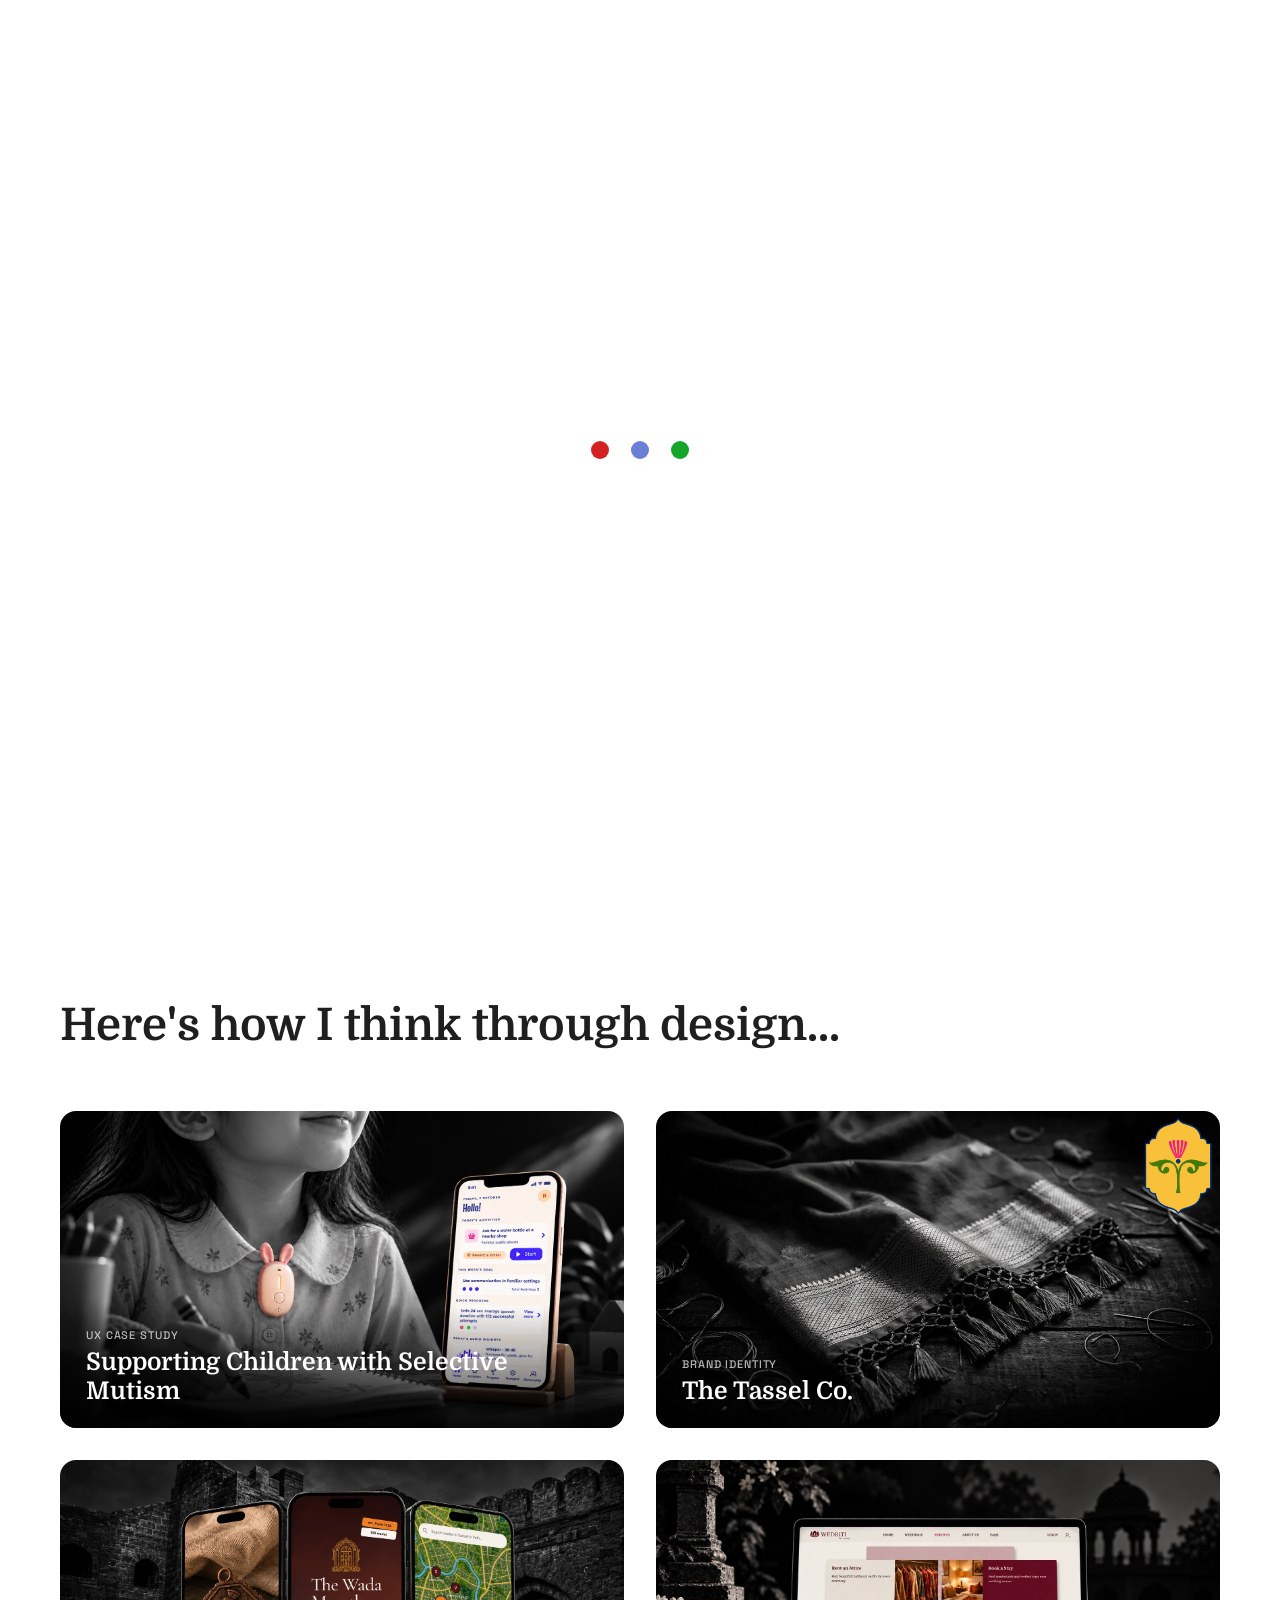
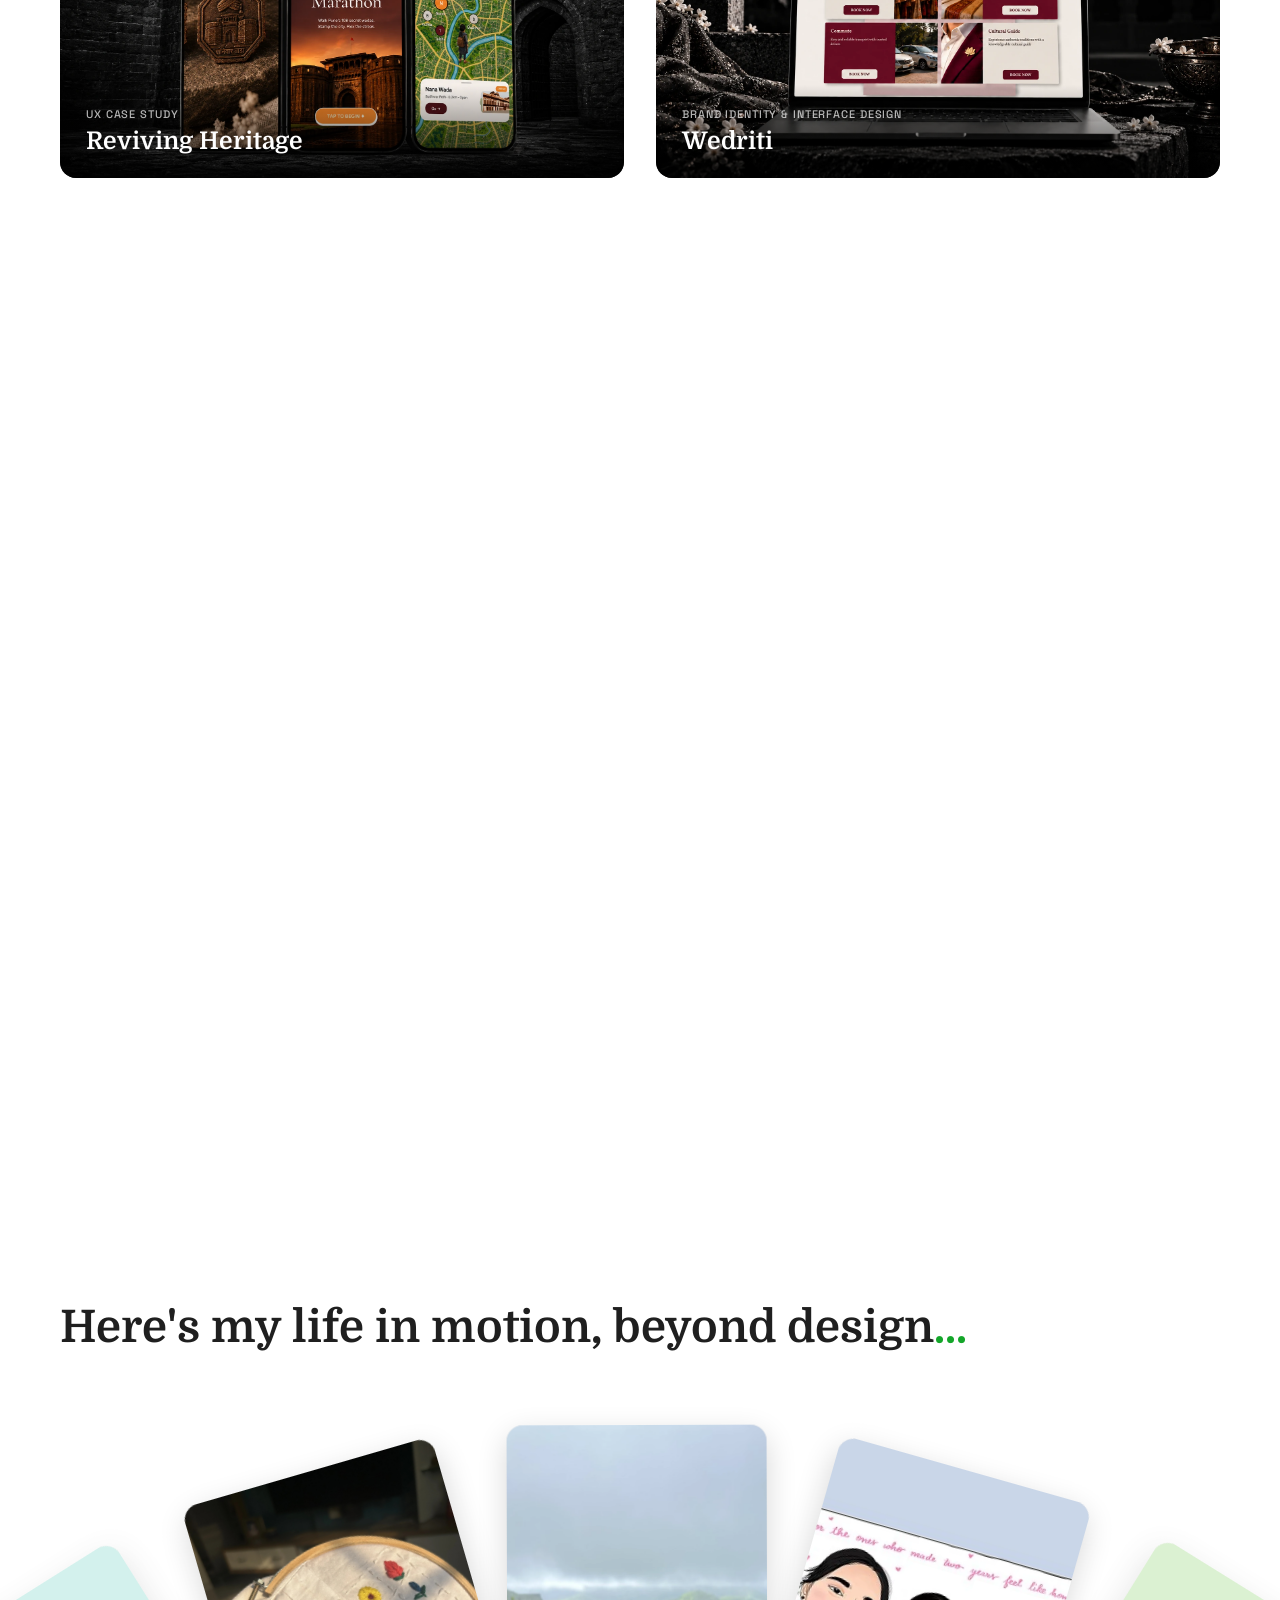
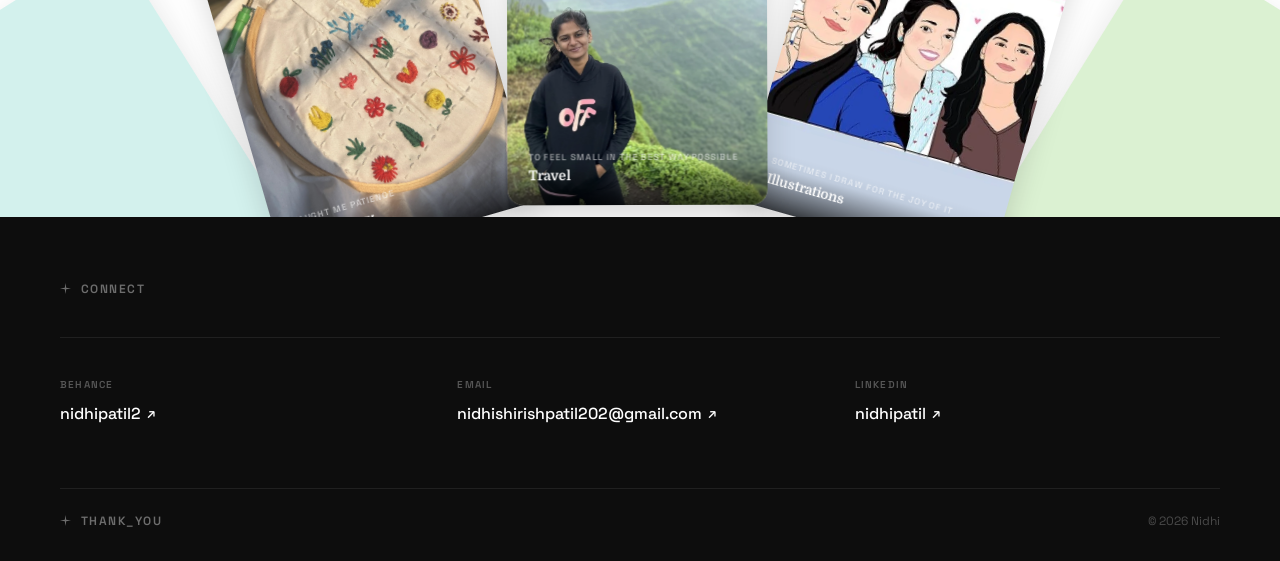
<file: index.html>
<!DOCTYPE html>
<html lang="en">
<head>
  <meta charset="UTF-8" />
  <meta name="viewport" content="width=device-width, initial-scale=1, viewport-fit=cover" />
  <title>Nidhi Patil &nbsp;·&nbsp; UX Designer</title>
  <meta name="description" content="Nidhi Patil — UX Designer creating thoughtful, human-centered experiences grounded in purpose." />
  <link rel="icon" type="image/png" href="favicon.png">

  <!-- Fonts -->
  <link rel="stylesheet" href="css/fonts.css" />

  <link rel="stylesheet" href="css/style.css" />
</head>
<body>

<!-- PAGE LOADER — shown for a few seconds on first paint, then fades out
     (see #page-loader rules in css/style.css and the loader IIFE at the
     top of js/main.js). Only on this page, by design. -->
<div id="page-loader" aria-hidden="true">
  <div class="loader-grid">
    <span class="loader-dot loader-dot--red"></span>
    <span class="loader-dot loader-dot--blue"></span>
    <span class="loader-dot loader-dot--green"></span>
  </div>
</div>

<!-- CURSOR -->
<div id="cursor-dot"></div>

<!-- ============================================================
     NAV
     ============================================================ -->
<nav class="nav">
  <a href="index.html" class="nav-logo" aria-label="Home">
    <!-- N logo — replace src with your actual logo image -->
    <img class="logo-svg" src="assets/images/logo.webp" alt="Nidhi Patil logo" />
  </a>

  <div class="nav-links">
    <a href="index.html" class="active">Home</a>
    <a href="#works">Works</a>
    <a href="pages/ai-lab.html">AI Lab</a>
    <a href="pages/resume.html">Resume</a>
  </div>

  <button class="nav-burger" aria-label="Toggle menu" aria-expanded="false">
    <span></span><span></span><span></span>
  </button>
</nav>

<!-- Mobile menu -->
<div class="mobile-menu" role="dialog" aria-label="Navigation">
  <a href="index.html" class="active">Home</a>
  <a href="#works">Works</a>
  <a href="pages/ai-lab.html">AI Lab</a>
  <a href="pages/resume.html">Resume</a>
</div>

<!-- ============================================================
     PAGE
     ============================================================ -->
<main class="page-body">

  <!-- HERO -->
  <section class="hero" id="home">
    <div class="hero-body">
      <div class="hero-heading">
        <p>Hi, I'm Nidhi</p>
        <p>I design experiences</p>
        <p class="hero-line3">
          <span>that are&nbsp;</span>
          <span id="typing-word"
                class="typing-word"
                data-words="thoughtful,|human-centered,|intuitive,"
                data-colors="#D42222|#6B7FD4|#14A62A"
                style="color:#D42222">
            <span class="typing-text"></span><span class="typing-caret" style="background:#D42222"></span>
          </span>
        </p>
        <p>and grounded in purpose.</p>
      </div>
    </div>

    <!-- Marquee banner — JS (main.js) clones this single unit enough times
         to fill the viewport, then duplicates that whole run once more for
         a seamless loop. Don't hand-duplicate the phrases here: a fixed
         number of copies runs out of content on wide screens, leaving the
         banner visibly empty between phrases. -->
    <div class="hero-banner">
      <div class="hero-banner-track" id="hero-banner-track">
        <span class="text">I care about the "why" behind actions</span>
        <span class="star"><svg width="11" height="11" viewBox="0 0 18 18" fill="none"><path d="M9 0L10.2 7.8L18 9L10.2 10.2L9 18L7.8 10.2L0 9L7.8 7.8Z" fill="white"/></svg></span>
        <span class="text">I love to observe, question and simplify</span>
        <span class="star"><svg width="11" height="11" viewBox="0 0 18 18" fill="none"><path d="M9 0L10.2 7.8L18 9L10.2 10.2L9 18L7.8 10.2L0 9L7.8 7.8Z" fill="white"/></svg></span>
        <span class="text">I organize chaos into meaningful flows</span>
        <span class="star"><svg width="11" height="11" viewBox="0 0 18 18" fill="none"><path d="M9 0L10.2 7.8L18 9L10.2 10.2L9 18L7.8 10.2L0 9L7.8 7.8Z" fill="white"/></svg></span>
      </div>
    </div>
  </section>

  <!-- ============================================================
       WORKS / PROJECTS
       ============================================================ -->
  <section class="section" id="works">
    <div class="section-inner">
      <h2 class="section-title reveal">Here's how I think through design...</h2>

      <div class="projects-grid">

        <!-- Row 1: Selective Mutism (left), The Tassel Co. (right) -->
        <a href="pages/brave-buddy.html" class="project-card reveal">
          <img src="assets/images/sm-cover.webp" alt="Supporting Children with Selective Mutism" />
          <div class="project-card-info">
            <p class="project-card-tag">UX Case Study</p>
            <h3 class="project-card-title">Supporting Children with Selective Mutism</h3>
          </div>
        </a>

        <a href="pages/tassel.html" class="project-card reveal">
          <img src="assets/images/tassel_cover.png" alt="The Tassel Co." />
          <div class="project-card-info">
            <p class="project-card-tag">Brand Identity</p>
            <h3 class="project-card-title">The Tassel Co.</h3>
          </div>
        </a>

        <!-- Row 2: Reviving Heritage (left), Wedriti (right) -->
        <a href="pages/reviving-heritage.html" class="project-card reveal">
          <img src="assets/images/revivingheritage-cover.webp" alt="Reviving Heritage" />
          <div class="project-card-info">
            <p class="project-card-tag">UX Case Study</p>
            <h3 class="project-card-title">Reviving Heritage</h3>
          </div>
        </a>

        <a href="pages/wedriti.html" class="project-card reveal">
          <img src="assets/images/wedriti-cover.webp" alt="Wedriti" />
          <div class="project-card-info">
            <p class="project-card-tag">Brand Identity &amp; Interface Design</p>
            <h3 class="project-card-title">Wedriti</h3>
          </div>
        </a>

      </div>

      <a href="pages/more-projects.html" class="more-projects-link reveal">Explore More Projects <span aria-hidden="true">&rarr;</span></a>
    </div>
  </section>

  <!-- ============================================================
       ABOUT
       ============================================================ -->
  <section class="section about" id="about">
    <div class="about-inner">
      <div>
        <h2 class="section-title reveal">About me...</h2>
        <div class="about-rows">
          <div class="about-row reveal">
            <span class="about-label">My Goal</span>
            <p class="about-text">I want to design meaningful experiences that make complex interactions feel simple, intuitive, and human. I aim to create solutions that are both useful for people and purposeful for the context they exist in.</p>
          </div>
          <div class="about-row reveal">
            <span class="about-label">My Background</span>
            <p class="about-text">With 2 years of experience as a Data Engineer, my curiosity gradually evolved from solving technical problems to understanding human behavior and the way people interact with systems, leading me toward UX design and human-centered thinking.</p>
          </div>
          <div class="about-row reveal">
            <span class="about-label">My Approach</span>
            <p class="about-text">I believe good design starts with empathy, asking questions, listening closely, and building experiences that feel intuitive and not just screens that look pretty.</p>
          </div>
        </div>
      </div>

      <div class="about-photo-wrap reveal">
        <picture class="about-photo-card">
          <source srcset="assets/images/about-polaroid.webp" type="image/webp" />
          <img src="assets/images/about-polaroid.webp" alt="Nidhi Patil" />
        </picture>
        <div class="about-stamp" aria-hidden="true">
          <svg width="110" height="110" viewBox="0 0 110 110" fill="none" xmlns="http://www.w3.org/2000/svg">
            <circle cx="55" cy="55" r="47.96" stroke="var(--stamp-ink)" stroke-width="2.2" fill="none" stroke-dasharray="3.96 2.97" />
            <circle cx="55" cy="55" r="37.95" stroke="var(--stamp-ink)" stroke-width="1.43" fill="none" />
            <text x="55" y="46.62" text-anchor="middle" dominant-baseline="middle" class="about-stamp-text" letter-spacing="3.08">DESIGN</text>
            <text x="55" y="56.74" text-anchor="middle" dominant-baseline="middle" class="about-stamp-text" letter-spacing="3.08">WITH</text>
            <text x="55" y="66.86" text-anchor="middle" dominant-baseline="middle" class="about-stamp-text" letter-spacing="2.2">INTENT</text>
          </svg>
        </div>
      </div>
    </div>
  </section>

  <!-- ============================================================
       LIFE BEYOND DESIGN — ARC CAROUSEL
       ============================================================ -->
  <section class="section arc-section" id="beyond">
    <div class="section-inner">
      <h2 class="section-title reveal">Here's my life in motion, beyond design<span class="arc-title-dots">...</span></h2>
    </div>

    <!--
      Arc carousel — built from scratch in JS (no Framer, no library).
      Each .arc-card below is just a static slot: a media box (JS drops
      an <img> in here, or falls back to the pastel box if the image
      in ARC_CONFIG.images 404s) plus a caption. All positioning,
      motion and responsiveness is handled by the "ARC CAROUSEL"
      block in js/main.js — see ARC_CONFIG there to tweak card count,
      speed, direction, curve, size, etc.
    -->
    <div class="arc-stage">
      <div class="arc-track">

        <!-- Card 1 -->
        <div class="arc-card">
          <div class="arc-card-media"></div>
          <div class="arc-card-label">
            <p class="arc-card-sublabel">to feel small in the best way possible</p>
            <p class="arc-card-name">Travel</p>
          </div>
        </div>

        <!-- Card 2 -->
        <div class="arc-card">
          <div class="arc-card-media"></div>
          <div class="arc-card-label">
            <p class="arc-card-sublabel">sometimes I draw for the joy of it</p>
            <p class="arc-card-name">Illustrations</p>
          </div>
        </div>

        <!-- Card 3 -->
        <div class="arc-card">
          <div class="arc-card-media"></div>
          <div class="arc-card-label">
            <p class="arc-card-sublabel">Experimenting with things that feel satisfying</p>
            <p class="arc-card-name">Clay &amp; Making</p>
          </div>
        </div>

        <!-- Card 4 -->
        <div class="arc-card">
          <div class="arc-card-media"></div>
          <div class="arc-card-label">
            <p class="arc-card-sublabel">Making &gt;&gt; Buying</p>
            <p class="arc-card-name">Crafting</p>
          </div>
        </div>

        <!-- Card 5 -->
        <div class="arc-card">
          <div class="arc-card-media"></div>
          <div class="arc-card-label">
            <p class="arc-card-sublabel">help me escape my own thoughts</p>
            <p class="arc-card-name">Books</p>
          </div>
        </div>

        <!-- Card 6 -->
        <div class="arc-card">
          <div class="arc-card-media"></div>
          <div class="arc-card-label">
            <p class="arc-card-sublabel">where my love for details started</p>
            <p class="arc-card-name">Rangoli</p>
          </div>
        </div>

        <!-- Card 7 -->
        <div class="arc-card">
          <div class="arc-card-media"></div>
          <div class="arc-card-label">
            <p class="arc-card-sublabel">taught me patience</p>
            <p class="arc-card-name">Embroidery</p>
          </div>
        </div>

      </div>
    </div>
  </section>

  <!-- ============================================================
       FOOTER
       ============================================================ -->
  <footer class="footer" id="contact">
    <div class="footer-inner">
      <p class="footer-connect"><span class="star"><svg width="11" height="11" viewBox="0 0 18 18" fill="none"><path d="M9 0L10.2 7.8L18 9L10.2 10.2L9 18L7.8 10.2L0 9L7.8 7.8Z" fill="currentColor"/></svg></span>Connect</p>
      <div class="footer-links">
        <div class="footer-link-group">
          <p class="footer-link-label">Behance</p>
          <a href="https://www.behance.net/nidhipatil2" target="_blank" rel="noopener">
            nidhipatil2 <span class="arrow">↗</span>
          </a>
        </div>
        <div class="footer-link-group">
          <p class="footer-link-label">Email</p>
          <a href="mailto:nidhishirishpatil202@gmail.com">
            nidhishirishpatil202@gmail.com <span class="arrow">↗</span>
          </a>
        </div>
        <div class="footer-link-group">
          <p class="footer-link-label">LinkedIn</p>
          <a href="https://www.linkedin.com/in/nidhi-p-033a4b19b/" target="_blank" rel="noopener">
            nidhipatil <span class="arrow">↗</span>
          </a>
        </div>
      </div>
      <div class="footer-bottom">
        <span class="footer-bottom-left"><span class="star"><svg width="11" height="11" viewBox="0 0 18 18" fill="none"><path d="M9 0L10.2 7.8L18 9L10.2 10.2L9 18L7.8 10.2L0 9L7.8 7.8Z" fill="currentColor"/></svg></span>Thank_you</span>
        <span class="footer-copyright">© 2026 Nidhi</span>
      </div>
    </div>
  </footer>

</main>

<script src="js/main.js"></script>
</body>
</html>
</file>
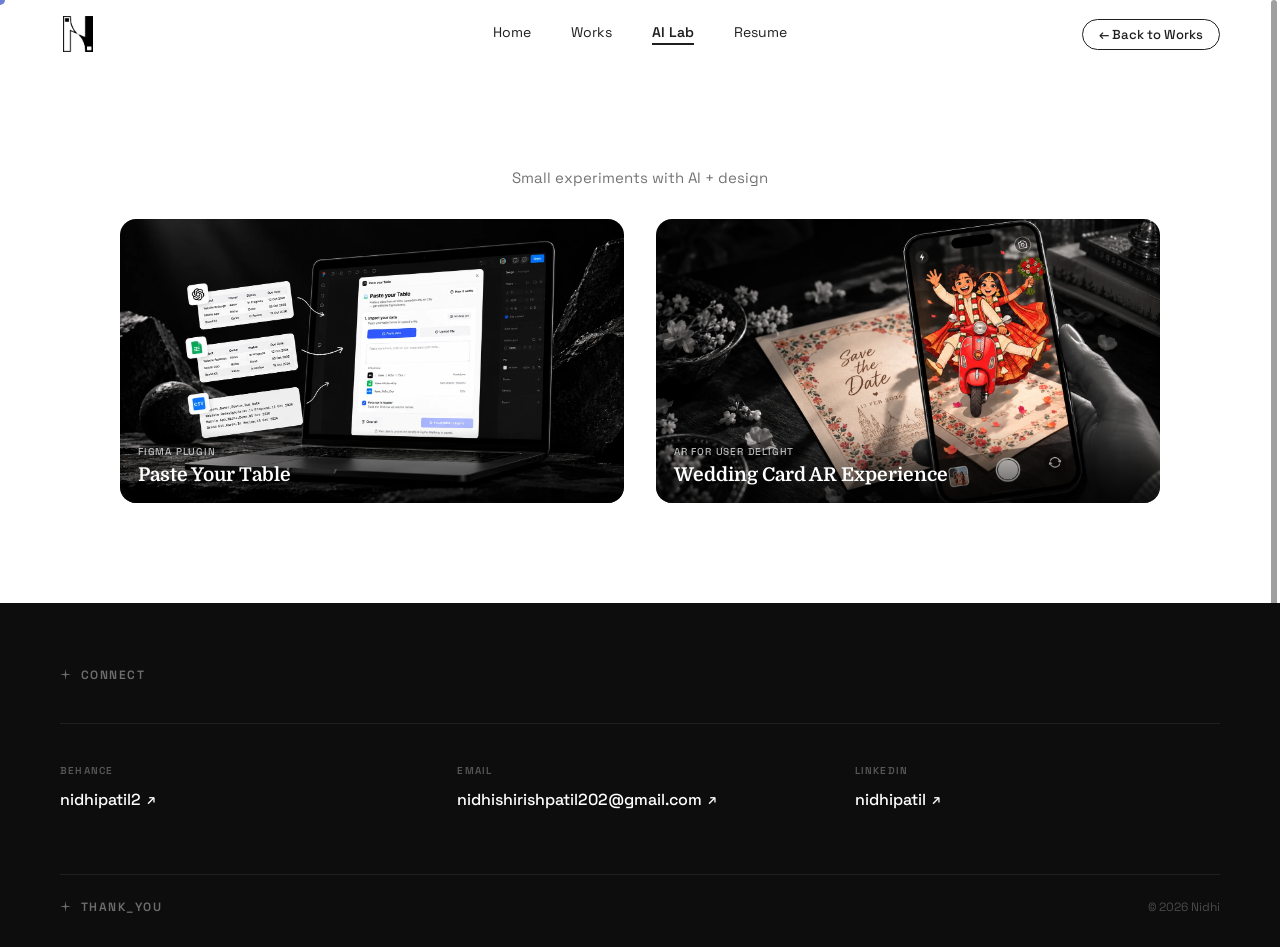
<file: pages/ai-lab.html>
<!DOCTYPE html>
<html lang="en">
<head>
  <meta charset="UTF-8" />
  <meta name="viewport" content="width=device-width, initial-scale=1, viewport-fit=cover" />
  <title>AI Lab &nbsp;·&nbsp; Nidhi Patil</title>
  <link rel="icon" type="image/png" href="../favicon.png">
  <link rel="stylesheet" href="../css/fonts.css" />
  <link rel="stylesheet" href="../css/style.css" />
</head>
<body>

<div id="cursor-dot"></div>

<!-- NAV -->
<nav class="nav">
  <a href="../index.html" class="nav-logo" aria-label="Home">
    <img class="logo-svg" src="../assets/images/logo.webp" alt="Nidhi Patil logo" />
  </a>

  <div class="nav-links">
    <a href="../index.html">Home</a>
    <a href="../index.html#works">Works</a>
    <a href="ai-lab.html" class="active">AI Lab</a>
    <a href="resume.html">Resume</a>
  </div>

  <a href="../index.html#works" class="nav-back">← Back to Works</a>

  <button class="nav-burger" aria-label="Toggle menu">
    <span></span><span></span><span></span>
  </button>
</nav>

<!-- Mobile menu -->
<div class="mobile-menu" role="dialog">
  <a href="../index.html">Home</a>
  <a href="../index.html#works">Works</a>
  <a href="ai-lab.html">AI Lab</a>
  <a href="resume.html">Resume</a>
  <a href="../index.html#works">← Back to Works</a>
</div>

<main class="page-body">

  <section class="section more-projects-page">
    <div class="section-inner">

      <!-- AI LAB -->
      <div class="ai-lab">
        <p class="ai-lab-subtitle reveal">Small experiments with AI + design</p>

        <div class="ai-lab-grid">

          <a href="figma-plugin.html" class="ai-lab-card reveal">
            <img src="../assets/images/PasteTable_cover.webp" alt="Paste Your Table" />
            <div class="project-card-info">
              <p class="project-card-tag">Figma Plugin</p>
              <h3 class="project-card-title">Paste Your Table</h3>
            </div>
          </a>

          <a href="ar-wedding.html" class="ai-lab-card reveal">
            <img src="../assets/images/AR_cover.webp" alt="Wedding Card AR Experience" />
            <div class="project-card-info">
              <p class="project-card-tag">AR for user delight</p>
              <h3 class="project-card-title">Wedding Card AR Experience</h3>
            </div>
          </a>

        </div>
      </div>

    </div>
  </section>

</main>

<!-- FOOTER -->
<footer class="footer">
  <div class="footer-inner">
    <p class="footer-connect"><span class="star"><svg width="11" height="11" viewBox="0 0 18 18" fill="none"><path d="M9 0L10.2 7.8L18 9L10.2 10.2L9 18L7.8 10.2L0 9L7.8 7.8Z" fill="currentColor"/></svg></span>Connect</p>
    <div class="footer-links">
      <div class="footer-link-group">
        <p class="footer-link-label">Behance</p>
        <a href="https://www.behance.net/nidhipatil2" target="_blank" rel="noopener">nidhipatil2 <span class="arrow">↗</span></a>
      </div>
      <div class="footer-link-group">
        <p class="footer-link-label">Email</p>
        <a href="mailto:nidhishirishpatil202@gmail.com">nidhishirishpatil202@gmail.com <span class="arrow">↗</span></a>
      </div>
      <div class="footer-link-group">
        <p class="footer-link-label">LinkedIn</p>
        <a href="https://www.linkedin.com/in/nidhi-p-033a4b19b/" target="_blank" rel="noopener">nidhipatil <span class="arrow">↗</span></a>
      </div>
    </div>
    <div class="footer-bottom">
      <span class="footer-bottom-left"><span class="star"><svg width="11" height="11" viewBox="0 0 18 18" fill="none"><path d="M9 0L10.2 7.8L18 9L10.2 10.2L9 18L7.8 10.2L0 9L7.8 7.8Z" fill="currentColor"/></svg></span>Thank_you</span>
      <span class="footer-copyright">© 2026 Nidhi</span>
    </div>
  </div>
</footer>

<script src="../js/main.js"></script>
</body>
</html>
</file>
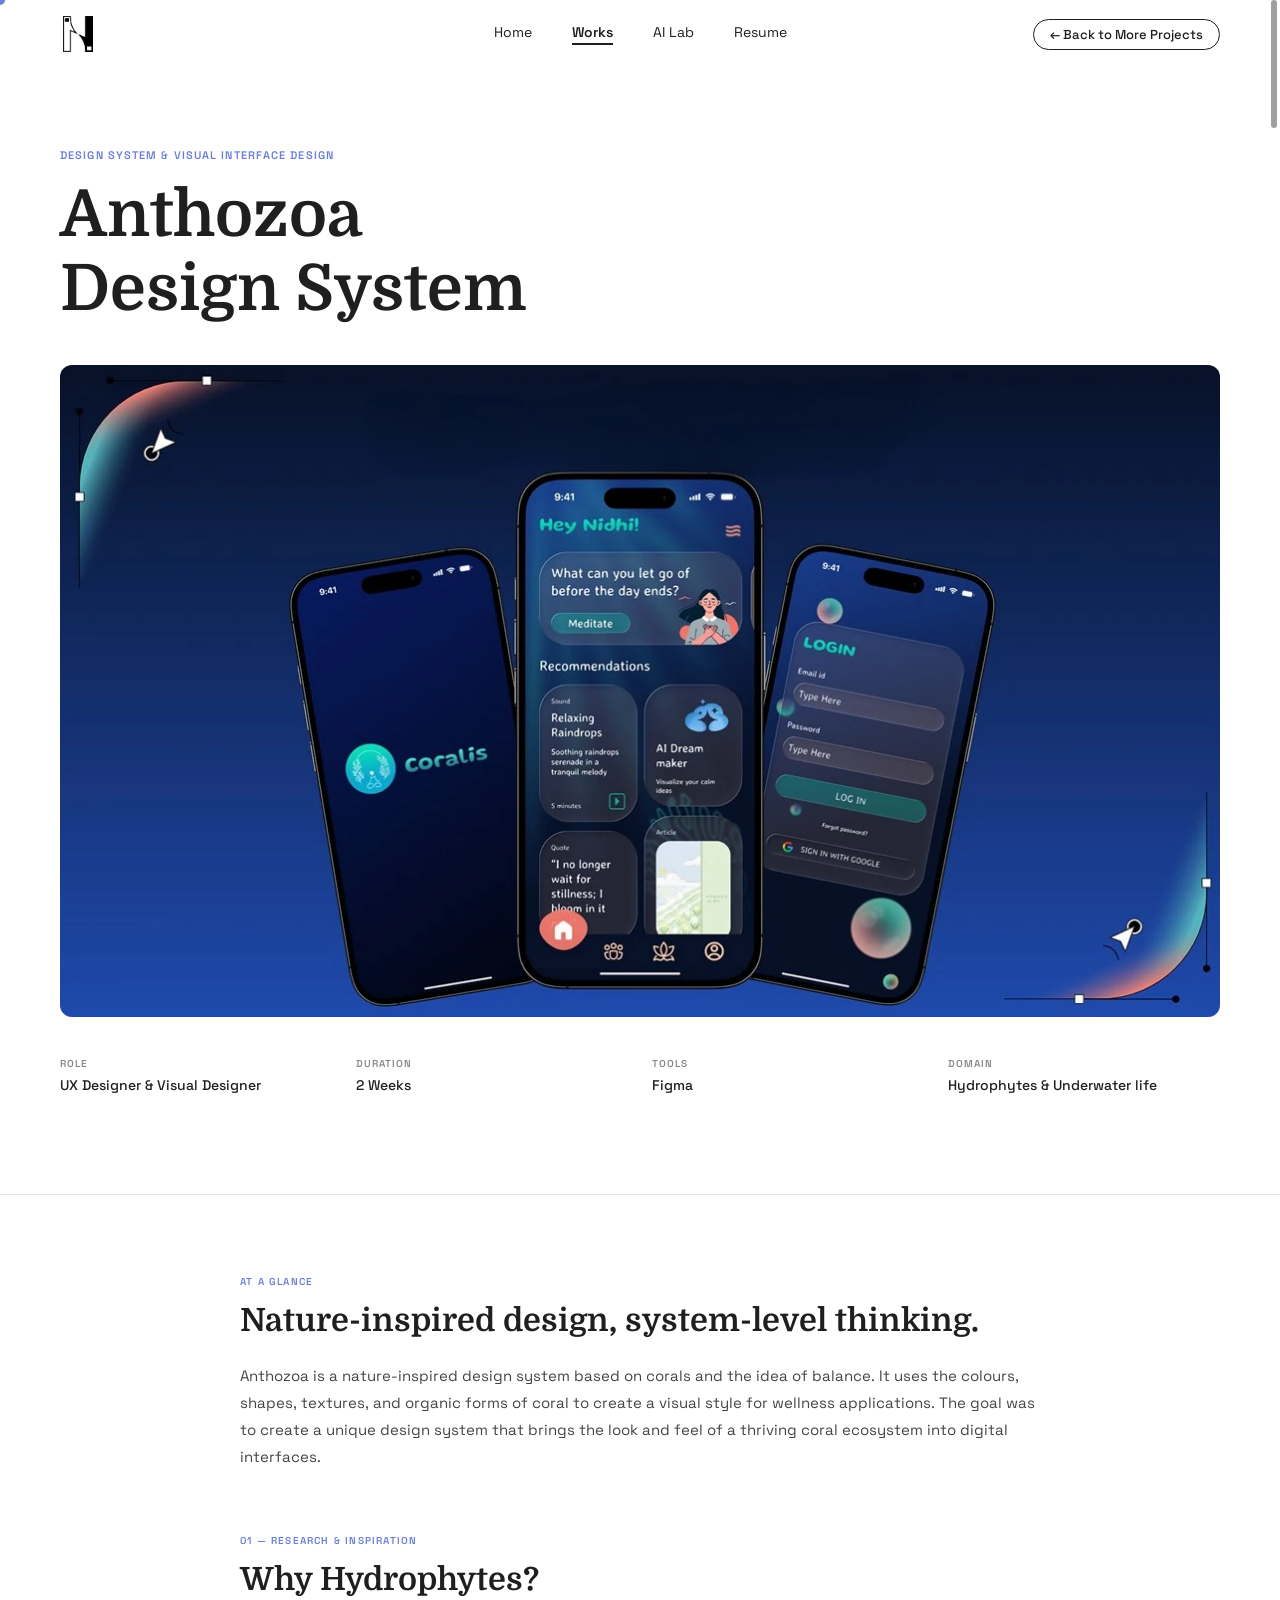
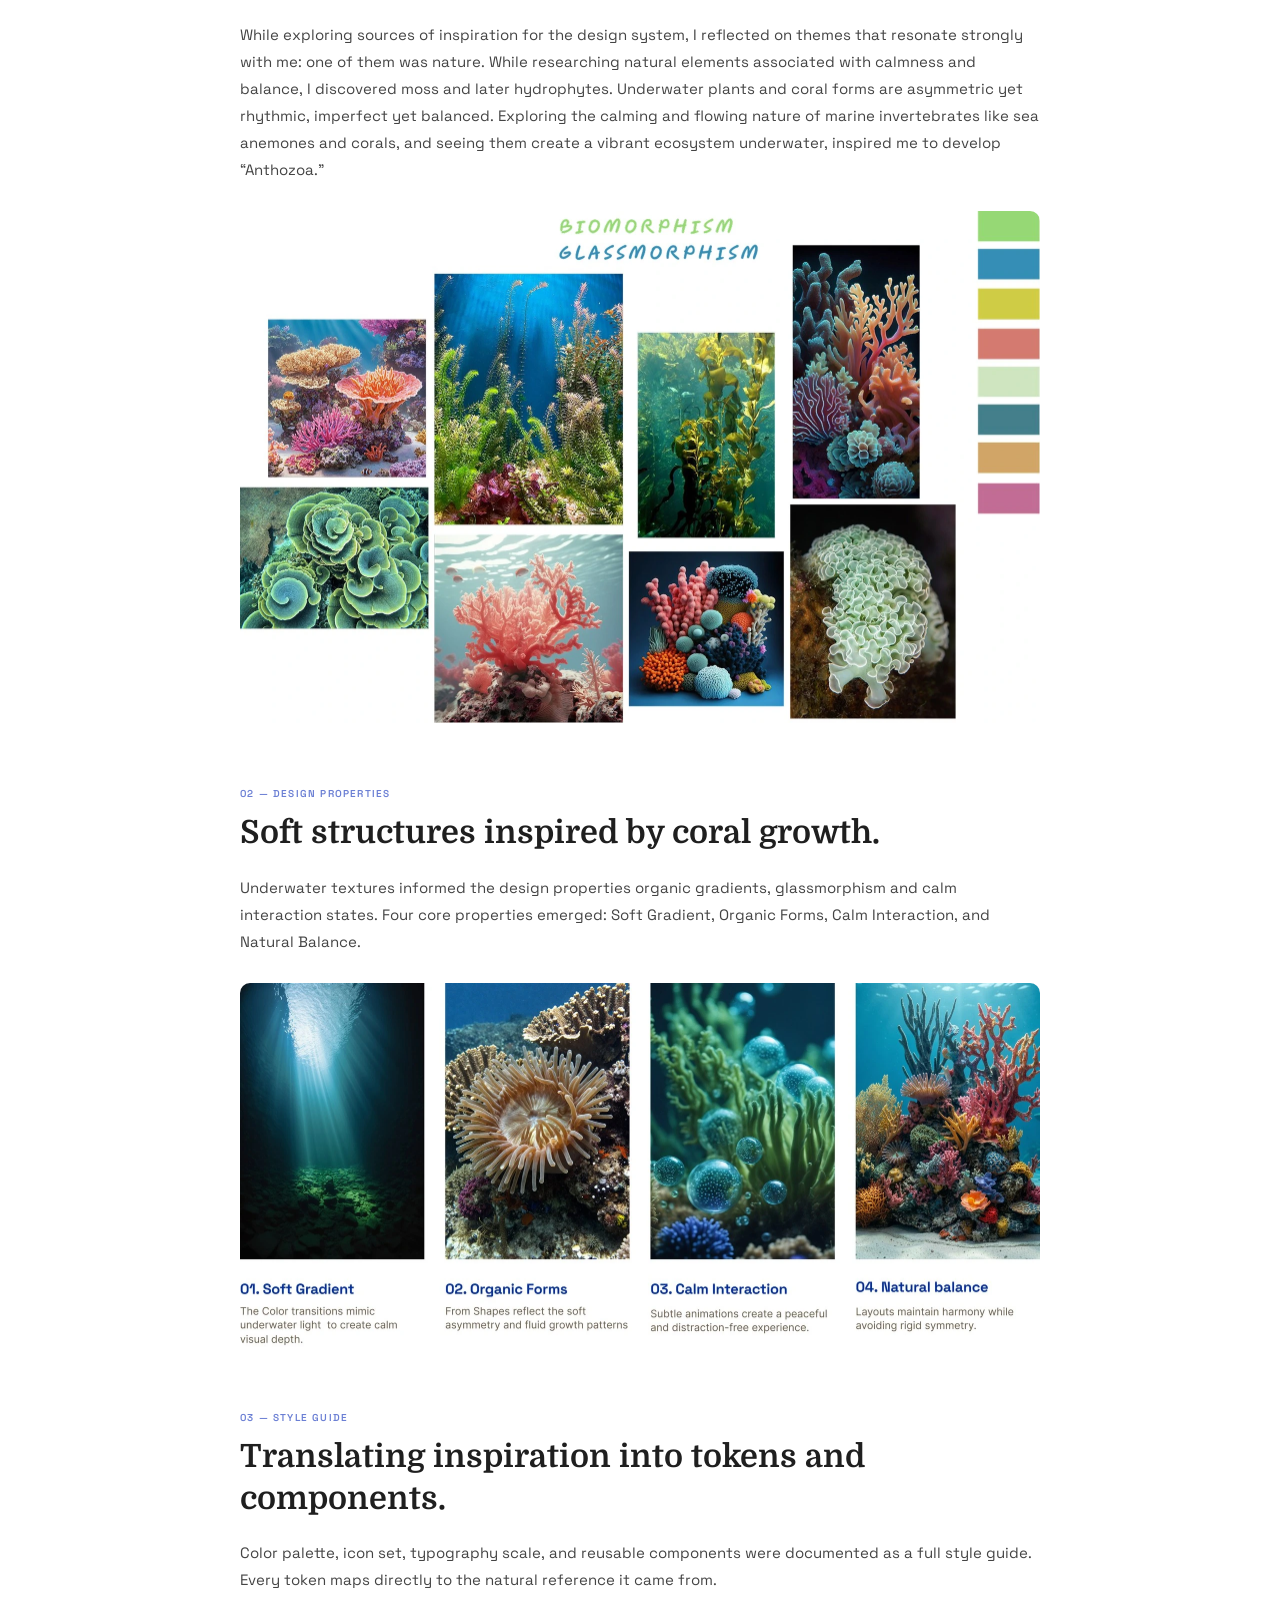
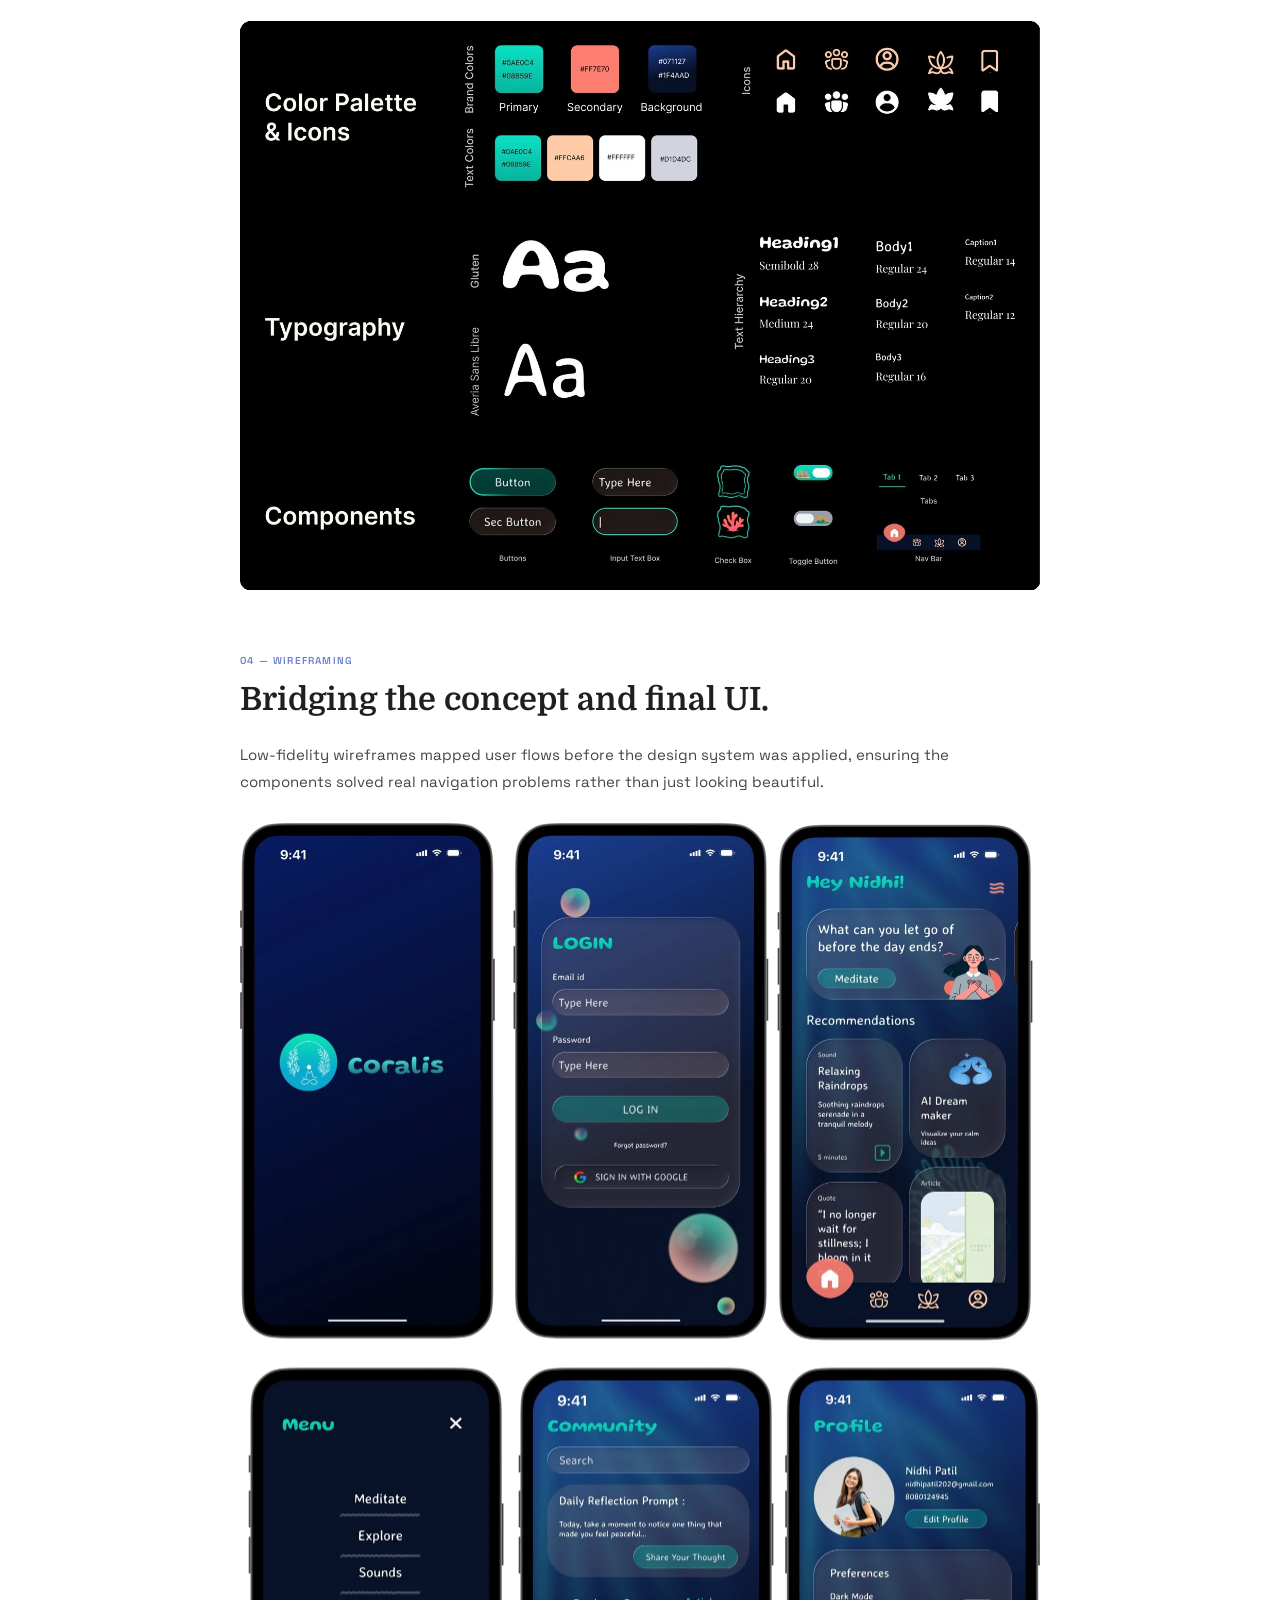
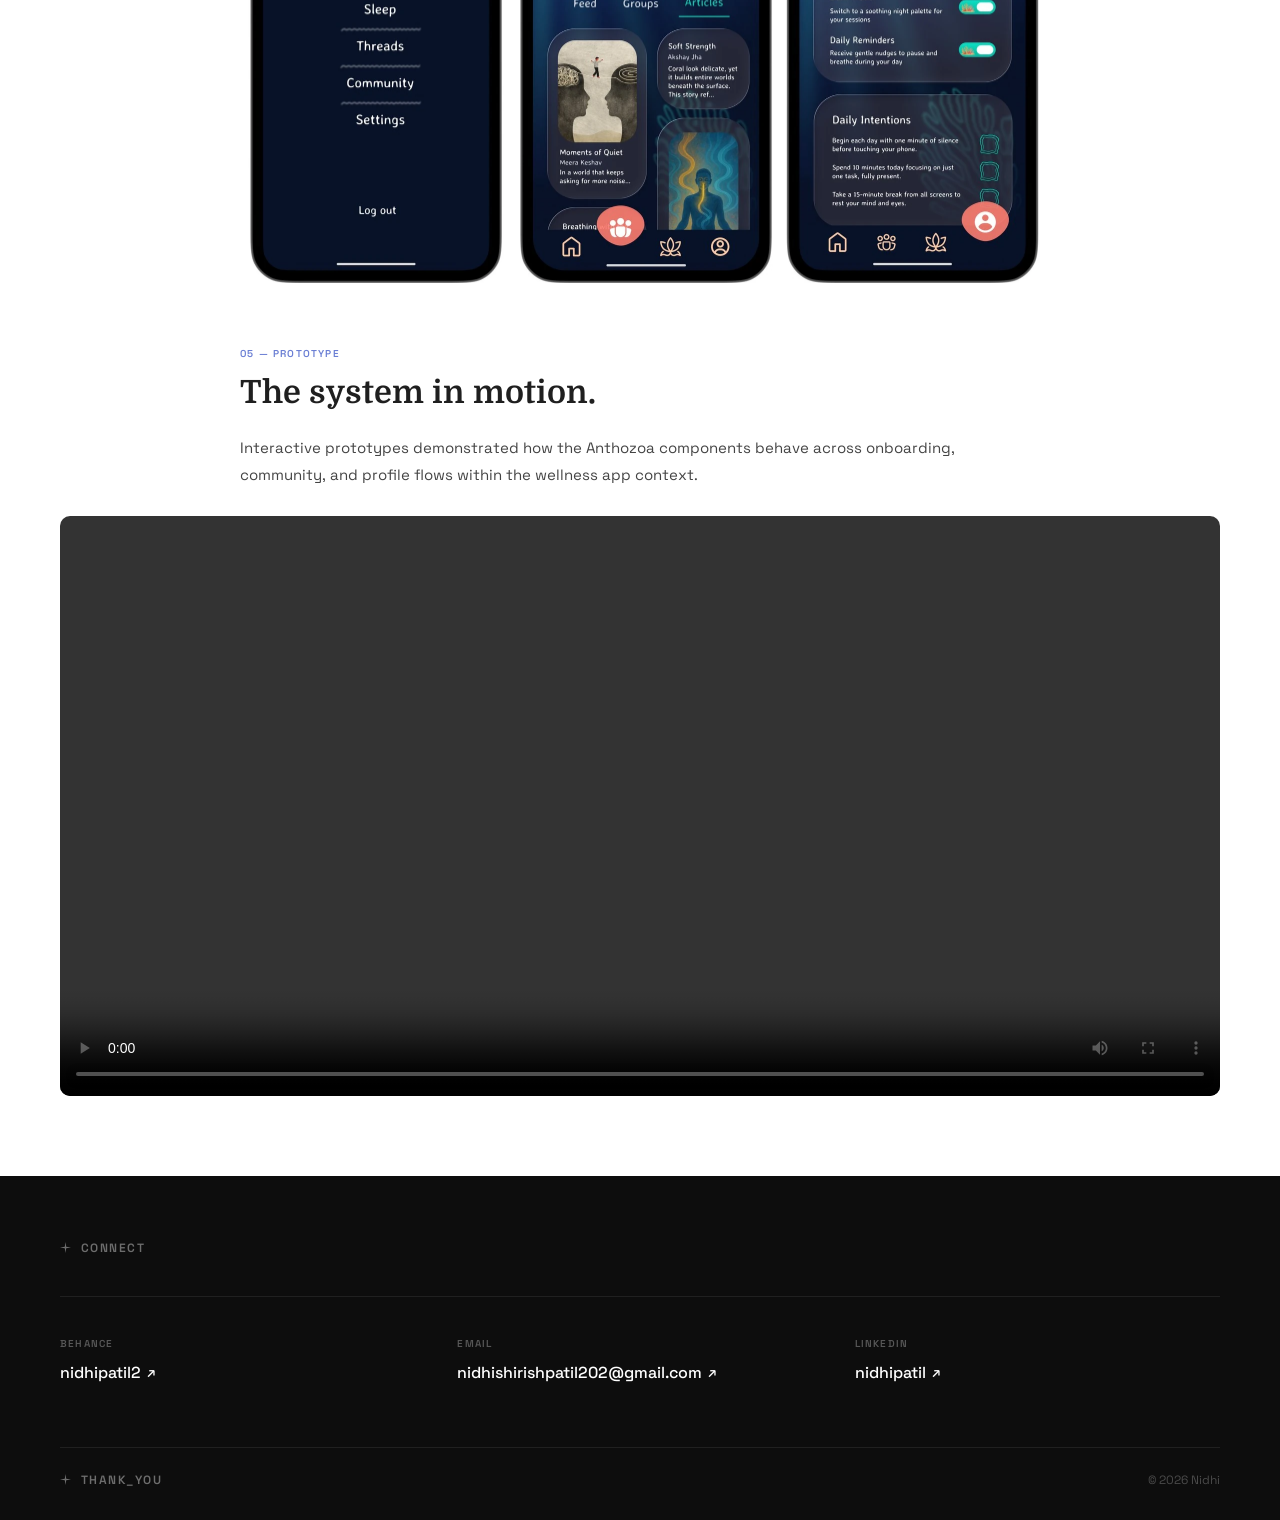
<file: pages/anthozoa.html>
<!DOCTYPE html>
<html lang="en">
<head>
  <meta charset="UTF-8" />
  <meta name="viewport" content="width=device-width, initial-scale=1, viewport-fit=cover" />
  <title>Anthozoa Design System &nbsp;·&nbsp; Nidhi Patil</title>
  <link rel="stylesheet" href="../css/fonts.css" />
  <link rel="stylesheet" href="../css/style.css" />
</head>
<body>

<div id="cursor-dot"></div>

<!-- NAV -->
<nav class="nav">
  <a href="../index.html" class="nav-logo" aria-label="Home">
    <img class="logo-svg" src="../assets/images/logo.webp" alt="Nidhi Patil logo" />
  </a>

  <div class="nav-links">
    <a href="../index.html">Home</a>
    <a href="../index.html#works" class="active">Works</a>
    <a href="ai-lab.html">AI Lab</a>
    <a href="resume.html">Resume</a>
  </div>

  <a href="more-projects.html" class="nav-back">← Back to More Projects</a>

  <button class="nav-burger" aria-label="Toggle menu">
    <span></span><span></span><span></span>
  </button>
</nav>

<!-- Mobile menu -->
<div class="mobile-menu" role="dialog">
  <a href="../index.html">Home</a>
  <a href="../index.html#works">Works</a>
  <a href="ai-lab.html">AI Lab</a>
  <a href="resume.html">Resume</a>
  <a href="more-projects.html">← Back to More Projects</a>
</div>

<main class="page-body">

  <!-- HERO -->
  <div class="cs-hero">
    <div class="cs-hero-inner">
      <p class="cs-tag">Design System &amp; Visual Interface Design</p>
      <h1 class="cs-title">Anthozoa<br>Design System</h1>

      <img class="cs-cover" src="../assets/images/anthozoa-heroimg.webp" alt="Anthozoa Design System" loading="lazy" decoding="async" style="aspect-ratio:1165/655;object-fit:contain;" />

      <div class="cs-meta">
        <div class="cs-meta-item">
          <p class="cs-meta-label">Role</p>
          <p class="cs-meta-val">UX Designer &amp; Visual Designer</p>
        </div>
        <div class="cs-meta-item">
          <p class="cs-meta-label">Duration</p>
          <p class="cs-meta-val">2 Weeks</p>
        </div>
        <div class="cs-meta-item">
          <p class="cs-meta-label">Tools</p>
          <p class="cs-meta-val">Figma</p>
        </div>
        <div class="cs-meta-item">
          <p class="cs-meta-label">Domain</p>
          <p class="cs-meta-val">Hydrophytes &amp; Underwater life</p>
        </div>
      </div>
    </div>
  </div>

  <!-- BODY -->
  <div class="cs-body">
    <div class="cs-body-inner">

      <div class="reveal">
        <p class="cs-section-label">At a glance</p>
        <h2 class="cs-section-heading">Nature-inspired design, system-level thinking.</h2>
        <p class="cs-section-text">Anthozoa is a nature-inspired design system based on corals and the idea of balance. It uses the colours, shapes, textures, and organic forms of coral to create a visual style for wellness applications. The goal was to create a unique design system that brings the look and feel of a thriving coral ecosystem into digital interfaces.</p>
      </div>

      <div class="reveal">
        <p class="cs-section-label">01 — Research &amp; Inspiration</p>
        <h2 class="cs-section-heading">Why Hydrophytes?</h2>
        <p class="cs-section-text">While exploring sources of inspiration for the design system, I reflected on themes that resonate strongly with me: one of them was nature. While researching natural elements associated with calmness and balance, I discovered moss and later hydrophytes.
Underwater plants and coral forms are asymmetric yet rhythmic, imperfect yet balanced. Exploring the calming and flowing nature of marine invertebrates like sea anemones and corals, and seeing them create a vibrant ecosystem underwater, inspired me to develop “Anthozoa.”</p>
        <img src="../assets/images/anthozoa-moodboard.webp" alt="Moodboard" style="margin-top:28px;border-radius:10px;width:100%;" loading="lazy" decoding="async" />
      </div>

      <div class="reveal">
        <p class="cs-section-label">02 — Design Properties</p>
        <h2 class="cs-section-heading">Soft structures inspired by coral growth.</h2>
        <p class="cs-section-text">Underwater textures informed the design properties organic gradients, glassmorphism and calm interaction states. Four core properties emerged: Soft Gradient, Organic Forms, Calm Interaction, and Natural Balance.</p>
        <img src="../assets/images/anthozoa-design-properties.webp" alt="Design properties grid" style="margin-top:28px;border-radius:10px;width:100%;" loading="lazy" decoding="async" />
      </div>

      <div class="reveal">
        <p class="cs-section-label">03 — Style Guide</p>
        <h2 class="cs-section-heading">Translating inspiration into tokens and components.</h2>
        <p class="cs-section-text">Color palette, icon set, typography scale, and reusable components were documented as a full style guide. Every token maps directly to the natural reference it came from.</p>
        <img src="../assets/images/anthozoa-StyleGuide.webp" alt="Style guide" style="margin-top:28px;width:100%;display:block;" loading="lazy" decoding="async" />
      </div>

      <div class="reveal">
        <p class="cs-section-label">04 — Wireframing</p>
        <h2 class="cs-section-heading">Bridging the concept and final UI.</h2>
        <p class="cs-section-text">Low-fidelity wireframes mapped user flows before the design system was applied, ensuring the components solved real navigation problems rather than just looking beautiful.</p>
        <img src="../assets/images/anthozoa-wireframes.webp" alt="Wireframes" style="margin-top:28px;border-radius:10px;width:100%;" loading="lazy" decoding="async" />
      </div>

      <div class="reveal">
        <p class="cs-section-label">05 — Prototype</p>
        <h2 class="cs-section-heading">The system in motion.</h2>
        <p class="cs-section-text">Interactive prototypes demonstrated how the Anthozoa components behave across onboarding, community, and profile flows within the wellness app context.</p>
        <video class="cs-full-image" style="margin-top:28px;" src="../assets/videos/anthozoa-prototype.mp4" controls preload="metadata"></video>
      </div>

    </div>
  </div>

</main>

<!-- FOOTER -->
<footer class="footer">
  <div class="footer-inner">
    <p class="footer-connect"><span class="star"><svg width="11" height="11" viewBox="0 0 18 18" fill="none"><path d="M9 0L10.2 7.8L18 9L10.2 10.2L9 18L7.8 10.2L0 9L7.8 7.8Z" fill="currentColor"/></svg></span>Connect</p>
    <div class="footer-links">
      <div class="footer-link-group">
        <p class="footer-link-label">Behance</p>
        <a href="https://www.behance.net/nidhipatil2" target="_blank" rel="noopener">nidhipatil2 <span class="arrow">↗</span></a>
      </div>
      <div class="footer-link-group">
        <p class="footer-link-label">Email</p>
        <a href="mailto:nidhishirishpatil202@gmail.com">nidhishirishpatil202@gmail.com <span class="arrow">↗</span></a>
      </div>
      <div class="footer-link-group">
        <p class="footer-link-label">LinkedIn</p>
        <a href="https://www.linkedin.com/in/nidhi-p-033a4b19b/" target="_blank" rel="noopener">nidhipatil <span class="arrow">↗</span></a>
      </div>
    </div>
    <div class="footer-bottom">
      <span class="footer-bottom-left"><span class="star"><svg width="11" height="11" viewBox="0 0 18 18" fill="none"><path d="M9 0L10.2 7.8L18 9L10.2 10.2L9 18L7.8 10.2L0 9L7.8 7.8Z" fill="currentColor"/></svg></span>Thank_you</span>
      <span class="footer-copyright">© 2026 Nidhi</span>
    </div>
  </div>
</footer>

<script src="../js/main.js"></script>
</body>
</html>
</file>
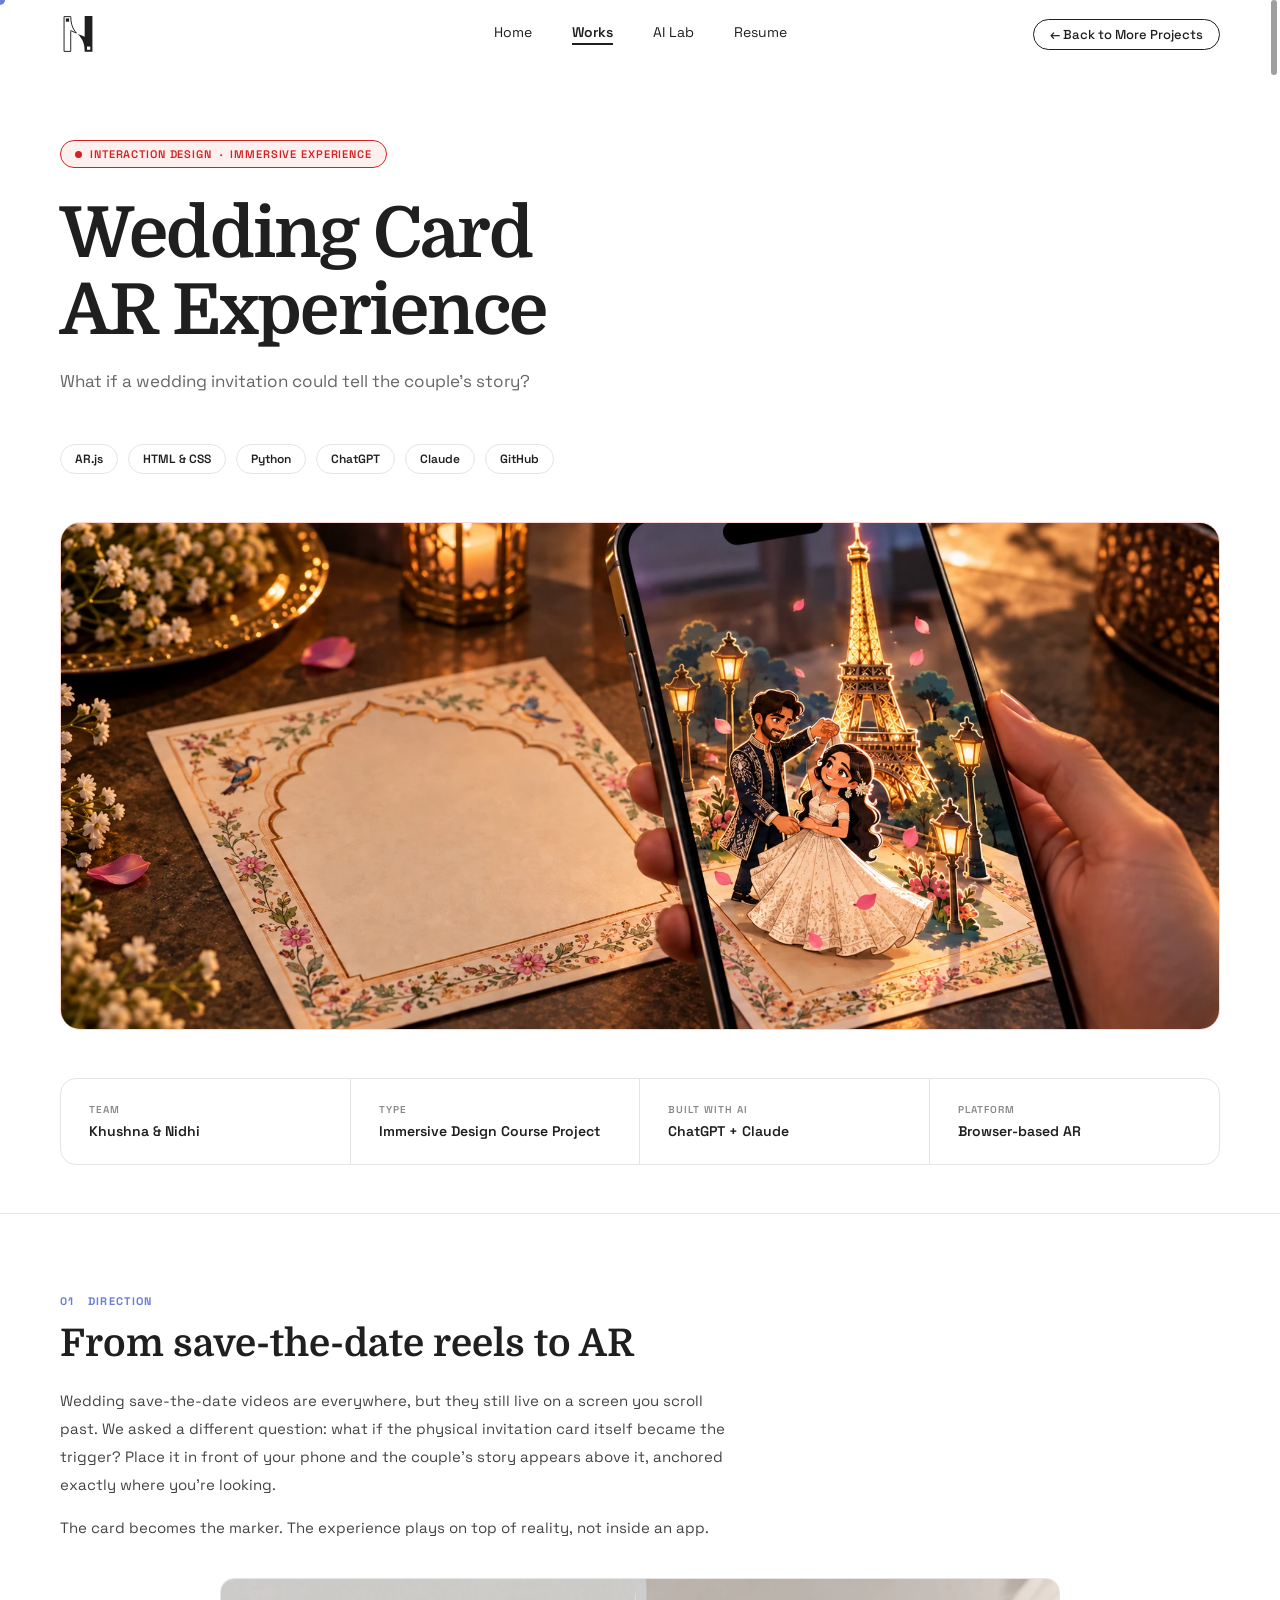
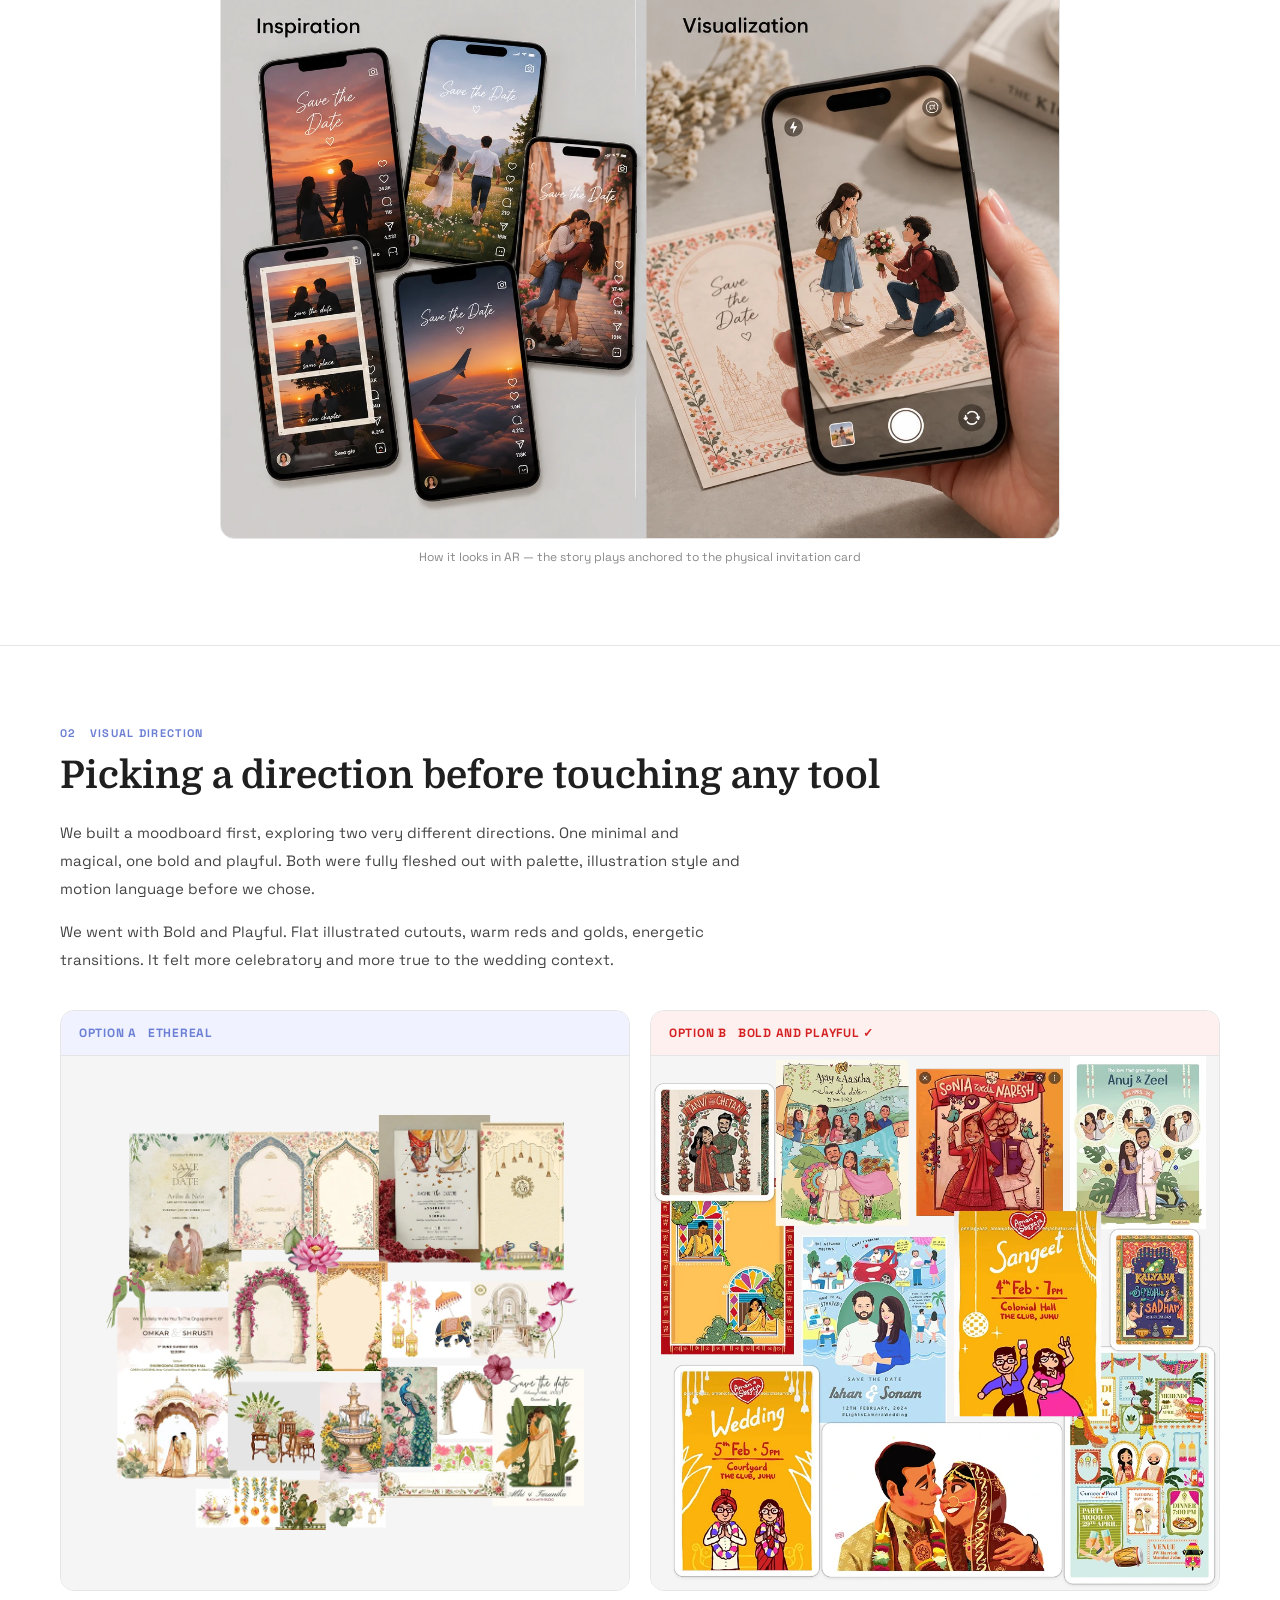
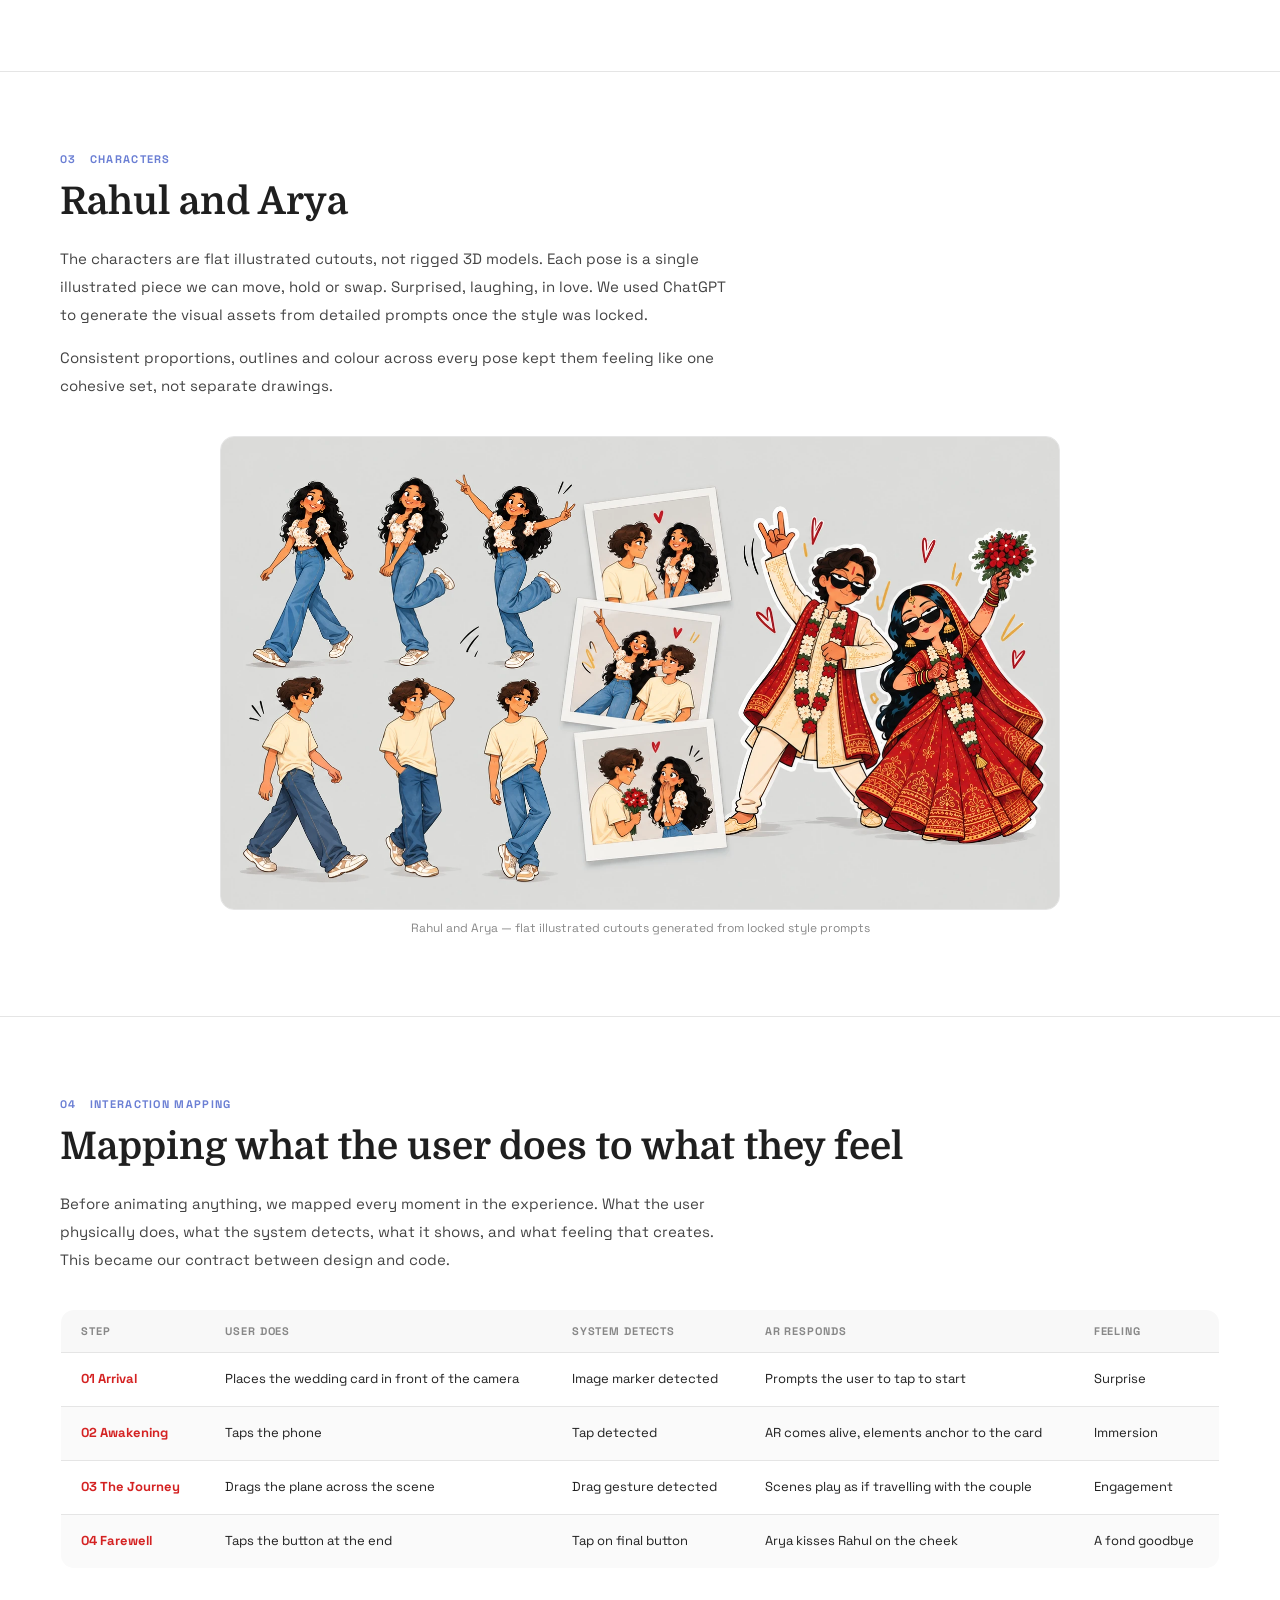
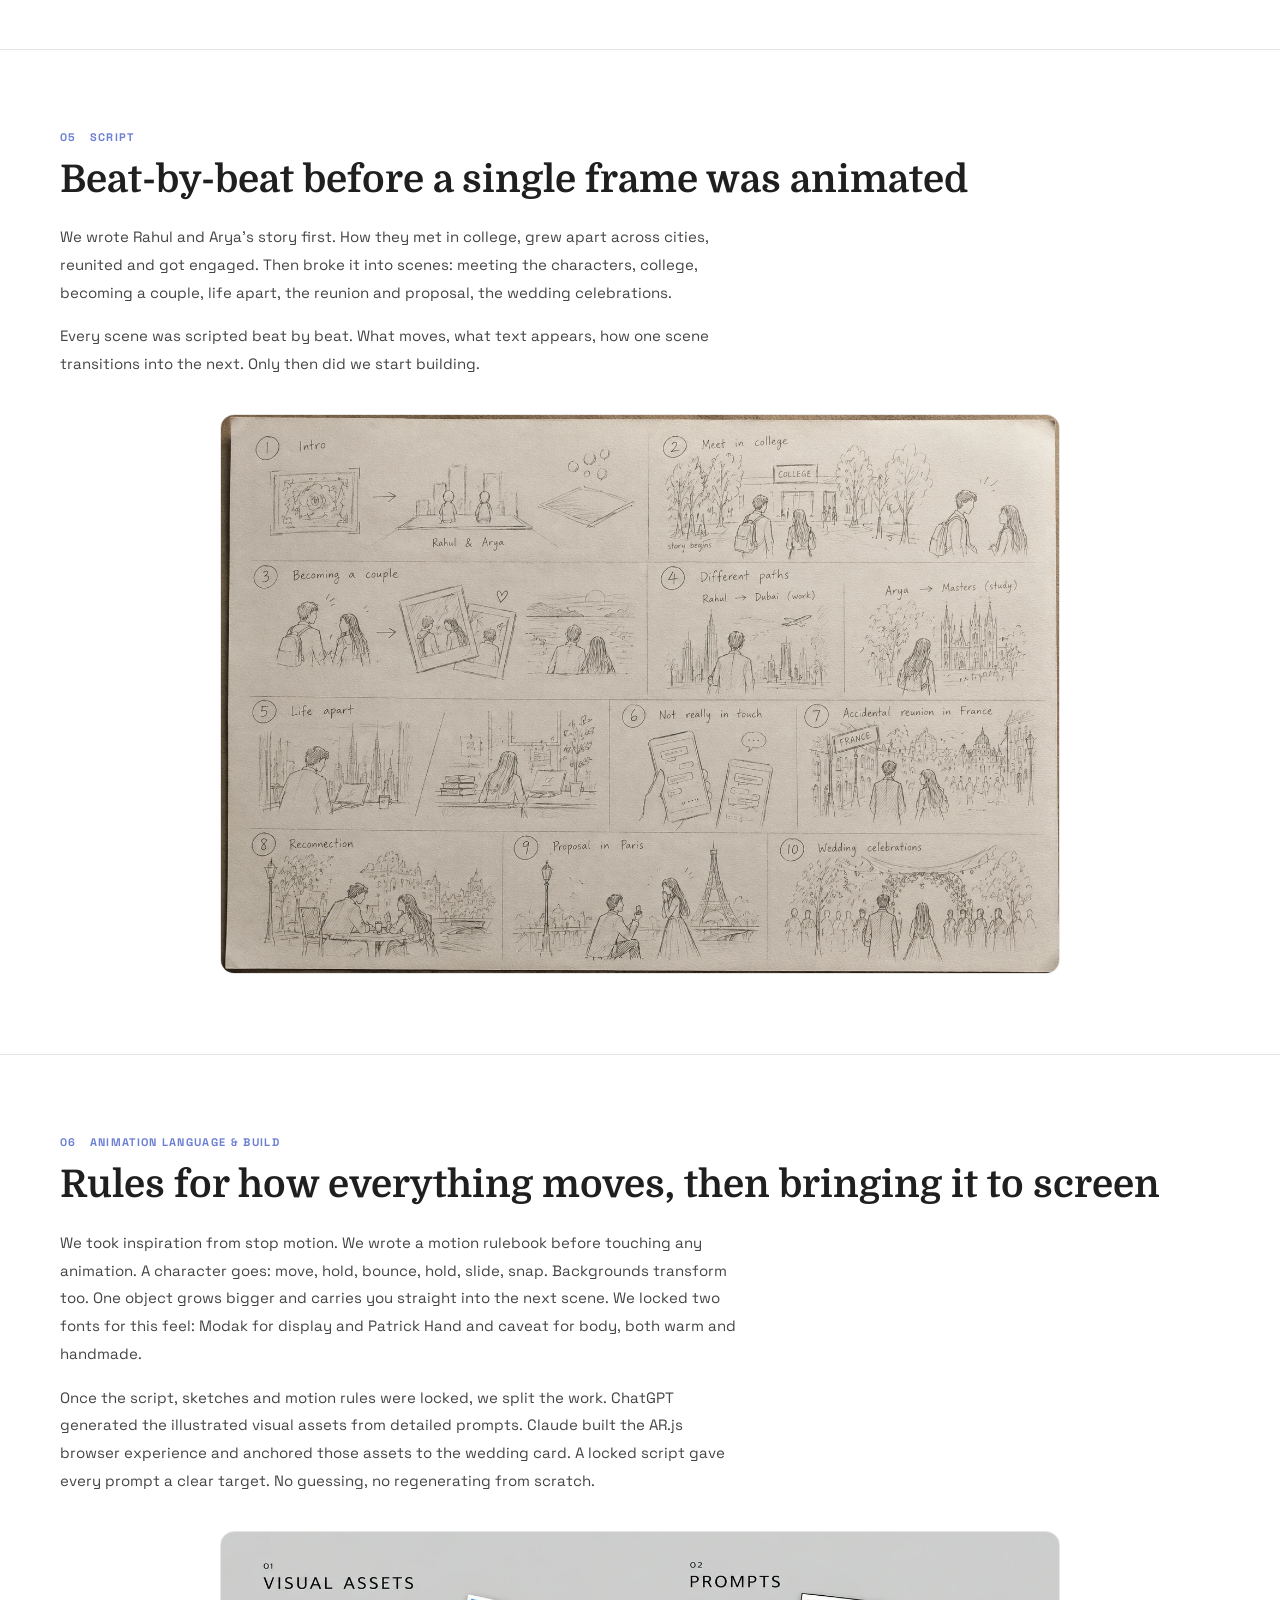
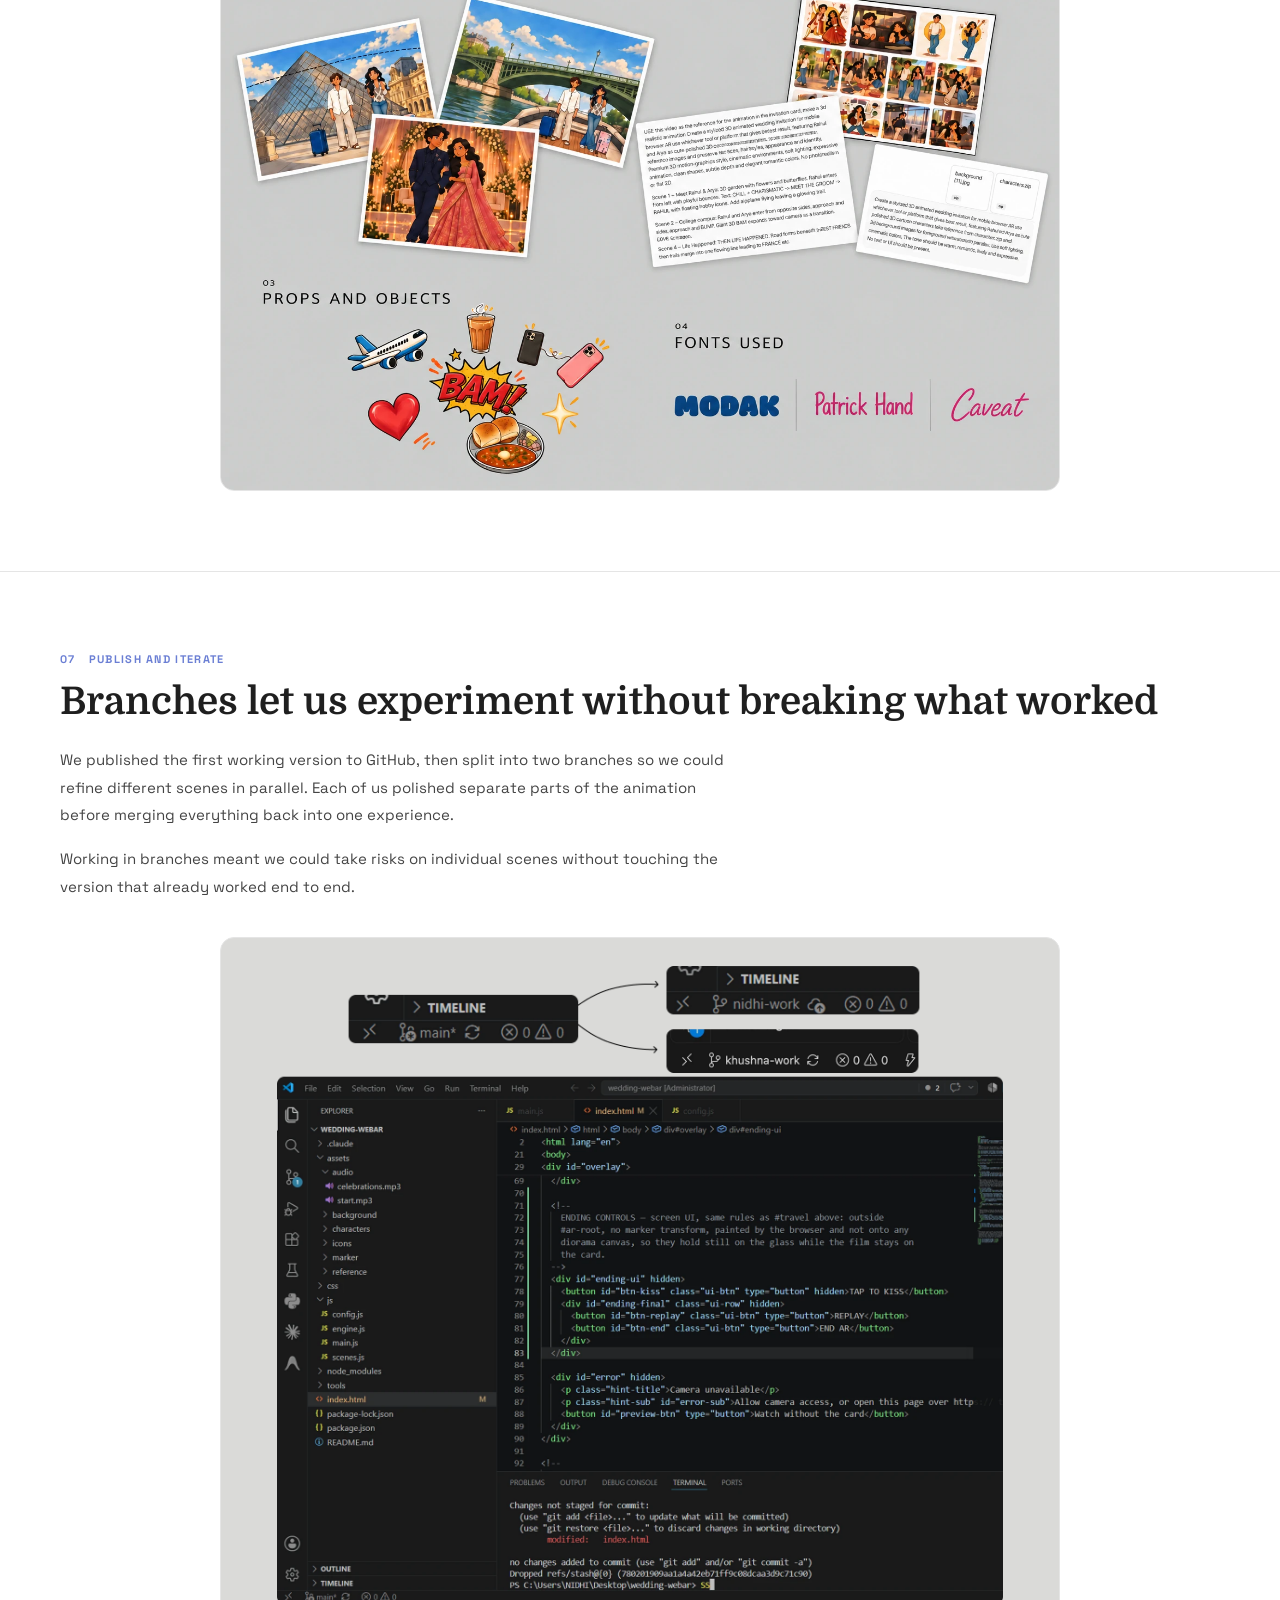
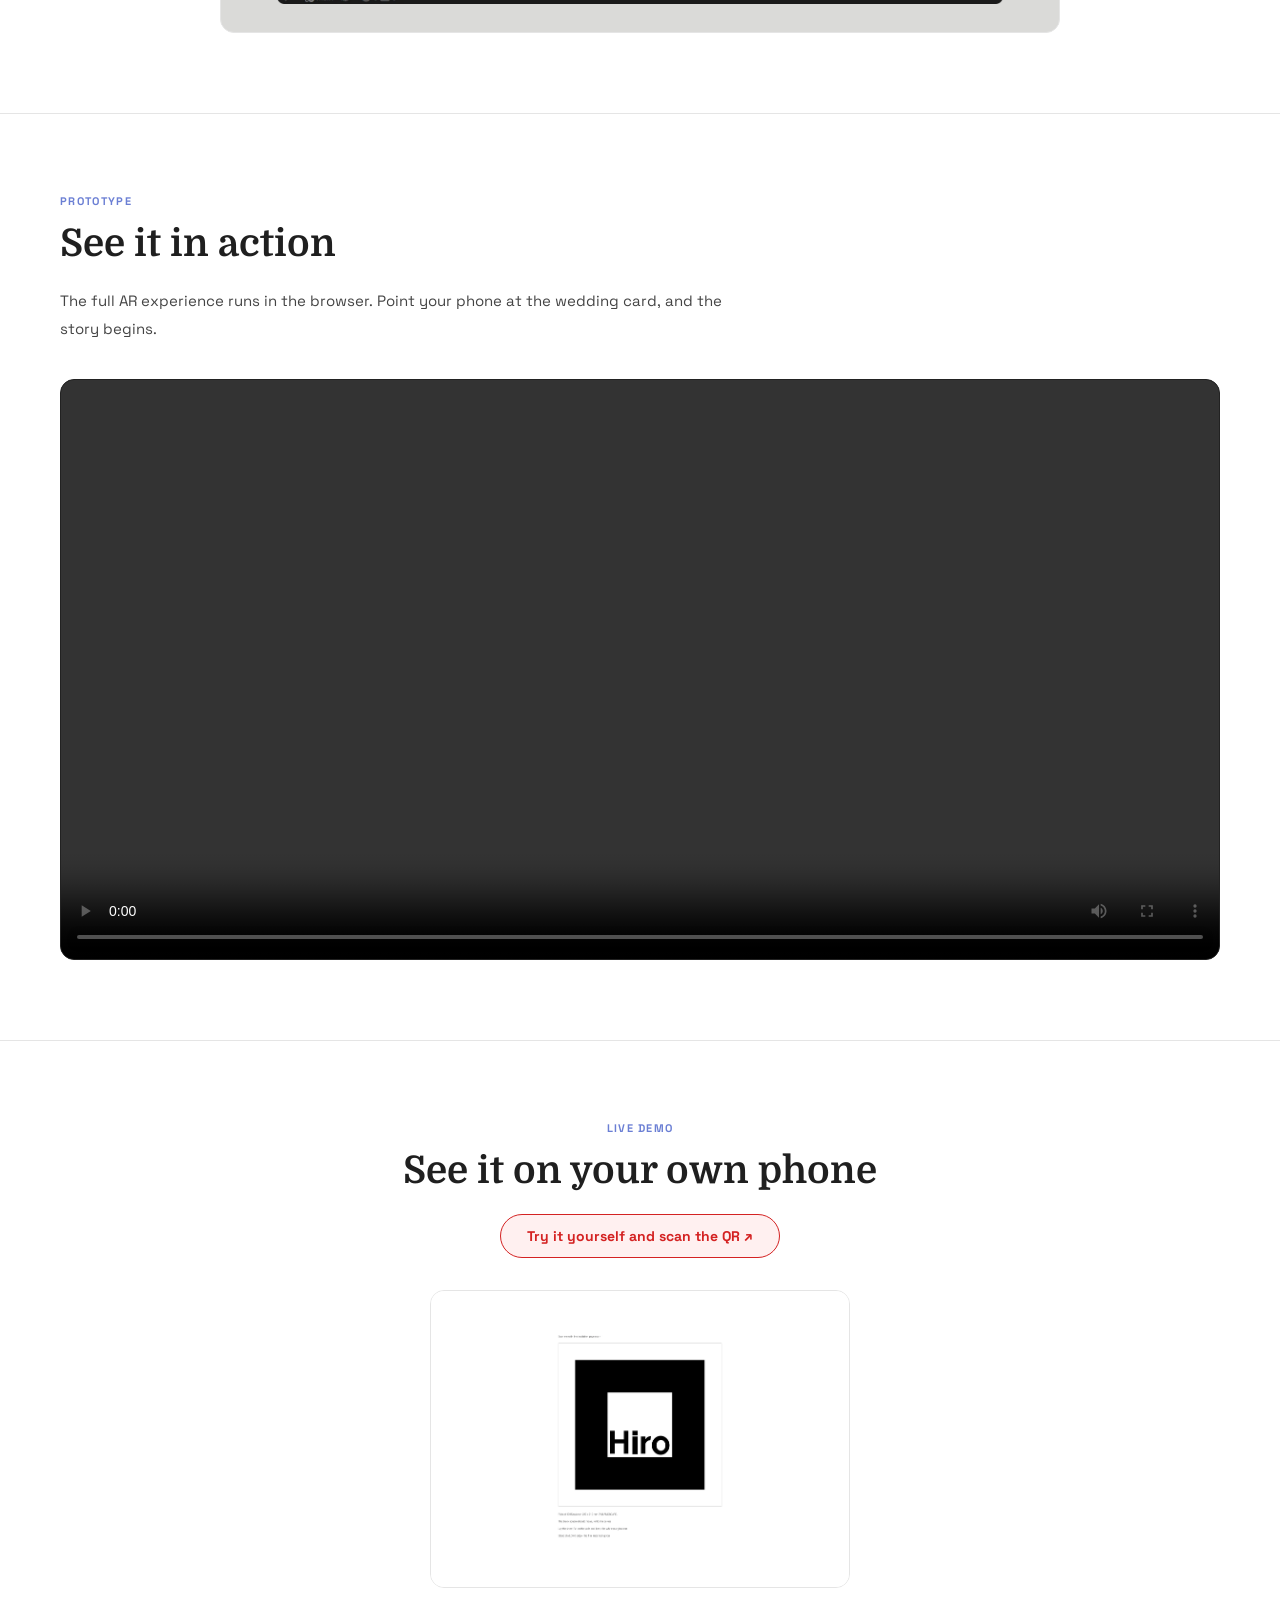
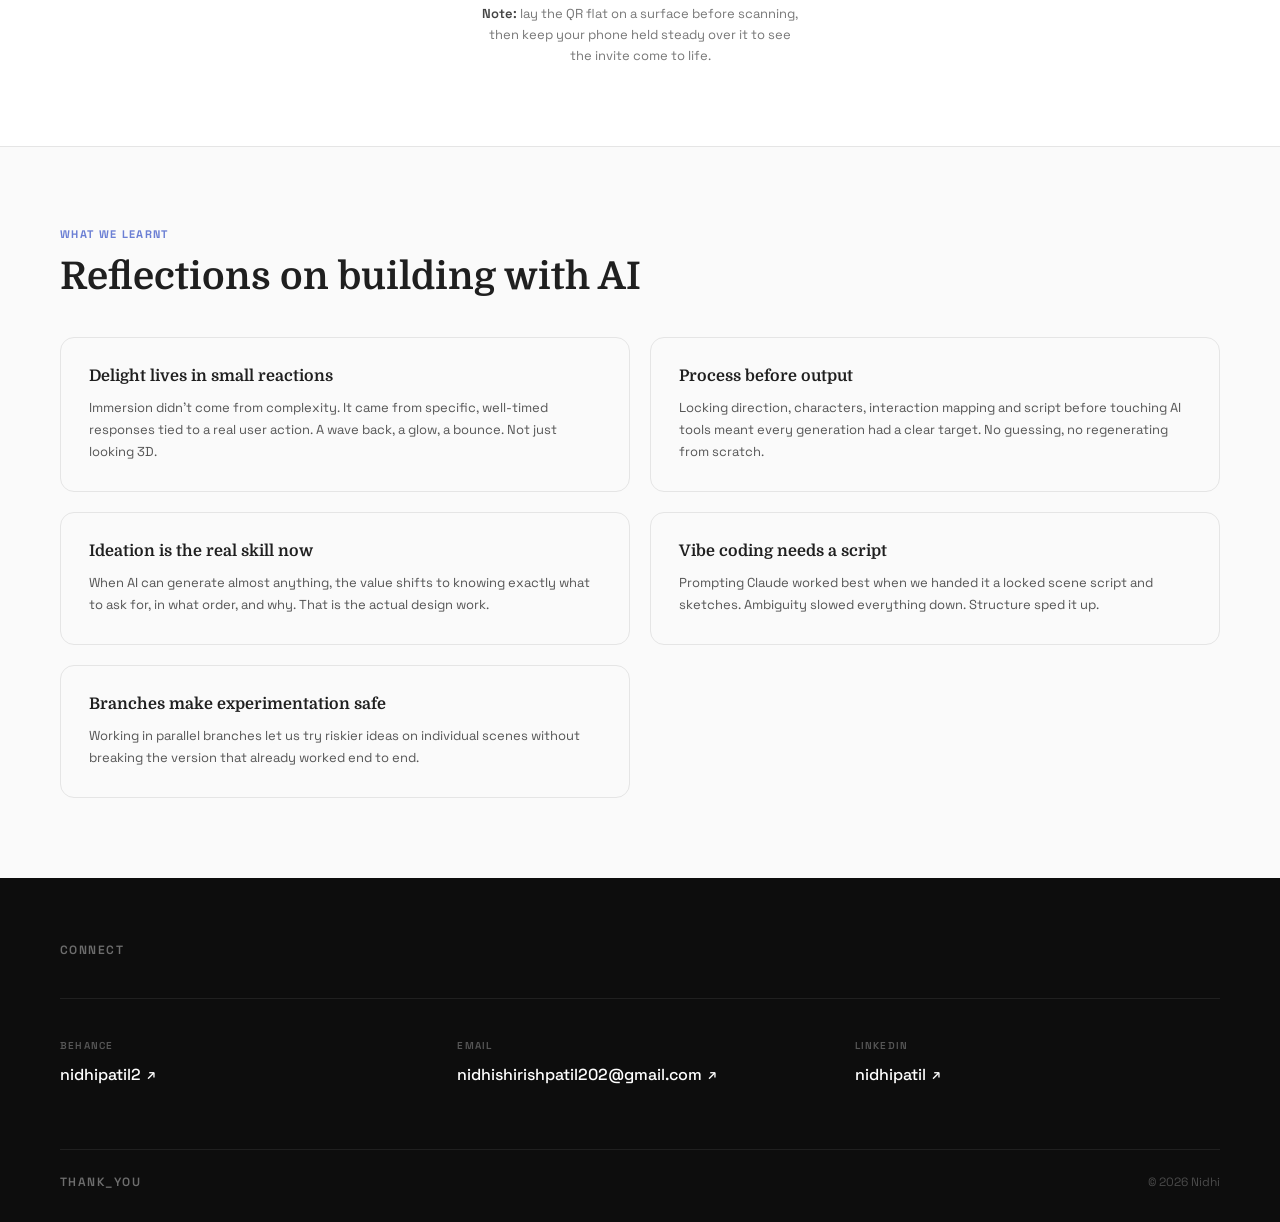
<file: pages/ar-wedding.html>
<!DOCTYPE html>
<html lang="en">
<head>
  <meta charset="UTF-8" />
  <meta name="viewport" content="width=device-width, initial-scale=1, viewport-fit=cover" />
  <title>Wedding Card AR Experience &nbsp;·&nbsp; Nidhi Patil</title>
  <link rel="stylesheet" href="../css/fonts.css" />
  <link rel="stylesheet" href="../css/style.css" />
  <style>
    /* ── AR page overrides: playful on top of the shared base ── */

    /* Accent pill tag */
    .ar-tag {
      display: inline-flex;
      align-items: center;
      gap: 8px;
      background: #FFF0F0;
      border: 1.5px solid #D42222;
      color: #D42222;
      font-family: var(--font-body);
      font-size: 11px;
      font-weight: 600;
      letter-spacing: 0.08em;
      text-transform: uppercase;
      padding: 6px 14px;
      border-radius: 100px;
      margin-bottom: 28px;
    }
    .ar-tag .dot {
      width: 7px; height: 7px;
      background: #D42222;
      border-radius: 50%;
      flex-shrink: 0;
    }

    /* Page title */
    .ar-title {
      font-family: var(--font-heading);
      font-size: clamp(38px, 5.5vw, 72px);
      font-weight: 700;
      color: var(--black);
      line-height: 1.1;
      letter-spacing: -0.025em;
      margin-bottom: 16px;
    }

    /* Subtitle */
    .ar-subtitle {
      font-family: var(--font-body);
      font-size: 17px;
      color: #666;
      max-width: 600px;
      line-height: 1.7;
      margin-bottom: 48px;
    }

    /* Cover image */
    .ar-cover {
      width: 100%;
      border-radius: 20px;
      overflow: hidden;
      background: #FFF0F0;
      border: 1.5px solid #ffd6d6;
    }
    .ar-cover img {
      width: 100%; display: block;
    }
    .ar-cover-placeholder {
      width: 100%;
      aspect-ratio: 16/7;
      display: flex;
      align-items: center;
      justify-content: center;
      font-family: var(--font-body);
      font-size: 13px;
      color: #ccc;
    }

    /* Meta row */
    .ar-meta {
      display: grid;
      grid-template-columns: repeat(4, 1fr);
      gap: 0;
      border: 1.5px solid var(--border);
      border-radius: 16px;
      overflow: hidden;
      margin: 48px 0;
    }
    .ar-meta-item {
      padding: 24px 28px;
      border-right: 1.5px solid var(--border);
    }
    .ar-meta-item:last-child { border-right: none; }
    .ar-meta-label {
      font-family: var(--font-body);
      font-size: 10px;
      font-weight: 600;
      letter-spacing: 0.1em;
      text-transform: uppercase;
      color: var(--grey);
      margin-bottom: 6px;
    }
    .ar-meta-val {
      font-family: var(--font-body);
      font-size: 14px;
      font-weight: 600;
      color: var(--black);
    }

    /* Section wrapper */
    .ar-section {
      padding: 80px var(--pad-x);
      border-top: 1.5px solid var(--border);
    }
    .ar-section-inner {
      max-width: var(--max-w);
      margin: 0 auto;
    }

    /* Step label */
    .ar-step {
      font-family: var(--font-body);
      font-size: 11px;
      font-weight: 700;
      letter-spacing: 0.12em;
      text-transform: uppercase;
      color: #6B7FD4;
      margin-bottom: 12px;
    }

    /* Section heading */
    .ar-heading {
      font-family: var(--font-heading);
      font-size: clamp(24px, 3vw, 38px);
      font-weight: 700;
      color: var(--black);
      line-height: 1.25;
      margin-bottom: 20px;
    }

    /* Body text */
    .ar-text {
      font-family: var(--font-body);
      font-size: 15px;
      line-height: 1.85;
      color: #444;
      max-width: 680px;
    }
    .ar-text + .ar-text { margin-top: 16px; }

    /* Small instructional note */
    .ar-note {
      font-family: var(--font-body);
      font-size: 13px;
      line-height: 1.6;
      color: #777;
      max-width: 320px;
      margin: 16px auto 0;
    }
    .ar-note strong { color: #444; font-weight: 600; }

    /* Image placeholder */
    .ar-img {
      width: 100%;
      border-radius: 14px;
      overflow: hidden;
      margin-top: 36px;
      background: #f5f5f5;
      border: 1.5px solid var(--border);
    }
    .ar-img img { width: 100%; display: block; }
    .ar-img-placeholder {
      width: 100%;
      aspect-ratio: 16/9;
      display: flex;
      align-items: center;
      justify-content: center;
      font-family: var(--font-body);
      font-size: 13px;
      color: #bbb;
      flex-direction: column;
      gap: 8px;
    }
    .ar-img-placeholder span {
      font-size: 11px;
      color: #ccc;
      font-family: var(--font-body);
    }
    .ar-img-caption {
      font-family: var(--font-body);
      font-size: 12px;
      color: var(--grey);
      margin-top: 10px;
      text-align: center;
    }

    /* Two column image grid */
    .ar-img-grid {
      display: grid;
      grid-template-columns: 1fr 1fr;
      gap: 16px;
      margin-top: 36px;
    }
    .ar-img-grid .ar-img { margin-top: 0; }

    /* Three column grid */
    .ar-img-grid-3 {
      display: grid;
      grid-template-columns: 1fr 1fr 1fr;
      gap: 16px;
      margin-top: 36px;
    }
    .ar-img-grid-3 .ar-img { margin-top: 0; }

    /* Interaction table */
    .ar-table {
      width: 100%;
      border-collapse: collapse;
      margin-top: 36px;
      border: 1.5px solid var(--border);
      border-radius: 14px;
      overflow: hidden;
    }
    .ar-table th {
      font-family: var(--font-body);
      font-size: 11px;
      font-weight: 700;
      letter-spacing: 0.08em;
      text-transform: uppercase;
      color: var(--grey);
      background: #f8f8f8;
      padding: 14px 20px;
      text-align: left;
      border-bottom: 1.5px solid var(--border);
    }
    .ar-table td {
      font-family: var(--font-body);
      font-size: 13px;
      color: var(--black);
      padding: 16px 20px;
      border-bottom: 1px solid var(--border);
      vertical-align: top;
      line-height: 1.6;
    }
    .ar-table tr:last-child td { border-bottom: none; }
    .ar-table tr:nth-child(even) td { background: #fafafa; }
    .ar-table .step-num {
      font-weight: 700;
      color: #D42222;
      font-size: 13px;
    }

    /* Learnings grid */
    .ar-learnings {
      display: grid;
      grid-template-columns: 1fr 1fr;
      gap: 20px;
      margin-top: 36px;
    }
    .ar-learning-card {
      border: 1.5px solid var(--border);
      border-radius: 14px;
      padding: 28px;
      transition: border-color 0.2s;
    }
    .ar-learning-card:hover { border-color: #6B7FD4; }
    .ar-learning-title {
      font-family: var(--font-heading);
      font-size: 16px;
      font-weight: 700;
      color: var(--black);
      margin-bottom: 10px;
      line-height: 1.3;
    }
    .ar-learning-text {
      font-family: var(--font-body);
      font-size: 13px;
      line-height: 1.7;
      color: #555;
    }

    /* Tools used badges */
    .ar-tools {
      display: flex;
      flex-wrap: wrap;
      gap: 10px;
      margin-top: 20px;
    }
    .ar-tool-badge {
      font-family: var(--font-body);
      font-size: 12px;
      font-weight: 600;
      padding: 6px 14px;
      border-radius: 100px;
      border: 1.5px solid var(--border);
      color: var(--black);
    }

    /* Video placeholder */
    .ar-video {
      width: 100%;
      border-radius: 14px;
      overflow: hidden;
      background: #0d0d0d;
      margin-top: 36px;
      border: 1.5px solid #222;
    }
    .ar-video video {
      width: 100%;
      display: block;
    }
    .ar-video-placeholder {
      width: 100%;
      aspect-ratio: 16/9;
      display: flex;
      align-items: center;
      justify-content: center;
      flex-direction: column;
      gap: 14px;
    }
    .ar-video-icon {
      width: 64px;
      height: 64px;
      background: rgba(107,127,212,0.15);
      border: 2px solid #6B7FD4;
      border-radius: 50%;
      display: flex;
      align-items: center;
      justify-content: center;
    }
    .ar-video-icon svg { width: 24px; height: 24px; }
    .ar-video-label {
      font-family: var(--font-body);
      font-size: 13px;
      color: rgba(255,255,255,0.5);
    }
    .ar-video-sublabel {
      font-family: var(--font-body);
      font-size: 11px;
      color: rgba(255,255,255,0.25);
    }

    /* Try it yourself CTA */
    .ar-cta-link {
      display: inline-flex;
      align-items: center;
      gap: 8px;
      font-family: var(--font-body);
      font-size: 14px;
      font-weight: 700;
      color: #D42222;
      border: 1.5px solid #D42222;
      background: #FFF0F0;
      padding: 12px 26px;
      border-radius: 100px;
      text-decoration: none;
      transition: background 0.2s, color 0.2s;
    }
    .ar-cta-link:hover {
      background: #D42222;
      color: #fff;
    }

    /* Direction moodboard side by side */
    .ar-direction-grid {
      display: grid;
      grid-template-columns: 1fr 1fr;
      gap: 20px;
      margin-top: 36px;
    }
    .ar-direction-card {
      border: 1.5px solid var(--border);
      border-radius: 14px;
      overflow: hidden;
      display: flex;
      flex-direction: column;
    }
    .ar-direction-label {
      padding: 14px 18px;
      font-family: var(--font-body);
      font-size: 12px;
      font-weight: 700;
      letter-spacing: 0.06em;
      text-transform: uppercase;
    }
    .ar-direction-label.ethereal { color: #6B7FD4; background: #f0f2ff; border-bottom: 1.5px solid var(--border); }
    .ar-direction-label.bold     { color: #D42222; background: #FFF0F0; border-bottom: 1.5px solid var(--border); }
    .ar-direction-img {
      background: #f5f5f5;
      width: 100%;
      flex: 1;
      display: flex;
      align-items: center;
      justify-content: center;
      font-family: var(--font-body);
      font-size: 12px;
      color: #ccc;
    }
    .ar-direction-img img { width: 100%; height: auto; display: block; }
    .ar-direction-img--framed {
      padding: 28px 24px;
    }
    .ar-direction-img--framed img {
      width: 92%;
      margin: 0 auto;
    }

    /* Typography tokens display */
    .ar-type-row {
      display: flex;
      align-items: baseline;
      gap: 24px;
      margin-top: 20px;
      padding: 20px;
      background: #fafafa;
      border-radius: 12px;
      border: 1.5px solid var(--border);
    }
    .ar-type-name {
      font-family: var(--font-body);
      font-size: 11px;
      color: var(--grey);
      font-weight: 600;
      letter-spacing: 0.08em;
      text-transform: uppercase;
      min-width: 100px;
    }

    @media (max-width: 768px) {
      .ar-meta          { grid-template-columns: 1fr 1fr; }
      .ar-meta-item     { border-right: none; border-bottom: 1.5px solid var(--border); }
      .ar-meta-item:nth-child(odd) { border-right: 1.5px solid var(--border); }
      .ar-meta-item:last-child { border-bottom: none; }
      .ar-img-grid      { grid-template-columns: 1fr; }
      .ar-img-grid-3    { grid-template-columns: 1fr 1fr; }
      .ar-direction-grid { grid-template-columns: 1fr; }
      .ar-learnings     { grid-template-columns: 1fr; }
      .ar-section       { padding: 56px var(--pad-x); }
      .ar-table         { font-size: 12px; }
      .ar-table th, .ar-table td { padding: 12px 14px; }
    }

    @media (max-width: 480px) {
      .ar-img-grid-3 { grid-template-columns: 1fr; }
    }
  </style>
</head>
<body>

<div id="cursor-dot"></div>

<!-- NAV -->
<nav class="nav">
  <a href="../index.html" class="nav-logo" aria-label="Home">
    <svg class="logo-svg" viewBox="0 0 239 298" fill="none" xmlns="http://www.w3.org/2000/svg">
      <path d="M4.0498 293.068C22.33 293.237 40.9019 293.073 59.2822 293.05L59.3027 177.06C59.3058 160.546 59.0479 143.117 59.4268 126.519L59.5684 120.32L65.1572 123.005C79.6186 129.95 92.1041 135.386 105.922 140.589C88.277 120.026 75.9526 99.1033 67.7861 71.3389C61.6201 51.9472 59.8986 25.6027 59.4277 5.09766C41.1414 4.88576 22.4174 5.08065 4 5.10156L4.0498 293.068Z" fill="white" stroke="#1F1F1F" stroke-width="8"/>
      <path d="M174.821 296.101L238.836 296.113V0.193925C218.094 -0.210372 195.603 0.132356 174.804 0.202669L174.808 13.9004L174.764 171.741C153.987 162.137 139.278 156.492 118 148.488C162.06 196.595 174.158 230.837 174.821 296.101Z" fill="#1F1F1F"/>
      <rect x="19" y="20" width="27" height="27" fill="#1F1F1F"/>
      <rect x="194" y="253" width="27" height="27" fill="white"/>
    </svg>
  </a>

  <div class="nav-links">
    <a href="../index.html">Home</a>
    <a href="../index.html#works" class="active">Works</a>
    <a href="ai-lab.html">AI Lab</a>
    <a href="resume.html">Resume</a>
  </div>

  <a href="more-projects.html" class="nav-back">← Back to More Projects</a>

  <button class="nav-burger" aria-label="Toggle menu">
    <span></span><span></span><span></span>
  </button>
</nav>

<div class="mobile-menu" role="dialog">
  <a href="../index.html">Home</a>
  <a href="../index.html#works">Works</a>
  <a href="ai-lab.html">AI Lab</a>
  <a href="resume.html">Resume</a>
  <a href="more-projects.html">← Back to More Projects</a>
</div>

<!-- PAGE -->
<main class="page-body">

  <!-- HERO -->
  <div style="padding: 72px var(--pad-x) 0; max-width: calc(var(--max-w) + 2 * var(--pad-x)); margin: 0 auto;">
    <div class="ar-tag reveal">
      <span class="dot"></span>
      Interaction Design &nbsp;·&nbsp; Immersive Experience
    </div>
    <h1 class="ar-title reveal">Wedding Card<br>AR Experience</h1>
    <p class="ar-subtitle reveal">What if a wedding invitation could tell the couple's story?</p>

    <div class="ar-tools reveal">
      <span class="ar-tool-badge">AR.js</span>
      <span class="ar-tool-badge">HTML &amp; CSS</span>
      <span class="ar-tool-badge">Python</span>
      <span class="ar-tool-badge">ChatGPT</span>
      <span class="ar-tool-badge">Claude</span>
      <span class="ar-tool-badge">GitHub</span>
    </div>

    <!-- Cover image -->
    <div class="ar-cover reveal" style="margin-top: 48px;">
      <img src="../assets/images/AR_heroimg.webp" alt="Wedding Card AR Experience — cover" />
    </div>

    <!-- Meta -->
    <div class="ar-meta reveal">
      <div class="ar-meta-item">
        <p class="ar-meta-label">Team</p>
        <p class="ar-meta-val">Khushna &amp; Nidhi</p>
      </div>
      <div class="ar-meta-item">
        <p class="ar-meta-label">Type</p>
        <p class="ar-meta-val">Immersive Design Course Project</p>
      </div>
      <div class="ar-meta-item">
        <p class="ar-meta-label">Built with AI</p>
        <p class="ar-meta-val">ChatGPT + Claude</p>
      </div>
      <div class="ar-meta-item">
        <p class="ar-meta-label">Platform</p>
        <p class="ar-meta-val">Browser-based AR</p>
      </div>
    </div>
  </div>

  <!-- 01 DIRECTION -->
  <div class="ar-section">
    <div class="ar-section-inner">
      <p class="ar-step reveal">01 &nbsp; Direction</p>
      <h2 class="ar-heading reveal">From save-the-date reels to AR</h2>
      <p class="ar-text reveal">Wedding save-the-date videos are everywhere, but they still live on a screen you scroll past. We asked a different question: what if the physical invitation card itself became the trigger? Place it in front of your phone and the couple's story appears above it, anchored exactly where you're looking.</p>
      <p class="ar-text reveal">The card becomes the marker. The experience plays on top of reality, not inside an app.</p>

      <!-- AR preview image -->
      <div class="ar-img reveal" style="max-width: 840px; margin-left: auto; margin-right: auto;">
        <img src="../assets/images/AR_direction.webp" alt="How it looks in AR" />
      </div>
      <p class="ar-img-caption">How it looks in AR — the story plays anchored to the physical invitation card</p>
    </div>
  </div>

  <!-- 02 MOODBOARD -->
  <div class="ar-section">
    <div class="ar-section-inner">
      <p class="ar-step reveal">02 &nbsp; Visual Direction</p>
      <h2 class="ar-heading reveal">Picking a direction before touching any tool</h2>
      <p class="ar-text reveal">We built a moodboard first, exploring two very different directions. One minimal and magical, one bold and playful. Both were fully fleshed out with palette, illustration style and motion language before we chose.</p>
      <p class="ar-text reveal">We went with Bold and Playful. Flat illustrated cutouts, warm reds and golds, energetic transitions. It felt more celebratory and more true to the wedding context.</p>

      <div class="ar-direction-grid reveal">
        <div class="ar-direction-card">
          <div class="ar-direction-label ethereal">Option A &nbsp; Ethereal</div>
          <div class="ar-direction-img ar-direction-img--framed">
            <img src="../assets/images/AR_ethreal_direction.webp" alt="Ethereal direction" />
          </div>
        </div>
        <div class="ar-direction-card">
          <div class="ar-direction-label bold">Option B &nbsp; Bold and Playful ✓</div>
          <div class="ar-direction-img">
            <img src="../assets/images/AR_bolddirection.webp" alt="Bold and Playful direction" />
          </div>
        </div>
      </div>
    </div>
  </div>

  <!-- 03 CHARACTERS -->
  <div class="ar-section">
    <div class="ar-section-inner">
      <p class="ar-step reveal">03 &nbsp; Characters</p>
      <h2 class="ar-heading reveal">Rahul and Arya</h2>
      <p class="ar-text reveal">The characters are flat illustrated cutouts, not rigged 3D models. Each pose is a single illustrated piece we can move, hold or swap. Surprised, laughing, in love. We used ChatGPT to generate the visual assets from detailed prompts once the style was locked.</p>
      <p class="ar-text reveal">Consistent proportions, outlines and colour across every pose kept them feeling like one cohesive set, not separate drawings.</p>

      <div class="ar-img reveal" style="max-width: 840px; margin-left: auto; margin-right: auto;">
        <img src="../assets/images/AR_characters.webp" alt="Character poses" />
      </div>
      <p class="ar-img-caption">Rahul and Arya — flat illustrated cutouts generated from locked style prompts</p>
    </div>
  </div>

  <!-- 04 INTERACTION MAPPING -->
  <div class="ar-section">
    <div class="ar-section-inner">
      <p class="ar-step reveal">04 &nbsp; Interaction Mapping</p>
      <h2 class="ar-heading reveal">Mapping what the user does to what they feel</h2>
      <p class="ar-text reveal">Before animating anything, we mapped every moment in the experience. What the user physically does, what the system detects, what it shows, and what feeling that creates. This became our contract between design and code.</p>

      <div class="reveal">
        <table class="ar-table">
          <thead>
            <tr>
              <th>Step</th>
              <th>User does</th>
              <th>System detects</th>
              <th>AR responds</th>
              <th>Feeling</th>
            </tr>
          </thead>
          <tbody>
            <tr>
              <td><span class="step-num">01 Arrival</span></td>
              <td>Places the wedding card in front of the camera</td>
              <td>Image marker detected</td>
              <td>Prompts the user to tap to start</td>
              <td>Surprise</td>
            </tr>
            <tr>
              <td><span class="step-num">02 Awakening</span></td>
              <td>Taps the phone</td>
              <td>Tap detected</td>
              <td>AR comes alive, elements anchor to the card</td>
              <td>Immersion</td>
            </tr>
            <tr>
              <td><span class="step-num">03 The Journey</span></td>
              <td>Drags the plane across the scene</td>
              <td>Drag gesture detected</td>
              <td>Scenes play as if travelling with the couple</td>
              <td>Engagement</td>
            </tr>
            <tr>
              <td><span class="step-num">04 Farewell</span></td>
              <td>Taps the button at the end</td>
              <td>Tap on final button</td>
              <td>Arya kisses Rahul on the cheek</td>
              <td>A fond goodbye</td>
            </tr>
          </tbody>
        </table>
      </div>
    </div>
  </div>

  <!-- 05 SCRIPT -->
  <div class="ar-section">
    <div class="ar-section-inner">
      <p class="ar-step reveal">05 &nbsp; Script</p>
      <h2 class="ar-heading reveal">Beat-by-beat before a single frame was animated</h2>
      <p class="ar-text reveal">We wrote Rahul and Arya's story first. How they met in college, grew apart across cities, reunited and got engaged. Then broke it into scenes: meeting the characters, college, becoming a couple, life apart, the reunion and proposal, the wedding celebrations.</p>
      <p class="ar-text reveal">Every scene was scripted beat by beat. What moves, what text appears, how one scene transitions into the next. Only then did we start building.</p>

      <div class="ar-img reveal" style="max-width: 840px; margin-left: auto; margin-right: auto;">
        <img src="../assets/images/AR_story sketch.webp" alt="Scene script sketches" />
      </div>
    </div>
  </div>

  <!-- 06 ANIMATION LANGUAGE + SKETCH TO SCREEN -->
  <div class="ar-section">
    <div class="ar-section-inner">
      <p class="ar-step reveal">06 &nbsp; Animation Language &amp; Build</p>
      <h2 class="ar-heading reveal">Rules for how everything moves, then bringing it to screen</h2>
      <p class="ar-text reveal">We took inspiration from stop motion. We wrote a motion rulebook before touching any animation. A character goes: move, hold, bounce, hold, slide, snap. Backgrounds transform too. One object grows bigger and carries you straight into the next scene. We locked two fonts for this feel: Modak for display and Patrick Hand and caveat for body, both warm and handmade.</p>
      <p class="ar-text reveal">Once the script, sketches and motion rules were locked, we split the work. ChatGPT generated the illustrated visual assets from detailed prompts. Claude built the AR.js browser experience and anchored those assets to the wedding card. A locked script gave every prompt a clear target. No guessing, no regenerating from scratch.</p>

      <div class="ar-img reveal" style="max-width: 840px; margin-left: auto; margin-right: auto; background: #DADAD8;">
        <img src="../assets/images/AR_animation and build.webp" alt="Animation sketches and final build" />
      </div>
    </div>
  </div>

  <!-- 07 PUBLISH & ITERATE -->
  <div class="ar-section">
    <div class="ar-section-inner">
      <p class="ar-step reveal">07 &nbsp; Publish and Iterate</p>
      <h2 class="ar-heading reveal">Branches let us experiment without breaking what worked</h2>
      <p class="ar-text reveal">We published the first working version to GitHub, then split into two branches so we could refine different scenes in parallel. Each of us polished separate parts of the animation before merging everything back into one experience.</p>
      <p class="ar-text reveal">Working in branches meant we could take risks on individual scenes without touching the version that already worked end to end.</p>

      <div class="ar-img reveal" style="max-width: 840px; margin-left: auto; margin-right: auto; background: #DADAD8; padding: 28px 24px; display: flex; justify-content: center;">
        <img src="../assets/images/AR_git screenshot.webp" alt="GitHub branches" style="width: 92%;" />
      </div>
    </div>
  </div>

  <!-- PROTOTYPE VIDEO -->
  <div class="ar-section">
    <div class="ar-section-inner">
      <p class="ar-step reveal">Prototype</p>
      <h2 class="ar-heading reveal">See it in action</h2>
      <p class="ar-text reveal">The full AR experience runs in the browser. Point your phone at the wedding card, and the story begins.</p>

      <div class="ar-video reveal">
        <video controls preload="metadata">
          <source src="../assets/videos/ar-demo-small.mp4" type="video/mp4" />
        </video>
      </div>
    </div>
  </div>

  <!-- TRY IT YOURSELF -->
  <div class="ar-section">
    <div class="ar-section-inner" style="text-align: center;">
      <p class="ar-step reveal">Live Demo</p>
      <h2 class="ar-heading reveal">See it on your own phone</h2>

      <a href="https://khushnak.github.io/wedding-webar/" target="_blank" rel="noopener" class="ar-cta-link reveal">
        Try it yourself and scan the QR ↗
      </a>

      <div class="ar-img reveal" style="max-width: 420px; margin: 32px auto 0;">
        <img src="../assets/images/AR_qr.webp" alt="Scan to try the AR experience" />
      </div>

      <p class="ar-note reveal"><strong>Note:</strong> lay the QR flat on a surface before scanning, then keep your phone held steady over it to see the invite come to life.</p>
    </div>
  </div>

  <!-- WHAT WE LEARNT -->
  <div class="ar-section" style="background: #fafafa;">
    <div class="ar-section-inner">
      <p class="ar-step reveal">What we learnt</p>
      <h2 class="ar-heading reveal">Reflections on building with AI</h2>

      <div class="ar-learnings">
        <div class="ar-learning-card reveal">
          <p class="ar-learning-title">Delight lives in small reactions</p>
          <p class="ar-learning-text">Immersion didn't come from complexity. It came from specific, well-timed responses tied to a real user action. A wave back, a glow, a bounce. Not just looking 3D.</p>
        </div>
        <div class="ar-learning-card reveal">
          <p class="ar-learning-title">Process before output</p>
          <p class="ar-learning-text">Locking direction, characters, interaction mapping and script before touching AI tools meant every generation had a clear target. No guessing, no regenerating from scratch.</p>
        </div>
        <div class="ar-learning-card reveal">
          <p class="ar-learning-title">Ideation is the real skill now</p>
          <p class="ar-learning-text">When AI can generate almost anything, the value shifts to knowing exactly what to ask for, in what order, and why. That is the actual design work.</p>
        </div>
        <div class="ar-learning-card reveal">
          <p class="ar-learning-title">Vibe coding needs a script</p>
          <p class="ar-learning-text">Prompting Claude worked best when we handed it a locked scene script and sketches. Ambiguity slowed everything down. Structure sped it up.</p>
        </div>
        <div class="ar-learning-card reveal">
          <p class="ar-learning-title">Branches make experimentation safe</p>
          <p class="ar-learning-text">Working in parallel branches let us try riskier ideas on individual scenes without breaking the version that already worked end to end.</p>
        </div>
      </div>
    </div>
  </div>

</main>

<!-- FOOTER -->
<footer class="footer">
  <div class="footer-inner">
    <p class="footer-connect">Connect</p>
    <div class="footer-links">
      <div class="footer-link-group">
        <p class="footer-link-label">Behance</p>
        <a href="https://www.behance.net/nidhipatil2" target="_blank" rel="noopener">nidhipatil2 <span class="arrow">↗</span></a>
      </div>
      <div class="footer-link-group">
        <p class="footer-link-label">Email</p>
        <a href="mailto:nidhishirishpatil202@gmail.com">nidhishirishpatil202@gmail.com <span class="arrow">↗</span></a>
      </div>
      <div class="footer-link-group">
        <p class="footer-link-label">LinkedIn</p>
        <a href="https://www.linkedin.com/in/nidhipatil" target="_blank" rel="noopener">nidhipatil <span class="arrow">↗</span></a>
      </div>
    </div>
    <div class="footer-bottom">
      <span class="footer-bottom-left">Thank_you</span>
      <span class="footer-copyright">© 2026 Nidhi</span>
    </div>
  </div>
</footer>

<script src="../js/main.js"></script>
</body>
</html>
</file>
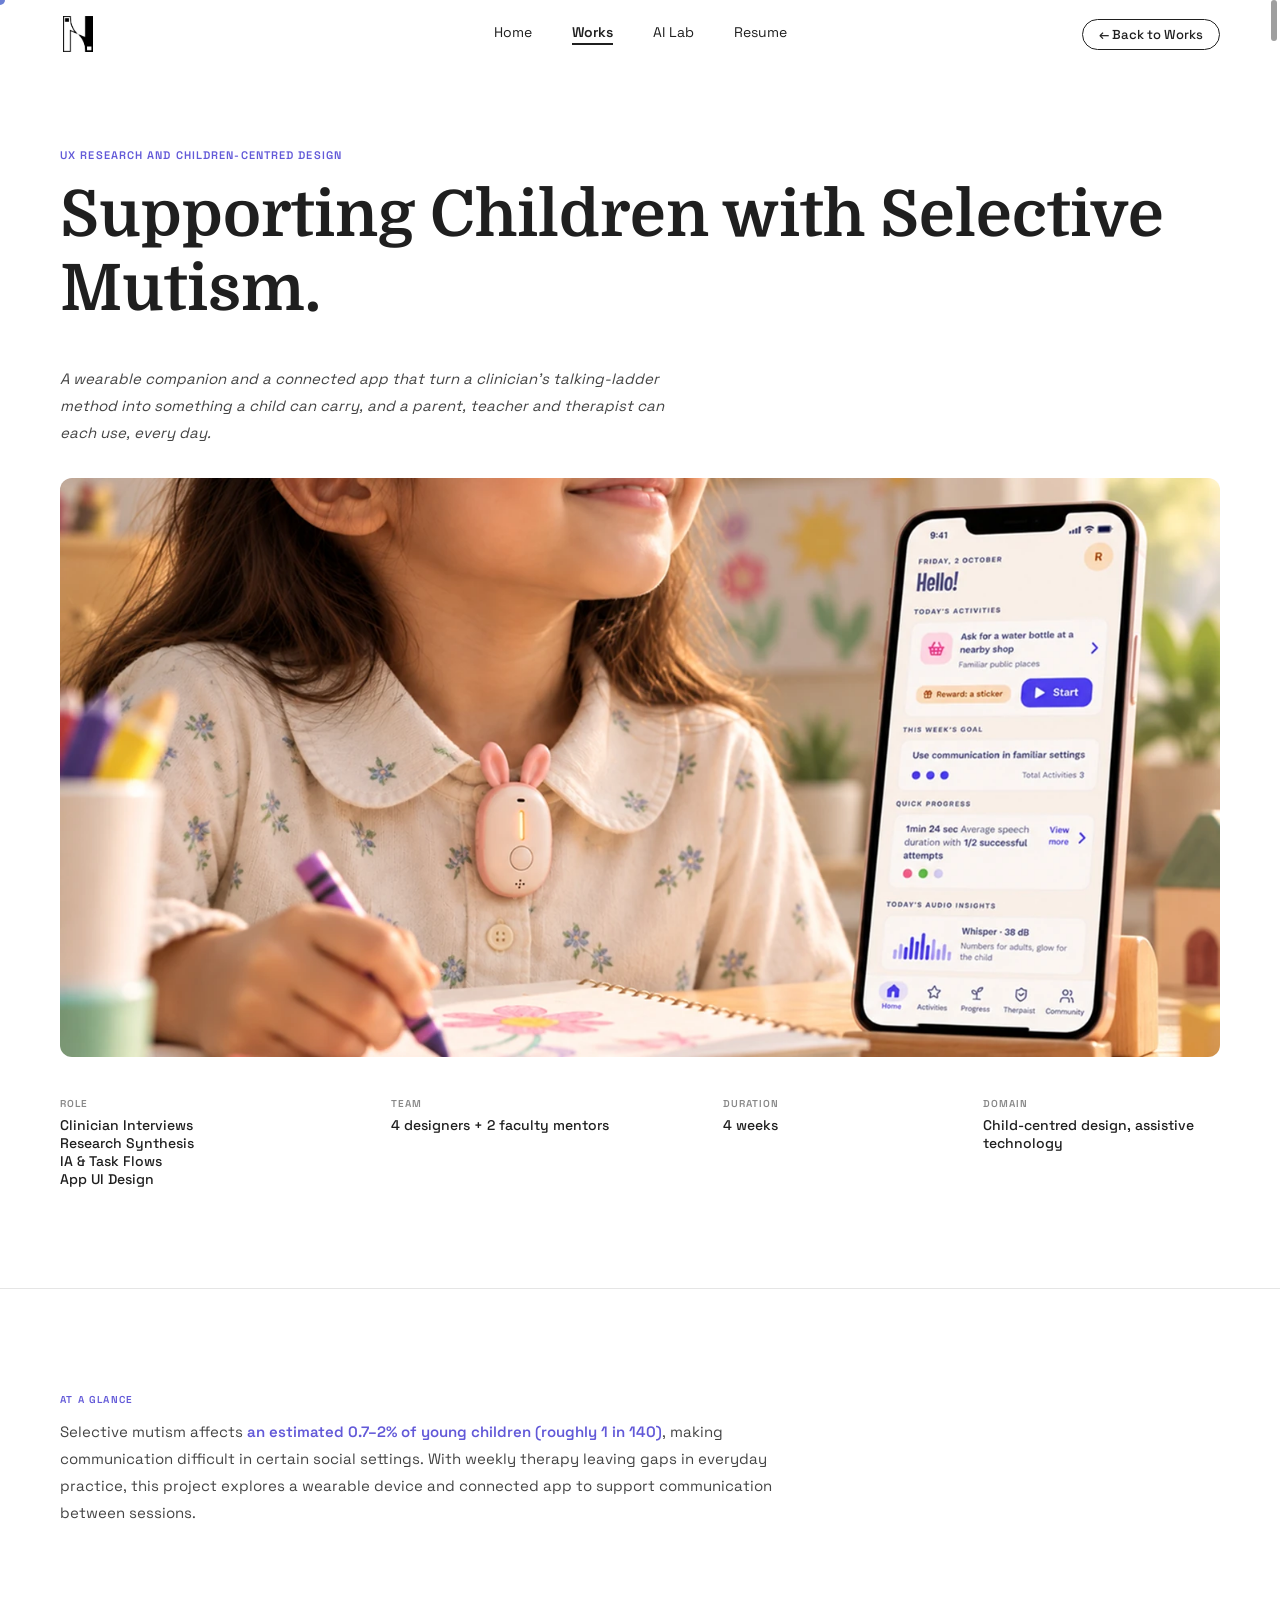
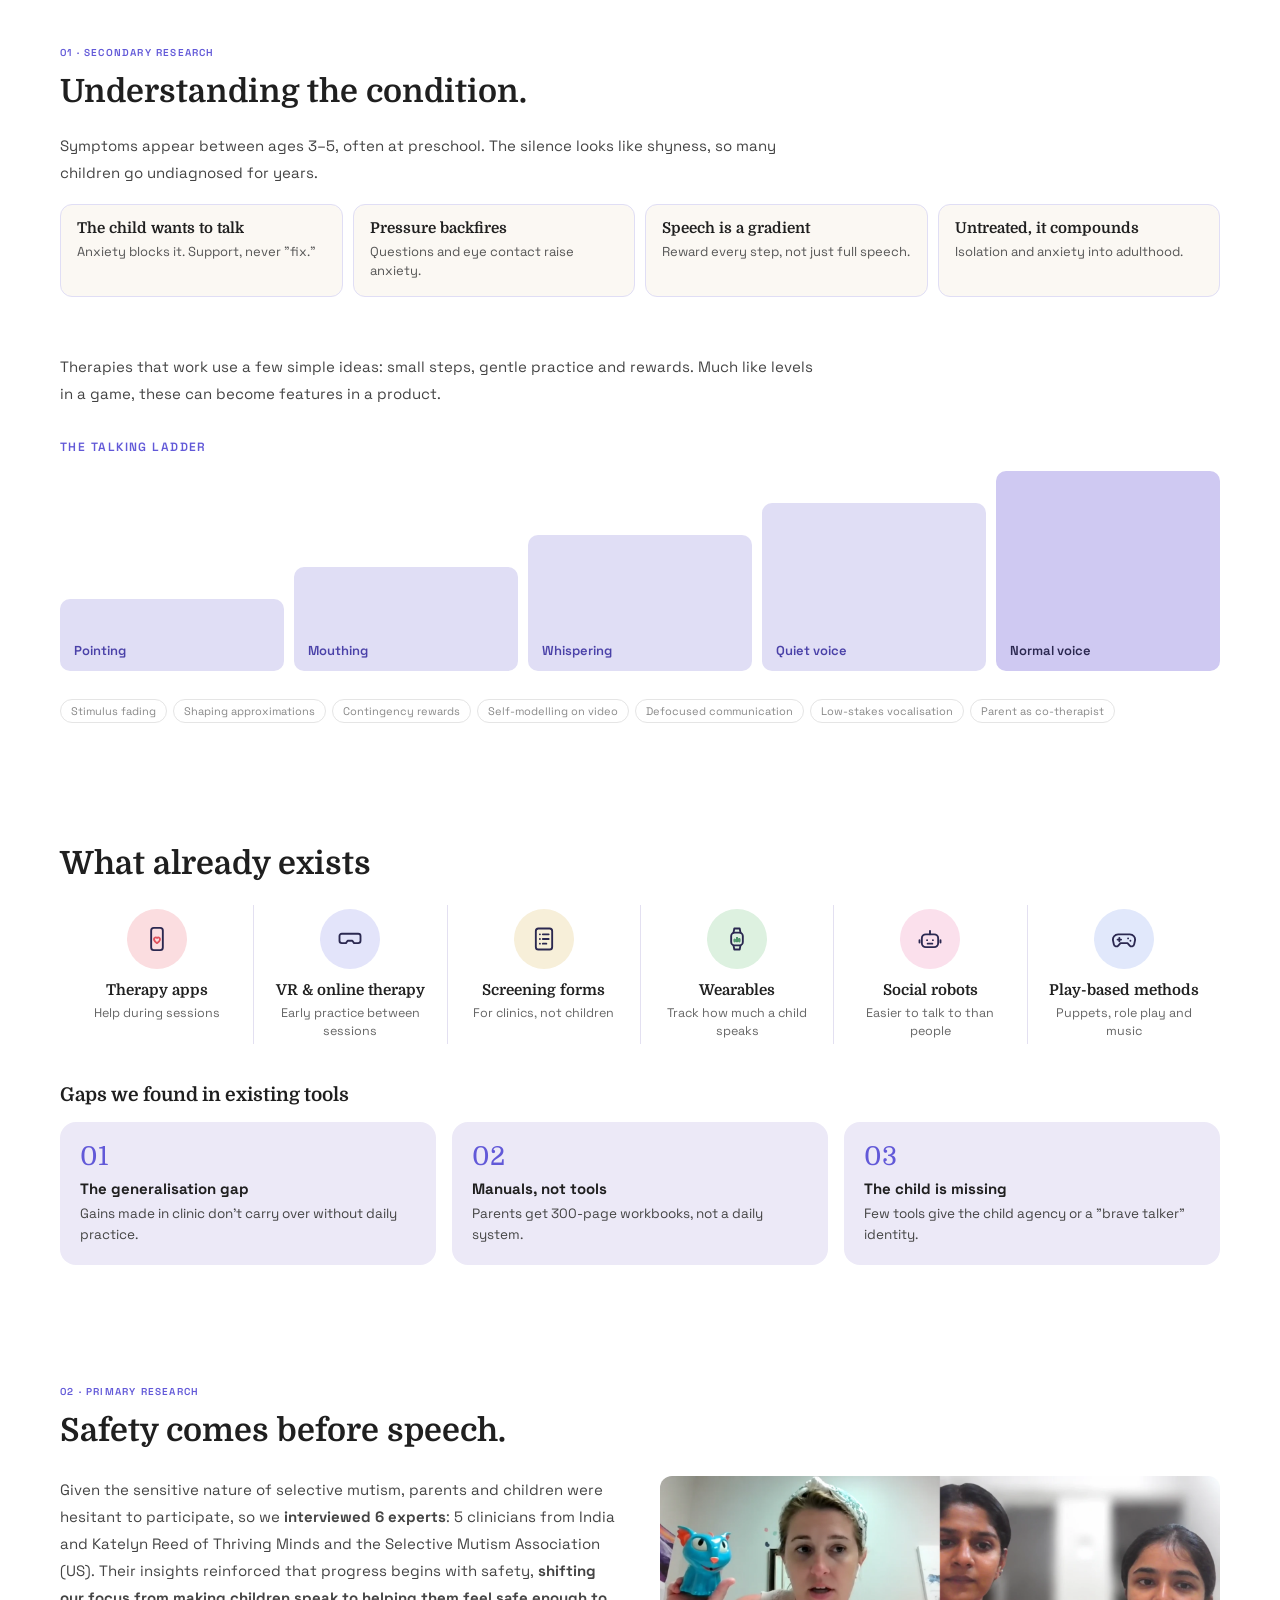
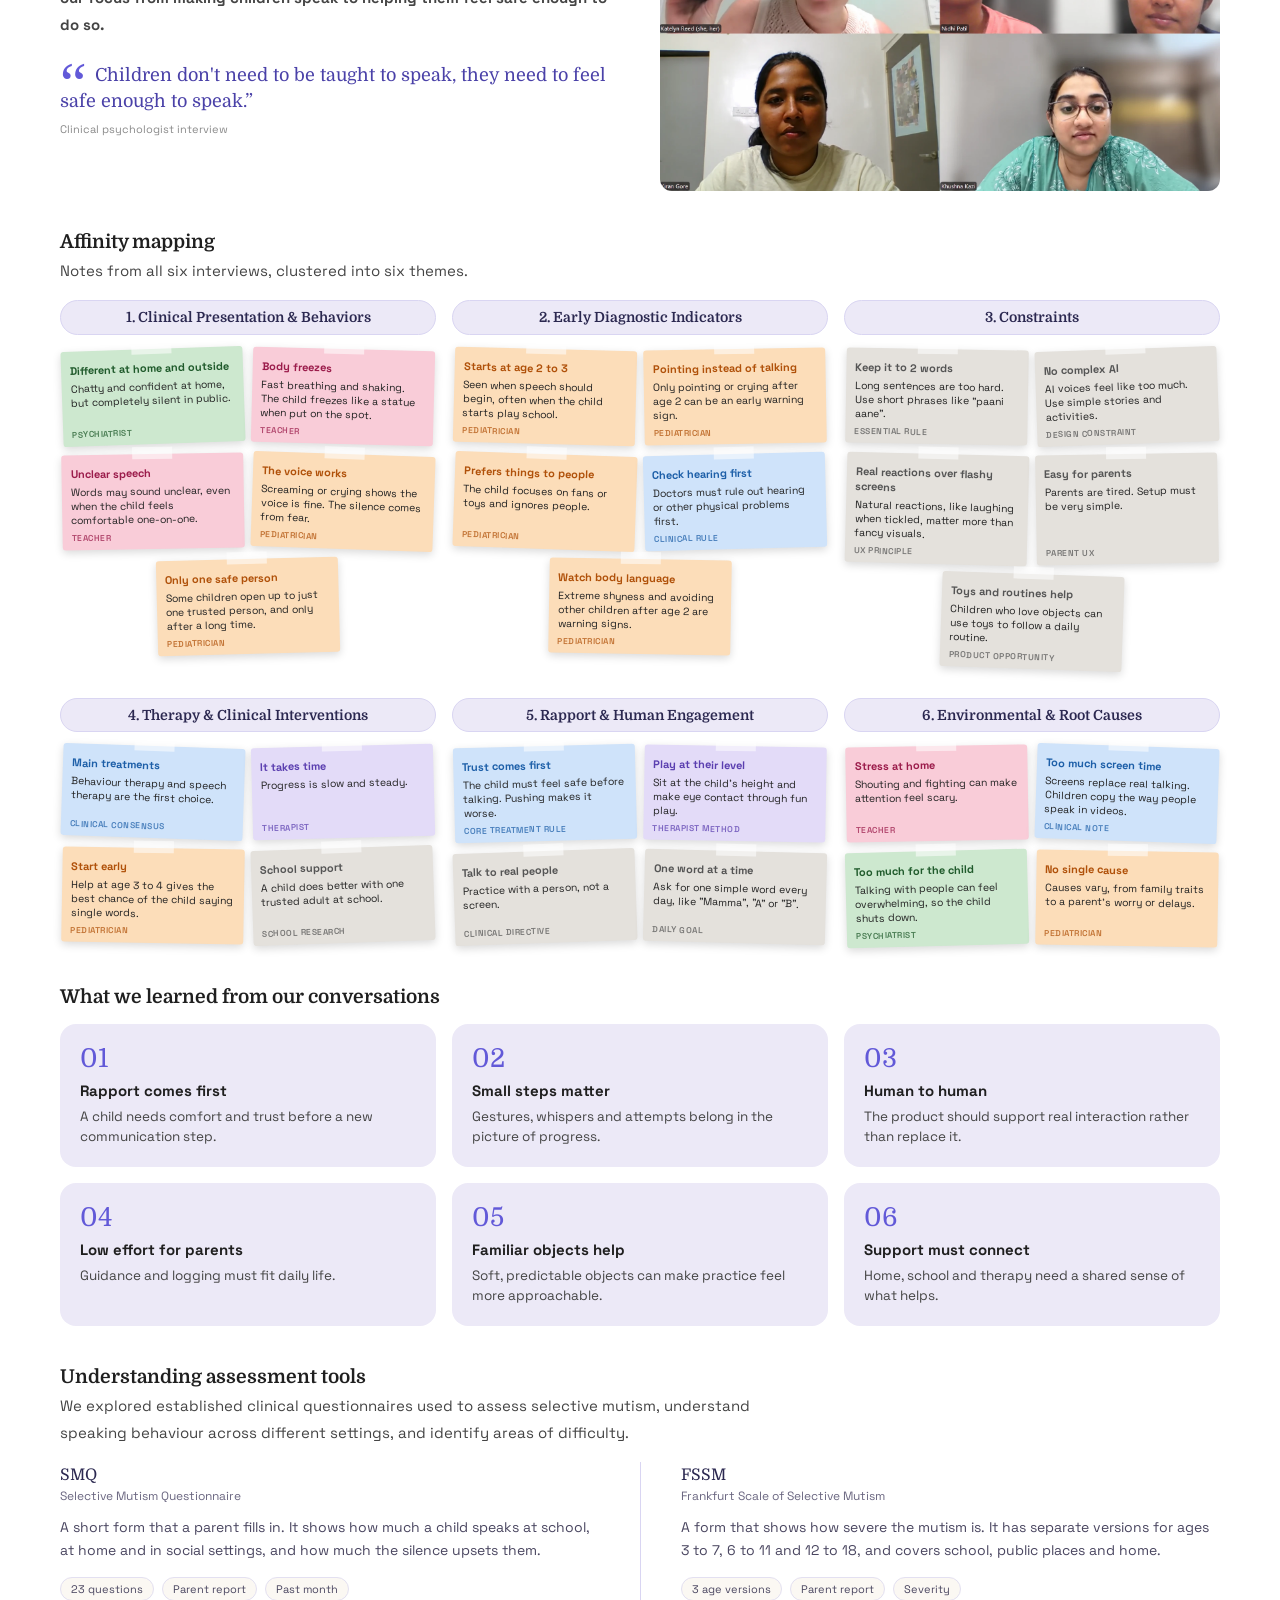
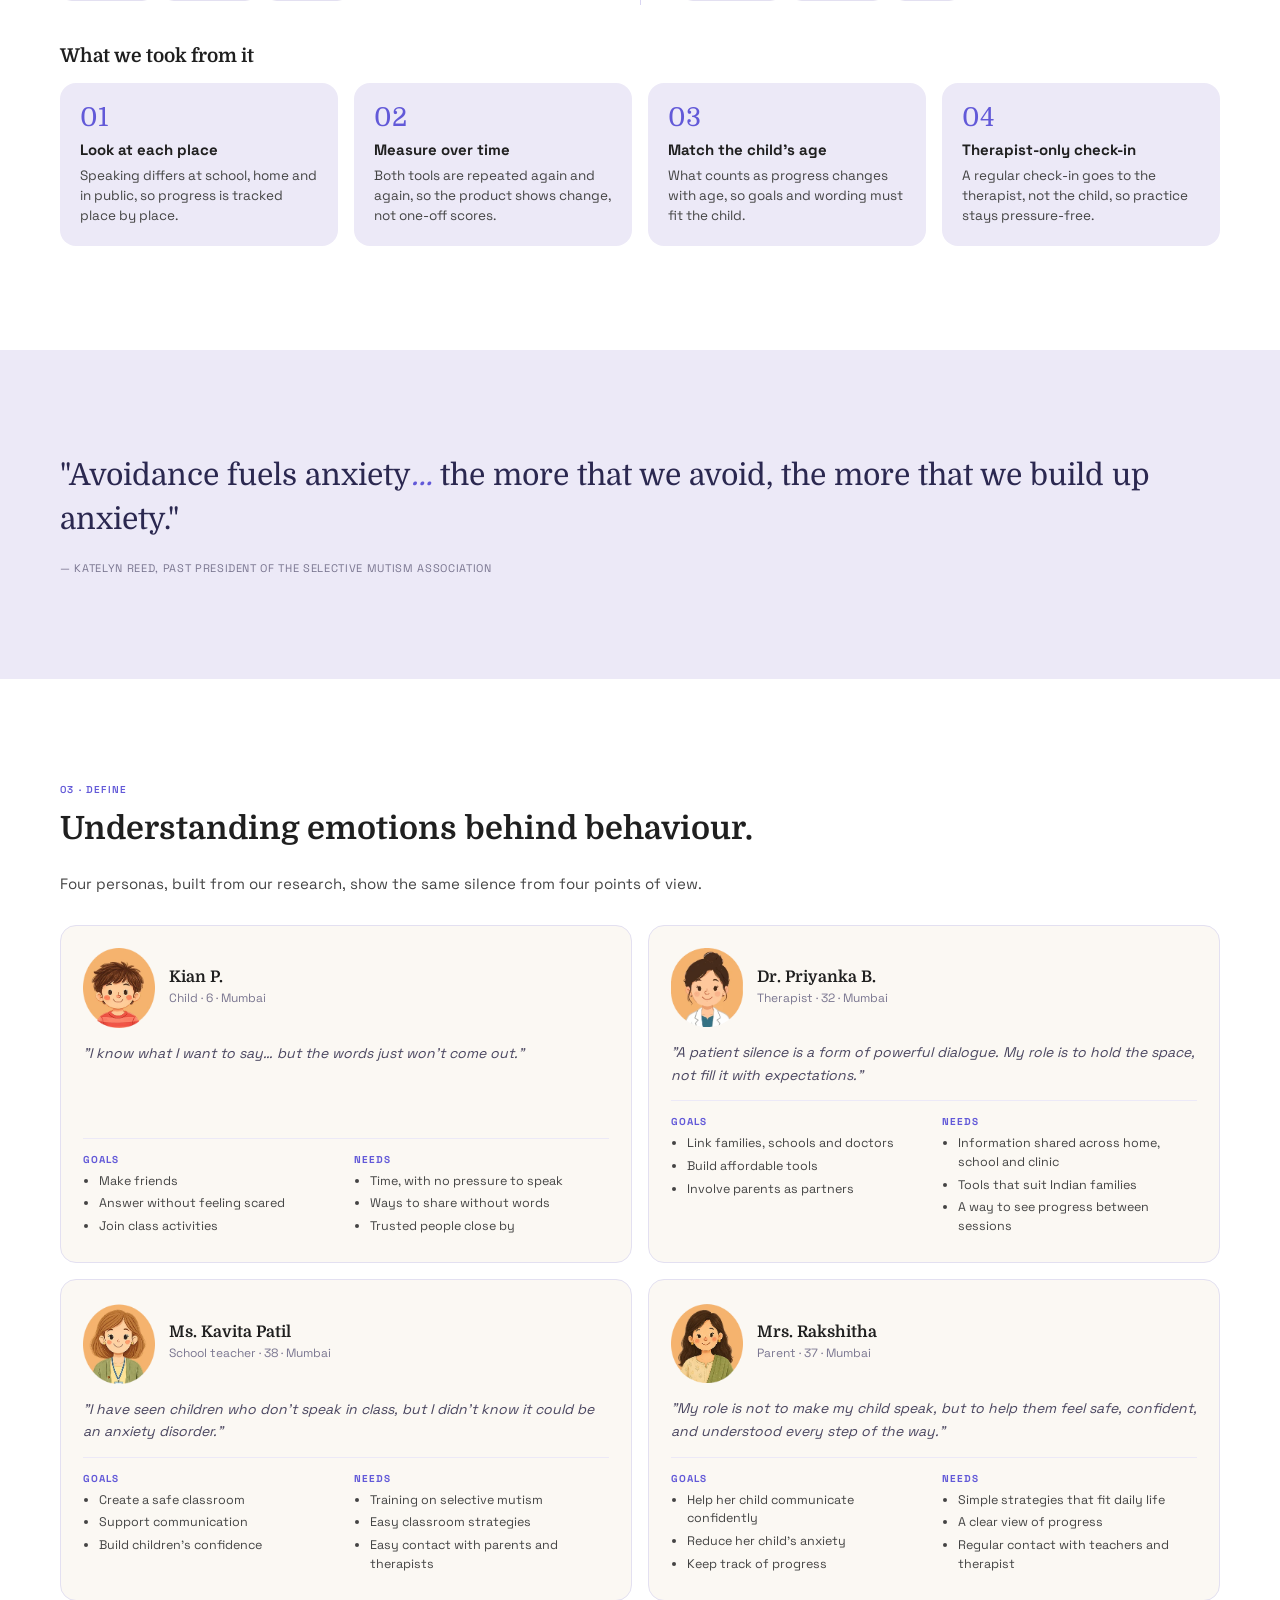
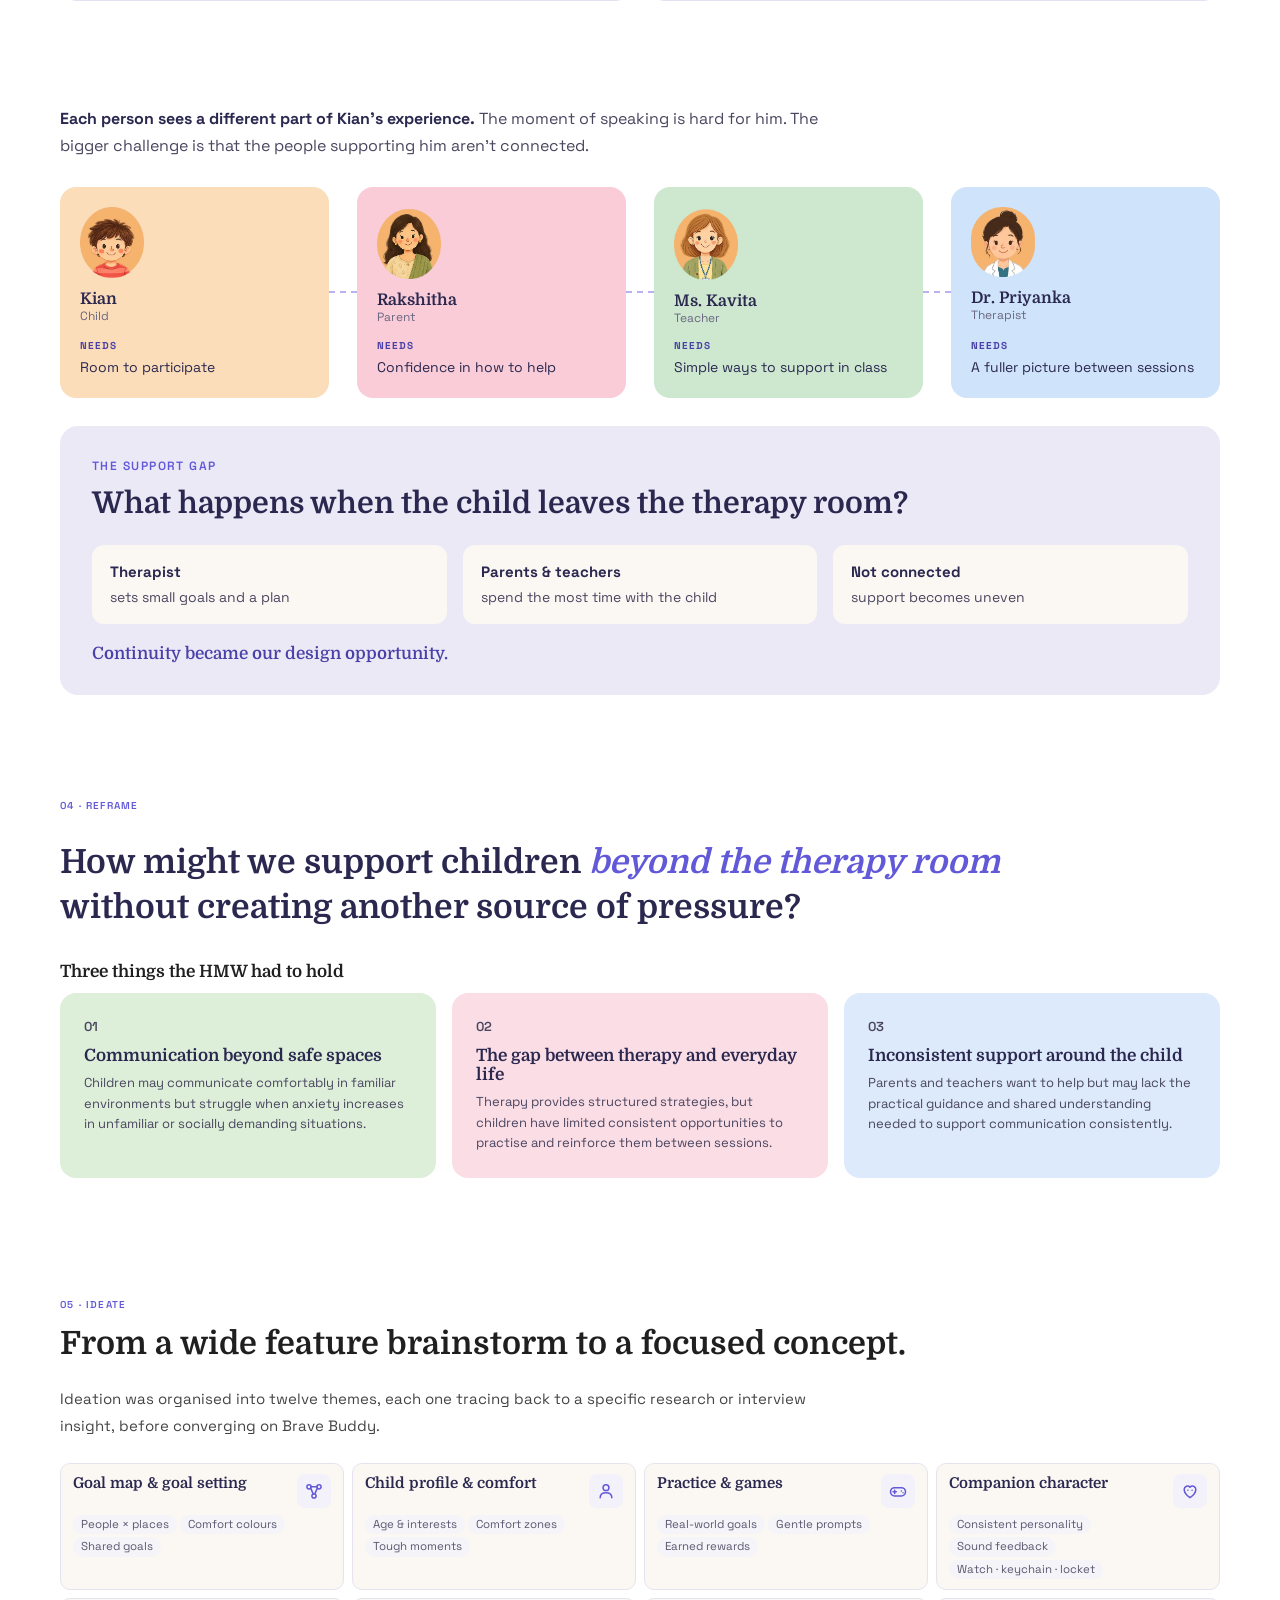
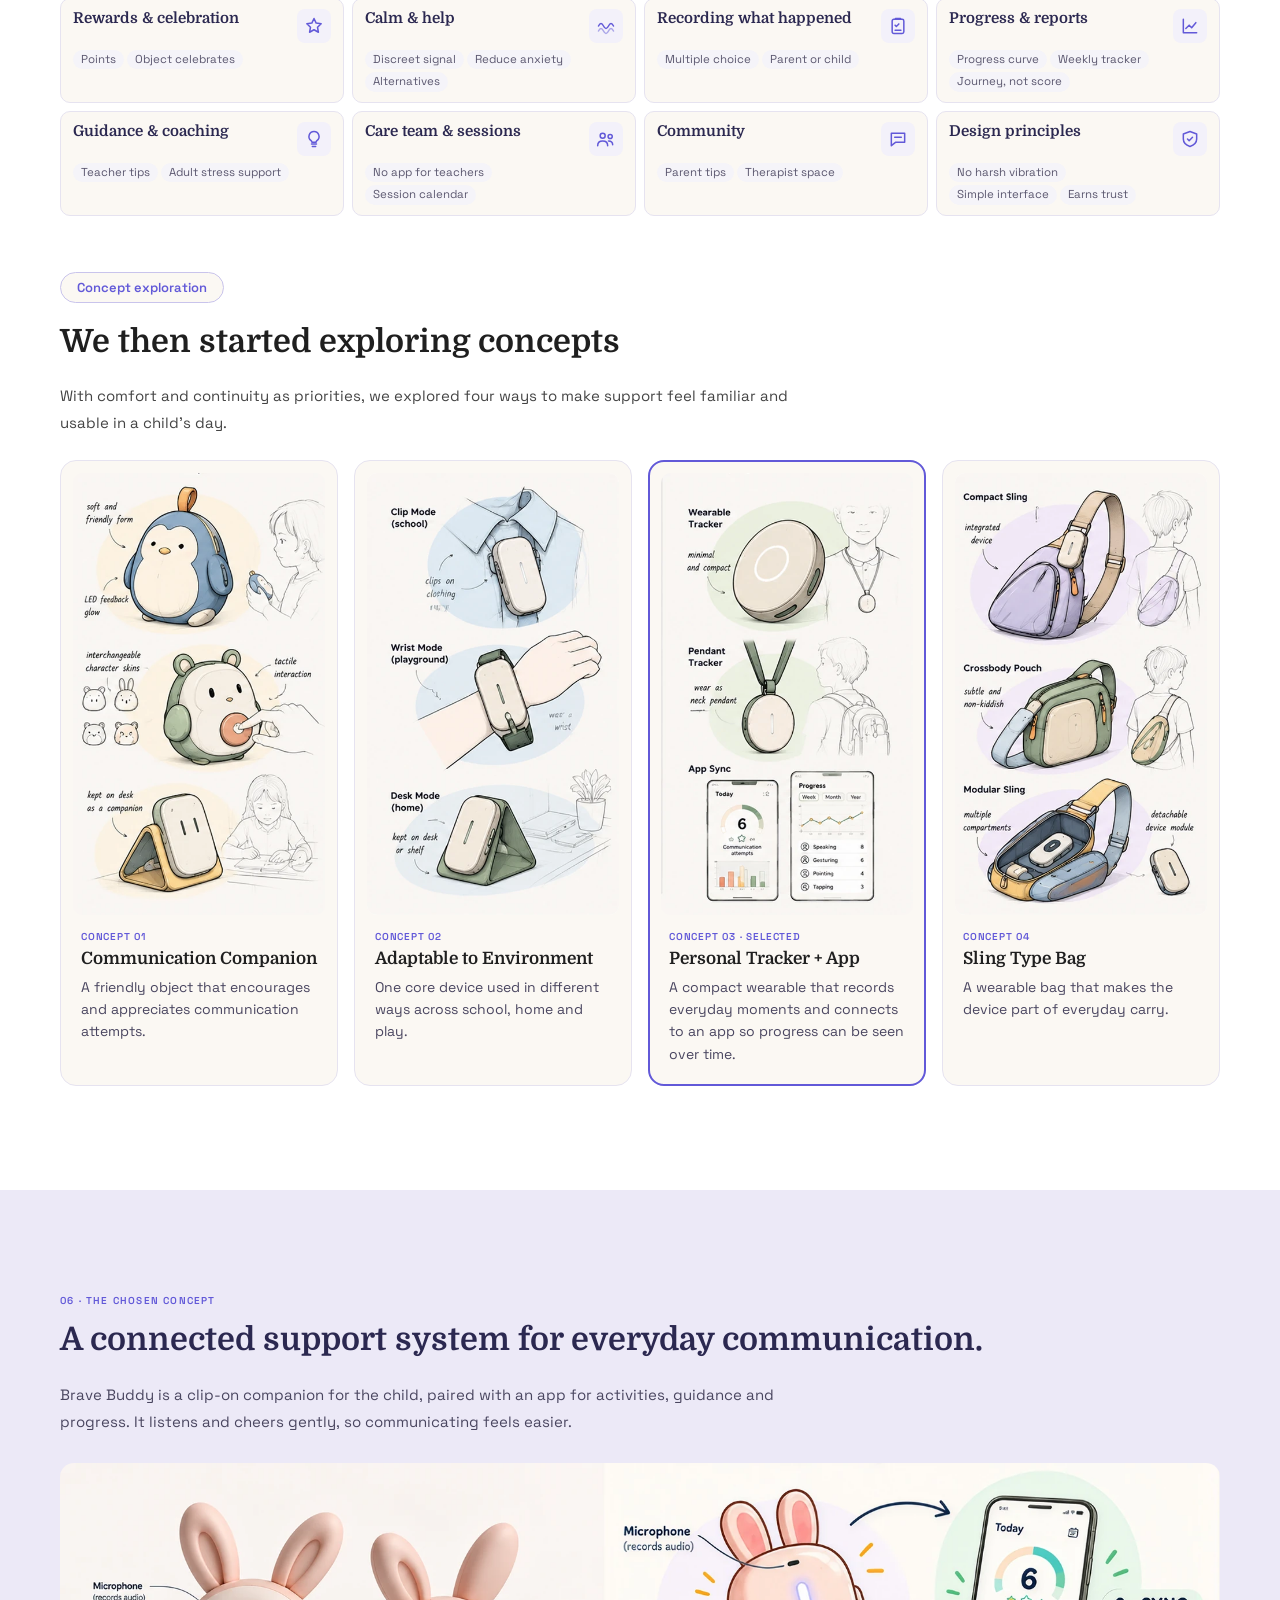
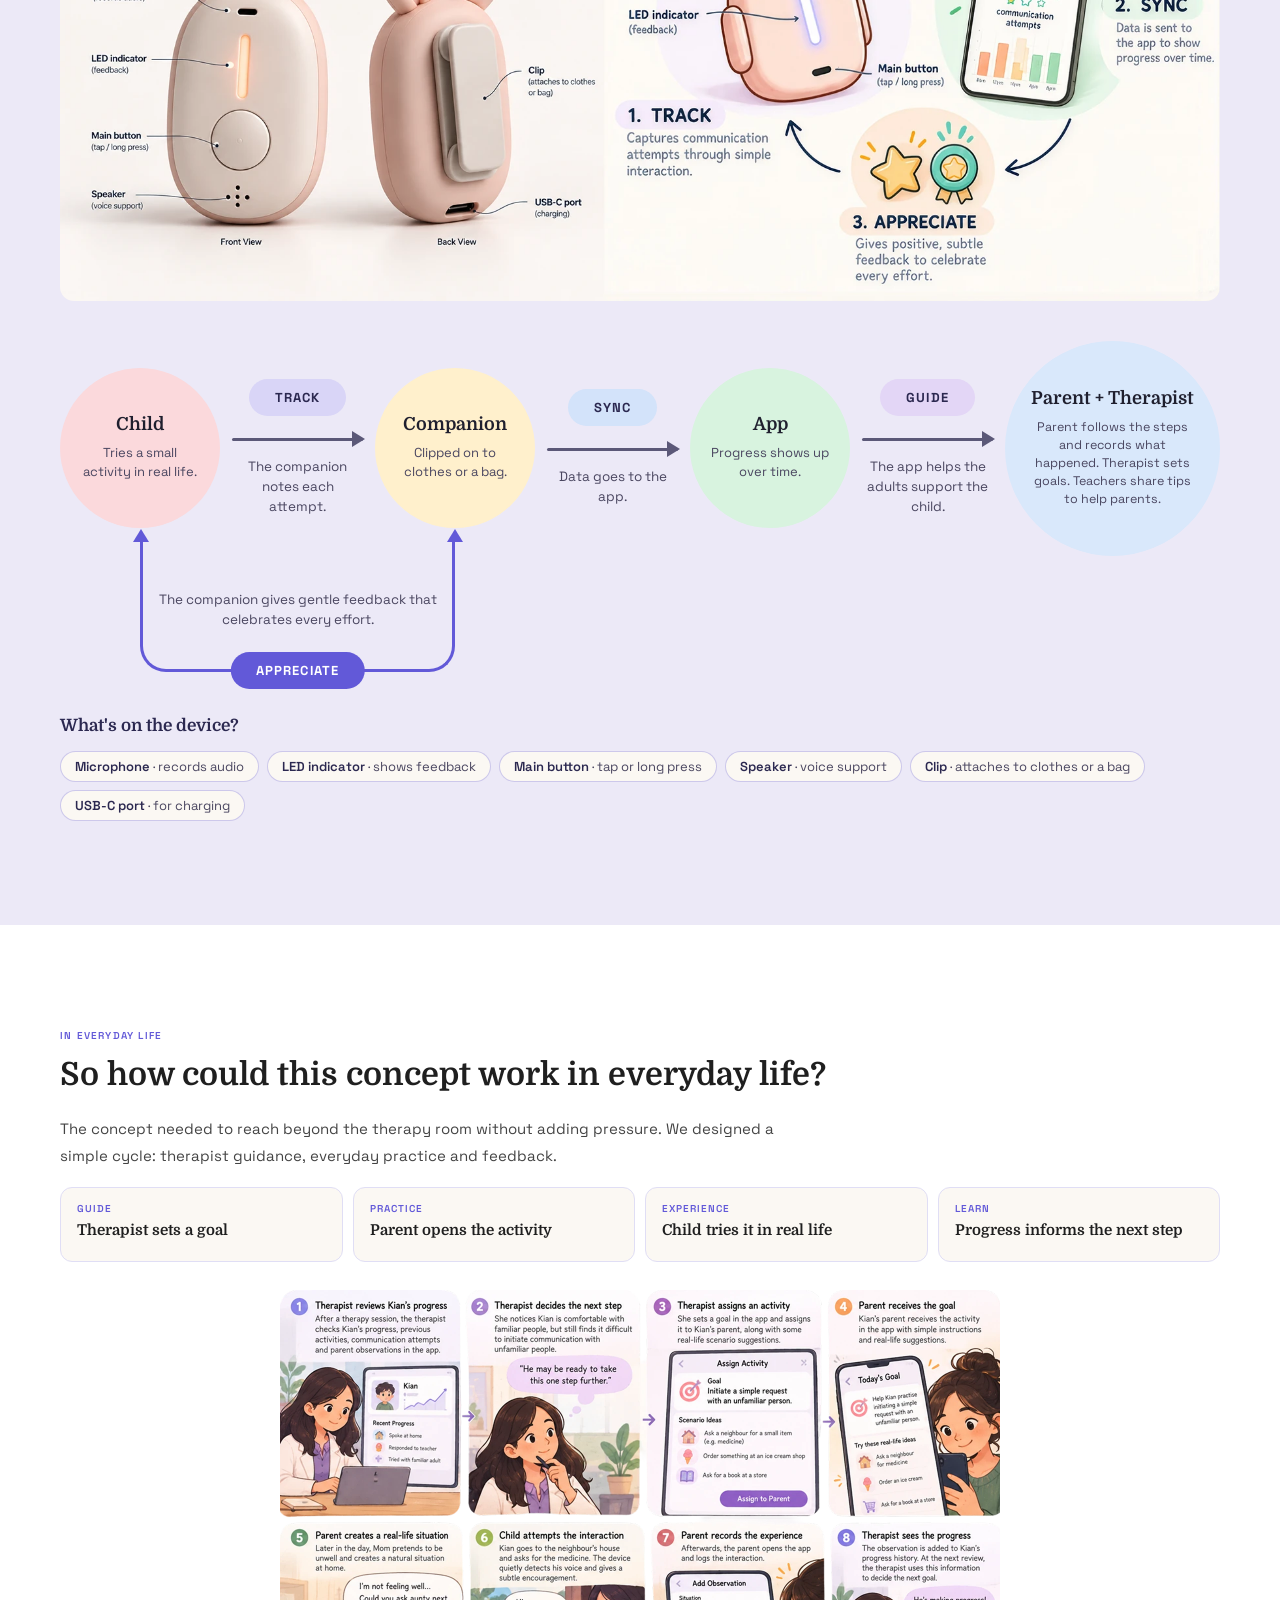
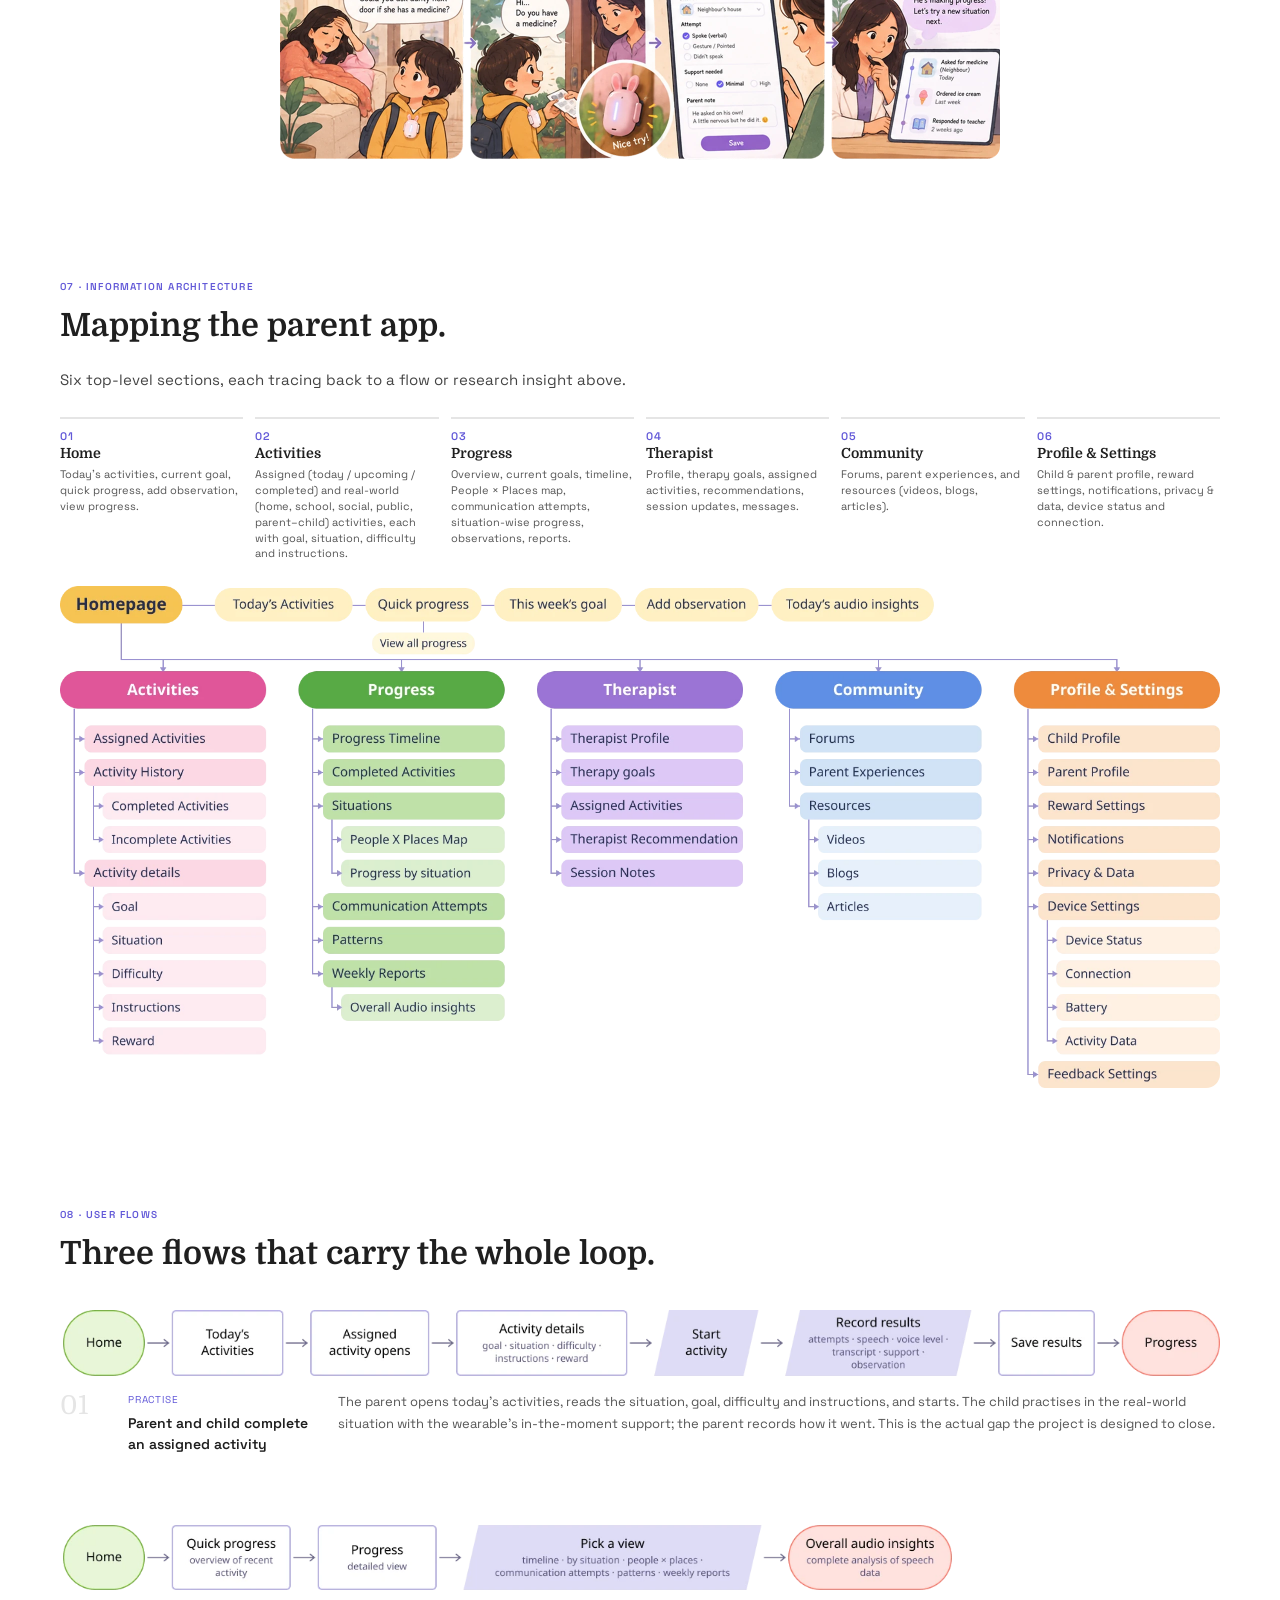
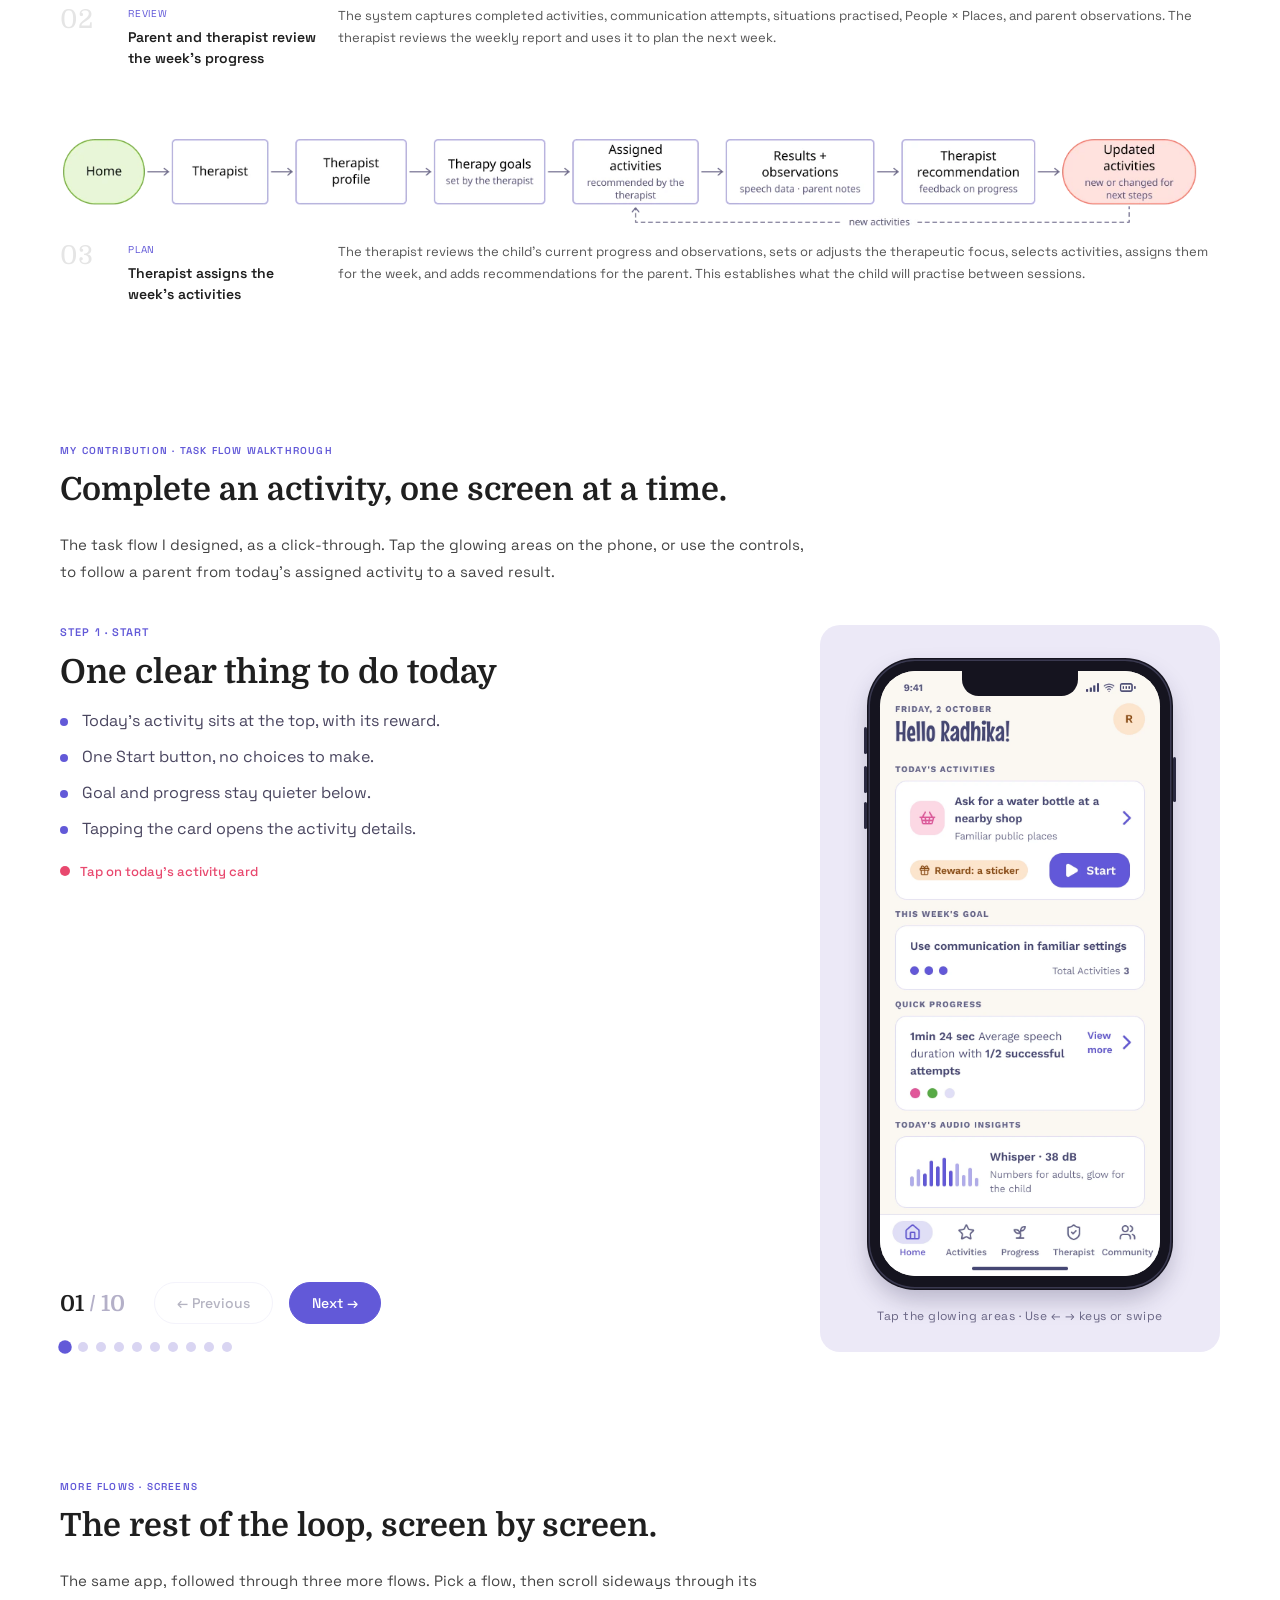
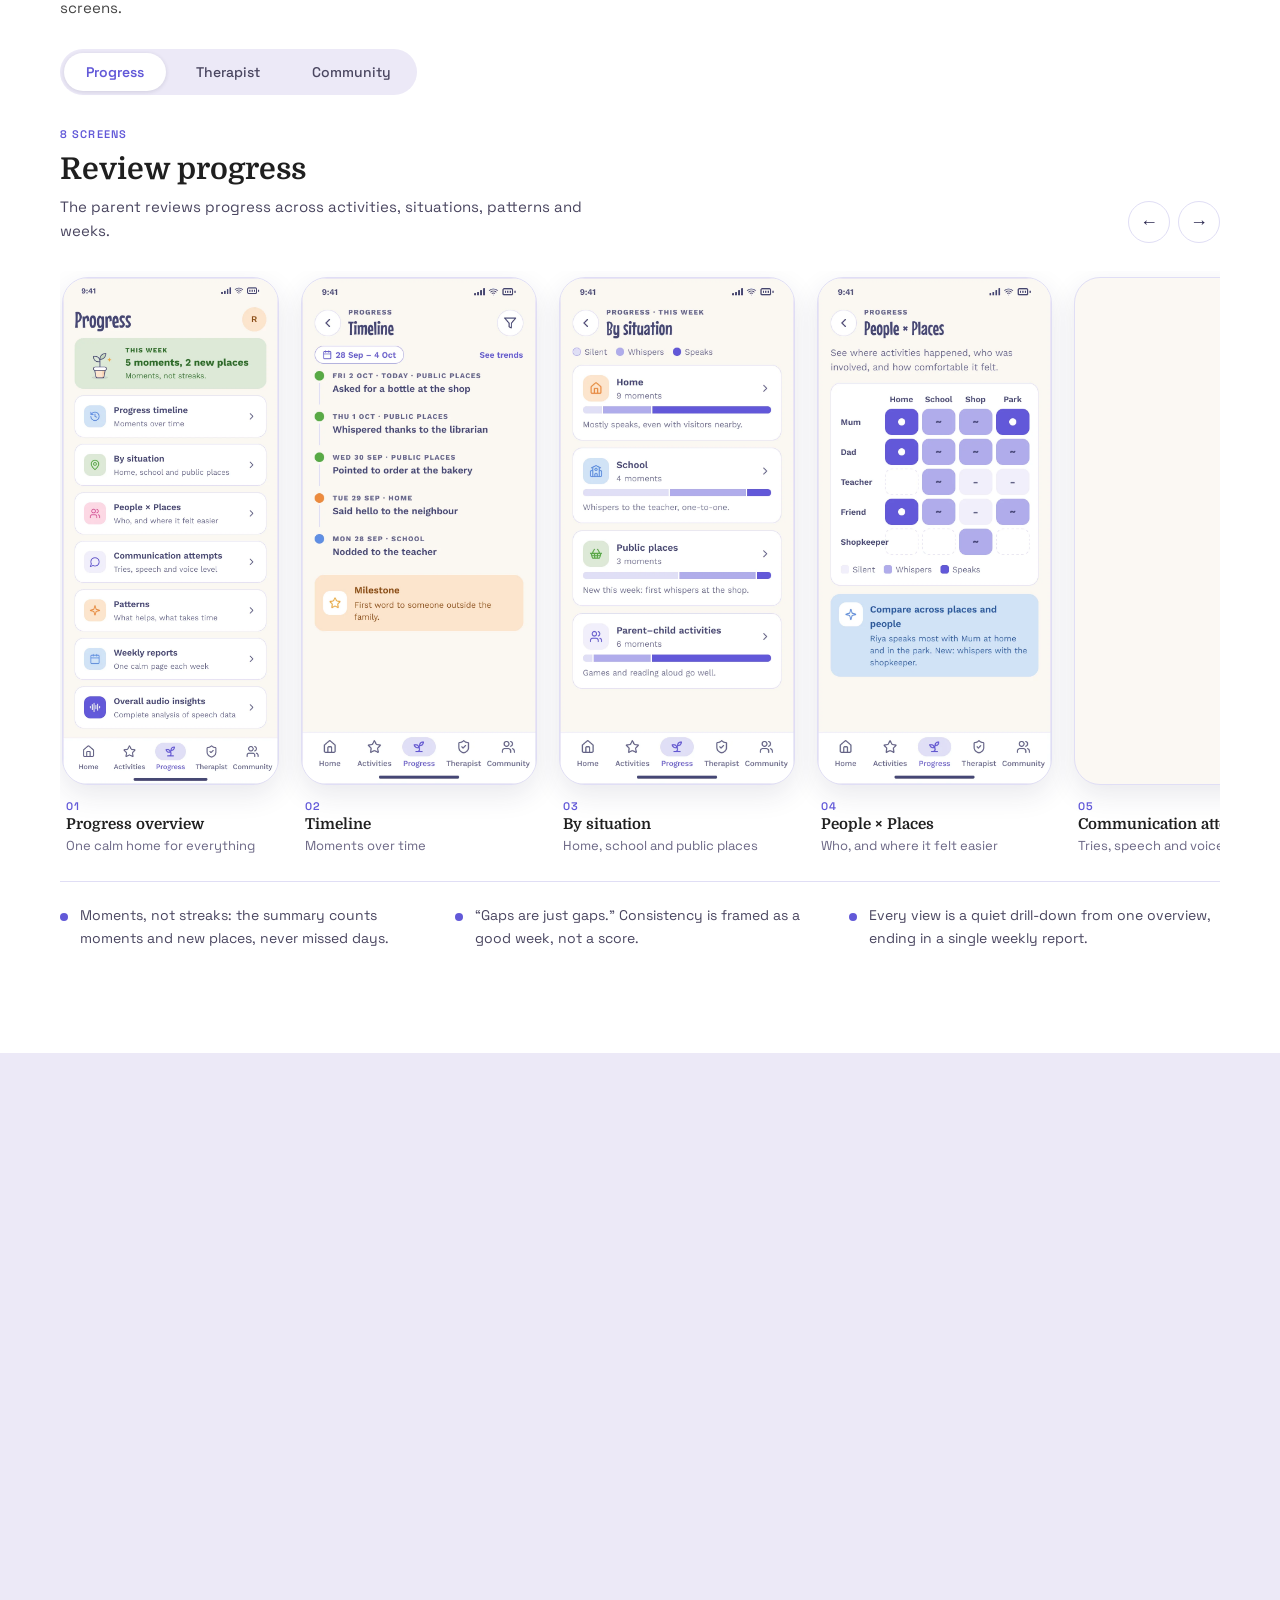
<file: pages/brave-buddy.html>
<!DOCTYPE html>
<html lang="en">
<head>
  <meta charset="UTF-8" />
  <meta name="viewport" content="width=device-width, initial-scale=1, viewport-fit=cover" />
  <title>Supporting Children with Selective Mutism &nbsp;·&nbsp; Nidhi Patil</title>
  <link rel="stylesheet" href="../css/fonts.css" />
  <link rel="stylesheet" href="../css/style.css" />
  <link rel="stylesheet" href="../css/bb-walkthrough.css" />
  <style>
    /* Brave Buddy — page-only accent swap: blue -> the project's own Violet/Coral,
       borrowed from its design system (see "Design system" section below).
       Scoped to .page-body so the shared site nav/footer keep the default palette. */
    .page-body .cs-tag,
    .page-body .cs-section-label,
    .page-body .cs-numbered-item .cs-num,
    .page-body .cs-process-eyebrow,
    .page-body .cs-observation-num,
    .page-body .cs-callout-label,
    .page-body .cs-persona-role,
    .page-body .cs-hmw-num,
    .page-body .cs-concept-label,
    .page-body .cs-journey-titles .cs-eyebrow,
    .page-body .cs-layer-eyebrow,
    .page-body .cs-credits-label,
    .page-body .cs-insight-row .cs-arrow-col {
      color: #6259D8;
    }
    .page-body .cs-pull-quote em { color: #6259D8; }
    .page-body .cs-body-dark .cs-pull-quote em { color: #B8B2F0; }
    .page-body .cs-hmw-card em { color: #DD6B53; font-style: italic; }

    /* Expert / persona avatar circles (initials, no stock photography) */
    .bb-avatar {
      width: 56px; height: 56px; border-radius: 50%;
      background: #E0DEF5; color: #6259D8;
      display: flex; align-items: center; justify-content: center;
      font-family: var(--font-heading); font-weight: 700; font-size: 18px;
      flex-shrink: 0;
    }
    .bb-status {
      border: 1px dashed var(--border);
      border-radius: 10px;
      padding: 18px 22px;
      font-family: var(--font-body);
      font-size: 13px;
      line-height: 1.7;
      color: #555;
      background: #fafafa;
    }
    .bb-status strong { color: var(--black); }
    .bb-swatch-grid { display: grid; grid-template-columns: repeat(6, 1fr); gap: 1px; background: var(--border); border: 1px solid var(--border); border-radius: 10px; overflow: hidden; margin-top: 20px; }
    @media (max-width: 768px) { .bb-swatch-grid { grid-template-columns: repeat(3, 1fr); } }
    .bb-swatch { background: #FBF8F3; padding: 16px 14px; }
    .bb-swatch-color { width: 100%; aspect-ratio: 1.6/1; border-radius: 6px; border: 1px solid rgba(0,0,0,0.08); margin-bottom: 10px; }
    .bb-swatch h4 { font-family: var(--font-heading); font-size: 14px; color: var(--black); margin-bottom: 2px; }
    .bb-swatch p { font-family: var(--font-body); font-size: 11px; color: var(--grey); line-height: 1.5; }
    .bb-pill-row { display: flex; flex-wrap: wrap; gap: 8px; margin-top: 10px; }
    .bb-pill { font-family: var(--font-body); font-size: 12px; padding: 6px 12px; border-radius: 20px; }
    .bb-pill--use { background: #E3F0E1; color: #2F6B2A; }
    .bb-pill--avoid { background: #FADDD6; color: #A1402C; }
    .bb-use-avoid { display: grid; grid-template-columns: 1fr 1fr; gap: 24px; margin-top: 16px; }
    @media (max-width: 640px) { .bb-use-avoid { grid-template-columns: 1fr; } }
    .bb-use-avoid h4 { font-family: var(--font-body); font-size: 11px; font-weight: 600; letter-spacing: 0.08em; text-transform: uppercase; color: var(--grey); margin-bottom: 8px; }
    /* Secondary research visuals */
    .bb-flow { display: grid; grid-template-columns: repeat(4, 1fr); gap: 16px; margin-top: 32px; }
    .bb-flow-card { position: relative; background: #FBF8F3; border: 1px solid #E0DEF5; border-radius: 16px; padding: 24px 22px 28px; }
    .bb-flow-3 { grid-template-columns: repeat(3, 1fr); }
    .bb-flow-sm { gap: 10px; margin-top: 18px; }
    .bb-flow-sm .bb-flow-card { padding: 14px 16px 16px; border-radius: 12px; }
    .bb-flow-sm .bb-flow-eyebrow { font-size: 10px; margin-bottom: 6px; }
    .bb-flow-sm .bb-flow-card h3 { font-size: 15px; margin-bottom: 4px; }
    .bb-flow-sm .bb-flow-card p:last-child { font-size: 13px; line-height: 1.45; }
    .bb-flow-eyebrow { font-size: 11px; font-weight: 600; letter-spacing: 0.1em; text-transform: uppercase; color: #6259D8; margin-bottom: 14px; }
    .bb-flow-card h3 { font-family: var(--font-heading); font-size: 18px; line-height: 1.3; color: var(--black); margin-bottom: 8px; }
    .bb-flow-card p:last-child { font-size: 14px; line-height: 1.5; color: #555; }
    .bb-mini-label { margin-top: 32px; font-size: 12px; letter-spacing: 0.12em; text-transform: uppercase; color: #6259D8; font-weight: 600; }
    .bb-ladder { display: flex; align-items: flex-end; gap: 10px; margin-top: 16px; }
    .bb-step { flex: 1; height: calc(var(--h) + 36px); background: #E0DEF5; border-radius: 10px; display: flex; align-items: flex-end; padding: 12px 14px; font-size: 13px; font-weight: 600; color: #4A41A8; }
    .bb-exist { display: grid; grid-template-columns: repeat(6, 1fr); margin-top: 20px; }
    .bb-exist-item { padding: 4px 14px; text-align: center; border-left: 1px solid #E3E0F1; }
    .bb-exist-item:first-child { border-left: 0; }
    .bb-exist-ic { width: 60px; height: 60px; margin: 0 auto 12px; border-radius: 50%; background: var(--c); display: grid; place-items: center; }
    .bb-exist-ic svg { width: 28px; height: 28px; fill: none; stroke: #2b2850; stroke-width: 1.6; stroke-linecap: round; stroke-linejoin: round; }
    .bb-exist-item strong { display: block; font-family: var(--font-heading); font-size: 15px; line-height: 1.25; color: var(--black); margin-bottom: 4px; }
    .bb-exist-item p { font-size: 12.5px; line-height: 1.45; color: #666; margin: 0; }
    @media (max-width: 800px) {
      .bb-flow, .bb-flow-3 { grid-template-columns: 1fr 1fr; }
    }
    @media (max-width: 560px) { .bb-flow, .bb-flow-3 { grid-template-columns: 1fr; } }
    @media (max-width: 800px) {
      .bb-exist { grid-template-columns: repeat(3, 1fr); row-gap: 24px; }
      .bb-exist-item:nth-child(4) { border-left: 0; }
      .bb-step { font-size: 11px; padding: 8px; }
    }
    /* Primary research: insights + affinity map */
    .bb-who { display: flex; align-items: center; gap: 20px; margin-top: 20px; }
    .bb-who .cs-stat-num { margin: 0; }
    .bb-who p { font-size: 15px; line-height: 1.6; color: #444; max-width: 560px; }
    .bb-quote { margin: 0; padding: 26px 32px; background: #FBF8F3; border: 1px solid #D9D5F2; border-left: 5px solid #6259D8; border-radius: 14px; font-family: var(--font-heading); font-size: 22px; line-height: 1.4; color: #4A41A8; }
    .bb-intro-right { display: flex; flex-direction: column; gap: 16px; }
    .bb-intro .bb-quote { margin-top: 24px; padding: 0; background: none; border: 0; border-radius: 0; font-size: 18px; line-height: 1.45; }
    .bb-intro .bb-quote::before { content: "\201C"; display: inline; font-family: Georgia, "Times New Roman", serif; font-size: 60px; line-height: 0; vertical-align: -0.38em; margin-right: 8px; color: #6259D8; }
    .bb-intro .bb-quote span { margin-top: 8px; font-size: 11px; }
    .bb-intro-right img { display: block; width: 100%; height: auto; border-radius: 12px; }
    .bb-quote span { display: block; margin-top: 14px; font-family: var(--font-body); font-size: 12px; color: #8a8a8a; }
    .bb-ins-grid { display: grid; grid-template-columns: repeat(3, 1fr); gap: 16px; margin-top: 32px; }
    .bb-ins { border-radius: 16px; padding: 20px; }
    .bb-ins--v { background: #ECE9F7; } .bb-ins--p { background: #FCE0E2; } .bb-ins--g { background: #E7F0DE; }
    .bb-ins span { display: block; font-family: var(--font-heading); font-size: 26px; color: #6259D8; margin-bottom: 8px; }
    .bb-ins strong { display: block; font-size: 15px; line-height: 1.3; color: var(--black); margin-bottom: 6px; }
    .bb-ins p { font-size: 13.5px; line-height: 1.5; color: #444; }
    .bb-aff-title { font-family: var(--font-heading); font-size: 19px; margin-top: 40px; margin-bottom: 4px; color: var(--black); }
    .bb-aff { display: grid; grid-template-columns: repeat(3, 1fr); gap: 28px 16px; margin-top: 16px; }
    .bb-cluster h4 { font-family: var(--font-heading); font-size: 14px; line-height: 1.3; font-weight: 700; color: #2b2850; background: #ECE9F7; border: 1px solid #D9D5F2; border-radius: 999px; padding: 7px 14px; text-align: center; margin: 0 0 14px; }
    .bb-notes { display: flex; flex-wrap: wrap; gap: 10px 8px; justify-content: center; }
    .bb-note { position: relative; width: calc(50% - 6px); min-height: 92px; padding: 12px 9px 22px; border-radius: 3px; box-shadow: 0 3px 8px rgba(0,0,0,0.15); transform: rotate(var(--r)); font-size: 10.5px; line-height: 1.35; color: #222; }
    .bb-note::before { content: ""; position: absolute; top: -7px; left: 50%; width: 40px; height: 12px; margin-left: -20px; background: rgba(255,255,255,0.55); }
    .bb-note strong { display: block; font-size: 11px; margin-bottom: 4px; }
    .bb-note p { margin: 0; }
    .bb-note span { position: absolute; left: 9px; bottom: 6px; font-size: 8.5px; letter-spacing: 0.06em; text-transform: uppercase; font-weight: 600; opacity: 0.75; }
    .bb-note--green { background: #CDE8CF; } .bb-note--green strong, .bb-note--green span { color: #1f5a2b; }
    .bb-note--pink { background: #F9CCD8; } .bb-note--pink strong, .bb-note--pink span { color: #9b1c4b; }
    .bb-note--orange { background: #FCDDB9; } .bb-note--orange strong, .bb-note--orange span { color: #b0510a; }
    .bb-note--blue { background: #CFE3FA; } .bb-note--blue strong, .bb-note--blue span { color: #1d5fa8; }
    .bb-note--violet { background: #E3DBF8; } .bb-note--violet strong, .bb-note--violet span { color: #5b3fb0; }
    .bb-note--grey { background: #E4E1DC; } .bb-note--grey strong, .bb-note--grey span { color: #555; }
    @media (max-width: 900px) { .bb-aff { grid-template-columns: 1fr; } .bb-ins-grid { grid-template-columns: 1fr; } }
    @media (max-width: 480px) { .bb-note { width: 100%; } }
    /* Pastel theme: soft cream pages, lavender bands instead of black */
    .page-body, .page-body .cs-hero { background: #FFFFFF; }
    .page-body .cs-body-dark { background: #ECE9F7; }
    .page-body .cs-body-dark .cs-section-text { color: #4a4660; }
    .page-body .cs-body-dark .cs-section-heading,
    .page-body .cs-body-dark .cs-pull-quote,
    .page-body .cs-body-dark .cs-layer h3 { color: #2b2850; }
    .page-body .cs-body-dark .cs-pull-quote em,
    .page-body .cs-body-dark .cs-section-heading em { color: #6259D8; }
    .page-body .cs-body-dark .cs-caption-note { color: #7a7690; }
    .page-body .cs-body-dark .cs-layer { border-color: rgba(98,89,216,0.25); background: rgba(255,255,255,0.55); }
    .page-body .cs-body-dark .cs-layer p,
    .page-body .cs-body-dark .cs-credits-row p,
    .page-body .cs-body-dark .cs-journey-step p { color: #4a4660; }
    .page-body .cs-body-dark .cs-journey-step,
    .page-body .cs-body-dark .cs-credits-row { border-top-color: rgba(98,89,216,0.2); }
    .page-body .cs-body-dark .cs-journey-num { color: rgba(98,89,216,0.35); }
    .page-body .cs-body-dark .cs-journey-titles strong { color: #2b2850; }
    .page-body .cs-body-dark .cs-layer-eyebrow,
    .page-body .cs-body-dark .cs-credits-label { color: #6259D8; }
    .page-body .cs-body-dark .cs-image-placeholder,
    .page-body .cs-body-dark .cs-mock-grid .cs-image-placeholder { background: #DCD7F2; color: #7a7690; }
    .bb-step:last-child { background: #CFC9F2; color: #2b2850; }
    /* At-a-glance stats: soft pastel tiles */
    .page-body .cs-stats-grid { gap: 12px; background: none; border: none; }
    .page-body .cs-stats-grid .cs-stat { border-radius: 16px; padding: 24px; }
    .page-body .cs-stats-grid .cs-stat:nth-child(1) { background: #DDEFD9; }
    .page-body .cs-stats-grid .cs-stat:nth-child(2) { background: #FBDDE5; }
    .page-body .cs-stats-grid .cs-stat:nth-child(3) { background: #FCE6CC; }
    .page-body .cs-stats-grid .cs-stat:nth-child(4) { background: #DCEAFB; }
    .page-body .cs-stats-grid .cs-stat-num { color: #2b2850; }
    .page-body .cs-stats-grid .cs-stat-label { color: #4a4660; font-size: 13px; }
    .bb-tools { display: grid; grid-template-columns: 1fr 1fr; gap: 0; margin-top: 16px; }
    .bb-tool { padding: 4px 40px 4px 0; }
    .bb-tool + .bb-tool { padding: 4px 0 4px 40px; border-left: 1px solid #D9D5F2; }
    .bb-tool .bb-chips { gap: 8px; }
    .bb-tool .bb-chips i { background: #FBF8F3; border: 1px solid #E3E0F1; }
    .bb-tool span { display: block; font-family: var(--font-heading); font-size: 16px; color: #2b2850; margin-bottom: 4px; }
    .bb-tool small { display: block; font-size: 12px; color: #6a6680; margin-bottom: 12px; }
    .bb-tool p { font-size: 14px; line-height: 1.6; color: #4a4660; }
    .bb-chips { display: flex; flex-wrap: wrap; gap: 8px; margin-top: 16px; }
    .bb-chips i { font-style: normal; font-size: 11px; padding: 4px 10px; border-radius: 20px; background: rgba(255,255,255,0.65); color: #4a4660; }
    @media (max-width: 640px) { .bb-tools { grid-template-columns: 1fr; } .bb-tool { padding: 4px 0; } .bb-tool + .bb-tool { padding: 24px 0 4px; margin-top: 24px; border-left: 0; border-top: 1px solid #D9D5F2; } }
    .bb-persona-grid { display: grid; grid-template-columns: 1fr 1fr; gap: 16px; margin-top: 28px; }
    .bb-persona { background: #FBF8F3; border: 1px solid #E3E0F1; border-radius: 16px; padding: 22px; display: flex; flex-direction: column; gap: 14px; }
    .bb-persona-head { display: flex; align-items: center; gap: 14px; }
    .bb-persona-av { width: 72px; height: auto; flex-shrink: 0; display: block; }
    .bb-persona-head strong { display: block; font-family: var(--font-heading); font-size: 16px; color: var(--black); }
    .bb-persona-head span { font-size: 12px; color: #7a7690; }
    .bb-persona-quote { font-size: 14px; line-height: 1.6; color: #4a4660; font-style: italic; }
    .bb-persona-lists { margin-top: auto; padding-top: 14px; border-top: 1px solid #ECE9F7; display: grid; grid-template-columns: 1fr 1fr; gap: 16px; }
    .bb-persona-lists b { display: block; font-size: 10px; letter-spacing: 0.1em; text-transform: uppercase; color: #6259D8; margin-bottom: 6px; }
    .bb-persona-lists ul { margin: 0; padding-left: 16px; font-size: 12.5px; line-height: 1.5; color: #444; }
    .bb-persona-lists li { margin-bottom: 4px; }
    @media (max-width: 640px) { .bb-persona-grid { grid-template-columns: 1fr; } }
    /* Match every section's width to the hero's */
    .page-body .cs-body-inner { max-width: var(--max-w); }
    .page-body .cs-body-inner > .reveal > .cs-section-text { max-width: 760px; }
    .bb-intro { display: grid; grid-template-columns: 1fr 1fr; gap: 40px; align-items: start; margin-top: 24px; }
    @media (max-width: 800px) { .bb-intro { grid-template-columns: 1fr; } }
    .page-body .bb-hmw { border: none; padding: 0; }
    .page-body .bb-hmw .cs-hmw-num { font-size: 14px; margin-bottom: 14px; }
    .page-body .bb-hmw p:last-child { font-family: var(--font-heading); font-size: clamp(24px, 2.6vw, 34px); line-height: 1.35; font-weight: 700; color: #2b2850; max-width: 1000px; }
    .page-body .bb-hmw em { color: #6259D8; }
    .page-body .bb-three { gap: 16px; background: none; border: none; }
    .page-body .bb-three .cs-observation { border-radius: 16px; padding: 24px; }
    .page-body .bb-three .cs-observation:nth-child(1) { background: #DDEFD9; }
    .page-body .bb-three .cs-observation:nth-child(2) { background: #FBDDE5; }
    .page-body .bb-three .cs-observation:nth-child(3) { background: #DCEAFB; }
    .page-body .bb-three .cs-observation-num { color: #4A41A8; }
    .page-body .bb-three .cs-observation h3 { color: #2b2850; font-size: 17px; }
    .page-body .bb-three .cs-observation p { color: #4a4660; }
    @media (max-width: 768px) { .page-body .bb-three { grid-template-columns: 1fr !important; } }
    .bb-gap-lead { font-size: 16px; line-height: 1.7; color: #4a4660; max-width: 760px; }
    .bb-gap-lead strong { color: #2b2850; }
    .bb-seen-row { display: flex; align-items: stretch; gap: 0; margin-top: 28px; }
    .bb-seen { flex: 1; background: var(--c); border-radius: 16px; padding: 20px; display: flex; flex-direction: column; align-items: flex-start; }
    .bb-seen img { width: 64px; height: auto; margin-bottom: 12px; }
    .bb-seen strong { font-family: var(--font-heading); font-size: 16px; color: #2b2850; }
    .bb-seen em { font-style: normal; font-size: 12px; color: #6a6680; margin-bottom: 12px; }
    .bb-seen p { font-size: 14px; line-height: 1.5; color: #2b2850; margin-top: auto; }
    .bb-seen p b { display: block; font-size: 10px; letter-spacing: 0.1em; text-transform: uppercase; color: #4A41A8; margin-bottom: 4px; }
    .bb-link { flex: 0 0 28px; align-self: center; height: 0; border-top: 2px dashed #B8B2F0; }
    .bb-gap { margin-top: 28px; background: #ECE9F7; border-radius: 18px; padding: 32px; }
    .bb-gap-label { font-size: 12px; letter-spacing: 0.12em; text-transform: uppercase; font-weight: 600; color: #6259D8; margin-bottom: 10px; }
    .bb-gap h3 { font-family: var(--font-heading); font-size: clamp(22px, 2.4vw, 30px); line-height: 1.3; color: #2b2850; margin-bottom: 22px; }
    .bb-gap-steps { display: grid; grid-template-columns: repeat(3, 1fr); gap: 16px; }
    .bb-gap-steps div { background: #FBF8F3; border-radius: 12px; padding: 16px 18px; font-size: 14px; line-height: 1.5; color: #4a4660; }
    .bb-gap-steps b { display: block; font-size: 15px; color: #2b2850; margin-bottom: 4px; }
    .bb-gap-end { margin-top: 20px; font-family: var(--font-heading); font-size: 17px; font-weight: 600; color: #4A41A8; }
    @media (max-width: 800px) { .bb-seen-row { flex-wrap: wrap; gap: 12px; } .bb-seen { flex: 1 1 calc(50% - 6px); } .bb-link { display: none; } .bb-gap-steps { grid-template-columns: 1fr; } }
    .bb-idea-grid { display: grid; grid-template-columns: repeat(4, 1fr); gap: 8px; margin-top: 24px; }
    .bb-idea { position: relative; background: #FBF8F3; border: 1px solid #E6E3F0; border-radius: 10px; padding: 10px 12px; display: grid; grid-template-columns: 1fr auto; grid-template-rows: auto 1fr; column-gap: 8px; row-gap: 6px; align-items: start; }
    .bb-idea h3 { grid-column: 1; grid-row: 1; font-family: var(--font-heading); font-size: 15px; line-height: 1.25; color: #2b2850; margin: 0; }
    .bb-idea-ic { grid-column: 2; grid-row: 1 / span 2; width: 34px; height: 34px; border-radius: 8px; background: #F3F1FA; display: grid; place-items: center; }
    .bb-idea-ic svg { width: 20px; height: 20px; fill: none; stroke: #6259D8; stroke-width: 1.8; stroke-linecap: round; stroke-linejoin: round; }
    .bb-chips { grid-column: 1; grid-row: 2; display: flex; flex-wrap: wrap; gap: 3px; align-content: flex-start; }
    .bb-chips span { font-size: 11.5px; line-height: 1; padding: 4px 8px; border-radius: 999px; background: #F5F4F9; color: #5b576f; }
    @media (max-width: 900px) { .bb-idea-grid { grid-template-columns: repeat(2, 1fr); } }
    @media (max-width: 480px) { .bb-idea-grid { grid-template-columns: 1fr; } }
    .bb-xp-label { display: inline-block; margin-top: 56px; padding: 6px 16px; border: 1px solid #C9C4EC; border-radius: 999px; font-size: 13px; font-weight: 600; color: #6259D8; background: #FBF8F3; }
    .bb-xp-grid { display: grid; grid-template-columns: repeat(4, 1fr); gap: 16px; margin-top: 24px; }
    .bb-xp { background: #FBF8F3; border: 1px solid #E6E3F0; border-radius: 16px; padding: 12px 12px 20px; display: flex; flex-direction: column; }
    .bb-xp.is-selected { border: 2px solid #6259D8; padding: 11px 11px 19px; }
    .bb-xp-img { border-radius: 10px; background: #fff; display: grid; place-items: center; text-align: center; font-size: 12px; color: #9a96ad; padding: 0; overflow: hidden; }
    .bb-xp-img img { display: block; width: 100%; height: auto; }
    .bb-xp .bb-xp-eyebrow { margin: 14px 8px 4px; font-size: 10px; font-weight: 600; letter-spacing: 0.08em; text-transform: uppercase; color: #6259D8; }
    .bb-xp h3 { margin: 0 8px 8px; font-family: var(--font-heading); font-size: 17px; color: #1f1f1f; }
    .bb-xp p { margin: 0 8px; font-size: 14px; line-height: 1.6; color: #4a4660; }
    @media (max-width: 1000px) { .bb-xp-grid { grid-template-columns: repeat(2, 1fr); } }
    @media (max-width: 520px) { .bb-xp-grid { grid-template-columns: 1fr; } }
    .bb-parts { display: flex; flex-wrap: wrap; gap: 8px; }
    .bb-part { font-size: 13px; line-height: 1; padding: 8px 14px; border-radius: 999px; background: #FBF8F3; border: 1px solid rgba(98,89,216,0.3); color: #4a4660; }
    .bb-part b { color: #2b2850; font-weight: 600; }
    .bb-trail { display: grid; grid-template-columns: 160px 1fr 160px 1fr 160px 1fr 215px; align-items: center; margin-top: 40px; }
    .bb-tn { aspect-ratio: 1; border-radius: 50%; background: var(--c); display: flex; flex-direction: column; align-items: center; justify-content: center; text-align: center; padding: 0 20px; }
    .bb-tn h4 { font-family: var(--font-heading); font-size: 18px; line-height: 1.2; color: #1f1f2e; margin: 0 0 8px; }
    .bb-tn p { font-size: 13px; line-height: 1.45; color: #4a4660; margin: 0; }
    .bb-tn.is-wide { padding: 0 26px; }
    .bb-tn.is-wide p { font-size: 12.5px; }
    .bb-tl { display: flex; flex-direction: column; align-items: center; padding: 0 12px; }
    .bb-tl-pill { font-size: 13px; font-weight: 700; letter-spacing: 0.08em; text-transform: uppercase; color: #2b2850; background: var(--c, #D9D5F7); border-radius: 999px; padding: 10px 26px; white-space: nowrap; }
    .bb-tl-line { position: relative; display: block; width: 100%; height: 3px; background: #5b5878; margin: 22px 0 16px; border-radius: 2px; }
    .bb-tl-line::after { content: ""; position: absolute; right: -2px; top: 50%; transform: translateY(-50%); border: 8px solid transparent; border-left: 13px solid #5b5878; border-right: 0; }
    .bb-tl p { font-size: 13.5px; line-height: 1.5; color: #4a4660; text-align: center; margin: 0; max-width: 150px; }
    .bb-trail-loop { grid-column: 1 / 4; margin: 12px 80px 0; position: relative; border: 3px solid #6259D8; border-top: 0; border-radius: 0 0 26px 26px; padding: 22px 12px 0; text-align: center; height: 104px; align-self: start; }
    .bb-trail-loop::before, .bb-trail-loop::after { content: ""; position: absolute; top: -26px; width: 3px; height: 26px; background: #6259D8; }
    .bb-trail-loop::before { left: -3px; }
    .bb-trail-loop::after { right: -3px; }
    .bb-lp-a { position: absolute; top: -39px; width: 0; height: 0; border: 8px solid transparent; border-bottom: 13px solid #6259D8; border-top: 0; }
    .bb-lp-a.l { left: -10.5px; } .bb-lp-a.r { right: -10.5px; }
    .bb-trail-loop .bb-tl-pill { position: absolute; left: 50%; bottom: -20px; transform: translateX(-50%); background: #6259D8; color: #fff; }
    .bb-trail-loop p { font-size: 13.5px; line-height: 1.5; color: #4a4660; max-width: 380px; margin: 0 auto; }
    @media (max-width: 980px) {
      .bb-trail { grid-template-columns: 1fr; justify-items: center; }
      .bb-tn { width: 230px; }
      .bb-tn.is-wide { width: 270px; }
      .bb-tl { padding: 16px 0; }
      .bb-tl-line { width: 3px; height: 30px; margin: 14px 0; }
      .bb-tl-line::after { right: auto; left: 50%; top: auto; bottom: -2px; transform: translateX(-50%); border: 8px solid transparent; border-top: 13px solid #5b5878; border-bottom: 0; }
      .bb-trail-loop { grid-column: 1; margin: 30px 0 0; height: auto; border: 3px dashed #6259D8; border-radius: 18px; padding: 30px 18px 18px; max-width: 420px; }
      .bb-trail-loop::before, .bb-trail-loop::after, .bb-lp-a { display: none; }
      .bb-trail-loop .bb-tl-pill { top: -20px; bottom: auto; }
    }
    .bb-ia { grid-template-columns: repeat(6, 1fr); gap: 12px; margin-top: 24px; }
    .bb-ia .cs-process-step { border-top-width: 2px; padding-top: 10px; }
    .bb-ia .cs-process-eyebrow { font-size: 9px; margin-bottom: 4px; }
    .bb-ia .cs-process-step h3 { font-size: 14px; line-height: 1.25; margin-bottom: 4px; }
    .bb-ia .cs-process-step p { font-size: 11px; line-height: 1.45; margin-bottom: 0; }
    @media (max-width: 900px) { .bb-ia { grid-template-columns: repeat(3, 1fr); } }
    @media (max-width: 520px) { .bb-ia { grid-template-columns: 1fr 1fr; } }
    .bb-screens { margin-top: 24px; }
    .bb-screens { justify-items: center; row-gap: 28px; }
    /* Size from window height so the tallest screen (390 x 918) always fits in view, uncropped */
    .bb-screens img { width: min(100%, calc((100vh - 130px) * 0.4248)); min-width: min(100%, 200px); height: auto; aspect-ratio: auto; object-fit: initial; }
    .page-body .bb-ui-band { background: #2b2850; }
    .page-body .bb-ui-band .cs-section-label { color: #B8B2F0; }
    .page-body .bb-ui-band .cs-section-heading { color: #fff; }
    .page-body .bb-ui-band .cs-section-text { color: #d6d2ee; }
    .bb-screens img { border: 3px solid #B8B2F0; border-radius: 22px; box-sizing: border-box; }
    .bb-next-grid { display: grid; grid-template-columns: repeat(3, 1fr); gap: 16px; margin-top: 28px; }
    .bb-next { background: var(--c); border-radius: 16px; padding: 24px 28px; }
    .bb-next h3 { font-family: var(--font-heading); font-size: 18px; color: #4A41A8; margin: 0 0 12px; }
    .bb-next p { font-size: 15px; line-height: 1.6; color: #2b2850; margin: 0; }
    @media (max-width: 768px) { .bb-next-grid { grid-template-columns: 1fr; } }
    .bb-take { display: grid; grid-template-columns: repeat(4, 1fr); gap: 16px; margin-top: 16px; }
    .bb-take-item { background: #ECE9F7; border-radius: 16px; padding: 20px; text-align: left; }
    .bb-take-item span { display: block; font-family: var(--font-heading); font-size: 26px; color: #6259D8; margin-bottom: 8px; }
    .bb-take-item strong { display: block; font-size: 15px; line-height: 1.3; color: var(--black); margin-bottom: 6px; }
    .bb-take-item p { font-size: 13.5px; line-height: 1.5; color: #444; margin: 0; }
    @media (max-width: 900px) { .bb-take { grid-template-columns: repeat(2, 1fr); } }
    @media (max-width: 520px) { .bb-take { grid-template-columns: 1fr; } }
    /* More breathing room between numbered sections (this page only) */
    .page-body .cs-body-inner { gap: 120px; }
    .page-body .cs-body { padding-top: 104px; padding-bottom: 104px; }
    @media (max-width: 768px) { .page-body .cs-body-inner { gap: 80px; } .page-body .cs-body { padding-top: 64px; padding-bottom: 64px; } }
    .page-body .cs-body-inner > .bb-tight { margin-top: -64px; }
    @media (max-width: 768px) { .page-body .cs-body-inner > .bb-tight { margin-top: -40px; } }
  </style>
</head>
<body>

<div id="cursor-dot"></div>

<nav class="nav">
  <a href="../index.html" class="nav-logo" aria-label="Home">
    <img class="logo-svg" src="../assets/images/logo.webp" alt="Nidhi Patil logo" />
  </a>
  <div class="nav-links">
    <a href="../index.html">Home</a>
    <a href="../index.html#works" class="active">Works</a>
    <a href="ai-lab.html">AI Lab</a>
    <a href="resume.html">Resume</a>
  </div>
  <a href="../index.html#works" class="nav-back">← Back to Works</a>
  <button class="nav-burger" aria-label="Toggle menu">
    <span></span><span></span><span></span>
  </button>
</nav>

<div class="mobile-menu" role="dialog">
  <a href="../index.html">Home</a>
  <a href="../index.html#works">Works</a>
  <a href="ai-lab.html">AI Lab</a>
  <a href="resume.html">Resume</a>
  <a href="../index.html#works">← Back to Works</a>
</div>

<main class="page-body">

  <!-- HERO -->
  <div class="cs-hero">
    <div class="cs-hero-inner">
      <p class="cs-tag">UX research and children-centred design</p>
      <h1 class="cs-title">Supporting Children with Selective Mutism.</h1>
      <p class="cs-section-text" style="margin-bottom:32px;font-style:italic;max-width:620px;">A wearable companion and a connected app that turn a clinician's talking-ladder method into something a child can carry, and a parent, teacher and therapist can each use, every day.</p>

      <img class="cs-cover" style="width:auto;max-width:100%;height:auto;aspect-ratio:auto;background:none;display:block;" src="../assets/images/selectivemutism-cover%20photo.webp" alt="Supporting Children with Selective Mutism" loading="lazy" decoding="async" />

      <div class="cs-meta" style="grid-template-columns:1.3fr 1.3fr 1fr 1fr;">
        <div class="cs-meta-item">
          <p class="cs-meta-label">Role</p>
          <p class="cs-meta-val">Clinician Interviews<br>Research Synthesis<br>IA &amp; Task Flows<br>App UI Design</p>
        </div>
        <div class="cs-meta-item">
          <p class="cs-meta-label">Team</p>
          <p class="cs-meta-val">4 designers + 2 faculty mentors</p>
        </div>
        <div class="cs-meta-item">
          <p class="cs-meta-label">Duration</p>
          <p class="cs-meta-val">4 weeks</p>
        </div>
        <div class="cs-meta-item">
          <p class="cs-meta-label">Domain</p>
          <p class="cs-meta-val">Child-centred design, assistive technology</p>
        </div>
      </div>
    </div>
  </div>

  <!-- BODY -->
  <div class="cs-body">
    <div class="cs-body-inner">

      <!-- AT A GLANCE -->
      <div class="reveal">
        <p class="cs-section-label">At a glance</p>
        <p class="cs-section-text">Selective mutism affects <strong style="color:#6259D8;font-weight:600;">an estimated 0.7–2% of young children (roughly 1 in 140)</strong>, making communication difficult in certain social settings. With weekly therapy leaving gaps in everyday practice, this project explores a wearable device and connected app to support communication between sessions.</p>
      </div>

      <!-- 01 · THE CONDITION -->
      <div class="reveal">
        <p class="cs-section-label">01 · Secondary Research</p>
        <h2 class="cs-section-heading">Understanding the condition.</h2>
        <p class="cs-section-text">Symptoms appear between ages 3–5, often at preschool. The silence looks like shyness, so many children go undiagnosed for years.</p>

        <div class="bb-flow bb-flow-sm">
          <div class="bb-flow-card">
            <h3>The child wants to talk</h3>
            <p>Anxiety blocks it. Support, never "fix."</p>
          </div>
          <div class="bb-flow-card">
            <h3>Pressure backfires</h3>
            <p>Questions and eye contact raise anxiety.</p>
          </div>
          <div class="bb-flow-card">
            <h3>Speech is a gradient</h3>
            <p>Reward every step, not just full speech.</p>
          </div>
          <div class="bb-flow-card">
            <h3>Untreated, it compounds</h3>
            <p>Isolation and anxiety into adulthood.</p>
          </div>
        </div>

      </div>

      <!-- EVIDENCE-BASED MECHANISMS -->
      <div class="reveal bb-tight">
        <p class="cs-section-text">Therapies that work use a few simple ideas: small steps, gentle practice and rewards. Much like levels in a game, these can become features in a product.</p>

        <p class="bb-mini-label">The talking ladder</p>
        <div class="bb-ladder">
          <div class="bb-step" style="--h:36px"><span>Pointing</span></div>
          <div class="bb-step" style="--h:68px"><span>Mouthing</span></div>
          <div class="bb-step" style="--h:100px"><span>Whispering</span></div>
          <div class="bb-step" style="--h:132px"><span>Quiet voice</span></div>
          <div class="bb-step" style="--h:164px"><span>Normal voice</span></div>
        </div>

        <div class="cs-tag-row" style="margin-top:28px;">
          <span class="cs-tag-pill">Stimulus fading</span>
          <span class="cs-tag-pill">Shaping approximations</span>
          <span class="cs-tag-pill">Contingency rewards</span>
          <span class="cs-tag-pill">Self-modelling on video</span>
          <span class="cs-tag-pill">Defocused communication</span>
          <span class="cs-tag-pill">Low-stakes vocalisation</span>
          <span class="cs-tag-pill">Parent as co-therapist</span>
        </div>

      </div>

      <!-- WHAT ALREADY EXISTS -->
      <div class="reveal">
        <h2 class="cs-section-heading">What already exists</h2>
        <div class="bb-exist">
          <div class="bb-exist-item"><div class="bb-exist-ic" style="--c:#FBDDE0;"><svg viewBox="0 0 24 24" aria-hidden="true"><rect x="7" y="2.5" width="10" height="19" rx="2.2"/><path d="M12 15.5s-2.6-1.6-2.6-3.4a1.5 1.5 0 012.6-1 1.5 1.5 0 012.6 1c0 1.8-2.6 3.4-2.6 3.4z" stroke="#E0525E"/></svg></div><strong>Therapy apps</strong><p>Help during sessions</p></div>
          <div class="bb-exist-item"><div class="bb-exist-ic" style="--c:#E3E4FA;"><svg viewBox="0 0 24 24" aria-hidden="true"><path d="M3 9.5a2 2 0 012-2h14a2 2 0 012 2v4a2 2 0 01-2 2h-3.5l-1.5-2h-4l-1.5 2H5a2 2 0 01-2-2z"/></svg></div><strong>VR &amp; online therapy</strong><p>Early practice between sessions</p></div>
          <div class="bb-exist-item"><div class="bb-exist-ic" style="--c:#F7EFD9;"><svg viewBox="0 0 24 24" aria-hidden="true"><rect x="5" y="3" width="14" height="18" rx="2.2"/><path d="M8.5 8h.01M11 8h5M8.5 12h.01M11 12h5M8.5 16h.01M11 16h3"/></svg></div><strong>Screening forms</strong><p>For clinics, not children</p></div>
          <div class="bb-exist-item"><div class="bb-exist-ic" style="--c:#DDF1E0;"><svg viewBox="0 0 24 24" aria-hidden="true"><rect x="7" y="6.5" width="10" height="11" rx="3"/><path d="M9 6.5L9.7 3h4.6L15 6.5M9 17.5L9.7 21h4.6L15 17.5M10 14v-1.5M12 14v-3M14 14v-2" /><path d="M10 14v-1.5M12 14v-3M14 14v-2" stroke="#4FA36B"/></svg></div><strong>Wearables</strong><p>Track how much a child speaks</p></div>
          <div class="bb-exist-item"><div class="bb-exist-ic" style="--c:#FBE0EC;"><svg viewBox="0 0 24 24" aria-hidden="true"><rect x="5" y="8" width="14" height="11" rx="3.5"/><path d="M12 8V5M12 5h.01M9.5 13h.01M14.5 13h.01M10 16h4M3 13v2M21 13v2"/></svg></div><strong>Social robots</strong><p>Easier to talk to than people</p></div>
          <div class="bb-exist-item"><div class="bb-exist-ic" style="--c:#E1E8FB;"><svg viewBox="0 0 24 24" aria-hidden="true"><path d="M7 8h10a4.5 4.5 0 014.4 5.4l-.7 3.2a2.2 2.2 0 01-3.8 1L15 15.5H9l-1.9 2.1a2.2 2.2 0 01-3.8-1l-.7-3.2A4.5 4.5 0 017 8z"/><path d="M8 11v3M6.5 12.5h3M15.5 11.5h.01M17.5 13.5h.01"/></svg></div><strong>Play-based methods</strong><p>Puppets, role play and music</p></div>
        </div>

        <h3 class="bb-aff-title">Gaps we found in existing tools</h3>
        <div class="bb-ins-grid" style="margin-top:16px;">
          <div class="bb-ins bb-ins--v"><span>01</span><strong>The generalisation gap</strong><p>Gains made in clinic don't carry over without daily practice.</p></div>
          <div class="bb-ins bb-ins--v"><span>02</span><strong>Manuals, not tools</strong><p>Parents get 300-page workbooks, not a daily system.</p></div>
          <div class="bb-ins bb-ins--v"><span>03</span><strong>The child is missing</strong><p>Few tools give the child agency or a "brave talker" identity.</p></div>
        </div>
      </div>

      <!-- 02 · PRIMARY RESEARCH -->
      <div class="reveal">
        <p class="cs-section-label">02 · Primary Research</p>
        <h2 class="cs-section-heading">Safety comes before speech.</h2>
        <div class="bb-intro">
          <div>
          <p class="cs-section-text">Given the sensitive nature of selective mutism, parents and children were hesitant to participate, so we <strong>interviewed 6 experts</strong>: 5 clinicians from India and Katelyn Reed of Thriving Minds and the Selective Mutism Association (US). Their insights reinforced that progress begins with safety, <strong>shifting our focus from making children speak to helping them feel safe enough to do so.</strong></p>
            <blockquote class="bb-quote">Children don't need to be taught to speak, they need to feel safe enough to speak.&rdquo;<span>Clinical psychologist interview</span></blockquote>
          </div>
        <div class="bb-intro-right">
          <img src="../assets/images/sm-interview1.webp" alt="Interview with a clinician" loading="lazy" decoding="async" />
        </div>
        </div>

        <h3 class="bb-aff-title">Affinity mapping</h3>
        <p class="cs-section-text" style="margin-bottom:8px;">Notes from all six interviews, clustered into six themes.</p>
        <div class="bb-aff">
          <div class="bb-cluster">
            <h4>1. Clinical Presentation &amp; Behaviors</h4>
            <div class="bb-notes">
              <div class="bb-note bb-note--green" style="--r:-2deg"><strong>Different at home and outside</strong><p>Chatty and confident at home, but completely silent in public.</p><span>Psychiatrist</span></div>
              <div class="bb-note bb-note--pink" style="--r:1.5deg"><strong>Body freezes</strong><p>Fast breathing and shaking. The child freezes like a statue when put on the spot.</p><span>Teacher</span></div>
              <div class="bb-note bb-note--pink" style="--r:-1deg"><strong>Unclear speech</strong><p>Words may sound unclear, even when the child feels comfortable one-on-one.</p><span>Teacher</span></div>
              <div class="bb-note bb-note--orange" style="--r:2deg"><strong>The voice works</strong><p>Screaming or crying shows the voice is fine. The silence comes from fear.</p><span>Pediatrician</span></div>
              <div class="bb-note bb-note--orange" style="--r:-1.5deg"><strong>Only one safe person</strong><p>Some children open up to just one trusted person, and only after a long time.</p><span>Pediatrician</span></div>
            </div>
          </div>
          <div class="bb-cluster">
            <h4>2. Early Diagnostic Indicators</h4>
            <div class="bb-notes">
              <div class="bb-note bb-note--orange" style="--r:1.5deg"><strong>Starts at age 2 to 3</strong><p>Seen when speech should begin, often when the child starts play school.</p><span>Pediatrician</span></div>
              <div class="bb-note bb-note--orange" style="--r:-1deg"><strong>Pointing instead of talking</strong><p>Only pointing or crying after age 2 can be an early warning sign.</p><span>Pediatrician</span></div>
              <div class="bb-note bb-note--orange" style="--r:2deg"><strong>Prefers things to people</strong><p>The child focuses on fans or toys and ignores people.</p><span>Pediatrician</span></div>
              <div class="bb-note bb-note--blue" style="--r:-1.5deg"><strong>Check hearing first</strong><p>Doctors must rule out hearing or other physical problems first.</p><span>Clinical rule</span></div>
              <div class="bb-note bb-note--orange" style="--r:1deg"><strong>Watch body language</strong><p>Extreme shyness and avoiding other children after age 2 are warning signs.</p><span>Pediatrician</span></div>
            </div>
          </div>
          <div class="bb-cluster">
            <h4>3. Constraints</h4>
            <div class="bb-notes">
              <div class="bb-note bb-note--grey" style="--r:1deg"><strong>Keep it to 2 words</strong><p>Long sentences are too hard. Use short phrases like "paani aane".</p><span>Essential rule</span></div>
              <div class="bb-note bb-note--grey" style="--r:-2deg"><strong>No complex AI</strong><p>AI voices feel like too much. Use simple stories and activities.</p><span>Design constraint</span></div>
              <div class="bb-note bb-note--grey" style="--r:1.5deg"><strong>Real reactions over flashy screens</strong><p>Natural reactions, like laughing when tickled, matter more than fancy visuals.</p><span>UX principle</span></div>
              <div class="bb-note bb-note--grey" style="--r:-1deg"><strong>Easy for parents</strong><p>Parents are tired. Setup must be very simple.</p><span>Parent UX</span></div>
              <div class="bb-note bb-note--grey" style="--r:2deg"><strong>Toys and routines help</strong><p>Children who love objects can use toys to follow a daily routine.</p><span>Product opportunity</span></div>
            </div>
          </div>
          <div class="bb-cluster">
            <h4>4. Therapy &amp; Clinical Interventions</h4>
            <div class="bb-notes">
              <div class="bb-note bb-note--blue" style="--r:2deg"><strong>Main treatments</strong><p>Behaviour therapy and speech therapy are the first choice.</p><span>Clinical consensus</span></div>
              <div class="bb-note bb-note--violet" style="--r:-1.5deg"><strong>It takes time</strong><p>Progress is slow and steady.</p><span>Therapist</span></div>
              <div class="bb-note bb-note--orange" style="--r:1deg"><strong>Start early</strong><p>Help at age 3 to 4 gives the best chance of the child saying single words.</p><span>Pediatrician</span></div>
              <div class="bb-note bb-note--grey" style="--r:-2deg"><strong>School support</strong><p>A child does better with one trusted adult at school.</p><span>School research</span></div>
            </div>
          </div>
          <div class="bb-cluster">
            <h4>5. Rapport &amp; Human Engagement</h4>
            <div class="bb-notes">
              <div class="bb-note bb-note--blue" style="--r:-1.5deg"><strong>Trust comes first</strong><p>The child must feel safe before talking. Pushing makes it worse.</p><span>Core treatment rule</span></div>
              <div class="bb-note bb-note--violet" style="--r:1deg"><strong>Play at their level</strong><p>Sit at the child's height and make eye contact through fun play.</p><span>Therapist method</span></div>
              <div class="bb-note bb-note--grey" style="--r:-2deg"><strong>Talk to real people</strong><p>Practice with a person, not a screen.</p><span>Clinical directive</span></div>
              <div class="bb-note bb-note--grey" style="--r:1.5deg"><strong>One word at a time</strong><p>Ask for one simple word every day, like "Mamma", "A" or "B".</p><span>Daily goal</span></div>
            </div>
          </div>
          <div class="bb-cluster">
            <h4>6. Environmental &amp; Root Causes</h4>
            <div class="bb-notes">
              <div class="bb-note bb-note--pink" style="--r:-1deg"><strong>Stress at home</strong><p>Shouting and fighting can make attention feel scary.</p><span>Teacher</span></div>
              <div class="bb-note bb-note--blue" style="--r:2deg"><strong>Too much screen time</strong><p>Screens replace real talking. Children copy the way people speak in videos.</p><span>Clinical note</span></div>
              <div class="bb-note bb-note--green" style="--r:-1.5deg"><strong>Too much for the child</strong><p>Talking with people can feel overwhelming, so the child shuts down.</p><span>Psychiatrist</span></div>
              <div class="bb-note bb-note--orange" style="--r:1deg"><strong>No single cause</strong><p>Causes vary, from family traits to a parent's worry or delays.</p><span>Pediatrician</span></div>
            </div>
          </div>
        </div>

        <h3 class="bb-aff-title">What we learned from our conversations</h3>
        <div class="bb-ins-grid" style="margin-top:16px;">
          <div class="bb-ins bb-ins--v"><span>01</span><strong>Rapport comes first</strong><p>A child needs comfort and trust before a new communication step.</p></div>
          <div class="bb-ins bb-ins--v"><span>02</span><strong>Small steps matter</strong><p>Gestures, whispers and attempts belong in the picture of progress.</p></div>
          <div class="bb-ins bb-ins--v"><span>03</span><strong>Human to human</strong><p>The product should support real interaction rather than replace it.</p></div>
          <div class="bb-ins bb-ins--v"><span>04</span><strong>Low effort for parents</strong><p>Guidance and logging must fit daily life.</p></div>
          <div class="bb-ins bb-ins--v"><span>05</span><strong>Familiar objects help</strong><p>Soft, predictable objects can make practice feel more approachable.</p></div>
          <div class="bb-ins bb-ins--v"><span>06</span><strong>Support must connect</strong><p>Home, school and therapy need a shared sense of what helps.</p></div>
        </div>

        <h3 class="bb-aff-title">Understanding assessment tools</h3>
        <p class="cs-section-text" style="margin-bottom:8px;">We explored established clinical questionnaires used to assess selective mutism, understand speaking behaviour across different settings, and identify areas of difficulty.</p>
        <div class="bb-tools">
          <div class="bb-tool">
            <span>SMQ</span>
            <small>Selective Mutism Questionnaire</small>
            <p>A short form that a parent fills in. It shows how much a child speaks at school, at home and in social settings, and how much the silence upsets them.</p>
            <div class="bb-chips"><i>23 questions</i><i>Parent report</i><i>Past month</i></div>
          </div>
          <div class="bb-tool">
            <span>FSSM</span>
            <small>Frankfurt Scale of Selective Mutism</small>
            <p>A form that shows how severe the mutism is. It has separate versions for ages 3 to 7, 6 to 11 and 12 to 18, and covers school, public places and home.</p>
            <div class="bb-chips"><i>3 age versions</i><i>Parent report</i><i>Severity</i></div>
          </div>
        </div>

        <h3 class="bb-aff-title">What we took from it</h3>
        <div class="bb-take">
          <div class="bb-take-item"><span>01</span><strong>Look at each place</strong><p>Speaking differs at school, home and in public, so progress is tracked place by place.</p></div>
          <div class="bb-take-item"><span>02</span><strong>Measure over time</strong><p>Both tools are repeated again and again, so the product shows change, not one-off scores.</p></div>
          <div class="bb-take-item"><span>03</span><strong>Match the child's age</strong><p>What counts as progress changes with age, so goals and wording must fit the child.</p></div>
          <div class="bb-take-item"><span>04</span><strong>Therapist-only check-in</strong><p>A regular check-in goes to the therapist, not the child, so practice stays pressure-free.</p></div>
        </div>
      </div>

    </div>
  </div>

  <!-- QUOTE -->
  <div class="cs-body cs-body-dark">
    <div class="cs-body-inner">
      <div class="reveal">
        <p class="cs-pull-quote">"Avoidance fuels anxiety<em>…</em> the more that we avoid, the more that we build up anxiety."</p>
        <p class="cs-caption-note">— Katelyn Reed, past president of the Selective Mutism Association</p>
      </div>
    </div>
  </div>

  <div class="cs-body">
    <div class="cs-body-inner">

      <!-- 03 · PERSONA -->
      <div class="reveal">
        <p class="cs-section-label">03 · Define</p>
        <h2 class="cs-section-heading">Understanding emotions behind behaviour.</h2>
        <p class="cs-section-text">Four personas, built from our research, show the same silence from four points of view.</p>
        <div class="bb-persona-grid">
          <div class="bb-persona">
            <div class="bb-persona-head">
              <img class="bb-persona-av" src="../assets/images/sm-child.webp" alt="" />
              <div><strong>Kian P.</strong><span>Child · 6 · Mumbai</span></div>
            </div>
            <p class="bb-persona-quote">"I know what I want to say… but the words just won't come out."</p>
            <div class="bb-persona-lists"><div><b>Goals</b><ul><li>Make friends</li><li>Answer without feeling scared</li><li>Join class activities</li></ul></div><div><b>Needs</b><ul><li>Time, with no pressure to speak</li><li>Ways to share without words</li><li>Trusted people close by</li></ul></div></div>
          </div>
          <div class="bb-persona">
            <div class="bb-persona-head">
              <img class="bb-persona-av" src="../assets/images/sm-therapist.webp" alt="" />
              <div><strong>Dr. Priyanka B.</strong><span>Therapist · 32 · Mumbai</span></div>
            </div>
            <p class="bb-persona-quote">"A patient silence is a form of powerful dialogue. My role is to hold the space, not fill it with expectations."</p>
            <div class="bb-persona-lists"><div><b>Goals</b><ul><li>Link families, schools and doctors</li><li>Build affordable tools</li><li>Involve parents as partners</li></ul></div><div><b>Needs</b><ul><li>Information shared across home, school and clinic</li><li>Tools that suit Indian families</li><li>A way to see progress between sessions</li></ul></div></div>
          </div>
          <div class="bb-persona">
            <div class="bb-persona-head">
              <img class="bb-persona-av" src="../assets/images/sm-teacher.webp" alt="" />
              <div><strong>Ms. Kavita Patil</strong><span>School teacher · 38 · Mumbai</span></div>
            </div>
            <p class="bb-persona-quote">"I have seen children who don't speak in class, but I didn't know it could be an anxiety disorder."</p>
            <div class="bb-persona-lists"><div><b>Goals</b><ul><li>Create a safe classroom</li><li>Support communication</li><li>Build children's confidence</li></ul></div><div><b>Needs</b><ul><li>Training on selective mutism</li><li>Easy classroom strategies</li><li>Easy contact with parents and therapists</li></ul></div></div>
          </div>
          <div class="bb-persona">
            <div class="bb-persona-head">
              <img class="bb-persona-av" src="../assets/images/sm-parent.webp" alt="" />
              <div><strong>Mrs. Rakshitha</strong><span>Parent · 37 · Mumbai</span></div>
            </div>
            <p class="bb-persona-quote">"My role is not to make my child speak, but to help them feel safe, confident, and understood every step of the way."</p>
            <div class="bb-persona-lists"><div><b>Goals</b><ul><li>Help her child communicate confidently</li><li>Reduce her child's anxiety</li><li>Keep track of progress</li></ul></div><div><b>Needs</b><ul><li>Simple strategies that fit daily life</li><li>A clear view of progress</li><li>Regular contact with teachers and therapist</li></ul></div></div>
          </div>
        </div>
      </div>

    </div>
  </div>

  <!-- WHAT THEIR PERSPECTIVES MADE CLEAR -->
  <div class="cs-body" style="padding-top:0;padding-bottom:0;">
    <div class="cs-body-inner">
      <div class="reveal">
        <p class="bb-gap-lead"><strong>Each person sees a different part of Kian's experience.</strong> The moment of speaking is hard for him. The bigger challenge is that the people supporting him aren't connected.</p>
        <div class="bb-seen-row">
          <div class="bb-seen" style="--c:#FCDDB9"><img src="../assets/images/sm-child.webp" alt="" /><strong>Kian</strong><em>Child</em><p><b>Needs</b>Room to participate</p></div>
          <span class="bb-link" aria-hidden="true"></span>
          <div class="bb-seen" style="--c:#F9CCD8"><img src="../assets/images/sm-parent.webp" alt="" /><strong>Rakshitha</strong><em>Parent</em><p><b>Needs</b>Confidence in how to help</p></div>
          <span class="bb-link" aria-hidden="true"></span>
          <div class="bb-seen" style="--c:#CDE8CF"><img src="../assets/images/sm-teacher.webp" alt="" /><strong>Ms. Kavita</strong><em>Teacher</em><p><b>Needs</b>Simple ways to support in class</p></div>
          <span class="bb-link" aria-hidden="true"></span>
          <div class="bb-seen" style="--c:#CFE3FA"><img src="../assets/images/sm-therapist.webp" alt="" /><strong>Dr. Priyanka</strong><em>Therapist</em><p><b>Needs</b>A fuller picture between sessions</p></div>
        </div>

        <div class="bb-gap">
          <p class="bb-gap-label">The support gap</p>
          <h3>What happens when the child leaves the therapy room?</h3>
          <div class="bb-gap-steps">
            <div><b>Therapist</b>sets small goals and a plan</div>
            <div><b>Parents &amp; teachers</b>spend the most time with the child</div>
            <div><b>Not connected</b>support becomes uneven</div>
          </div>
          <p class="bb-gap-end">Continuity became our design opportunity.</p>
        </div>
      </div>
    </div>
  </div>

  <div class="cs-body">
    <div class="cs-body-inner">

      <!-- 04 · REFRAME -->
      <div class="reveal">
        <p class="cs-section-label">04 · Reframe</p>
        <div class="cs-hmw-grid" style="grid-template-columns:1fr;">
          <div class="cs-hmw-card bb-hmw">
            <p>How might we support children <em>beyond the therapy room</em> without creating another source of pressure?</p>
          </div>
        </div>
        <h3 style="font-family:var(--font-heading);font-size:17px;margin-top:32px;margin-bottom:4px;color:var(--black);">Three things the HMW had to hold</h3>
        <div class="cs-observation-grid bb-three" style="grid-template-columns:repeat(3,1fr);margin-top:12px;">
          <div class="cs-observation"><p class="cs-observation-num">01</p><h3>Communication beyond safe spaces</h3><p>Children may communicate comfortably in familiar environments but struggle when anxiety increases in unfamiliar or socially demanding situations.</p></div>
          <div class="cs-observation"><p class="cs-observation-num">02</p><h3>The gap between therapy and everyday life</h3><p>Therapy provides structured strategies, but children have limited consistent opportunities to practise and reinforce them between sessions.</p></div>
          <div class="cs-observation"><p class="cs-observation-num">03</p><h3>Inconsistent support around the child</h3><p>Parents and teachers want to help but may lack the practical guidance and shared understanding needed to support communication consistently.</p></div>
        </div>
      </div>

      <!-- 05 · IDEATION -->
      <div class="reveal">
        <p class="cs-section-label">05 · Ideate</p>
        <h2 class="cs-section-heading">From a wide feature brainstorm to a focused concept.</h2>
        <p class="cs-section-text">Ideation was organised into twelve themes, each one tracing back to a specific research or interview insight, before converging on Brave Buddy.</p>
        <div class="bb-idea-grid">
          <div class="bb-idea" style="--c:#DDEFD9;"><div class="bb-idea-ic"><svg viewBox="0 0 24 24" aria-hidden="true"><circle cx="6" cy="7" r="2.5"/><circle cx="18" cy="7" r="2.5"/><circle cx="12" cy="18" r="2.5"/><path d="M8 8.5l3 7M16 8.5l-3 7M8.5 7h7"/></svg></div><h3>Goal map &amp; goal setting</h3><div class="bb-chips"><span>People × places</span><span>Comfort colours</span><span>Shared goals</span></div></div>
          <div class="bb-idea" style="--c:#DDEFD9;"><div class="bb-idea-ic"><svg viewBox="0 0 24 24" aria-hidden="true"><circle cx="12" cy="8" r="3.5"/><path d="M5 20c0-4 3-6 7-6s7 2 7 6"/></svg></div><h3>Child profile &amp; comfort</h3><div class="bb-chips"><span>Age &amp; interests</span><span>Comfort zones</span><span>Tough moments</span></div></div>
          <div class="bb-idea" style="--c:#DDEFD9;"><div class="bb-idea-ic"><svg viewBox="0 0 24 24" aria-hidden="true"><rect x="3" y="8" width="18" height="10" rx="5"/><path d="M8 11v4M6 13h4M16 12h.01M18 14h.01"/></svg></div><h3>Practice &amp; games</h3><div class="bb-chips"><span>Real-world goals</span><span>Gentle prompts</span><span>Earned rewards</span></div></div>
          <div class="bb-idea" style="--c:#FBDDE5;"><div class="bb-idea-ic"><svg viewBox="0 0 24 24" aria-hidden="true"><path d="M12 20s-7-4.5-7-10a4 4 0 017-2.5A4 4 0 0119 10c0 5.5-7 10-7 10z"/><path d="M9.5 11h.01M14.5 11h.01"/></svg></div><h3>Companion character</h3><div class="bb-chips"><span>Consistent personality</span><span>Sound feedback</span><span>Watch · keychain · locket</span></div></div>
          <div class="bb-idea" style="--c:#FBDDE5;"><div class="bb-idea-ic"><svg viewBox="0 0 24 24" aria-hidden="true"><path d="M12 3l2.6 5.5 6 .8-4.4 4.2 1.1 6L12 16.5 6.700 19.500l1.100-6L3.400 9.300l6-.8z"/></svg></div><h3>Rewards &amp; celebration</h3><div class="bb-chips"><span>Points</span><span>Object celebrates</span></div></div>
          <div class="bb-idea" style="--c:#FBDDE5;"><div class="bb-idea-ic"><svg viewBox="0 0 24 24" aria-hidden="true"><path d="M3 12c2-4 4-4 6 0s4 4 6 0 4-4 6 0"/><path d="M3 18c2-4 4-4 6 0s4 4 6 0 4-4 6 0" opacity=".5"/></svg></div><h3>Calm &amp; help</h3><div class="bb-chips"><span>Discreet signal</span><span>Reduce anxiety</span><span>Alternatives</span></div></div>
          <div class="bb-idea" style="--c:#DCEAFB;"><div class="bb-idea-ic"><svg viewBox="0 0 24 24" aria-hidden="true"><rect x="5" y="4" width="14" height="17" rx="2"/><path d="M9 4V3h6v1M8.5 11l1.5 1.5L13 9.5M8.5 17h7"/></svg></div><h3>Recording what happened</h3><div class="bb-chips"><span>Multiple choice</span><span>Parent or child</span></div></div>
          <div class="bb-idea" style="--c:#DCEAFB;"><div class="bb-idea-ic"><svg viewBox="0 0 24 24" aria-hidden="true"><path d="M4 20V4M4 20h16"/><path d="M7 15l4-4 3 3 5-6"/></svg></div><h3>Progress &amp; reports</h3><div class="bb-chips"><span>Progress curve</span><span>Weekly tracker</span><span>Journey, not score</span></div></div>
          <div class="bb-idea" style="--c:#DCEAFB;"><div class="bb-idea-ic"><svg viewBox="0 0 24 24" aria-hidden="true"><path d="M9 18h6M10 21h4"/><path d="M12 3a6 6 0 00-3.5 10.9c.6.5 1 1.200 1 2.100h5c0-.9.4-1.600 1-2.100A6 6 0 0012 3z"/></svg></div><h3>Guidance &amp; coaching</h3><div class="bb-chips"><span>Teacher tips</span><span>Adult stress support</span></div></div>
          <div class="bb-idea" style="--c:#ECE9F7;"><div class="bb-idea-ic"><svg viewBox="0 0 24 24" aria-hidden="true"><circle cx="8" cy="8" r="3"/><circle cx="17" cy="9" r="2.5"/><path d="M2 20c0-3.5 2.5-5.5 6-5.5s6 2 6 5.5M15 14.5c3 0 5 1.5 5 4.5"/></svg></div><h3>Care team &amp; sessions</h3><div class="bb-chips"><span>No app for teachers</span><span>Session calendar</span></div></div>
          <div class="bb-idea" style="--c:#ECE9F7;"><div class="bb-idea-ic"><svg viewBox="0 0 24 24" aria-hidden="true"><path d="M4 5h16v11H9l-5 4z"/><path d="M8 10h8"/></svg></div><h3>Community</h3><div class="bb-chips"><span>Parent tips</span><span>Therapist space</span></div></div>
          <div class="bb-idea" style="--c:#ECE9F7;"><div class="bb-idea-ic"><svg viewBox="0 0 24 24" aria-hidden="true"><path d="M12 3l8 3v6c0 4.5-3.5 7.5-8 9-4.5-1.5-8-4.5-8-9V6z"/><path d="M9 12l2 2 4-4"/></svg></div><h3>Design principles</h3><div class="bb-chips"><span>No harsh vibration</span><span>Simple interface</span><span>Earns trust</span></div></div>
        </div>

        <span class="bb-xp-label">Concept exploration</span>
        <h2 class="cs-section-heading" style="margin-top:18px;">We then started exploring concepts</h2>
        <p class="cs-section-text">With comfort and continuity as priorities, we explored four ways to make support feel familiar and usable in a child’s day.</p>
        <div class="bb-xp-grid">
          <div class="bb-xp"><div class="bb-xp-img"><img src="../assets/images/sm-concept%201.webp" alt="Concept 1: Communication Companion" loading="lazy" decoding="async" /></div><p class="bb-xp-eyebrow">Concept 01</p><h3>Communication Companion</h3><p>A friendly object that encourages and appreciates communication attempts.</p></div>
          <div class="bb-xp"><div class="bb-xp-img"><img src="../assets/images/sm-concept%202.webp" alt="Concept 2: Adaptable to Environment" loading="lazy" decoding="async" /></div><p class="bb-xp-eyebrow">Concept 02</p><h3>Adaptable to Environment</h3><p>One core device used in different ways across school, home and play.</p></div>
          <div class="bb-xp is-selected"><div class="bb-xp-img"><img src="../assets/images/sm-concept%203.webp" alt="Concept 3: Personal Tracker and App" loading="lazy" decoding="async" /></div><p class="bb-xp-eyebrow">Concept 03 · Selected</p><h3>Personal Tracker + App</h3><p>A compact wearable that records everyday moments and connects to an app so progress can be seen over time.</p></div>
          <div class="bb-xp"><div class="bb-xp-img"><img src="../assets/images/sm-concept%204.webp" alt="Concept 4: Sling Type Bag" loading="lazy" decoding="async" /></div><p class="bb-xp-eyebrow">Concept 04</p><h3>Sling Type Bag</h3><p>A wearable bag that makes the device part of everyday carry.</p></div>
        </div>
      </div>

    </div>
  </div>

  <!-- 06 · THE CONCEPT -->
  <div class="cs-body cs-body-dark">
    <div class="cs-body-inner">
      <div class="reveal">
        <p class="cs-section-label">06 · The Chosen Concept</p>
        <h2 class="cs-section-heading">A connected support system for everyday communication.</h2>
        <p class="cs-section-text">Brave Buddy is a clip-on companion for the child, paired with an app for activities, guidance and progress. It listens and cheers gently, so communicating feels easier.</p>

        <img src="../assets/images/sm-%20selected%20concept.webp" alt="The chosen concept: the Brave Buddy companion and app" style="display:block;width:100%;height:auto;border-radius:14px;margin-top:28px;" loading="lazy" decoding="async" />

        <div class="bb-trail">
          <div class="bb-tn" style="--c:#FBD9DC;"><h4>Child</h4><p>Tries a small activity in real life.</p></div>
          <div class="bb-tl"><span class="bb-tl-pill" style="--c:#D9D5F7;">Track</span><i class="bb-tl-line"></i><p>The companion notes each attempt.</p></div>
          <div class="bb-tn" style="--c:#FFF0CC;"><h4>Companion</h4><p>Clipped on to clothes or a bag.</p></div>
          <div class="bb-tl"><span class="bb-tl-pill" style="--c:#D3E3FA;">Sync</span><i class="bb-tl-line"></i><p>Data goes to the app.</p></div>
          <div class="bb-tn" style="--c:#D8F3DF;"><h4>App</h4><p>Progress shows up over time.</p></div>
          <div class="bb-tl"><span class="bb-tl-pill" style="--c:#E3D6F6;">Guide</span><i class="bb-tl-line"></i><p>The app helps the adults support the child.</p></div>
          <div class="bb-tn is-wide" style="--c:#D9E8FB;"><h4>Parent + Therapist</h4><p>Parent follows the steps and records what happened. Therapist sets goals. Teachers share tips to help parents.</p></div>
          <div class="bb-trail-loop"><i class="bb-lp-a l"></i><i class="bb-lp-a r"></i><p>The companion gives gentle feedback that celebrates every effort.</p><span class="bb-tl-pill">Appreciate</span></div>
        </div>

        <h3 style="font-family:var(--font-heading);font-size:17px;margin-top:44px;margin-bottom:16px;color:#2b2850;">What's on the device?</h3>
        <div class="bb-parts"><span class="bb-part"><b>Microphone</b> · records audio</span><span class="bb-part"><b>LED indicator</b> · shows feedback</span><span class="bb-part"><b>Main button</b> · tap or long press</span><span class="bb-part"><b>Speaker</b> · voice support</span><span class="bb-part"><b>Clip</b> · attaches to clothes or a bag</span><span class="bb-part"><b>USB-C port</b> · for charging</span></div>
      </div>
    </div>
  </div>

  <div class="cs-body">
    <div class="cs-body-inner">

      <!-- 06c · EVERYDAY LIFE -->
      <div class="reveal">
        <p class="cs-section-label">In Everyday Life</p>
        <h2 class="cs-section-heading">So how could this concept work in everyday life?</h2>
        <p class="cs-section-text">The concept needed to reach beyond the therapy room without adding pressure. We designed a simple cycle: therapist guidance, everyday practice and feedback.</p>
        <div class="bb-flow bb-flow-sm">
          <div class="bb-flow-card"><p class="bb-flow-eyebrow">Guide</p><h3>Therapist sets a goal</h3></div>
          <div class="bb-flow-card"><p class="bb-flow-eyebrow">Practice</p><h3>Parent opens the activity</h3></div>
          <div class="bb-flow-card"><p class="bb-flow-eyebrow">Experience</p><h3>Child tries it in real life</h3></div>
          <div class="bb-flow-card"><p class="bb-flow-eyebrow">Learn</p><h3>Progress informs the next step</h3></div>
        </div>
        <img src="../assets/images/sm-storyboard.webp" alt="Storyboard of Brave Buddy in everyday life" style="display:block;width:min(100%,720px);height:auto;border-radius:14px;margin:28px auto 0;" loading="lazy" decoding="async" />
      </div>

      <!-- 07 · IA -->
      <div class="reveal">
        <p class="cs-section-label">07 · Information Architecture</p>
        <h2 class="cs-section-heading">Mapping the parent app.</h2>
        <p class="cs-section-text">Six top-level sections, each tracing back to a flow or research insight above.</p>
        <div class="cs-process-grid bb-ia">
          <div class="cs-process-step"><p class="cs-process-eyebrow">01</p><h3>Home</h3><p>Today's activities, current goal, quick progress, add observation, view progress.</p></div>
          <div class="cs-process-step"><p class="cs-process-eyebrow">02</p><h3>Activities</h3><p>Assigned (today / upcoming / completed) and real-world (home, school, social, public, parent–child) activities, each with goal, situation, difficulty and instructions.</p></div>
          <div class="cs-process-step"><p class="cs-process-eyebrow">03</p><h3>Progress</h3><p>Overview, current goals, timeline, People × Places map, communication attempts, situation-wise progress, observations, reports.</p></div>
          <div class="cs-process-step"><p class="cs-process-eyebrow">04</p><h3>Therapist</h3><p>Profile, therapy goals, assigned activities, recommendations, session updates, messages.</p></div>
          <div class="cs-process-step"><p class="cs-process-eyebrow">05</p><h3>Community</h3><p>Forums, parent experiences, and resources (videos, blogs, articles).</p></div>
          <div class="cs-process-step"><p class="cs-process-eyebrow">06</p><h3>Profile &amp; Settings</h3><p>Child &amp; parent profile, reward settings, notifications, privacy &amp; data, device status and connection.</p></div>
        </div>
        <img src="../assets/images/sm-infoarch.webp" alt="Information architecture of the Brave Buddy parent app" style="display:block;width:100%;height:auto;border-radius:14px;margin-top:24px;" loading="lazy" decoding="async" />
      </div>

      <!-- 08 · FLOWS -->
      <div class="reveal">
        <p class="cs-section-label">08 · User Flows</p>
        <h2 class="cs-section-heading">Three flows that carry the whole loop.</h2>
        <img src="../assets/images/sm-flow-1.webp" alt="Flow 1: Complete an assigned activity" style="display:block;width:100%;height:auto;margin-top:36px;" loading="lazy" decoding="async" />
        <div class="cs-journey-list" style="margin-top:12px;">
          <div class="cs-journey-step">
            <div class="cs-journey-num">01</div>
            <div class="cs-journey-titles"><p class="cs-eyebrow">Practise</p><strong>Parent and child complete an assigned activity</strong></div>
            <p>The parent opens today's activities, reads the situation, goal, difficulty and instructions, and starts. The child practises in the real-world situation with the wearable's in-the-moment support; the parent records how it went. This is the actual gap the project is designed to close.</p>
          </div>
        </div>
        <img src="../assets/images/sm-flow-2.webp" alt="Flow 2: Review progress" style="display:block;width:100%;height:auto;margin-top:48px;" loading="lazy" decoding="async" />
        <div class="cs-journey-list" style="margin-top:12px;">
          <div class="cs-journey-step">
            <div class="cs-journey-num">02</div>
            <div class="cs-journey-titles"><p class="cs-eyebrow">Review</p><strong>Parent and therapist review the week's progress</strong></div>
            <p>The system captures completed activities, communication attempts, situations practised, People × Places, and parent observations. The therapist reviews the weekly report and uses it to plan the next week.</p>
          </div>
        </div>
        <img src="../assets/images/sm-flow-3.webp" alt="Flow 3: Therapist goals and recommendations" style="display:block;width:100%;height:auto;margin-top:48px;" loading="lazy" decoding="async" />
        <div class="cs-journey-list" style="margin-top:12px;">
          <div class="cs-journey-step">
            <div class="cs-journey-num">03</div>
            <div class="cs-journey-titles"><p class="cs-eyebrow">Plan</p><strong>Therapist assigns the week's activities</strong></div>
            <p>The therapist reviews the child's current progress and observations, sets or adjusts the therapeutic focus, selects activities, assigns them for the week, and adds recommendations for the parent. This establishes what the child will practise between sessions.</p>
          </div>
        </div>
      </div>

      <!-- 08b · TASK FLOW WALKTHROUGH (my contribution) -->
      <div class="reveal">
        <p class="cs-section-label">My Contribution · Task Flow Walkthrough</p>
        <h2 class="cs-section-heading">Complete an activity, one screen at a time.</h2>
        <p class="cs-section-text">The task flow I designed, as a click-through. Tap the glowing areas on the phone, or use the controls, to follow a parent from today’s assigned activity to a saved result.</p>

        <div class="bbw" id="bb-walk" role="region" aria-label="Interactive task flow walkthrough" aria-roledescription="carousel">
          <div class="bbw-guide" aria-live="polite">
            <p class="bbw-eyebrow">Step 1</p>
            <h3 class="bbw-title"></h3>
            <ul class="bbw-points"></ul>
            <p class="bbw-try"><span class="bbw-try-text"></span></p>
          </div>

          <div class="bbw-controls">
            <div class="bbw-bar">
              <span class="bbw-counter" aria-label="Current step"></span>
              <button type="button" class="bbw-btn bbw-btn--prev">← Previous</button>
              <button type="button" class="bbw-btn bbw-btn--next">Next →</button>
            </div>
            <div class="bbw-dots" role="group" aria-label="Jump to step"></div>
          </div>

          <div class="bbw-stage">
            <div class="bbw-phone-wrap">
              <div class="bbw-phone">
                <div class="bbw-screen"><div class="bbw-notch"></div></div>
              </div>
            </div>
            <p class="bbw-hint">Tap the glowing areas · Use ← → keys or swipe</p>
          </div>
        </div>
      </div>

      <!-- 08c · MORE FLOWS (screens) -->
      <div class="reveal bbf" id="bb-flows">
        <p class="cs-section-label">More Flows · Screens</p>
        <h2 class="cs-section-heading">The rest of the loop, screen by screen.</h2>
        <p class="cs-section-text">The same app, followed through three more flows. Pick a flow, then scroll sideways through its screens.</p>

        <div class="bbf-tabs" role="tablist" aria-label="Choose a flow">
          <button type="button" class="bbf-tab" role="tab" id="bbf-tab-progress" aria-controls="bbf-panel-progress" aria-selected="true" tabindex="0">Progress</button>
          <button type="button" class="bbf-tab" role="tab" id="bbf-tab-therapist" aria-controls="bbf-panel-therapist" aria-selected="false" tabindex="-1">Therapist</button>
          <button type="button" class="bbf-tab" role="tab" id="bbf-tab-community" aria-controls="bbf-panel-community" aria-selected="false" tabindex="-1">Community</button>
        </div>

        <div class="bbf-panel" role="tabpanel" id="bbf-panel-progress" aria-labelledby="bbf-tab-progress">
          <div class="bbf-head">
            <div>
              <p class="bbf-eyebrow">8 screens</p>
              <h3 class="bbf-title">Review progress</h3>
              <p class="bbf-goal">The parent reviews progress across activities, situations, patterns and weeks.</p>
            </div>
            <div class="bbf-arrows" aria-hidden="true">
              <button type="button" class="bbf-arrow" data-dir="-1" tabindex="-1">←</button>
              <button type="button" class="bbf-arrow" data-dir="1" tabindex="-1">→</button>
            </div>
          </div>
          <div class="bbf-strip" tabindex="0" role="group" aria-label="Review progress screens, scroll sideways">
            <figure class="bbf-shot">
              <img src="../assets/images/bb-flows/progress-1-overview.webp" alt="Brave Buddy Progress flow, screen 1 of 8: Progress overview" width="780" height="1688" loading="lazy" decoding="async" />
              <figcaption><span class="bbf-n">01</span><strong>Progress overview</strong><em>One calm home for everything</em></figcaption>
            </figure>
            <figure class="bbf-shot">
              <img src="../assets/images/bb-flows/progress-2-timeline.webp" alt="Brave Buddy Progress flow, screen 2 of 8: Timeline" width="780" height="1688" loading="lazy" decoding="async" />
              <figcaption><span class="bbf-n">02</span><strong>Timeline</strong><em>Moments over time</em></figcaption>
            </figure>
            <figure class="bbf-shot">
              <img src="../assets/images/bb-flows/progress-3-situation.webp" alt="Brave Buddy Progress flow, screen 3 of 8: By situation" width="780" height="1688" loading="lazy" decoding="async" />
              <figcaption><span class="bbf-n">03</span><strong>By situation</strong><em>Home, school and public places</em></figcaption>
            </figure>
            <figure class="bbf-shot">
              <img src="../assets/images/bb-flows/progress-4-people-places.webp" alt="Brave Buddy Progress flow, screen 4 of 8: People × Places" width="780" height="1688" loading="lazy" decoding="async" />
              <figcaption><span class="bbf-n">04</span><strong>People × Places</strong><em>Who, and where it felt easier</em></figcaption>
            </figure>
            <figure class="bbf-shot">
              <img src="../assets/images/bb-flows/progress-5-attempts.webp" alt="Brave Buddy Progress flow, screen 5 of 8: Communication attempts" width="780" height="1688" loading="lazy" decoding="async" />
              <figcaption><span class="bbf-n">05</span><strong>Communication attempts</strong><em>Tries, speech and voice level</em></figcaption>
            </figure>
            <figure class="bbf-shot">
              <img src="../assets/images/bb-flows/progress-6-patterns.webp" alt="Brave Buddy Progress flow, screen 6 of 8: Patterns" width="780" height="1688" loading="lazy" decoding="async" />
              <figcaption><span class="bbf-n">06</span><strong>Patterns</strong><em>What helps, what takes time</em></figcaption>
            </figure>
            <figure class="bbf-shot">
              <img src="../assets/images/bb-flows/progress-7-weekly-report.webp" alt="Brave Buddy Progress flow, screen 7 of 8: Weekly report" width="780" height="1688" loading="lazy" decoding="async" />
              <figcaption><span class="bbf-n">07</span><strong>Weekly report</strong><em>One calm page each week</em></figcaption>
            </figure>
            <figure class="bbf-shot">
              <img src="../assets/images/bb-flows/progress-8-audio-insights.webp" alt="Brave Buddy Progress flow, screen 8 of 8: Audio insights" width="780" height="1688" loading="lazy" decoding="async" />
              <figcaption><span class="bbf-n">08</span><strong>Audio insights</strong><em>Full analysis, adult view</em></figcaption>
            </figure>
          </div>
          <ul class="bbf-notes">
            <li>Moments, not streaks: the summary counts moments and new places, never missed days.</li>
            <li>“Gaps are just gaps.” Consistency is framed as a good week, not a score.</li>
            <li>Every view is a quiet drill-down from one overview, ending in a single weekly report.</li>
          </ul>
        </div>

        <div class="bbf-panel" role="tabpanel" id="bbf-panel-therapist" aria-labelledby="bbf-tab-therapist" hidden>
          <div class="bbf-head">
            <div>
              <p class="bbf-eyebrow">6 screens</p>
              <h3 class="bbf-title">Therapist goals and recommendations</h3>
              <p class="bbf-goal">The parent reviews the therapist’s goals, results and recommendation, then gets updated activities.</p>
            </div>
            <div class="bbf-arrows" aria-hidden="true">
              <button type="button" class="bbf-arrow" data-dir="-1" tabindex="-1">←</button>
              <button type="button" class="bbf-arrow" data-dir="1" tabindex="-1">→</button>
            </div>
          </div>
          <div class="bbf-strip" tabindex="0" role="group" aria-label="Therapist goals and recommendations screens, scroll sideways">
            <figure class="bbf-shot">
              <img src="../assets/images/bb-flows/therapist-1-hub.webp" alt="Brave Buddy Therapist flow, screen 1 of 6: Therapist hub" width="780" height="1688" loading="lazy" decoding="async" />
              <figcaption><span class="bbf-n">01</span><strong>Therapist hub</strong><em>Goals, activities and notes</em></figcaption>
            </figure>
            <figure class="bbf-shot">
              <img src="../assets/images/bb-flows/therapist-2-goals.webp" alt="Brave Buddy Therapist flow, screen 2 of 6: Therapy goals" width="780" height="1688" loading="lazy" decoding="async" />
              <figcaption><span class="bbf-n">02</span><strong>Therapy goals</strong><em>A ladder with a safe Reset</em></figcaption>
            </figure>
            <figure class="bbf-shot">
              <img src="../assets/images/bb-flows/therapist-3-activities.webp" alt="Brave Buddy Therapist flow, screen 3 of 6: Assigned activities" width="780" height="1688" loading="lazy" decoding="async" />
              <figcaption><span class="bbf-n">03</span><strong>Assigned activities</strong><em>This week’s plan</em></figcaption>
            </figure>
            <figure class="bbf-shot">
              <img src="../assets/images/bb-flows/therapist-4-results.webp" alt="Brave Buddy Therapist flow, screen 4 of 6: Results + observations" width="780" height="1688" loading="lazy" decoding="async" />
              <figcaption><span class="bbf-n">04</span><strong>Results + observations</strong><em>Data and what the parent saw</em></figcaption>
            </figure>
            <figure class="bbf-shot">
              <img src="../assets/images/bb-flows/therapist-5-recommendation.webp" alt="Brave Buddy Therapist flow, screen 5 of 6: Recommendation" width="780" height="1688" loading="lazy" decoding="async" />
              <figcaption><span class="bbf-n">05</span><strong>Recommendation</strong><em>What changes next</em></figcaption>
            </figure>
            <figure class="bbf-shot">
              <img src="../assets/images/bb-flows/therapist-6-session-notes.webp" alt="Brave Buddy Therapist flow, screen 6 of 6: Session notes" width="780" height="1688" loading="lazy" decoding="async" />
              <figcaption><span class="bbf-n">06</span><strong>Session notes</strong><em>Notes and a question for next time</em></figcaption>
            </figure>
          </div>
          <ul class="bbf-notes">
            <li>Stepping back on the difficulty ladder is labelled Reset, never failed.</li>
            <li>Sharing is explicit: “Dr. Rao sees only what you choose to share.”</li>
            <li>Results and observations lead into the therapist’s recommendation, then into updated activities.</li>
          </ul>
        </div>

        <div class="bbf-panel" role="tabpanel" id="bbf-panel-community" aria-labelledby="bbf-tab-community" hidden>
          <div class="bbf-head">
            <div>
              <p class="bbf-eyebrow">6 screens</p>
              <h3 class="bbf-title">Explore the community</h3>
              <p class="bbf-goal">The parent explores the community, reads other parents’ experiences and finds resources.</p>
            </div>
            <div class="bbf-arrows" aria-hidden="true">
              <button type="button" class="bbf-arrow" data-dir="-1" tabindex="-1">←</button>
              <button type="button" class="bbf-arrow" data-dir="1" tabindex="-1">→</button>
            </div>
          </div>
          <div class="bbf-strip" tabindex="0" role="group" aria-label="Explore the community screens, scroll sideways">
            <figure class="bbf-shot">
              <img src="../assets/images/bb-flows/community-1-hub.webp" alt="Brave Buddy Community flow, screen 1 of 6: Community" width="780" height="1688" loading="lazy" decoding="async" />
              <figcaption><span class="bbf-n">01</span><strong>Community</strong><em>Forums, stories and resources</em></figcaption>
            </figure>
            <figure class="bbf-shot">
              <img src="../assets/images/bb-flows/community-2-experiences.webp" alt="Brave Buddy Community flow, screen 2 of 6: Parent experiences" width="780" height="1688" loading="lazy" decoding="async" />
              <figcaption><span class="bbf-n">02</span><strong>Parent experiences</strong><em>Filter by School, Shops, Home</em></figcaption>
            </figure>
            <figure class="bbf-shot">
              <img src="../assets/images/bb-flows/community-3-read.webp" alt="Brave Buddy Community flow, screen 3 of 6: Read an experience" width="780" height="1688" loading="lazy" decoding="async" />
              <figcaption><span class="bbf-n">03</span><strong>Read an experience</strong><em>One story, one small step</em></figcaption>
            </figure>
            <figure class="bbf-shot">
              <img src="../assets/images/bb-flows/community-4-resources.webp" alt="Brave Buddy Community flow, screen 4 of 6: Resources" width="780" height="1688" loading="lazy" decoding="async" />
              <figcaption><span class="bbf-n">04</span><strong>Resources</strong><em>Videos, blogs and saved items</em></figcaption>
            </figure>
            <figure class="bbf-shot">
              <img src="../assets/images/bb-flows/community-5-video.webp" alt="Brave Buddy Community flow, screen 5 of 6: Watch a video" width="780" height="1688" loading="lazy" decoding="async" />
              <figcaption><span class="bbf-n">05</span><strong>Watch a video</strong><em>Captions and transcript</em></figcaption>
            </figure>
            <figure class="bbf-shot">
              <img src="../assets/images/bb-flows/community-6-blog.webp" alt="Brave Buddy Community flow, screen 6 of 6: Read a blog" width="780" height="1688" loading="lazy" decoding="async" />
              <figcaption><span class="bbf-n">06</span><strong>Read a blog</strong><em>Practical tips from a therapist</em></figcaption>
            </figure>
          </div>
          <ul class="bbf-notes">
            <li>“You are not alone” sets the tone before any content appears.</li>
            <li>Stories are moderated, with a reminder never to share a child’s name or photo.</li>
            <li>Videos always have captions and a transcript, and every page ends with a way back to Community.</li>
          </ul>
        </div>
      </div>

    </div>
  </div>

  <!-- 09 · DESIGN SYSTEM -->
  <div class="cs-body cs-body-dark">
    <div class="cs-body-inner">
      <div class="reveal">
        <p class="cs-section-label">09 · Design System</p>
        <img src="../assets/images/sm-ui%20components.webp" alt="Brave Buddy design system: colours, type and UI components" style="display:block;width:100%;height:auto;border-radius:14px;margin-top:16px;" loading="lazy" decoding="async" />
      </div>
    </div>
  </div>

  <div class="cs-body bb-ui-band">
    <div class="cs-body-inner">

      <!-- 10 · SCREENS -->
      <div class="reveal">
        <p class="cs-section-label">10 · UI &amp; Wireframes</p>
        <h2 class="cs-section-heading">From low-fidelity to a working UI kit.</h2>
        <p class="cs-section-text">Low-fidelity wireframes mapped each flow before the design system (above) was applied, so components solved real navigation problems rather than just looking considered.</p>
        <div class="cs-mock-grid bb-screens">
          <img src="../assets/images/sm%20-home.webp" alt="Brave Buddy Home screen" width="390" loading="lazy" decoding="async" />
          <img src="../assets/images/sm-%20activities.webp" alt="Brave Buddy Activities screen" width="390" loading="lazy" decoding="async" />
          <img src="../assets/images/sm-%20progress.webp" alt="Brave Buddy Progress screen" width="390" loading="lazy" decoding="async" />
          <img src="../assets/images/sm-%20therapist.webp" alt="Brave Buddy Therapist screen" width="390" loading="lazy" decoding="async" />
          <img src="../assets/images/sm-%20community.webp" alt="Brave Buddy Community screen" width="390" loading="lazy" decoding="async" />
          <img src="../assets/images/sm-%20profile.webp" alt="Brave Buddy Profile and Settings screen" width="390" loading="lazy" decoding="async" />
        </div>
      </div>

    </div>
  </div>

  <div class="cs-body">
    <div class="cs-body-inner">

      <!-- 11 · WHAT COMES NEXT -->
      <div class="reveal">
        <span class="bb-xp-label" style="margin-top:0;">What comes next</span>
        <h2 class="cs-section-heading" style="margin-top:18px;">Testing whether the concept works in real life</h2>
        <p class="cs-section-text">The concept still needs validation in use. The next step is to check whether parents can complete and record an activity without help, whether the companion feels calm and comfortable for a child, and whether therapists find the progress information useful for planning.</p>
        <div class="bb-next-grid">
          <div class="bb-next" style="--c:#ECE9F7;"><h3>Parent</h3><p>Can the activity be started and recorded without help?</p></div>
          <div class="bb-next" style="--c:#FCDDE1;"><h3>Child</h3><p>Does the companion feel comfortable, clear and calm?</p></div>
          <div class="bb-next" style="--c:#E8F0DC;"><h3>Therapist</h3><p>Is the progress useful when planning the next goal?</p></div>
        </div>
      </div>

    </div>
  </div>

  <!-- CLOSING -->
  <div class="cs-body cs-body-dark">
    <div class="cs-body-inner">
      <div class="reveal">
        <h2 class="cs-section-heading" style="margin-bottom:24px;">Thank you.</h2>
        <h3 style="font-family:var(--font-heading);font-size:clamp(20px,2.4vw,26px);line-height:1.3;margin-bottom:12px;color:#2b2850;">Practising bravery, <em style="font-style:italic;color:#6259D8;">one everyday moment at a time.</em></h3>
        <p class="cs-section-text">A product design case study on supporting children with selective mutism between therapy sessions, developed as part of a design course.</p>
      </div>
    </div>
  </div>

</main>

<footer class="footer">
  <div class="footer-inner">
    <p class="footer-connect"><span class="star"><svg width="11" height="11" viewBox="0 0 18 18" fill="none"><path d="M9 0L10.2 7.8L18 9L10.2 10.2L9 18L7.8 10.2L0 9L7.8 7.8Z" fill="currentColor"/></svg></span>Connect</p>
    <div class="footer-links">
      <div class="footer-link-group">
        <p class="footer-link-label">Behance</p>
        <a href="https://www.behance.net/nidhipatil2" target="_blank" rel="noopener">nidhipatil2 <span class="arrow">↗</span></a>
      </div>
      <div class="footer-link-group">
        <p class="footer-link-label">Email</p>
        <a href="mailto:nidhishirishpatil202@gmail.com">nidhishirishpatil202@gmail.com <span class="arrow">↗</span></a>
      </div>
      <div class="footer-link-group">
        <p class="footer-link-label">LinkedIn</p>
        <a href="https://www.linkedin.com/in/nidhi-p-033a4b19b/" target="_blank" rel="noopener">nidhipatil <span class="arrow">↗</span></a>
      </div>
    </div>
    <div class="footer-bottom">
      <span class="footer-bottom-left"><span class="star"><svg width="11" height="11" viewBox="0 0 18 18" fill="none"><path d="M9 0L10.2 7.8L18 9L10.2 10.2L9 18L7.8 10.2L0 9L7.8 7.8Z" fill="currentColor"/></svg></span>Thank_you</span>
      <span class="footer-copyright">© 2026 Nidhi</span>
    </div>
  </div>
</footer>

<script src="../js/main.js"></script>
<script src="../js/bb-walkthrough.js"></script>
</body>
</html>
</file>
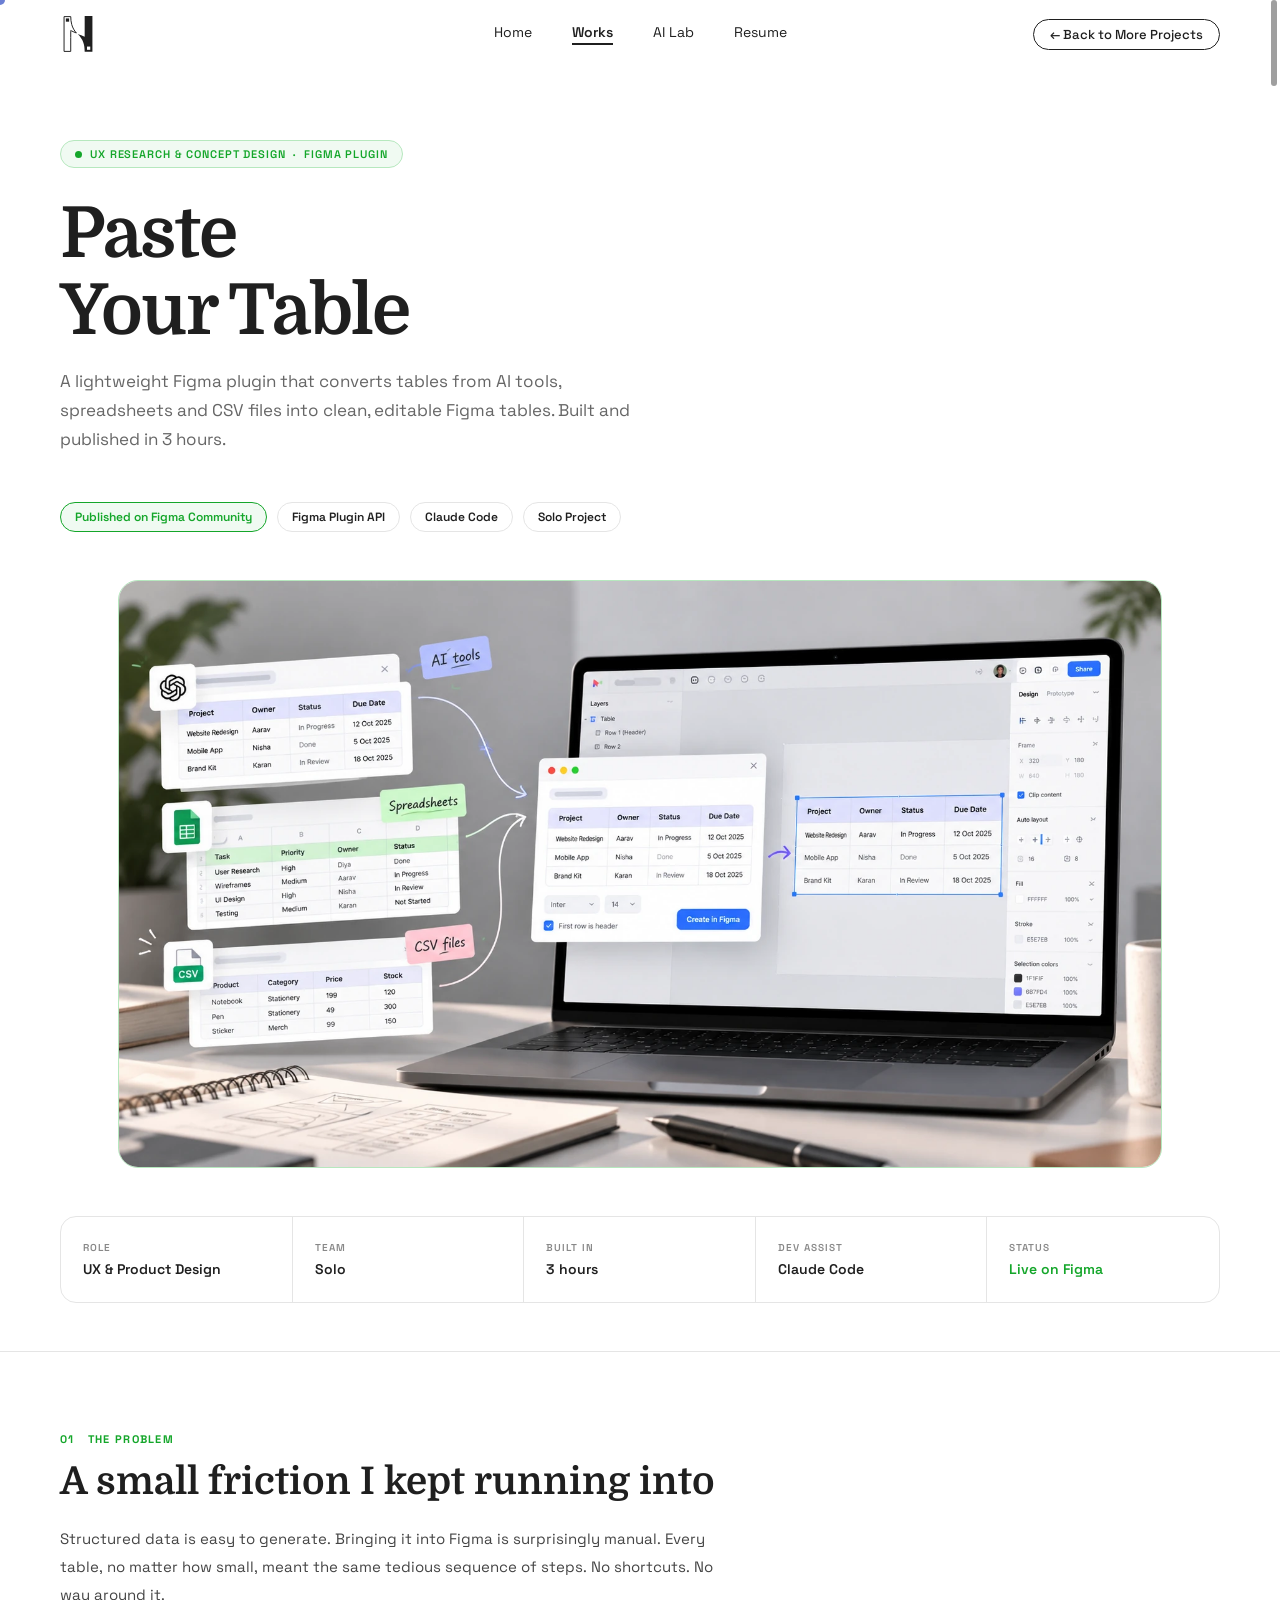
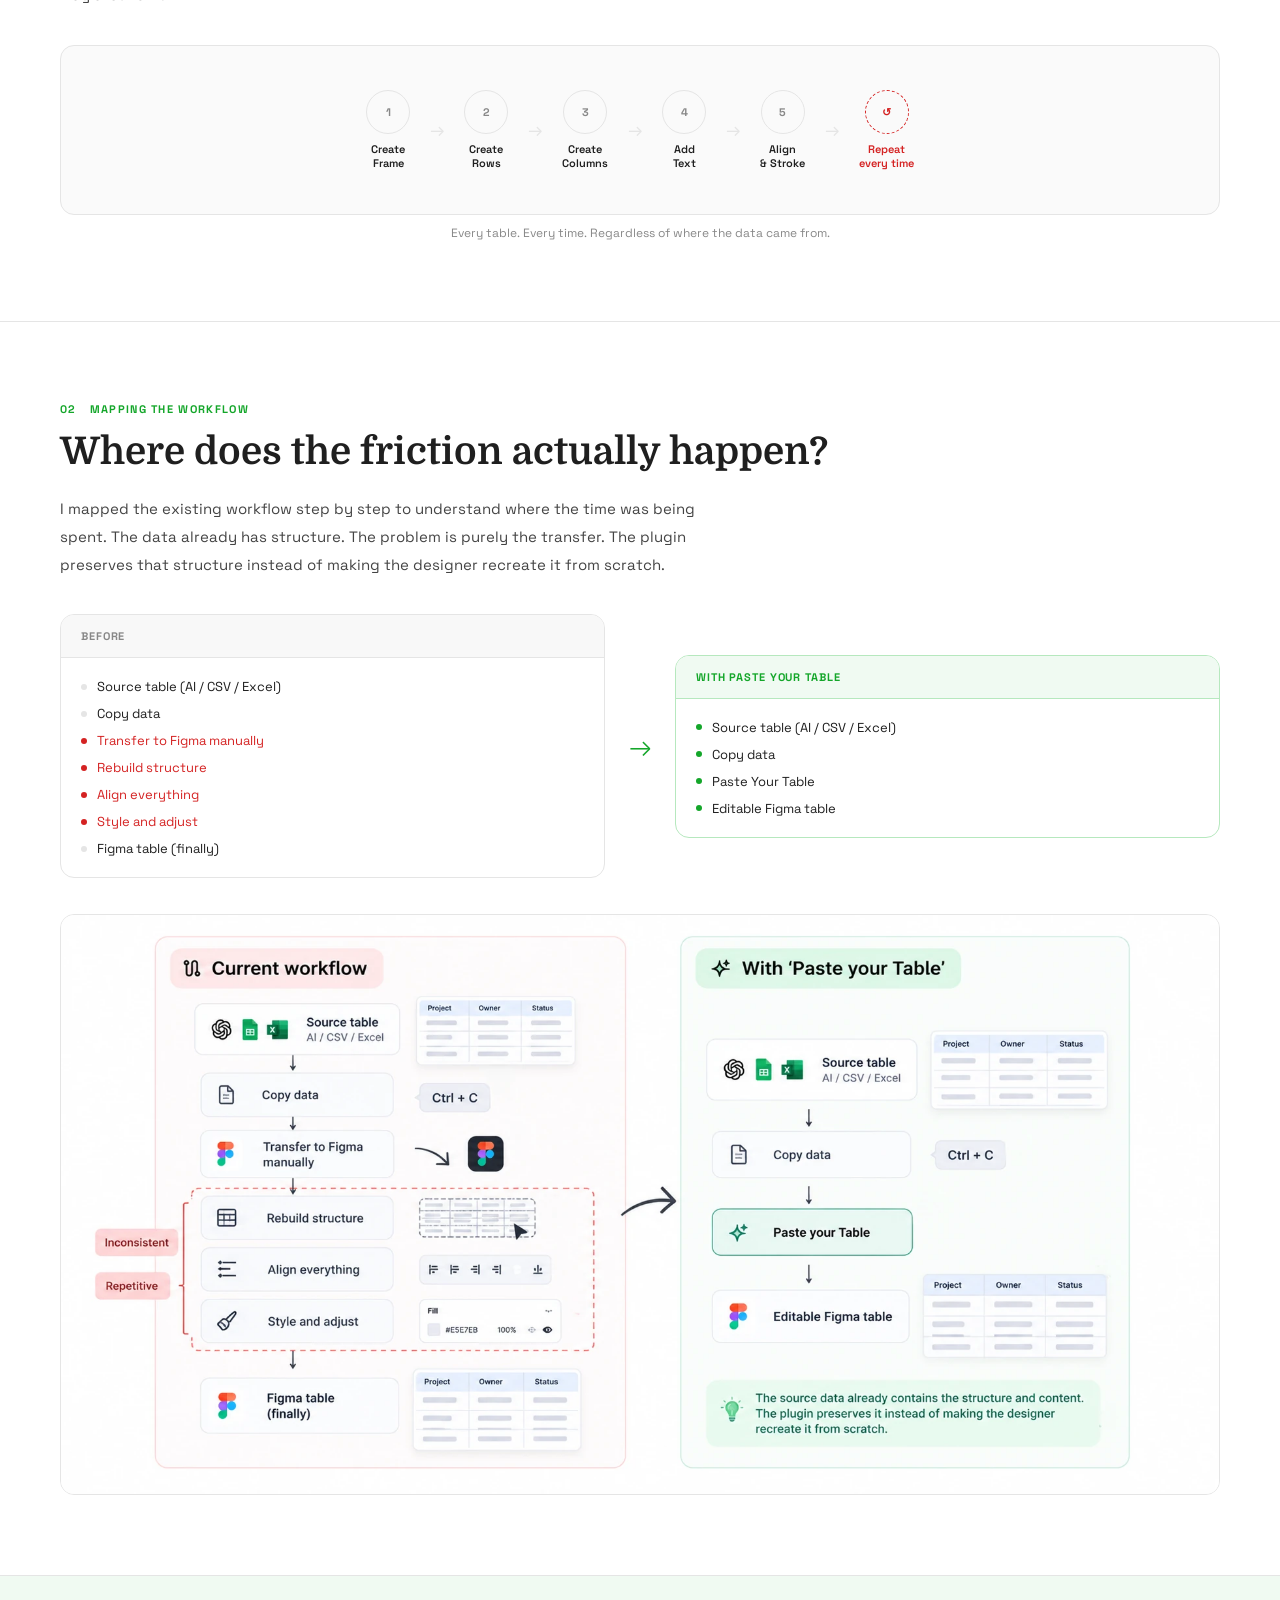
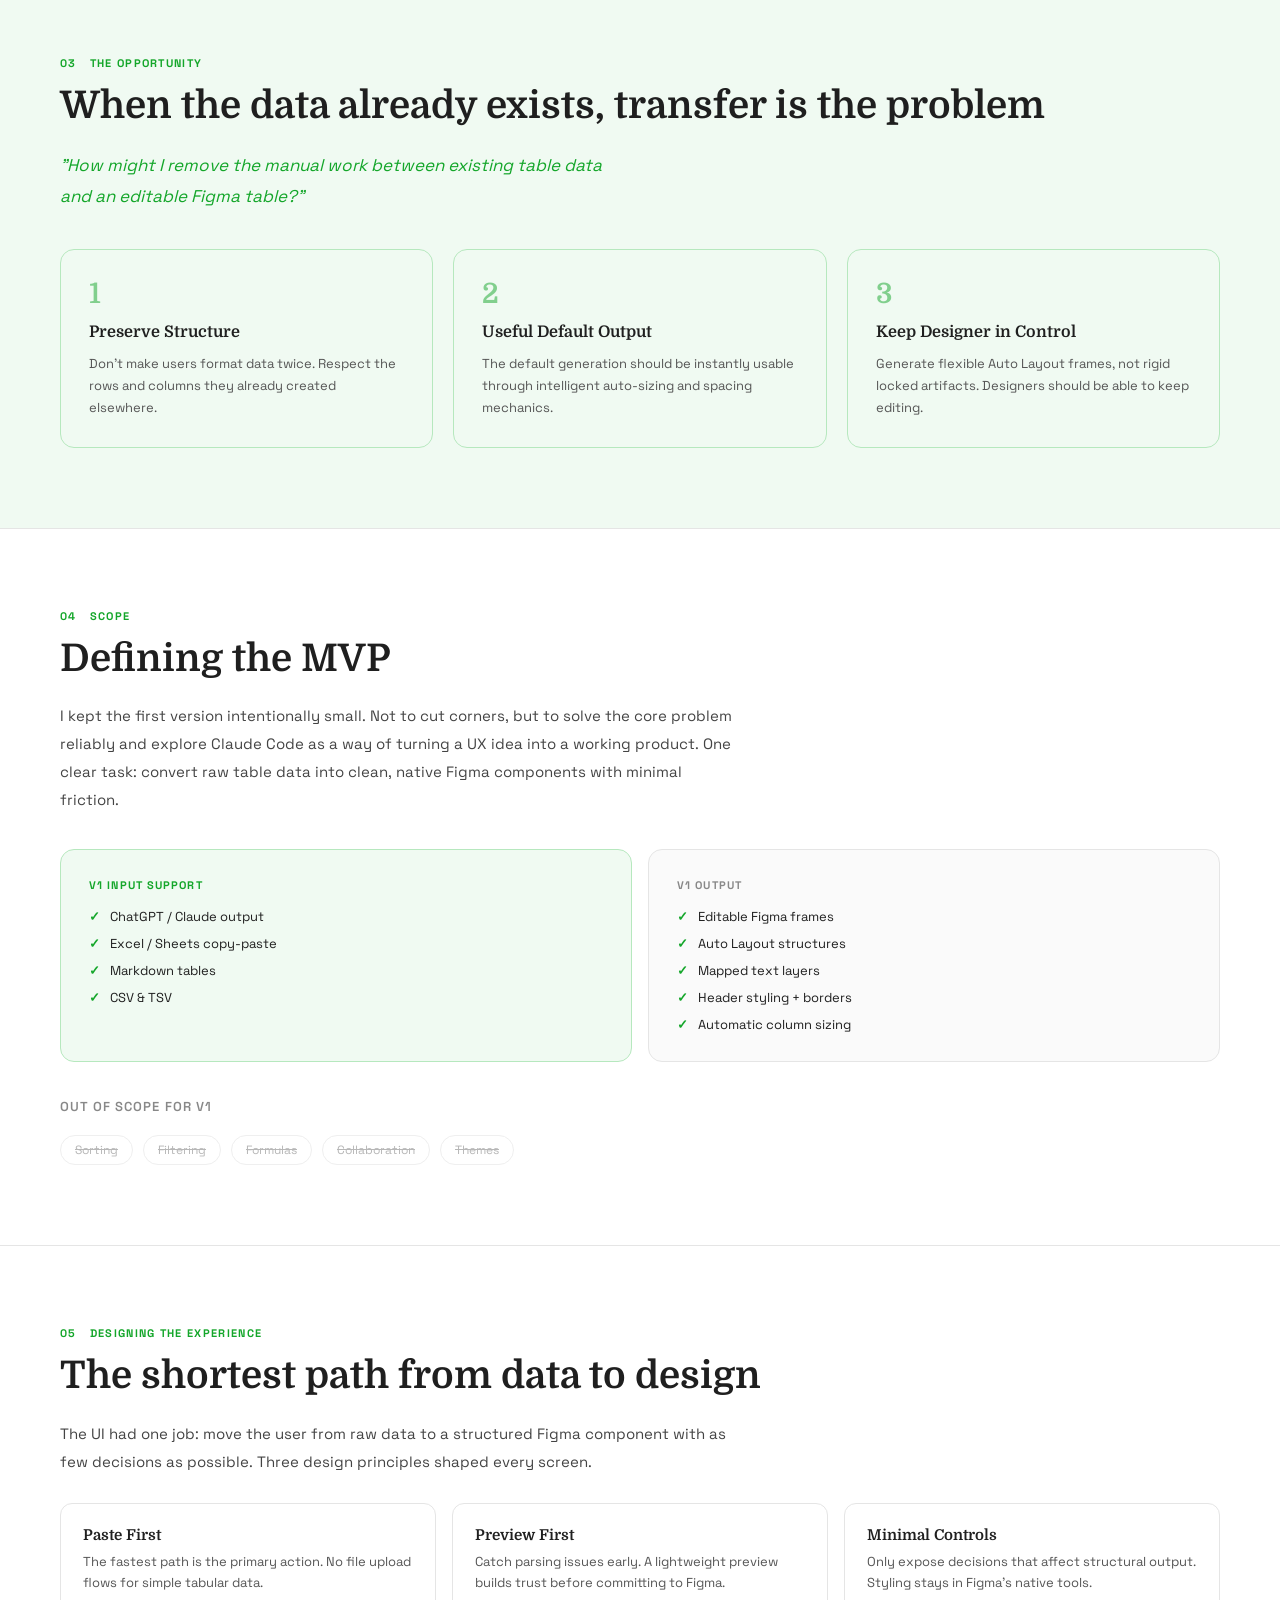
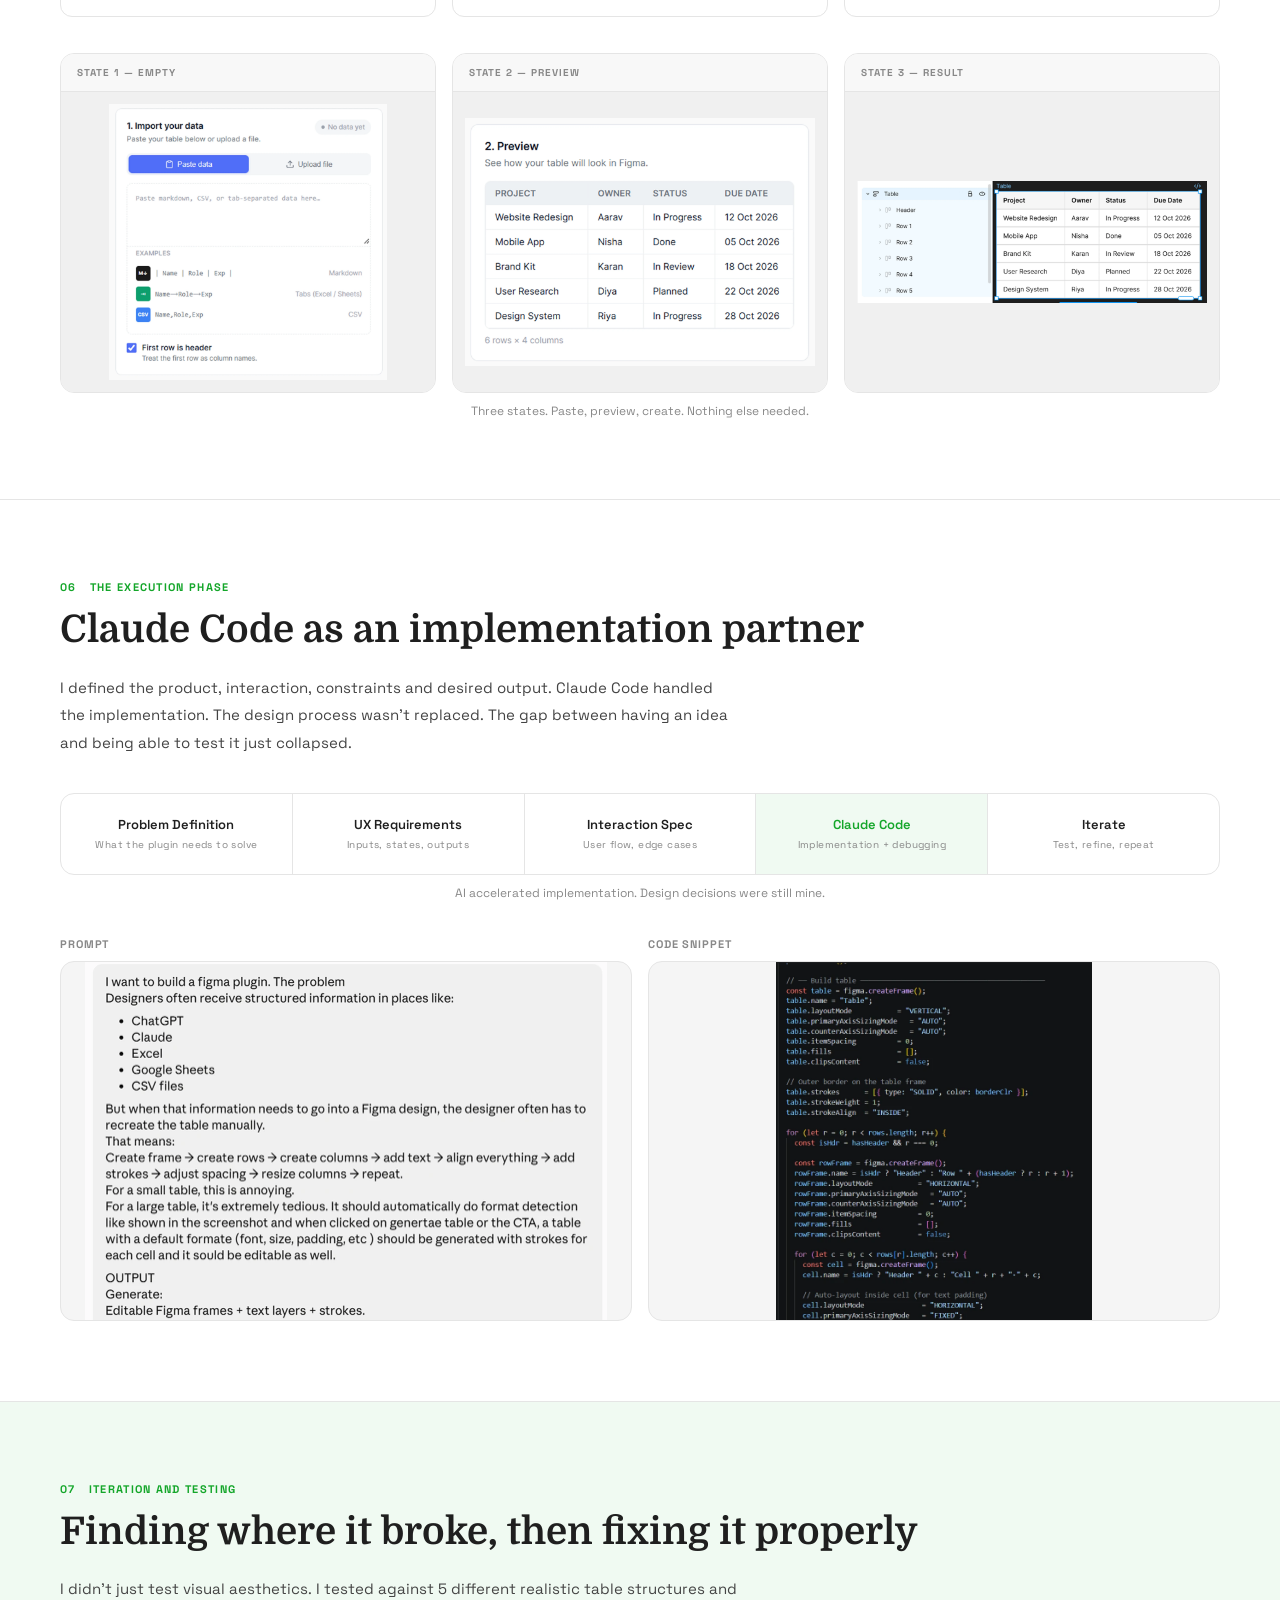
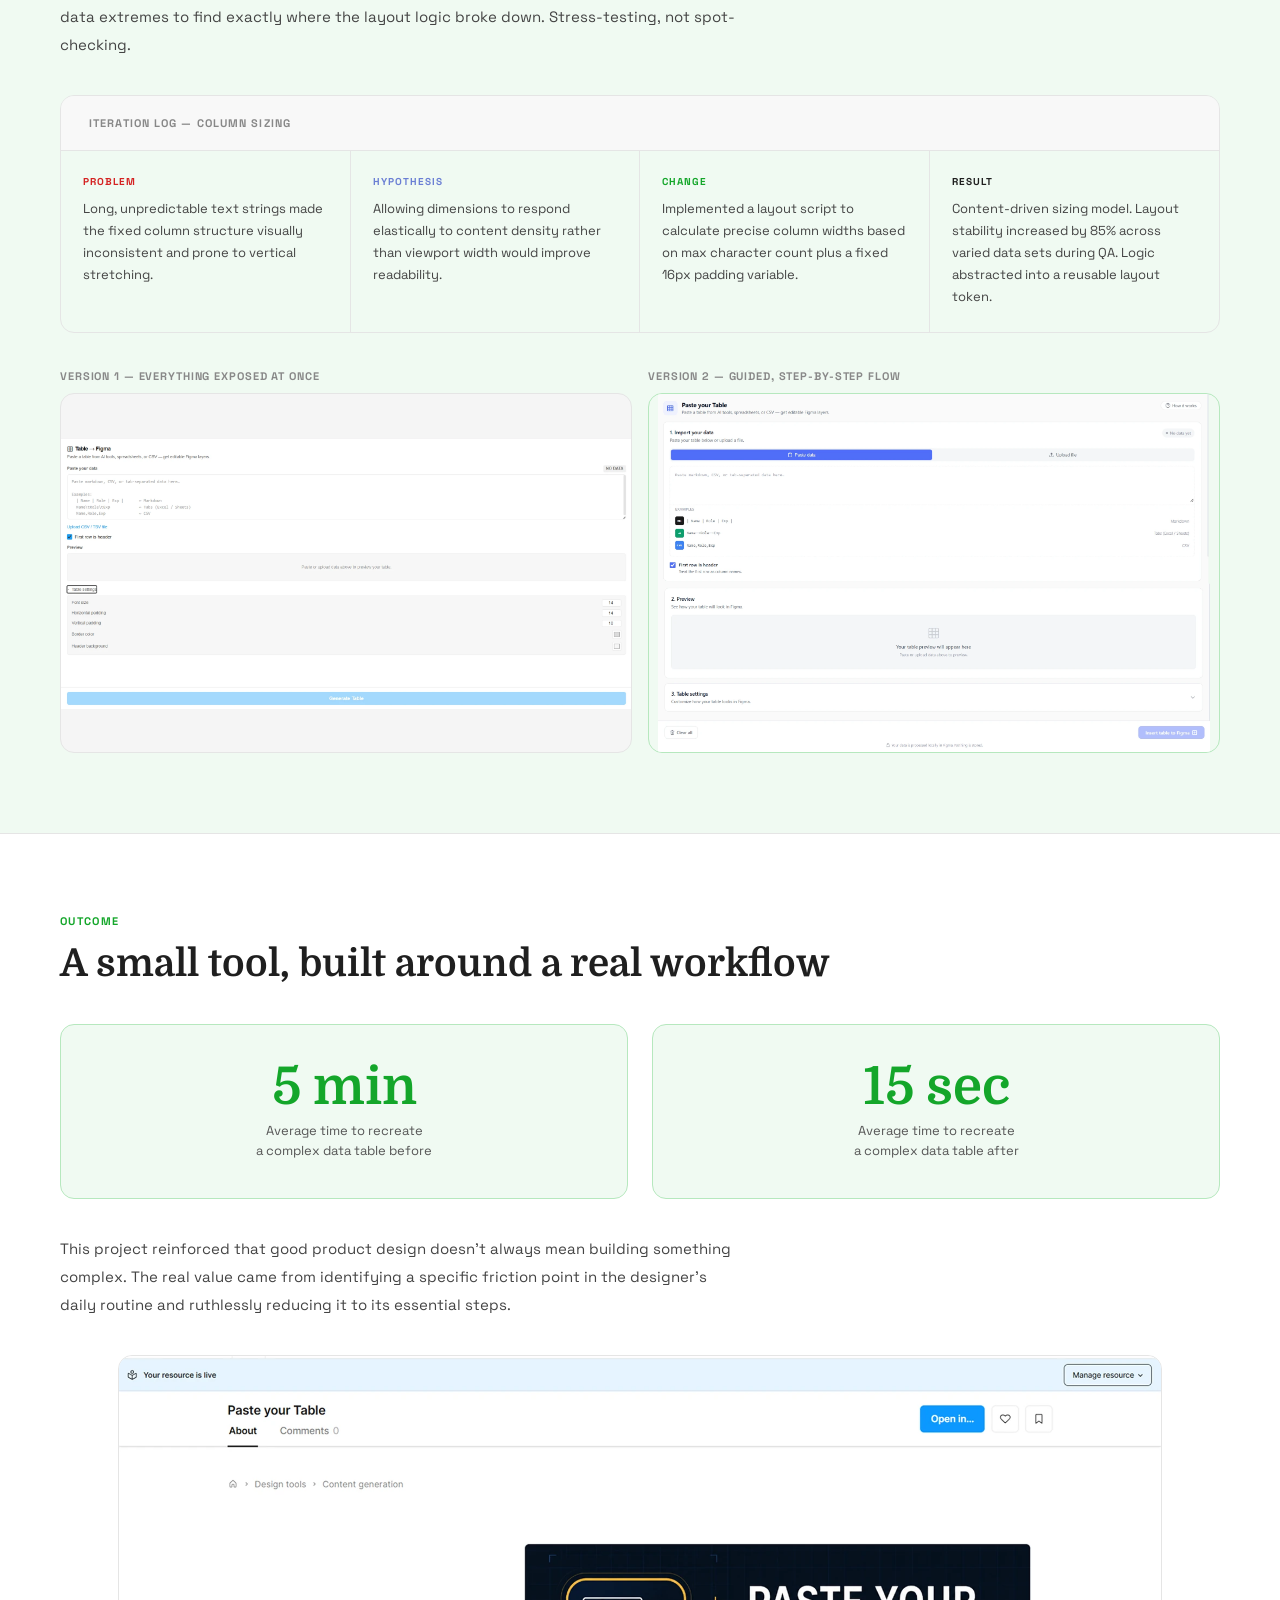
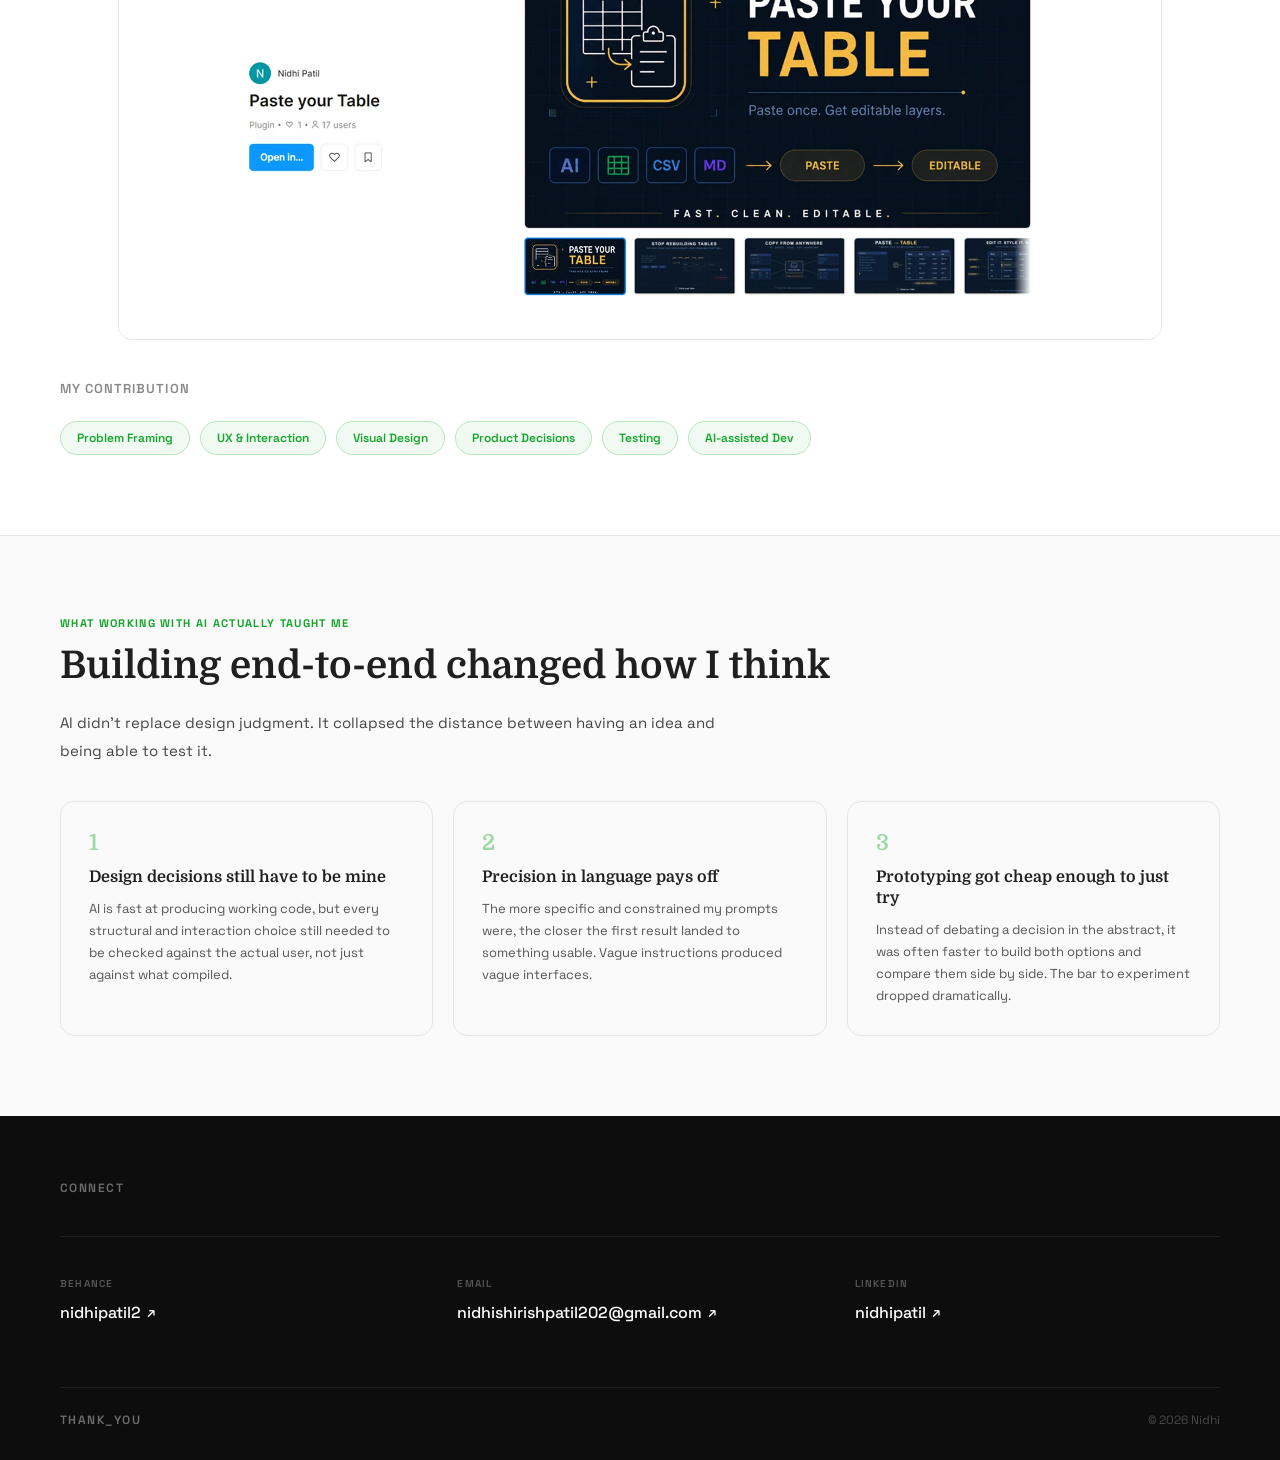
<file: pages/figma-plugin.html>
<!DOCTYPE html>
<html lang="en">
<head>
  <meta charset="UTF-8" />
  <meta name="viewport" content="width=device-width, initial-scale=1, viewport-fit=cover" />
  <title>Paste Your Table: Figma Plugin &nbsp;·&nbsp; Nidhi Patil</title>
  <link rel="stylesheet" href="../css/fonts.css" />
  <link rel="stylesheet" href="../css/style.css" />
  <style>
    /* ── green accent tokens ── */
    :root {
      --g:     #14A62A;
      --g-light: #F0FAF2;
      --g-border: #b6e8be;
    }

    /* Tag */
    .pg-tag {
      display: inline-flex;
      align-items: center;
      gap: 8px;
      background: var(--g-light);
      border: 1.5px solid var(--g-border);
      color: var(--g);
      font-family: var(--font-body);
      font-size: 11px;
      font-weight: 600;
      letter-spacing: 0.08em;
      text-transform: uppercase;
      padding: 6px 14px;
      border-radius: 100px;
      margin-bottom: 28px;
    }
    .pg-tag .dot {
      width: 7px; height: 7px;
      background: var(--g);
      border-radius: 50%;
      flex-shrink: 0;
    }

    /* Title */
    .pg-title {
      font-family: var(--font-heading);
      font-size: clamp(38px, 5.5vw, 72px);
      font-weight: 700;
      color: var(--black);
      line-height: 1.1;
      letter-spacing: -0.025em;
      margin-bottom: 16px;
    }

    .pg-subtitle {
      font-family: var(--font-body);
      font-size: 17px;
      color: #666;
      max-width: 580px;
      line-height: 1.7;
      margin-bottom: 48px;
    }

    /* Tool badges */
    .pg-tools {
      display: flex;
      flex-wrap: wrap;
      gap: 10px;
      margin-top: 20px;
    }
    .pg-tool-badge {
      font-family: var(--font-body);
      font-size: 12px;
      font-weight: 600;
      padding: 6px 14px;
      border-radius: 100px;
      border: 1.5px solid var(--border);
      color: var(--black);
    }
    .pg-tool-badge.published {
      border-color: var(--g);
      color: var(--g);
      background: var(--g-light);
    }

    /* Cover */
    .pg-cover {
      width: 100%;
      border-radius: 20px;
      overflow: hidden;
      background: var(--g-light);
      border: 1.5px solid var(--g-border);
      margin-top: 48px;
    }
    .pg-cover img { width: 100%; display: block; }
    .pg-cover-placeholder {
      width: 100%;
      aspect-ratio: 16/7;
      display: flex;
      align-items: center;
      justify-content: center;
      font-family: var(--font-body);
      font-size: 13px;
      color: #aaa;
    }

    /* Meta */
    .pg-meta {
      display: grid;
      grid-template-columns: repeat(5, 1fr);
      gap: 0;
      border: 1.5px solid var(--border);
      border-radius: 16px;
      overflow: hidden;
      margin: 48px 0;
    }
    .pg-meta-item {
      padding: 24px 22px;
      border-right: 1.5px solid var(--border);
    }
    .pg-meta-item:last-child { border-right: none; }
    .pg-meta-label {
      font-family: var(--font-body);
      font-size: 10px;
      font-weight: 600;
      letter-spacing: 0.1em;
      text-transform: uppercase;
      color: var(--grey);
      margin-bottom: 6px;
    }
    .pg-meta-val {
      font-family: var(--font-body);
      font-size: 14px;
      font-weight: 600;
      color: var(--black);
    }
    .pg-meta-val.green { color: var(--g); }

    /* Section */
    .pg-section {
      padding: 80px var(--pad-x);
      border-top: 1.5px solid var(--border);
    }
    .pg-section.tinted { background: var(--g-light); }
    .pg-section.dark    { background: #0d0d0d; }

    .pg-section-inner {
      max-width: var(--max-w);
      margin: 0 auto;
    }

    /* Step label */
    .pg-step {
      font-family: var(--font-body);
      font-size: 11px;
      font-weight: 700;
      letter-spacing: 0.12em;
      text-transform: uppercase;
      color: var(--g);
      margin-bottom: 12px;
    }
    .pg-step.dark-label { color: #6B7FD4; }

    .pg-heading {
      font-family: var(--font-heading);
      font-size: clamp(24px, 3vw, 38px);
      font-weight: 700;
      color: var(--black);
      line-height: 1.25;
      margin-bottom: 20px;
    }
    .pg-heading.light { color: #fff; }

    .pg-text {
      font-family: var(--font-body);
      font-size: 15px;
      line-height: 1.85;
      color: #444;
      max-width: 680px;
    }
    .pg-text + .pg-text { margin-top: 16px; }
    .pg-text.light { color: rgba(255,255,255,0.65); }

    /* Image placeholder */
    .pg-img {
      width: 100%;
      border-radius: 14px;
      overflow: hidden;
      margin-top: 36px;
      background: #f5f5f5;
      border: 1.5px solid var(--border);
    }
    .pg-img.green-tint { background: var(--g-light); border-color: var(--g-border); }
    .pg-img img { width: 100%; display: block; }
    .pg-img-placeholder {
      width: 100%;
      aspect-ratio: 16/9;
      display: flex;
      align-items: center;
      justify-content: center;
      font-family: var(--font-body);
      font-size: 13px;
      color: #bbb;
      flex-direction: column;
      gap: 6px;
    }
    .pg-img-placeholder span {
      font-size: 11px;
      color: #ccc;
    }
    .pg-img-caption {
      font-family: var(--font-body);
      font-size: 12px;
      color: var(--grey);
      margin-top: 10px;
      text-align: center;
    }

    /* 2-col image grid */
    .pg-img-grid {
      display: grid;
      grid-template-columns: 1fr 1fr;
      gap: 16px;
      margin-top: 36px;
    }
    .pg-img-grid .pg-img { margin-top: 0; }
    .pg-img-label {
      font-family: var(--font-body);
      font-size: 11px;
      font-weight: 700;
      letter-spacing: 0.08em;
      text-transform: uppercase;
      color: var(--grey);
      margin-bottom: 10px;
    }

    /* 3-col image grid */
    .pg-img-grid-3 {
      display: grid;
      grid-template-columns: 1fr 1fr 1fr;
      gap: 16px;
      margin-top: 36px;
    }
    .pg-img-grid-3 .pg-img { margin-top: 0; }

    /* Workflow comparison */
    .pg-workflow {
      display: grid;
      grid-template-columns: 1fr auto 1fr;
      gap: 24px;
      align-items: center;
      margin-top: 36px;
    }
    .pg-workflow-col {
      border: 1.5px solid var(--border);
      border-radius: 14px;
      overflow: hidden;
    }
    .pg-workflow-col.after { border-color: var(--g-border); }
    .pg-workflow-header {
      padding: 14px 20px;
      font-family: var(--font-body);
      font-size: 11px;
      font-weight: 700;
      letter-spacing: 0.08em;
      text-transform: uppercase;
      border-bottom: 1.5px solid var(--border);
      background: #f8f8f8;
      color: var(--grey);
    }
    .pg-workflow-col.after .pg-workflow-header {
      background: var(--g-light);
      border-color: var(--g-border);
      color: var(--g);
    }
    .pg-workflow-steps {
      padding: 20px;
      display: flex;
      flex-direction: column;
      gap: 10px;
    }
    .pg-workflow-step {
      font-family: var(--font-body);
      font-size: 13px;
      color: var(--black);
      display: flex;
      align-items: center;
      gap: 10px;
    }
    .pg-workflow-step .bullet {
      width: 6px; height: 6px;
      border-radius: 50%;
      background: var(--border);
      flex-shrink: 0;
    }
    .pg-workflow-col.after .bullet { background: var(--g); }
    .pg-workflow-step.red-step .bullet { background: #D42222; }
    .pg-workflow-step.red-step { color: #D42222; }
    .pg-workflow-arrow {
      font-size: 28px;
      color: var(--g);
      font-weight: 300;
      text-align: center;
    }

    /* Principles grid */
    .pg-principles {
      display: grid;
      grid-template-columns: repeat(3, 1fr);
      gap: 20px;
      margin-top: 36px;
    }
    .pg-principle-card {
      border: 1.5px solid var(--g-border);
      border-radius: 14px;
      padding: 28px;
      background: var(--g-light);
    }
    .pg-principle-num {
      font-family: var(--font-heading);
      font-size: 28px;
      font-weight: 700;
      color: var(--g);
      margin-bottom: 12px;
      opacity: 0.5;
    }
    .pg-principle-title {
      font-family: var(--font-heading);
      font-size: 16px;
      font-weight: 700;
      color: var(--black);
      margin-bottom: 10px;
      line-height: 1.3;
    }
    .pg-principle-text {
      font-family: var(--font-body);
      font-size: 13px;
      line-height: 1.7;
      color: #555;
    }

    /* UI states */
    .pg-states {
      display: grid;
      grid-template-columns: repeat(3, 1fr);
      gap: 16px;
      margin-top: 36px;
    }
    .pg-state-card {
      border: 1.5px solid var(--border);
      border-radius: 14px;
      overflow: hidden;
    }
    .pg-state-label {
      padding: 12px 16px;
      font-family: var(--font-body);
      font-size: 10px;
      font-weight: 700;
      letter-spacing: 0.1em;
      text-transform: uppercase;
      color: var(--grey);
      border-bottom: 1.5px solid var(--border);
      background: #f8f8f8;
    }
    .pg-state-img {
      background: #f0f0f0;
      width: 100%;
      height: 300px;
      display: flex;
      align-items: center;
      justify-content: center;
      font-family: var(--font-body);
      font-size: 11px;
      color: #bbb;
      padding: 12px;
      text-align: center;
    }
    .pg-state-img img { max-width: 100%; max-height: 100%; width: auto; height: auto; object-fit: contain; display: block; }

    /* Equal-height image pairs (different source aspect ratios, no cropping) */
    .pg-img-equal {
      display: flex;
      align-items: center;
      justify-content: center;
      height: 360px;
    }
    .pg-img-equal img {
      width: auto;
      height: auto;
      max-width: 100%;
      max-height: 100%;
      object-fit: contain;
      display: block;
    }

    /* AI workflow strip */
    .pg-ai-flow {
      display: flex;
      align-items: center;
      gap: 0;
      margin-top: 36px;
      border: 1.5px solid var(--border);
      border-radius: 14px;
      overflow: hidden;
    }
    .pg-ai-step {
      flex: 1;
      padding: 22px 18px;
      font-family: var(--font-body);
      font-size: 13px;
      font-weight: 600;
      color: var(--black);
      text-align: center;
      border-right: 1.5px solid var(--border);
      line-height: 1.4;
    }
    .pg-ai-step:last-child { border-right: none; }
    .pg-ai-step.highlight {
      background: var(--g-light);
      color: var(--g);
    }
    .pg-ai-step .sub {
      display: block;
      font-size: 10px;
      font-weight: 400;
      color: var(--grey);
      margin-top: 4px;
      letter-spacing: 0.04em;
    }

    /* Iteration card */
    .pg-iteration {
      border: 1.5px solid var(--border);
      border-radius: 14px;
      overflow: hidden;
      margin-top: 36px;
    }
    .pg-iteration-header {
      padding: 20px 28px;
      background: #f8f8f8;
      border-bottom: 1.5px solid var(--border);
      font-family: var(--font-body);
      font-size: 11px;
      font-weight: 700;
      letter-spacing: 0.1em;
      text-transform: uppercase;
      color: var(--grey);
    }
    .pg-iteration-grid {
      display: grid;
      grid-template-columns: repeat(4, 1fr);
      gap: 0;
    }
    .pg-iteration-col {
      padding: 24px 22px;
      border-right: 1.5px solid var(--border);
    }
    .pg-iteration-col:last-child { border-right: none; }
    .pg-iteration-label {
      font-family: var(--font-body);
      font-size: 10px;
      font-weight: 700;
      letter-spacing: 0.1em;
      text-transform: uppercase;
      margin-bottom: 10px;
    }
    .pg-iteration-label.problem  { color: #D42222; }
    .pg-iteration-label.hypo     { color: #6B7FD4; }
    .pg-iteration-label.change   { color: var(--g); }
    .pg-iteration-label.result   { color: var(--black); }
    .pg-iteration-text {
      font-family: var(--font-body);
      font-size: 13px;
      line-height: 1.7;
      color: #444;
    }

    /* Outcome */
    .pg-outcome {
      display: grid;
      grid-template-columns: 1fr 1fr;
      gap: 24px;
      margin-top: 36px;
    }
    .pg-outcome-stat {
      border: 1.5px solid var(--g-border);
      border-radius: 14px;
      padding: 36px 32px;
      background: var(--g-light);
      text-align: center;
    }
    .pg-outcome-number {
      font-family: var(--font-heading);
      font-size: 52px;
      font-weight: 700;
      color: var(--g);
      line-height: 1;
      margin-bottom: 8px;
    }
    .pg-outcome-label {
      font-family: var(--font-body);
      font-size: 13px;
      color: #555;
      line-height: 1.6;
    }

    /* Contribution pills */
    .pg-contributions {
      display: flex;
      flex-wrap: wrap;
      gap: 10px;
      margin-top: 24px;
    }
    .pg-contrib-pill {
      font-family: var(--font-body);
      font-size: 12px;
      font-weight: 600;
      padding: 8px 16px;
      border-radius: 100px;
      background: var(--g-light);
      border: 1.5px solid var(--g-border);
      color: var(--g);
    }

    /* Learnings */
    .pg-learnings {
      display: grid;
      grid-template-columns: repeat(3, 1fr);
      gap: 20px;
      margin-top: 36px;
    }
    .pg-learning-card {
      border: 1.5px solid var(--border);
      border-radius: 14px;
      padding: 28px;
      transition: border-color 0.2s;
    }
    .pg-learning-card:hover { border-color: var(--g); }
    .pg-learning-num {
      font-family: var(--font-heading);
      font-size: 22px;
      font-weight: 700;
      color: var(--g);
      margin-bottom: 12px;
      opacity: 0.4;
    }
    .pg-learning-title {
      font-family: var(--font-heading);
      font-size: 16px;
      font-weight: 700;
      color: var(--black);
      margin-bottom: 10px;
      line-height: 1.3;
    }
    .pg-learning-text {
      font-family: var(--font-body);
      font-size: 13px;
      line-height: 1.7;
      color: #555;
    }

    /* Out of scope tags */
    .pg-out-of-scope {
      display: flex;
      flex-wrap: wrap;
      gap: 10px;
      margin-top: 20px;
    }
    .pg-oos-tag {
      font-family: var(--font-body);
      font-size: 12px;
      color: var(--grey);
      border: 1.5px solid var(--border);
      padding: 6px 14px;
      border-radius: 100px;
      text-decoration: line-through;
      opacity: 0.6;
    }

    @media (max-width: 900px) {
      .pg-meta           { grid-template-columns: repeat(3, 1fr); }
      .pg-principles     { grid-template-columns: 1fr 1fr; }
      .pg-states         { grid-template-columns: 1fr 1fr; }
      .pg-learnings      { grid-template-columns: 1fr 1fr; }
      .pg-iteration-grid { grid-template-columns: 1fr 1fr; }
      .pg-iteration-col  { border-bottom: 1.5px solid var(--border); }
      .pg-ai-flow        { flex-wrap: wrap; }
      .pg-ai-step        { border-right: none; border-bottom: 1.5px solid var(--border); }
    }

    @media (max-width: 640px) {
      .pg-meta           { grid-template-columns: 1fr 1fr; }
      .pg-meta-item      { border-right: none; border-bottom: 1.5px solid var(--border); }
      .pg-meta-item:nth-child(odd) { border-right: 1.5px solid var(--border); }
      .pg-workflow       { grid-template-columns: 1fr; }
      .pg-workflow-arrow { transform: rotate(90deg); }
      .pg-principles     { grid-template-columns: 1fr; }
      .pg-states         { grid-template-columns: 1fr; }
      .pg-img-grid       { grid-template-columns: 1fr; }
      .pg-img-grid-3     { grid-template-columns: 1fr; }
      .pg-outcome        { grid-template-columns: 1fr; }
      .pg-learnings      { grid-template-columns: 1fr; }
      .pg-iteration-grid { grid-template-columns: 1fr; }
      .pg-section        { padding: 56px var(--pad-x); }
    }
  </style>
</head>
<body>

<div id="cursor-dot"></div>

<!-- NAV -->
<nav class="nav">
  <a href="../index.html" class="nav-logo" aria-label="Home">
    <svg class="logo-svg" viewBox="0 0 239 298" fill="none" xmlns="http://www.w3.org/2000/svg">
      <path d="M4.0498 293.068C22.33 293.237 40.9019 293.073 59.2822 293.05L59.3027 177.06C59.3058 160.546 59.0479 143.117 59.4268 126.519L59.5684 120.32L65.1572 123.005C79.6186 129.95 92.1041 135.386 105.922 140.589C88.277 120.026 75.9526 99.1033 67.7861 71.3389C61.6201 51.9472 59.8986 25.6027 59.4277 5.09766C41.1414 4.88576 22.4174 5.08065 4 5.10156L4.0498 293.068Z" fill="white" stroke="#1F1F1F" stroke-width="8"/>
      <path d="M174.821 296.101L238.836 296.113V0.193925C218.094 -0.210372 195.603 0.132356 174.804 0.202669L174.808 13.9004L174.764 171.741C153.987 162.137 139.278 156.492 118 148.488C162.06 196.595 174.158 230.837 174.821 296.101Z" fill="#1F1F1F"/>
      <rect x="19" y="20" width="27" height="27" fill="#1F1F1F"/>
      <rect x="194" y="253" width="27" height="27" fill="white"/>
    </svg>
  </a>
  <div class="nav-links">
    <a href="../index.html">Home</a>
    <a href="../index.html#works" class="active">Works</a>
    <a href="ai-lab.html">AI Lab</a>
    <a href="resume.html">Resume</a>
  </div>
  <a href="more-projects.html" class="nav-back">← Back to More Projects</a>
  <button class="nav-burger" aria-label="Toggle menu">
    <span></span><span></span><span></span>
  </button>
</nav>

<div class="mobile-menu" role="dialog">
  <a href="../index.html">Home</a>
  <a href="../index.html#works">Works</a>
  <a href="ai-lab.html">AI Lab</a>
  <a href="resume.html">Resume</a>
  <a href="more-projects.html">← Back to More Projects</a>
</div>

<main class="page-body">

  <!-- HERO -->
  <div style="padding: 72px var(--pad-x) 0; max-width: calc(var(--max-w) + 2 * var(--pad-x)); margin: 0 auto;">
    <div class="pg-tag reveal">
      <span class="dot"></span>
      UX Research &amp; Concept Design &nbsp;·&nbsp; Figma Plugin
    </div>
    <h1 class="pg-title reveal">Paste<br>Your Table</h1>
    <p class="pg-subtitle reveal">A lightweight Figma plugin that converts tables from AI tools, spreadsheets and CSV files into clean, editable Figma tables. Built and published in 3 hours.</p>

    <div class="pg-tools reveal">
      <span class="pg-tool-badge published">Published on Figma Community</span>
      <span class="pg-tool-badge">Figma Plugin API</span>
      <span class="pg-tool-badge">Claude Code</span>
      <span class="pg-tool-badge">Solo Project</span>
    </div>

    <div class="pg-cover reveal" style="max-width: 90%; margin-left: auto; margin-right: auto;">
      <img src="../assets/images/PasteTable_heroimg.webp" alt="Paste Your Table plugin" />
    </div>

    <div class="pg-meta reveal">
      <div class="pg-meta-item">
        <p class="pg-meta-label">Role</p>
        <p class="pg-meta-val">UX &amp; Product Design</p>
      </div>
      <div class="pg-meta-item">
        <p class="pg-meta-label">Team</p>
        <p class="pg-meta-val">Solo</p>
      </div>
      <div class="pg-meta-item">
        <p class="pg-meta-label">Built in</p>
        <p class="pg-meta-val">3 hours</p>
      </div>
      <div class="pg-meta-item">
        <p class="pg-meta-label">Dev assist</p>
        <p class="pg-meta-val">Claude Code</p>
      </div>
      <div class="pg-meta-item">
        <p class="pg-meta-label">Status</p>
        <p class="pg-meta-val green">Live on Figma</p>
      </div>
    </div>
  </div>

  <!-- 01 THE PROBLEM -->
  <div class="pg-section">
    <div class="pg-section-inner">
      <p class="pg-step reveal">01 &nbsp; The Problem</p>
      <h2 class="pg-heading reveal">A small friction I kept running into</h2>
      <p class="pg-text reveal">Structured data is easy to generate. Bringing it into Figma is surprisingly manual. Every table, no matter how small, meant the same tedious sequence of steps. No shortcuts. No way around it.</p>

      <!-- Manual process steps -->
      <div class="pg-img reveal" style="background:#fafafa;">
        <div style="padding: 32px; display:flex; flex-wrap:wrap; gap:0; align-items:center; justify-content:center;">
          <!-- steps -->
          <div style="text-align:center; padding:12px 16px;">
            <div style="width:44px;height:44px;border-radius:50%;border:1.5px solid var(--border);display:flex;align-items:center;justify-content:center;margin:0 auto 8px;font-family:var(--font-body);font-size:11px;font-weight:700;color:var(--grey);">1</div>
            <p style="font-family:var(--font-body);font-size:11px;color:var(--black);font-weight:600;">Create<br>Frame</p>
          </div>
          <div style="color:var(--border);font-size:18px;padding:0 4px;">→</div>
          <div style="text-align:center; padding:12px 16px;">
            <div style="width:44px;height:44px;border-radius:50%;border:1.5px solid var(--border);display:flex;align-items:center;justify-content:center;margin:0 auto 8px;font-family:var(--font-body);font-size:11px;font-weight:700;color:var(--grey);">2</div>
            <p style="font-family:var(--font-body);font-size:11px;color:var(--black);font-weight:600;">Create<br>Rows</p>
          </div>
          <div style="color:var(--border);font-size:18px;padding:0 4px;">→</div>
          <div style="text-align:center; padding:12px 16px;">
            <div style="width:44px;height:44px;border-radius:50%;border:1.5px solid var(--border);display:flex;align-items:center;justify-content:center;margin:0 auto 8px;font-family:var(--font-body);font-size:11px;font-weight:700;color:var(--grey);">3</div>
            <p style="font-family:var(--font-body);font-size:11px;color:var(--black);font-weight:600;">Create<br>Columns</p>
          </div>
          <div style="color:var(--border);font-size:18px;padding:0 4px;">→</div>
          <div style="text-align:center; padding:12px 16px;">
            <div style="width:44px;height:44px;border-radius:50%;border:1.5px solid var(--border);display:flex;align-items:center;justify-content:center;margin:0 auto 8px;font-family:var(--font-body);font-size:11px;font-weight:700;color:var(--grey);">4</div>
            <p style="font-family:var(--font-body);font-size:11px;color:var(--black);font-weight:600;">Add<br>Text</p>
          </div>
          <div style="color:var(--border);font-size:18px;padding:0 4px;">→</div>
          <div style="text-align:center; padding:12px 16px;">
            <div style="width:44px;height:44px;border-radius:50%;border:1.5px solid var(--border);display:flex;align-items:center;justify-content:center;margin:0 auto 8px;font-family:var(--font-body);font-size:11px;font-weight:700;color:var(--grey);">5</div>
            <p style="font-family:var(--font-body);font-size:11px;color:var(--black);font-weight:600;">Align<br>&amp; Stroke</p>
          </div>
          <div style="color:var(--border);font-size:18px;padding:0 4px;">→</div>
          <div style="text-align:center; padding:12px 16px;">
            <div style="width:44px;height:44px;border-radius:50%;border:1.5px dashed #D42222;display:flex;align-items:center;justify-content:center;margin:0 auto 8px;font-family:var(--font-body);font-size:11px;font-weight:700;color:#D42222;">↺</div>
            <p style="font-family:var(--font-body);font-size:11px;color:#D42222;font-weight:600;">Repeat<br>every time</p>
          </div>
        </div>
      </div>
      <p class="pg-img-caption">Every table. Every time. Regardless of where the data came from.</p>
    </div>
  </div>

  <!-- 02 WORKFLOW MAPPING -->
  <div class="pg-section">
    <div class="pg-section-inner">
      <p class="pg-step reveal">02 &nbsp; Mapping the Workflow</p>
      <h2 class="pg-heading reveal">Where does the friction actually happen?</h2>
      <p class="pg-text reveal">I mapped the existing workflow step by step to understand where the time was being spent. The data already has structure. The problem is purely the transfer. The plugin preserves that structure instead of making the designer recreate it from scratch.</p>

      <div class="pg-workflow reveal">
        <div class="pg-workflow-col">
          <div class="pg-workflow-header">Before</div>
          <div class="pg-workflow-steps">
            <div class="pg-workflow-step"><span class="bullet"></span>Source table (AI / CSV / Excel)</div>
            <div class="pg-workflow-step"><span class="bullet"></span>Copy data</div>
            <div class="pg-workflow-step red-step"><span class="bullet"></span>Transfer to Figma manually</div>
            <div class="pg-workflow-step red-step"><span class="bullet"></span>Rebuild structure</div>
            <div class="pg-workflow-step red-step"><span class="bullet"></span>Align everything</div>
            <div class="pg-workflow-step red-step"><span class="bullet"></span>Style and adjust</div>
            <div class="pg-workflow-step"><span class="bullet"></span>Figma table (finally)</div>
          </div>
        </div>
        <div class="pg-workflow-arrow">→</div>
        <div class="pg-workflow-col after">
          <div class="pg-workflow-header">With Paste Your Table</div>
          <div class="pg-workflow-steps">
            <div class="pg-workflow-step"><span class="bullet"></span>Source table (AI / CSV / Excel)</div>
            <div class="pg-workflow-step"><span class="bullet"></span>Copy data</div>
            <div class="pg-workflow-step"><span class="bullet"></span>Paste Your Table</div>
            <div class="pg-workflow-step"><span class="bullet"></span>Editable Figma table</div>
          </div>
        </div>
      </div>

      <div class="pg-img reveal">
        <img src="../assets/images/PasteTable_maptheflow.webp" alt="Workflow mapping" />
      </div>
    </div>
  </div>

  <!-- 03 THE OPPORTUNITY -->
  <div class="pg-section tinted">
    <div class="pg-section-inner">
      <p class="pg-step reveal">03 &nbsp; The Opportunity</p>
      <h2 class="pg-heading reveal">When the data already exists, transfer is the problem</h2>
      <p class="pg-text reveal" style="font-style:italic; color: var(--g); font-size:17px; max-width:560px;">"How might I remove the manual work between existing table data and an editable Figma table?"</p>

      <div class="pg-principles reveal">
        <div class="pg-principle-card">
          <div class="pg-principle-num">1</div>
          <p class="pg-principle-title">Preserve Structure</p>
          <p class="pg-principle-text">Don't make users format data twice. Respect the rows and columns they already created elsewhere.</p>
        </div>
        <div class="pg-principle-card">
          <div class="pg-principle-num">2</div>
          <p class="pg-principle-title">Useful Default Output</p>
          <p class="pg-principle-text">The default generation should be instantly usable through intelligent auto-sizing and spacing mechanics.</p>
        </div>
        <div class="pg-principle-card">
          <div class="pg-principle-num">3</div>
          <p class="pg-principle-title">Keep Designer in Control</p>
          <p class="pg-principle-text">Generate flexible Auto Layout frames, not rigid locked artifacts. Designers should be able to keep editing.</p>
        </div>
      </div>
    </div>
  </div>

  <!-- 04 DEFINING THE MVP -->
  <div class="pg-section">
    <div class="pg-section-inner">
      <p class="pg-step reveal">04 &nbsp; Scope</p>
      <h2 class="pg-heading reveal">Defining the MVP</h2>
      <p class="pg-text reveal">I kept the first version intentionally small. Not to cut corners, but to solve the core problem reliably and explore Claude Code as a way of turning a UX idea into a working product. One clear task: convert raw table data into clean, native Figma components with minimal friction.</p>

      <div class="pg-img-grid reveal">
        <div class="pg-img green-tint" style="margin-top:0;">
          <div style="padding:28px;">
            <p style="font-family:var(--font-body);font-size:11px;font-weight:700;letter-spacing:0.1em;text-transform:uppercase;color:var(--g);margin-bottom:16px;">V1 Input Support</p>
            <div style="display:flex;flex-direction:column;gap:10px;">
              <div style="font-family:var(--font-body);font-size:13px;color:var(--black);display:flex;align-items:center;gap:10px;"><span style="color:var(--g);font-weight:700;">✓</span> ChatGPT / Claude output</div>
              <div style="font-family:var(--font-body);font-size:13px;color:var(--black);display:flex;align-items:center;gap:10px;"><span style="color:var(--g);font-weight:700;">✓</span> Excel / Sheets copy-paste</div>
              <div style="font-family:var(--font-body);font-size:13px;color:var(--black);display:flex;align-items:center;gap:10px;"><span style="color:var(--g);font-weight:700;">✓</span> Markdown tables</div>
              <div style="font-family:var(--font-body);font-size:13px;color:var(--black);display:flex;align-items:center;gap:10px;"><span style="color:var(--g);font-weight:700;">✓</span> CSV &amp; TSV</div>
            </div>
          </div>
        </div>
        <div class="pg-img" style="margin-top:0; background:#fafafa;">
          <div style="padding:28px;">
            <p style="font-family:var(--font-body);font-size:11px;font-weight:700;letter-spacing:0.1em;text-transform:uppercase;color:var(--grey);margin-bottom:16px;">V1 Output</p>
            <div style="display:flex;flex-direction:column;gap:10px;">
              <div style="font-family:var(--font-body);font-size:13px;color:var(--black);display:flex;align-items:center;gap:10px;"><span style="color:var(--g);font-weight:700;">✓</span> Editable Figma frames</div>
              <div style="font-family:var(--font-body);font-size:13px;color:var(--black);display:flex;align-items:center;gap:10px;"><span style="color:var(--g);font-weight:700;">✓</span> Auto Layout structures</div>
              <div style="font-family:var(--font-body);font-size:13px;color:var(--black);display:flex;align-items:center;gap:10px;"><span style="color:var(--g);font-weight:700;">✓</span> Mapped text layers</div>
              <div style="font-family:var(--font-body);font-size:13px;color:var(--black);display:flex;align-items:center;gap:10px;"><span style="color:var(--g);font-weight:700;">✓</span> Header styling + borders</div>
              <div style="font-family:var(--font-body);font-size:13px;color:var(--black);display:flex;align-items:center;gap:10px;"><span style="color:var(--g);font-weight:700;">✓</span> Automatic column sizing</div>
            </div>
          </div>
        </div>
      </div>

      <p style="font-family:var(--font-body);font-size:13px;font-weight:600;text-transform:uppercase;letter-spacing:0.08em;color:var(--grey);margin-top:36px;margin-bottom:12px;">Out of scope for V1</p>
      <div class="pg-out-of-scope reveal">
        <span class="pg-oos-tag">Sorting</span>
        <span class="pg-oos-tag">Filtering</span>
        <span class="pg-oos-tag">Formulas</span>
        <span class="pg-oos-tag">Collaboration</span>
        <span class="pg-oos-tag">Themes</span>
      </div>
    </div>
  </div>

  <!-- 05 DESIGNING THE EXPERIENCE -->
  <div class="pg-section">
    <div class="pg-section-inner">
      <p class="pg-step reveal">05 &nbsp; Designing the Experience</p>
      <h2 class="pg-heading reveal">The shortest path from data to design</h2>
      <p class="pg-text reveal">The UI had one job: move the user from raw data to a structured Figma component with as few decisions as possible. Three design principles shaped every screen.</p>

      <div class="pg-img-grid-3 reveal" style="margin-top:28px; margin-bottom:0;">
        <div style="border:1.5px solid var(--border);border-radius:12px;padding:22px;">
          <p style="font-family:var(--font-heading);font-size:15px;font-weight:700;color:var(--black);margin-bottom:8px;">Paste First</p>
          <p style="font-family:var(--font-body);font-size:13px;color:#555;line-height:1.6;">The fastest path is the primary action. No file upload flows for simple tabular data.</p>
        </div>
        <div style="border:1.5px solid var(--border);border-radius:12px;padding:22px;">
          <p style="font-family:var(--font-heading);font-size:15px;font-weight:700;color:var(--black);margin-bottom:8px;">Preview First</p>
          <p style="font-family:var(--font-body);font-size:13px;color:#555;line-height:1.6;">Catch parsing issues early. A lightweight preview builds trust before committing to Figma.</p>
        </div>
        <div style="border:1.5px solid var(--border);border-radius:12px;padding:22px;">
          <p style="font-family:var(--font-heading);font-size:15px;font-weight:700;color:var(--black);margin-bottom:8px;">Minimal Controls</p>
          <p style="font-family:var(--font-body);font-size:13px;color:#555;line-height:1.6;">Only expose decisions that affect structural output. Styling stays in Figma's native tools.</p>
        </div>
      </div>

      <!-- Three plugin UI states -->
      <div class="pg-states reveal">
        <div class="pg-state-card">
          <div class="pg-state-label">State 1 — Empty</div>
          <div class="pg-state-img">
            <img src="../assets/images/PasteTable_Empty.webp" alt="Empty state" />
          </div>
        </div>
        <div class="pg-state-card">
          <div class="pg-state-label">State 2 — Preview</div>
          <div class="pg-state-img">
            <img src="../assets/images/PasteTable_Preview.webp" alt="Preview state" />
          </div>
        </div>
        <div class="pg-state-card">
          <div class="pg-state-label">State 3 — Result</div>
          <div class="pg-state-img">
            <img src="../assets/images/PasteTable_Result.webp" alt="Result state" />
          </div>
        </div>
      </div>
      <p class="pg-img-caption">Three states. Paste, preview, create. Nothing else needed.</p>
    </div>
  </div>

  <!-- 06 EXECUTION -->
  <div class="pg-section">
    <div class="pg-section-inner">
      <p class="pg-step reveal">06 &nbsp; The Execution Phase</p>
      <h2 class="pg-heading reveal">Claude Code as an implementation partner</h2>
      <p class="pg-text reveal">I defined the product, interaction, constraints and desired output. Claude Code handled the implementation. The design process wasn't replaced. The gap between having an idea and being able to test it just collapsed.</p>

      <div class="pg-ai-flow reveal">
        <div class="pg-ai-step">Problem Definition<span class="sub">What the plugin needs to solve</span></div>
        <div class="pg-ai-step">UX Requirements<span class="sub">Inputs, states, outputs</span></div>
        <div class="pg-ai-step">Interaction Spec<span class="sub">User flow, edge cases</span></div>
        <div class="pg-ai-step highlight">Claude Code<span class="sub">Implementation + debugging</span></div>
        <div class="pg-ai-step">Iterate<span class="sub">Test, refine, repeat</span></div>
      </div>
      <p class="pg-img-caption">AI accelerated implementation. Design decisions were still mine.</p>

      <div class="pg-img-grid reveal">
        <div>
          <p class="pg-img-label">Prompt</p>
          <div class="pg-img pg-img-equal" style="margin-top:0;">
            <img src="../assets/images/PasteTable_Prompt.webp" alt="Prompts used with Claude Code" />
          </div>
        </div>
        <div>
          <p class="pg-img-label">Code Snippet</p>
          <div class="pg-img pg-img-equal" style="margin-top:0;">
            <img src="../assets/images/PasteTable_Code.webp" alt="Claude Code output" />
          </div>
        </div>
      </div>
    </div>
  </div>

  <!-- 07 ITERATION & TESTING -->
  <div class="pg-section tinted">
    <div class="pg-section-inner">
      <p class="pg-step reveal">07 &nbsp; Iteration and Testing</p>
      <h2 class="pg-heading reveal">Finding where it broke, then fixing it properly</h2>
      <p class="pg-text reveal">I didn't just test visual aesthetics. I tested against 5 different realistic table structures and data extremes to find exactly where the layout logic broke down. Stress-testing, not spot-checking.</p>

      <div class="pg-iteration reveal">
        <div class="pg-iteration-header">Iteration Log — Column Sizing</div>
        <div class="pg-iteration-grid">
          <div class="pg-iteration-col">
            <p class="pg-iteration-label problem">Problem</p>
            <p class="pg-iteration-text">Long, unpredictable text strings made the fixed column structure visually inconsistent and prone to vertical stretching.</p>
          </div>
          <div class="pg-iteration-col">
            <p class="pg-iteration-label hypo">Hypothesis</p>
            <p class="pg-iteration-text">Allowing dimensions to respond elastically to content density rather than viewport width would improve readability.</p>
          </div>
          <div class="pg-iteration-col">
            <p class="pg-iteration-label change">Change</p>
            <p class="pg-iteration-text">Implemented a layout script to calculate precise column widths based on max character count plus a fixed 16px padding variable.</p>
          </div>
          <div class="pg-iteration-col">
            <p class="pg-iteration-label result">Result</p>
            <p class="pg-iteration-text">Content-driven sizing model. Layout stability increased by 85% across varied data sets during QA. Logic abstracted into a reusable layout token.</p>
          </div>
        </div>
      </div>

      <div class="pg-img-grid reveal">
        <div>
          <p class="pg-img-label">Version 1 — Everything exposed at once</p>
          <div class="pg-img pg-img-equal" style="margin-top:0;">
            <img src="../assets/images/PasteTable_V1.webp" alt="Version 1" />
          </div>
        </div>
        <div>
          <p class="pg-img-label">Version 2 — Guided, step-by-step flow</p>
          <div class="pg-img green-tint pg-img-equal" style="margin-top:0;">
            <img src="../assets/images/PasteTable_V2.webp" alt="Final version" />
          </div>
        </div>
      </div>
    </div>
  </div>

  <!-- OUTCOME -->
  <div class="pg-section">
    <div class="pg-section-inner">
      <p class="pg-step reveal">Outcome</p>
      <h2 class="pg-heading reveal">A small tool, built around a real workflow</h2>

      <div class="pg-outcome reveal">
        <div class="pg-outcome-stat">
          <div class="pg-outcome-number">5 min</div>
          <div class="pg-outcome-label">Average time to recreate<br>a complex data table before</div>
        </div>
        <div class="pg-outcome-stat">
          <div class="pg-outcome-number">15 sec</div>
          <div class="pg-outcome-label">Average time to recreate<br>a complex data table after</div>
        </div>
      </div>

      <p class="pg-text reveal" style="margin-top:36px;">This project reinforced that good product design doesn't always mean building something complex. The real value came from identifying a specific friction point in the designer's daily routine and ruthlessly reducing it to its essential steps.</p>

      <div class="pg-img reveal" style="max-width: 90%; margin-left: auto; margin-right: auto;">
        <img src="../assets/images/PasteTable_LivePlugin.webp" alt="Plugin live on Figma Community" />
      </div>

      <p style="font-family:var(--font-body);font-size:13px;font-weight:600;text-transform:uppercase;letter-spacing:0.08em;color:var(--grey);margin-top:40px;margin-bottom:12px;" class="reveal">My contribution</p>
      <div class="pg-contributions reveal">
        <span class="pg-contrib-pill">Problem Framing</span>
        <span class="pg-contrib-pill">UX &amp; Interaction</span>
        <span class="pg-contrib-pill">Visual Design</span>
        <span class="pg-contrib-pill">Product Decisions</span>
        <span class="pg-contrib-pill">Testing</span>
        <span class="pg-contrib-pill">AI-assisted Dev</span>
      </div>
    </div>
  </div>

  <!-- 07 LEARNINGS -->
  <div class="pg-section" style="background:#fafafa;">
    <div class="pg-section-inner">
      <p class="pg-step reveal">What working with AI actually taught me</p>
      <h2 class="pg-heading reveal">Building end-to-end changed how I think</h2>
      <p class="pg-text reveal">AI didn't replace design judgment. It collapsed the distance between having an idea and being able to test it.</p>

      <div class="pg-learnings">
        <div class="pg-learning-card reveal">
          <div class="pg-learning-num">1</div>
          <p class="pg-learning-title">Design decisions still have to be mine</p>
          <p class="pg-learning-text">AI is fast at producing working code, but every structural and interaction choice still needed to be checked against the actual user, not just against what compiled.</p>
        </div>
        <div class="pg-learning-card reveal">
          <div class="pg-learning-num">2</div>
          <p class="pg-learning-title">Precision in language pays off</p>
          <p class="pg-learning-text">The more specific and constrained my prompts were, the closer the first result landed to something usable. Vague instructions produced vague interfaces.</p>
        </div>
        <div class="pg-learning-card reveal">
          <div class="pg-learning-num">3</div>
          <p class="pg-learning-title">Prototyping got cheap enough to just try</p>
          <p class="pg-learning-text">Instead of debating a decision in the abstract, it was often faster to build both options and compare them side by side. The bar to experiment dropped dramatically.</p>
        </div>
      </div>
    </div>
  </div>

</main>

<!-- FOOTER -->
<footer class="footer">
  <div class="footer-inner">
    <p class="footer-connect">Connect</p>
    <div class="footer-links">
      <div class="footer-link-group">
        <p class="footer-link-label">Behance</p>
        <a href="https://www.behance.net/nidhipatil2" target="_blank" rel="noopener">nidhipatil2 <span class="arrow">↗</span></a>
      </div>
      <div class="footer-link-group">
        <p class="footer-link-label">Email</p>
        <a href="mailto:nidhishirishpatil202@gmail.com">nidhishirishpatil202@gmail.com <span class="arrow">↗</span></a>
      </div>
      <div class="footer-link-group">
        <p class="footer-link-label">LinkedIn</p>
        <a href="https://www.linkedin.com/in/nidhipatil" target="_blank" rel="noopener">nidhipatil <span class="arrow">↗</span></a>
      </div>
    </div>
    <div class="footer-bottom">
      <span class="footer-bottom-left">Thank_you</span>
      <span class="footer-copyright">© 2026 Nidhi</span>
    </div>
  </div>
</footer>

<script src="../js/main.js"></script>
</body>
</html>
</file>
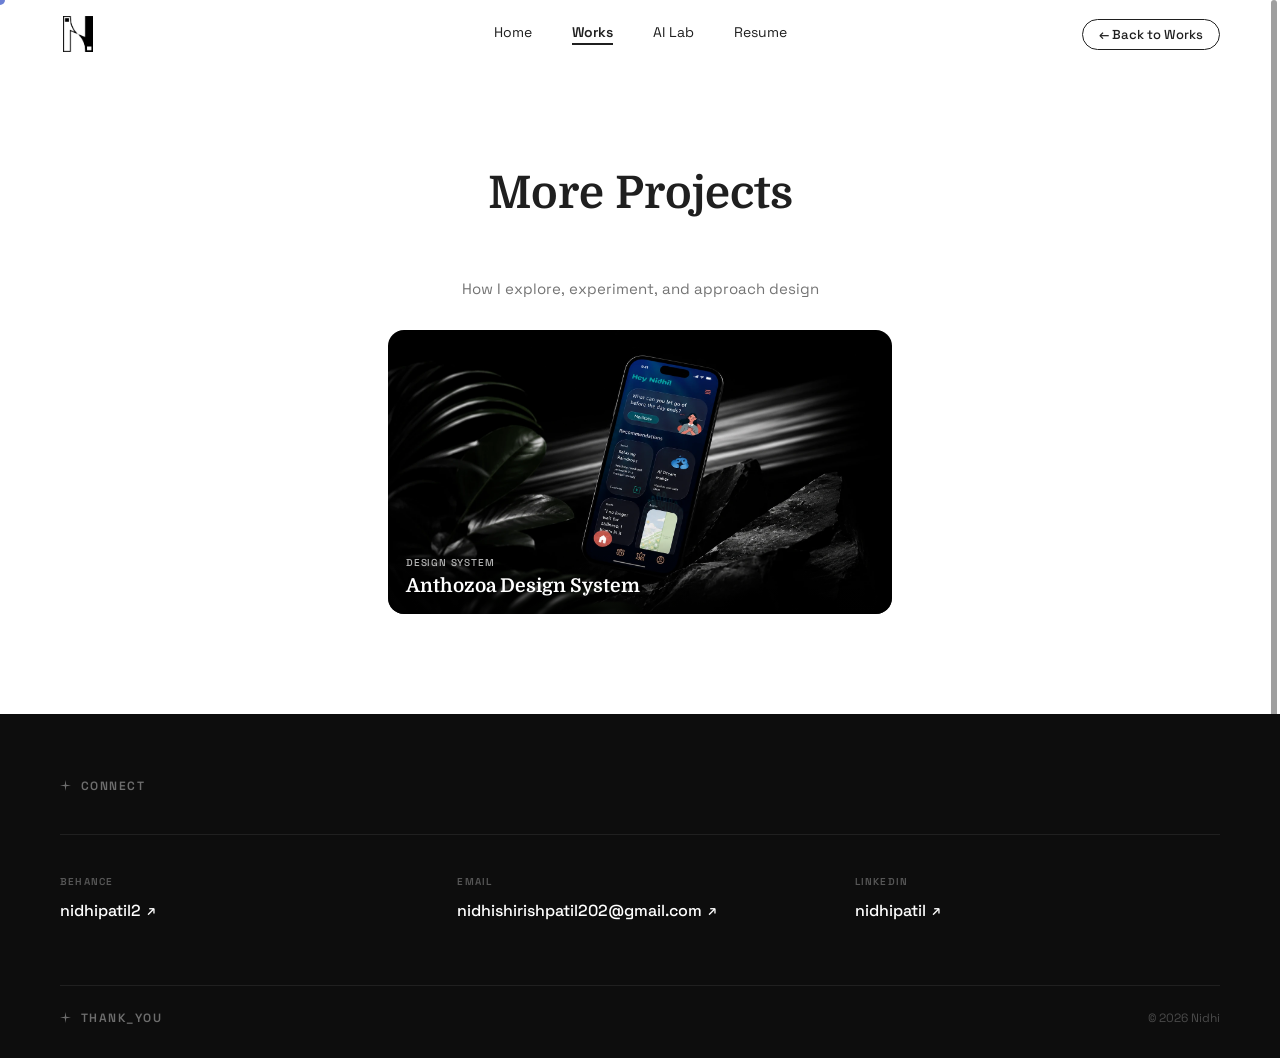
<file: pages/more-projects.html>
<!DOCTYPE html>
<html lang="en">
<head>
  <meta charset="UTF-8" />
  <meta name="viewport" content="width=device-width, initial-scale=1, viewport-fit=cover" />
  <title>More Projects &nbsp;·&nbsp; Nidhi Patil</title>
  <link rel="icon" type="image/png" href="../favicon.png">
  <link rel="stylesheet" href="../css/fonts.css" />
  <link rel="stylesheet" href="../css/style.css" />
</head>
<body>

<div id="cursor-dot"></div>

<!-- NAV -->
<nav class="nav">
  <a href="../index.html" class="nav-logo" aria-label="Home">
    <img class="logo-svg" src="../assets/images/logo.webp" alt="Nidhi Patil logo" />
  </a>

  <div class="nav-links">
    <a href="../index.html">Home</a>
    <a href="../index.html#works" class="active">Works</a>
    <a href="ai-lab.html">AI Lab</a>
    <a href="resume.html">Resume</a>
  </div>

  <a href="../index.html#works" class="nav-back">← Back to Works</a>

  <button class="nav-burger" aria-label="Toggle menu">
    <span></span><span></span><span></span>
  </button>
</nav>

<!-- Mobile menu -->
<div class="mobile-menu" role="dialog">
  <a href="../index.html">Home</a>
  <a href="../index.html#works">Works</a>
  <a href="ai-lab.html">AI Lab</a>
  <a href="resume.html">Resume</a>
  <a href="../index.html#works">← Back to Works</a>
</div>

<main class="page-body">

  <section class="section more-projects-page">
    <div class="section-inner">

      <!-- OTHER PROJECTS -->
      <div class="ai-lab">
        <h1 class="section-title reveal">More Projects</h1>
        <p class="ai-lab-subtitle reveal">How I explore, experiment, and approach design</p>

        <div class="ai-lab-grid">

          <a href="anthozoa.html" class="ai-lab-card reveal">
            <img src="../assets/images/anthozoa-cover.webp" alt="Anthozoa Design System" />
            <div class="project-card-info">
              <p class="project-card-tag">Design System</p>
              <h3 class="project-card-title">Anthozoa Design System</h3>
            </div>
          </a>


        </div>
      </div>

    </div>
  </section>

</main>

<!-- FOOTER -->
<footer class="footer">
  <div class="footer-inner">
    <p class="footer-connect"><span class="star"><svg width="11" height="11" viewBox="0 0 18 18" fill="none"><path d="M9 0L10.2 7.8L18 9L10.2 10.2L9 18L7.8 10.2L0 9L7.8 7.8Z" fill="currentColor"/></svg></span>Connect</p>
    <div class="footer-links">
      <div class="footer-link-group">
        <p class="footer-link-label">Behance</p>
        <a href="https://www.behance.net/nidhipatil2" target="_blank" rel="noopener">nidhipatil2 <span class="arrow">↗</span></a>
      </div>
      <div class="footer-link-group">
        <p class="footer-link-label">Email</p>
        <a href="mailto:nidhishirishpatil202@gmail.com">nidhishirishpatil202@gmail.com <span class="arrow">↗</span></a>
      </div>
      <div class="footer-link-group">
        <p class="footer-link-label">LinkedIn</p>
        <a href="https://www.linkedin.com/in/nidhi-p-033a4b19b/" target="_blank" rel="noopener">nidhipatil <span class="arrow">↗</span></a>
      </div>
    </div>
    <div class="footer-bottom">
      <span class="footer-bottom-left"><span class="star"><svg width="11" height="11" viewBox="0 0 18 18" fill="none"><path d="M9 0L10.2 7.8L18 9L10.2 10.2L9 18L7.8 10.2L0 9L7.8 7.8Z" fill="currentColor"/></svg></span>Thank_you</span>
      <span class="footer-copyright">© 2026 Nidhi</span>
    </div>
  </div>
</footer>

<script src="../js/main.js"></script>
</body>
</html>
</file>
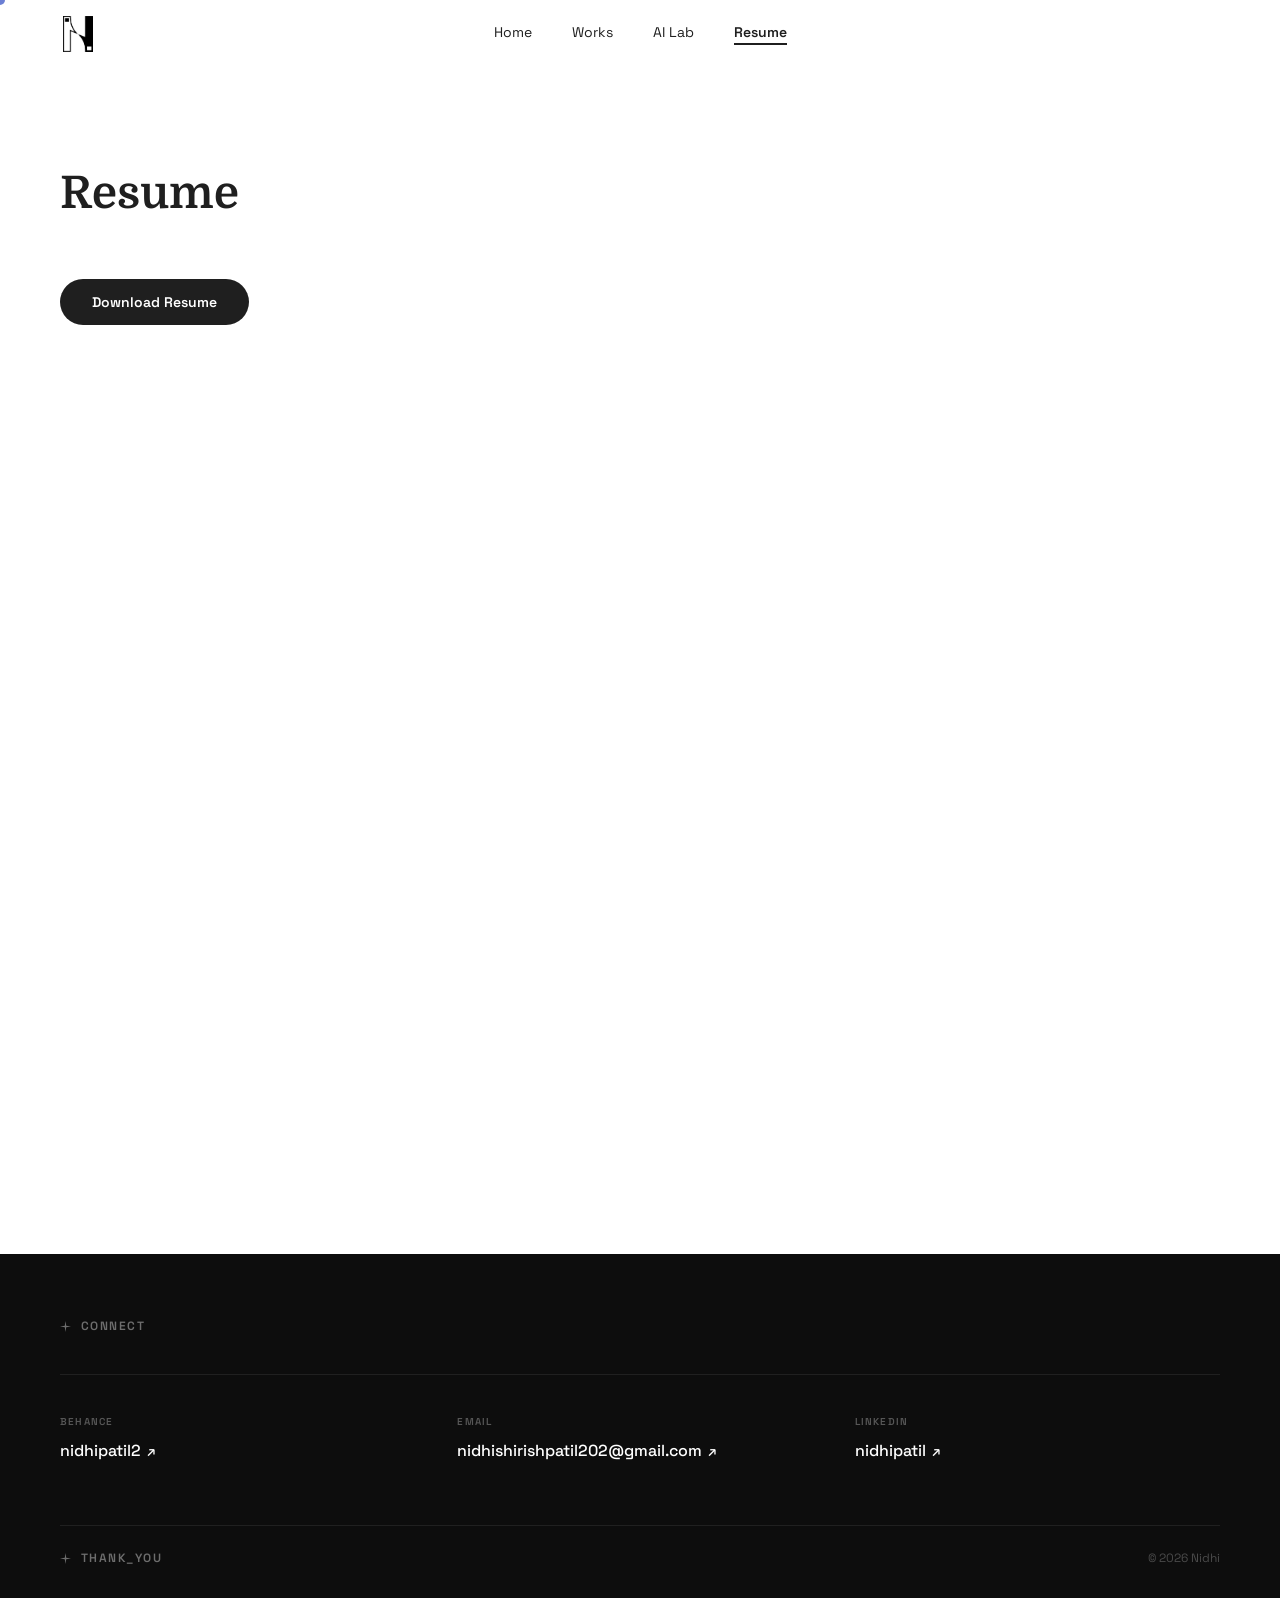
<file: pages/resume.html>
<!DOCTYPE html>
<html lang="en">
<head>
  <meta charset="UTF-8" />
  <meta name="viewport" content="width=device-width, initial-scale=1, viewport-fit=cover" />
  <title>Resume — Nidhi Patil</title>
  <link rel="stylesheet" href="../css/fonts.css" />
  <link rel="stylesheet" href="../css/style.css" />
</head>
<body>

<div id="cursor-dot"></div>

<nav class="nav">
  <a href="../index.html" class="nav-logo" aria-label="Home">
    <img class="logo-svg" src="../assets/images/logo.webp" alt="Nidhi Patil logo" />
  </a>
  <div class="nav-links">
    <a href="../index.html">Home</a>
    <a href="../index.html#works">Works</a>
    <a href="ai-lab.html">AI Lab</a>
    <a href="resume.html" class="active">Resume</a>
  </div>
  <button class="nav-burger" aria-label="Toggle menu">
    <span></span><span></span><span></span>
  </button>
</nav>

<div class="mobile-menu" role="dialog">
  <a href="../index.html">Home</a>
  <a href="../index.html#works">Works</a>
  <a href="ai-lab.html">AI Lab</a>
  <a href="resume.html" class="active">Resume</a>
</div>

<main class="page-body">
  <div class="section">
    <div class="section-inner">
      <h1 class="section-title reveal">Resume</h1>
      <div class="reveal">
        <a href="../assets/nidhi-resume.pdf" download style="display:inline-block;margin-bottom:24px;padding:14px 32px;background:#1F1F1F;color:#fff;border-radius:100px;font-family:'Space Grotesk',sans-serif;font-size:14px;font-weight:600;text-decoration:none;">Download Resume</a>
        <iframe src="../assets/nidhi-resume.pdf" width="100%" height="800px" style="border:none;border-radius:8px;"></iframe>
      </div>
    </div>
  </div>
</main>

<footer class="footer">
  <div class="footer-inner">
    <p class="footer-connect"><span class="star"><svg width="11" height="11" viewBox="0 0 18 18" fill="none"><path d="M9 0L10.2 7.8L18 9L10.2 10.2L9 18L7.8 10.2L0 9L7.8 7.8Z" fill="currentColor"/></svg></span>Connect</p>
    <div class="footer-links">
      <div class="footer-link-group">
        <p class="footer-link-label">Behance</p>
        <a href="https://www.behance.net/nidhipatil2" target="_blank" rel="noopener">nidhipatil2 <span class="arrow">↗</span></a>
      </div>
      <div class="footer-link-group">
        <p class="footer-link-label">Email</p>
        <a href="mailto:nidhishirishpatil202@gmail.com">nidhishirishpatil202@gmail.com <span class="arrow">↗</span></a>
      </div>
      <div class="footer-link-group">
        <p class="footer-link-label">LinkedIn</p>
        <a href="https://www.linkedin.com/in/nidhi-p-033a4b19b/" target="_blank" rel="noopener">nidhipatil <span class="arrow">↗</span></a>
      </div>
    </div>
    <div class="footer-bottom">
      <span class="footer-bottom-left"><span class="star"><svg width="11" height="11" viewBox="0 0 18 18" fill="none"><path d="M9 0L10.2 7.8L18 9L10.2 10.2L9 18L7.8 10.2L0 9L7.8 7.8Z" fill="currentColor"/></svg></span>Thank_you</span>
      <span class="footer-copyright">© 2026 Nidhi</span>
    </div>
  </div>
</footer>

<script src="../js/main.js"></script>
</body>
</html>
</file>
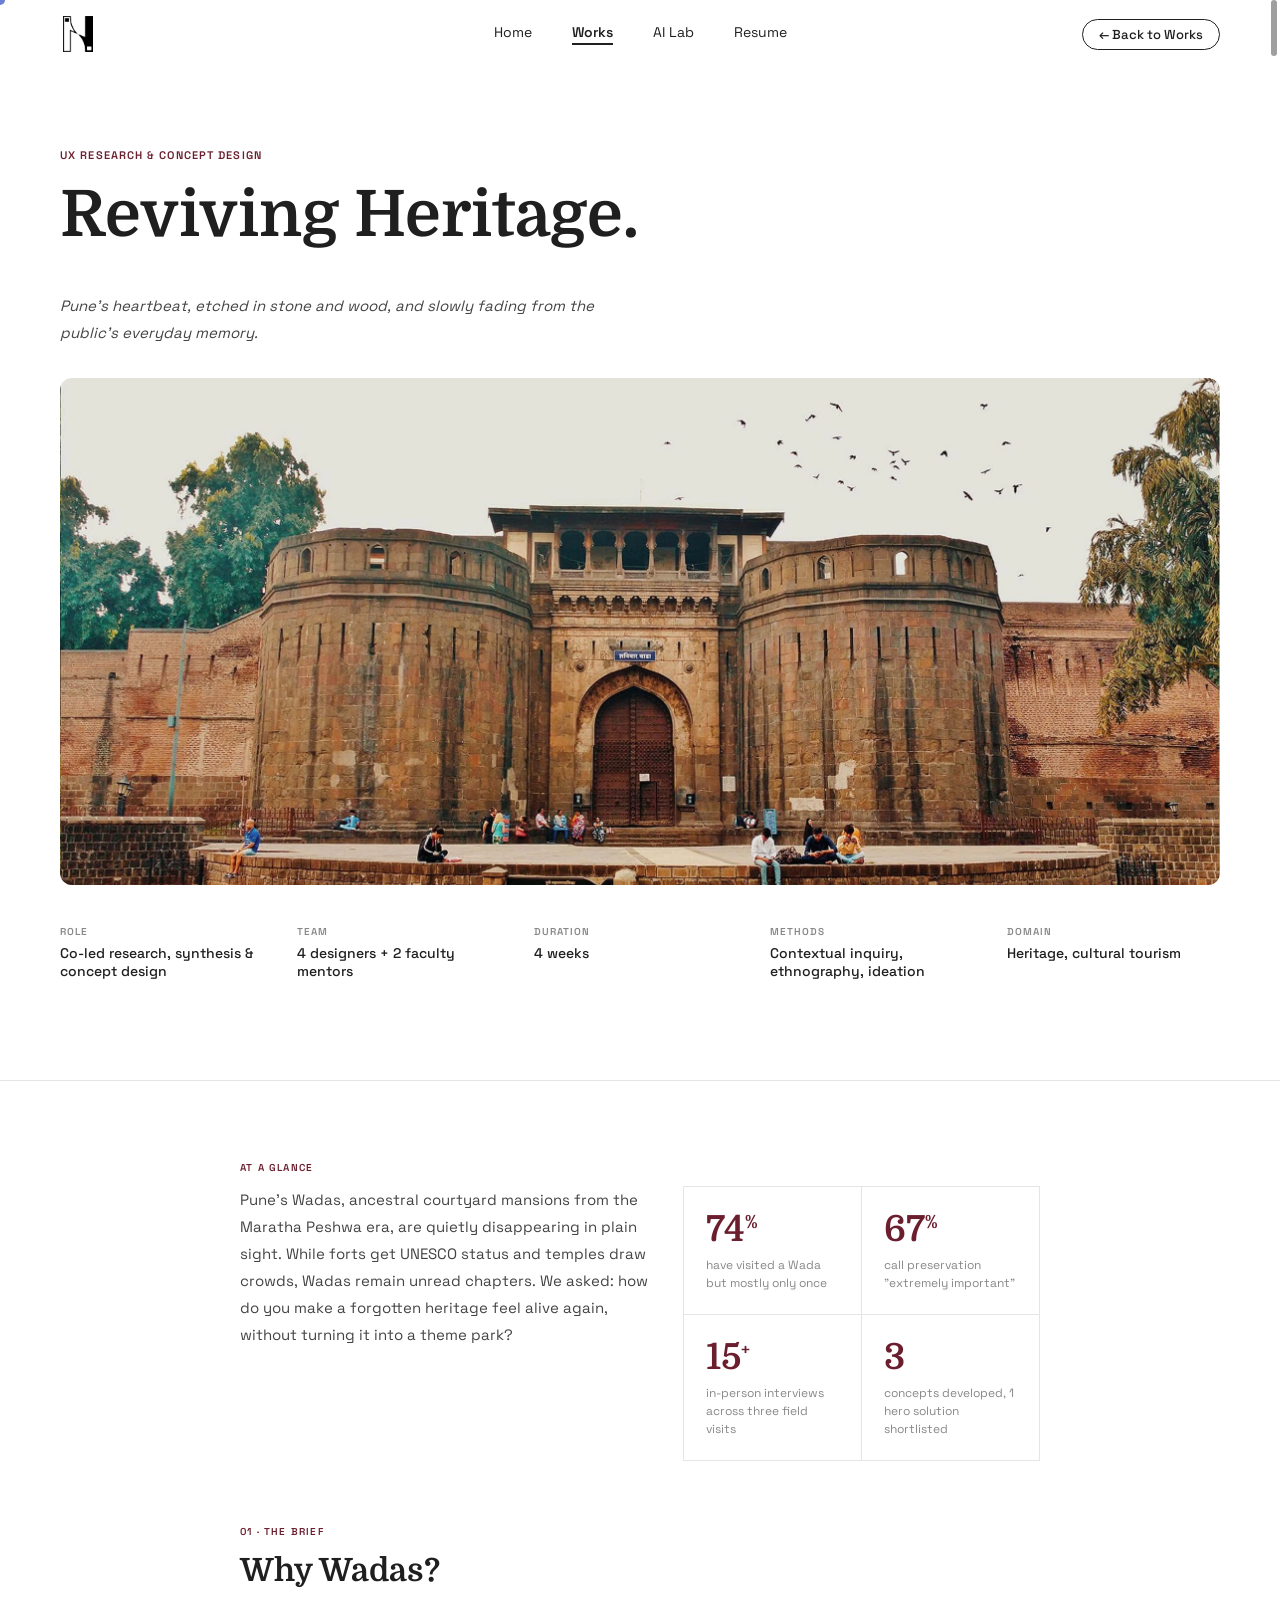
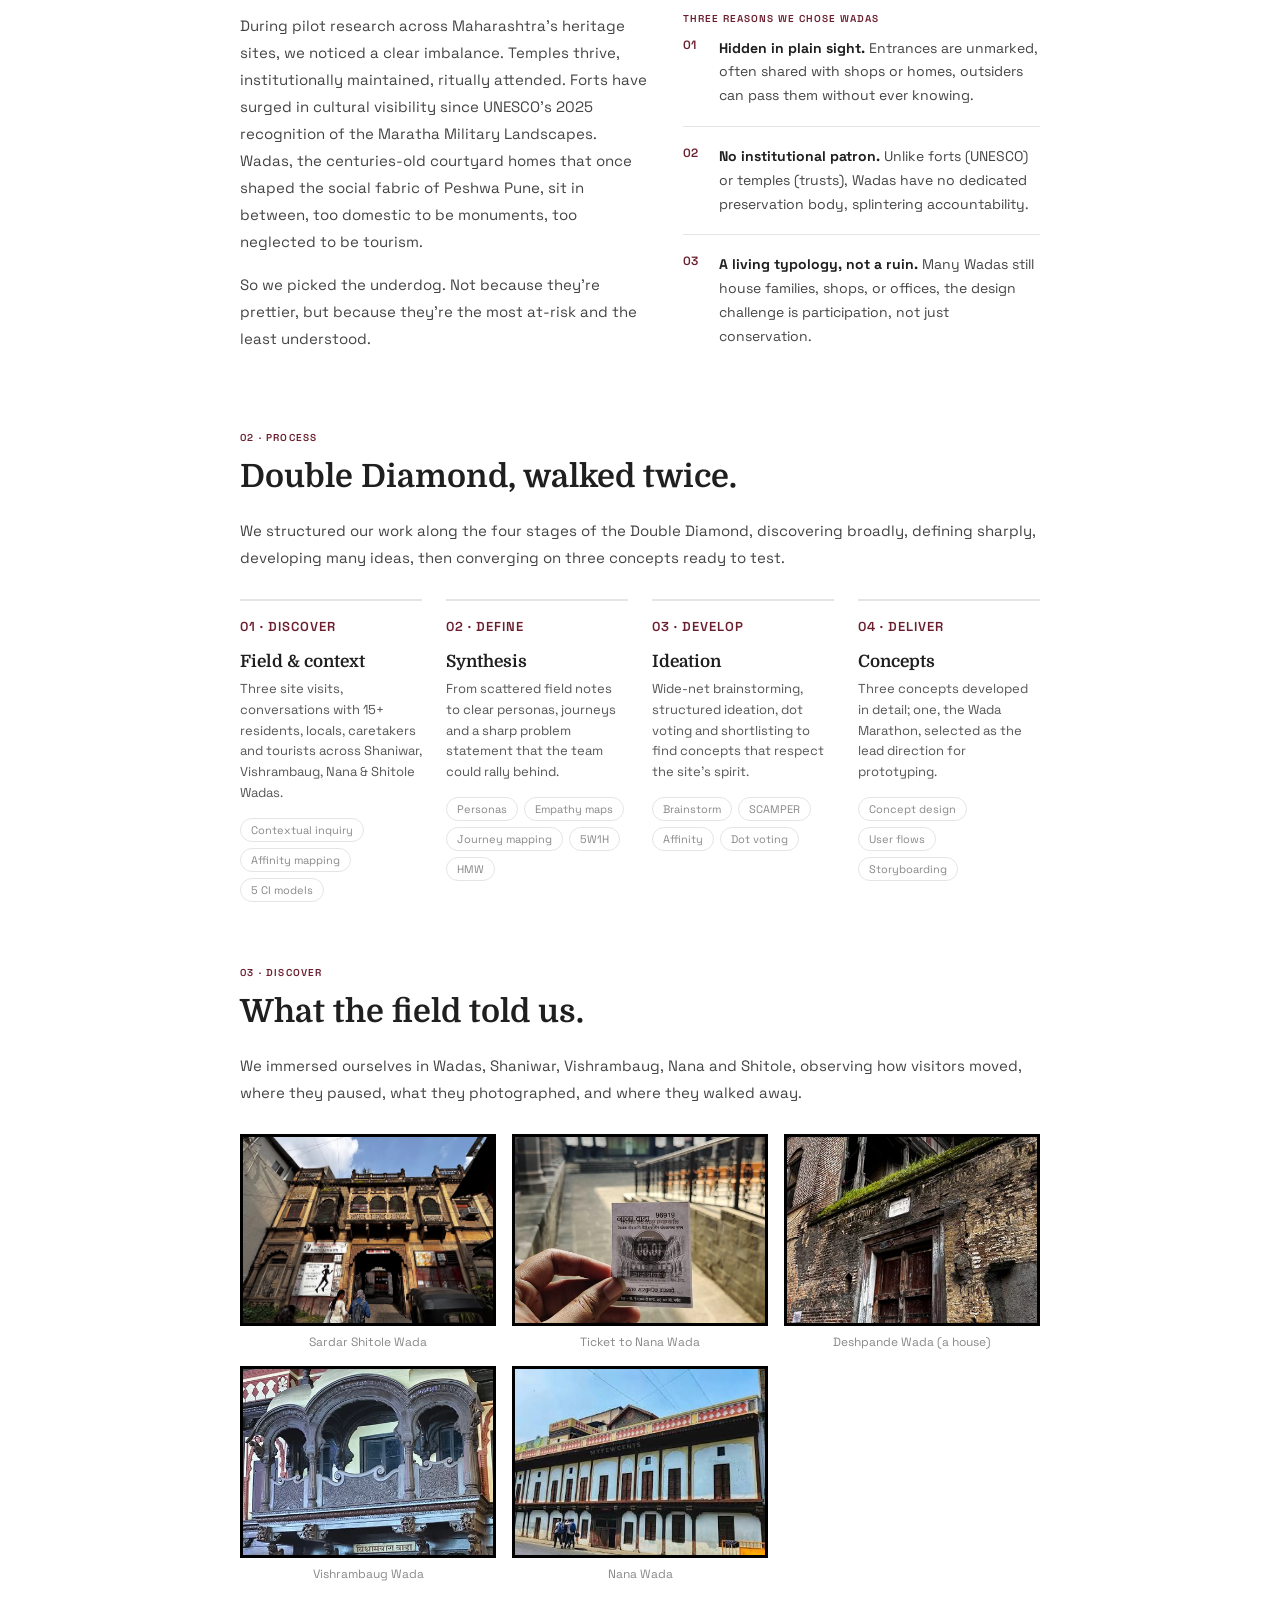
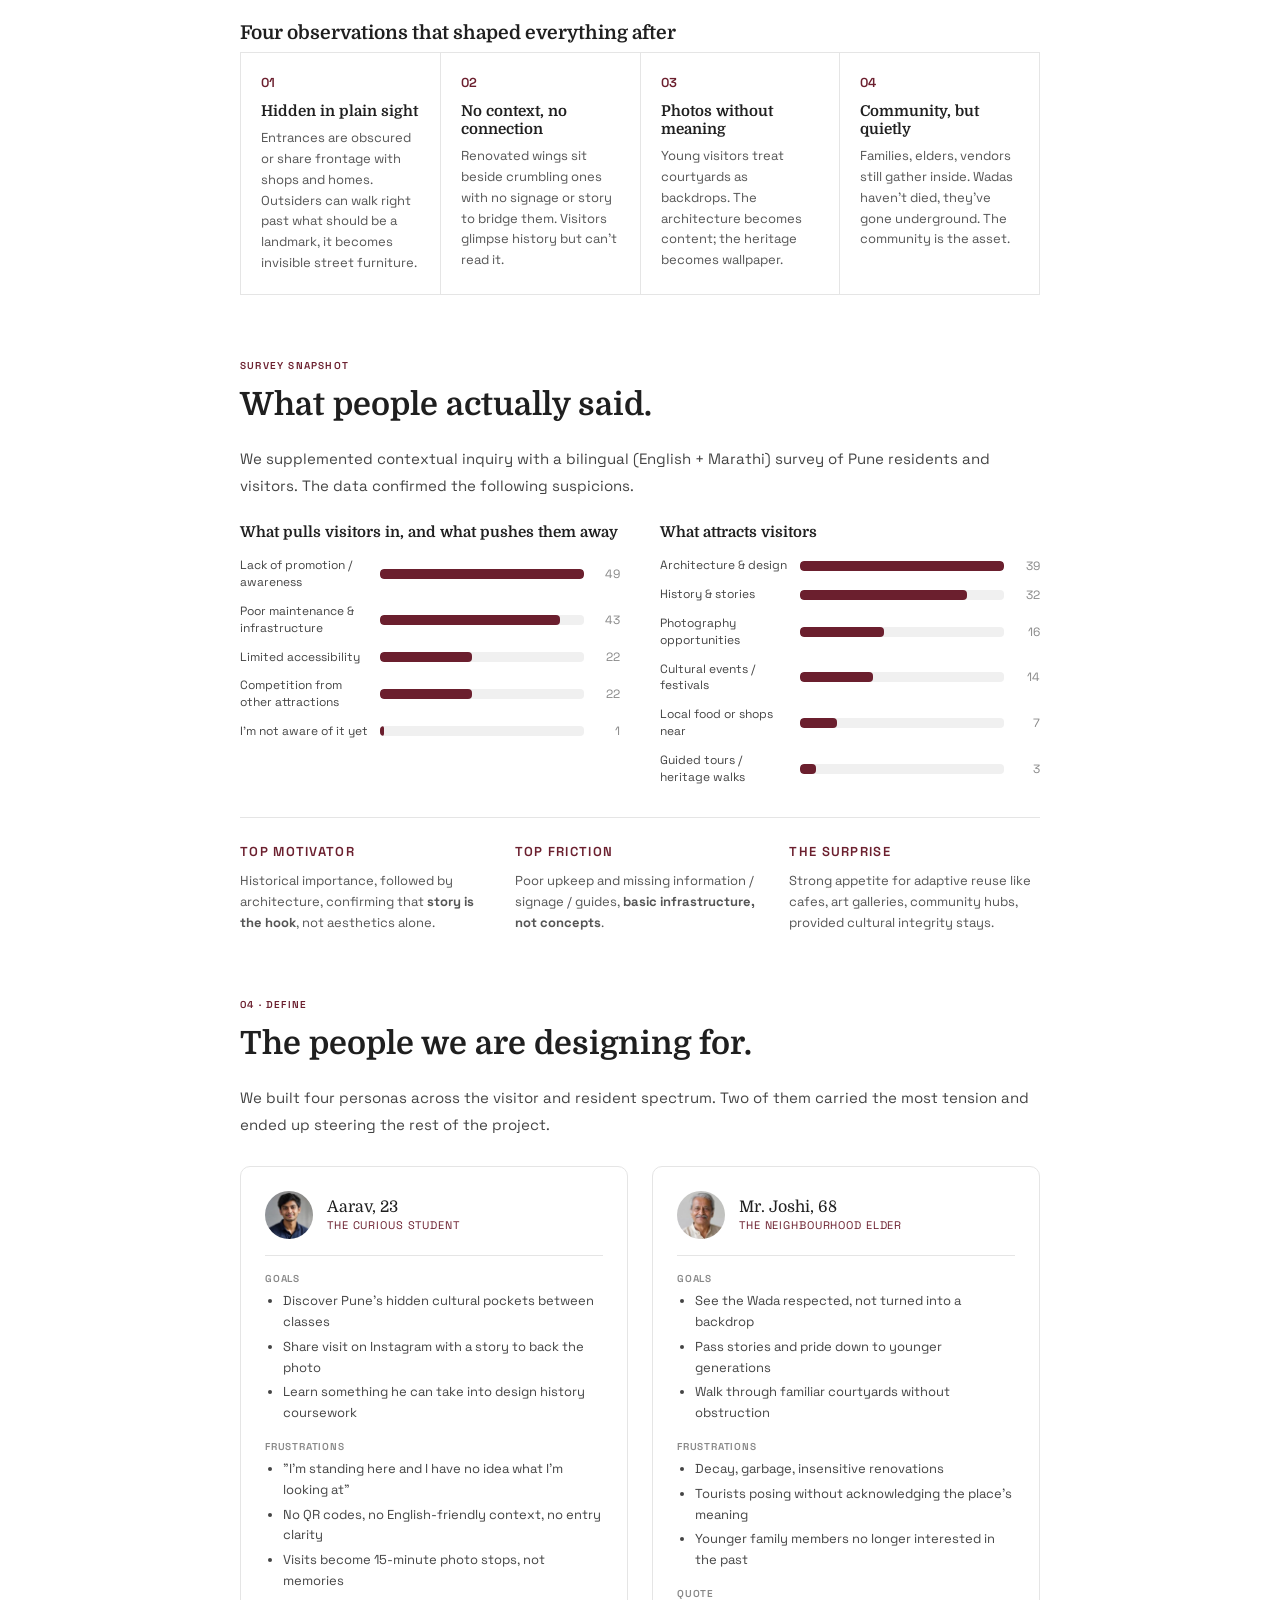
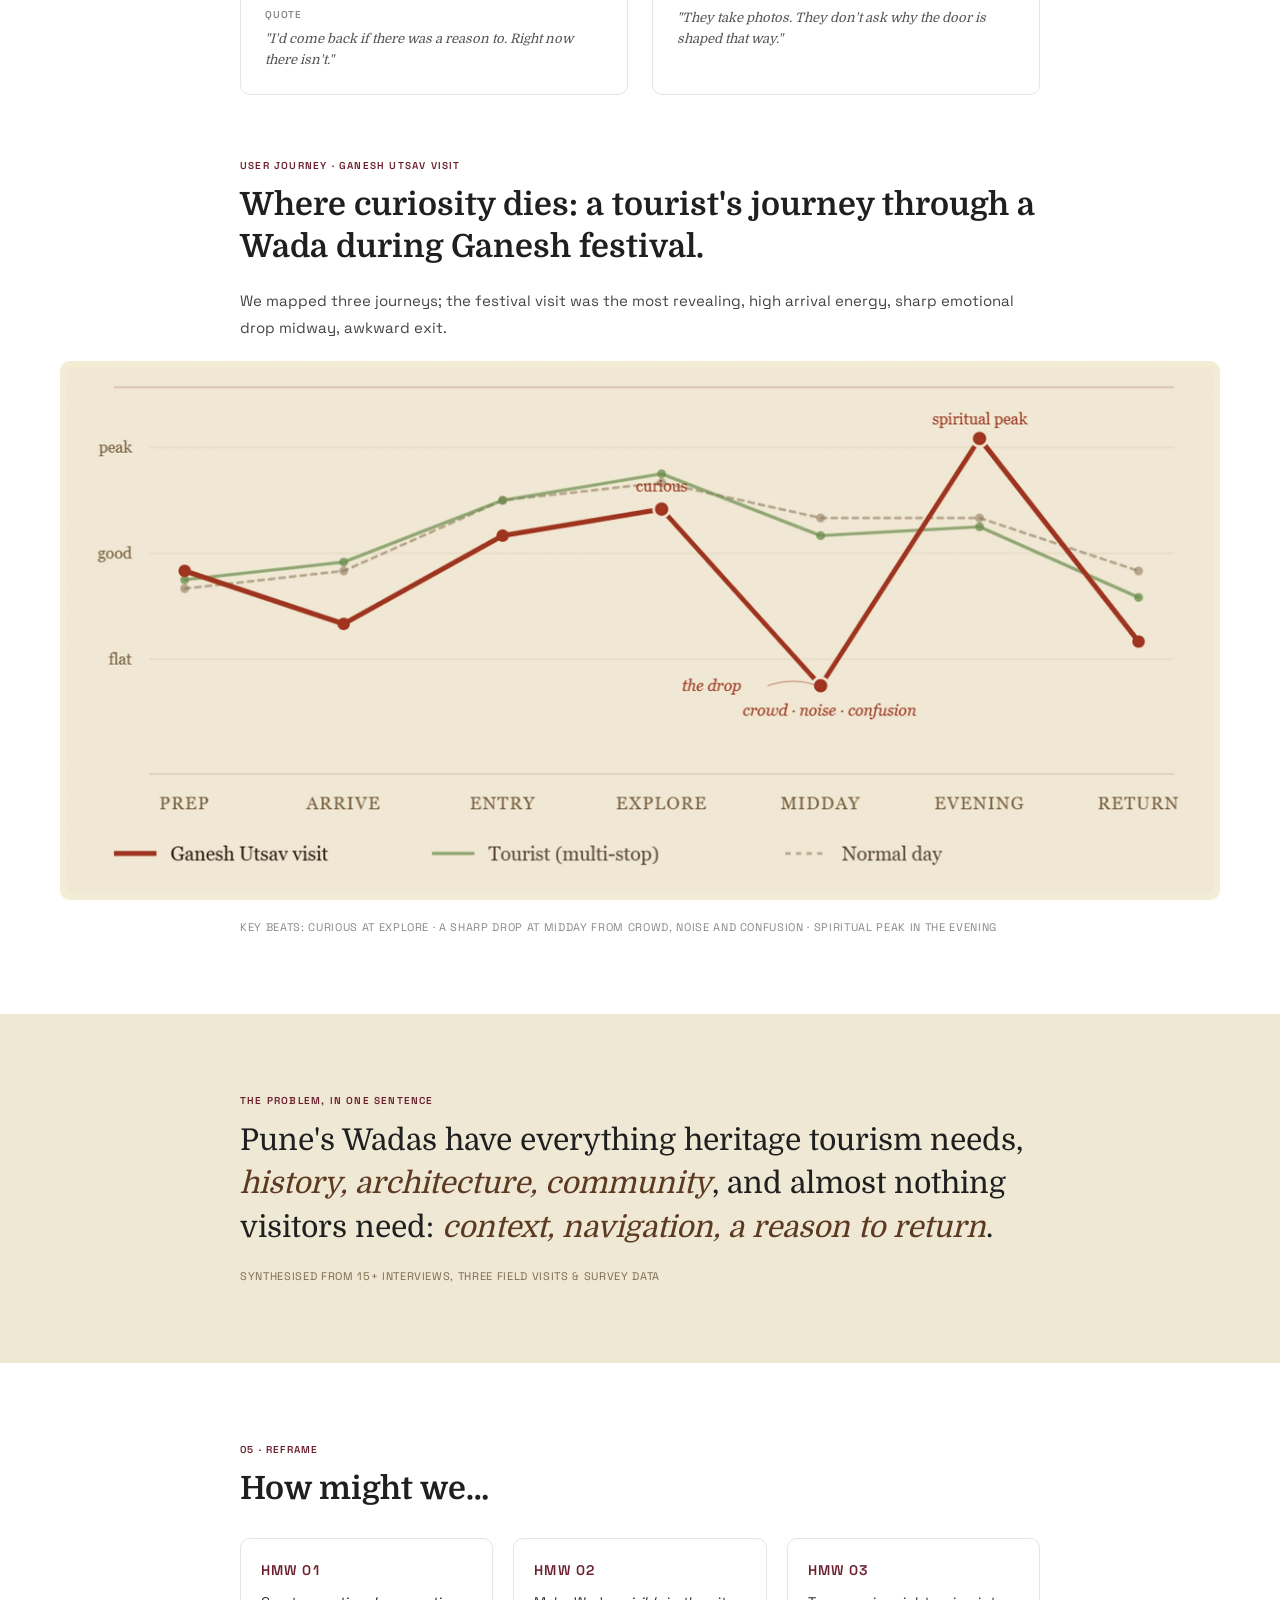
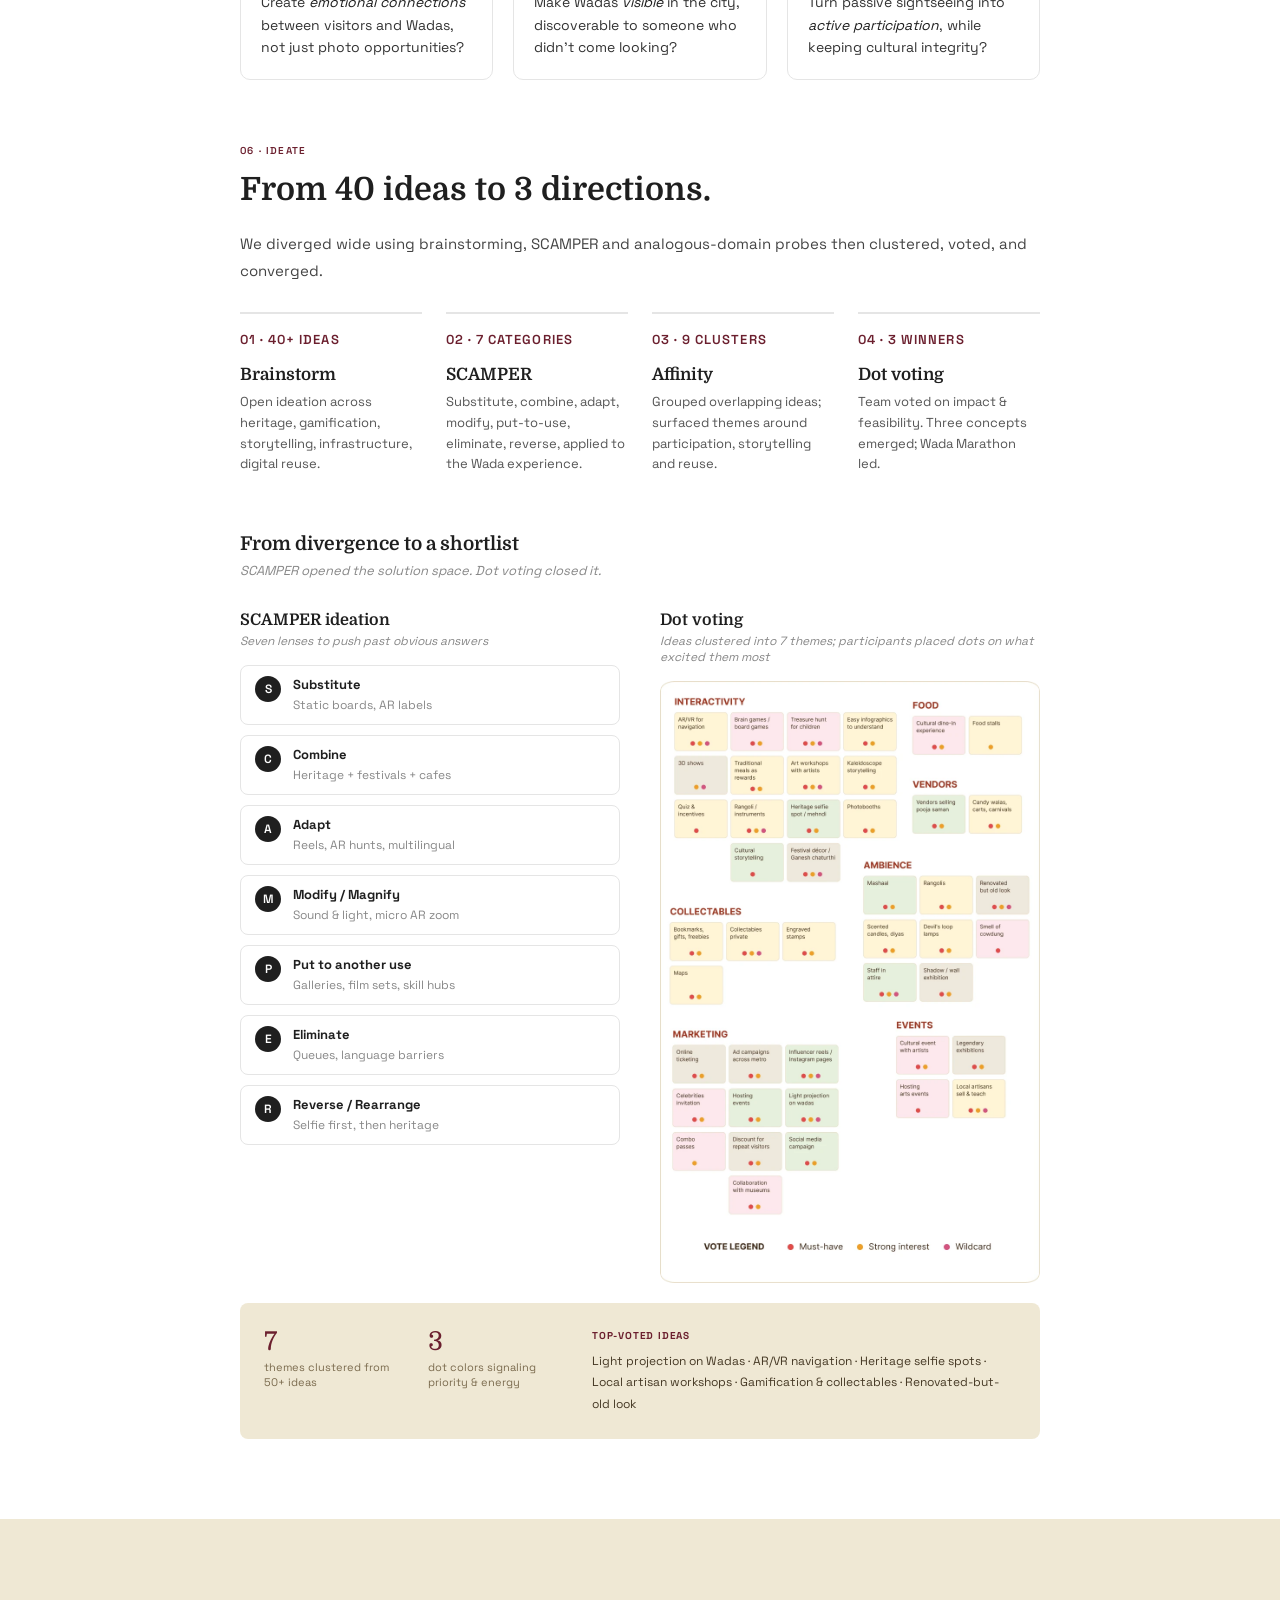
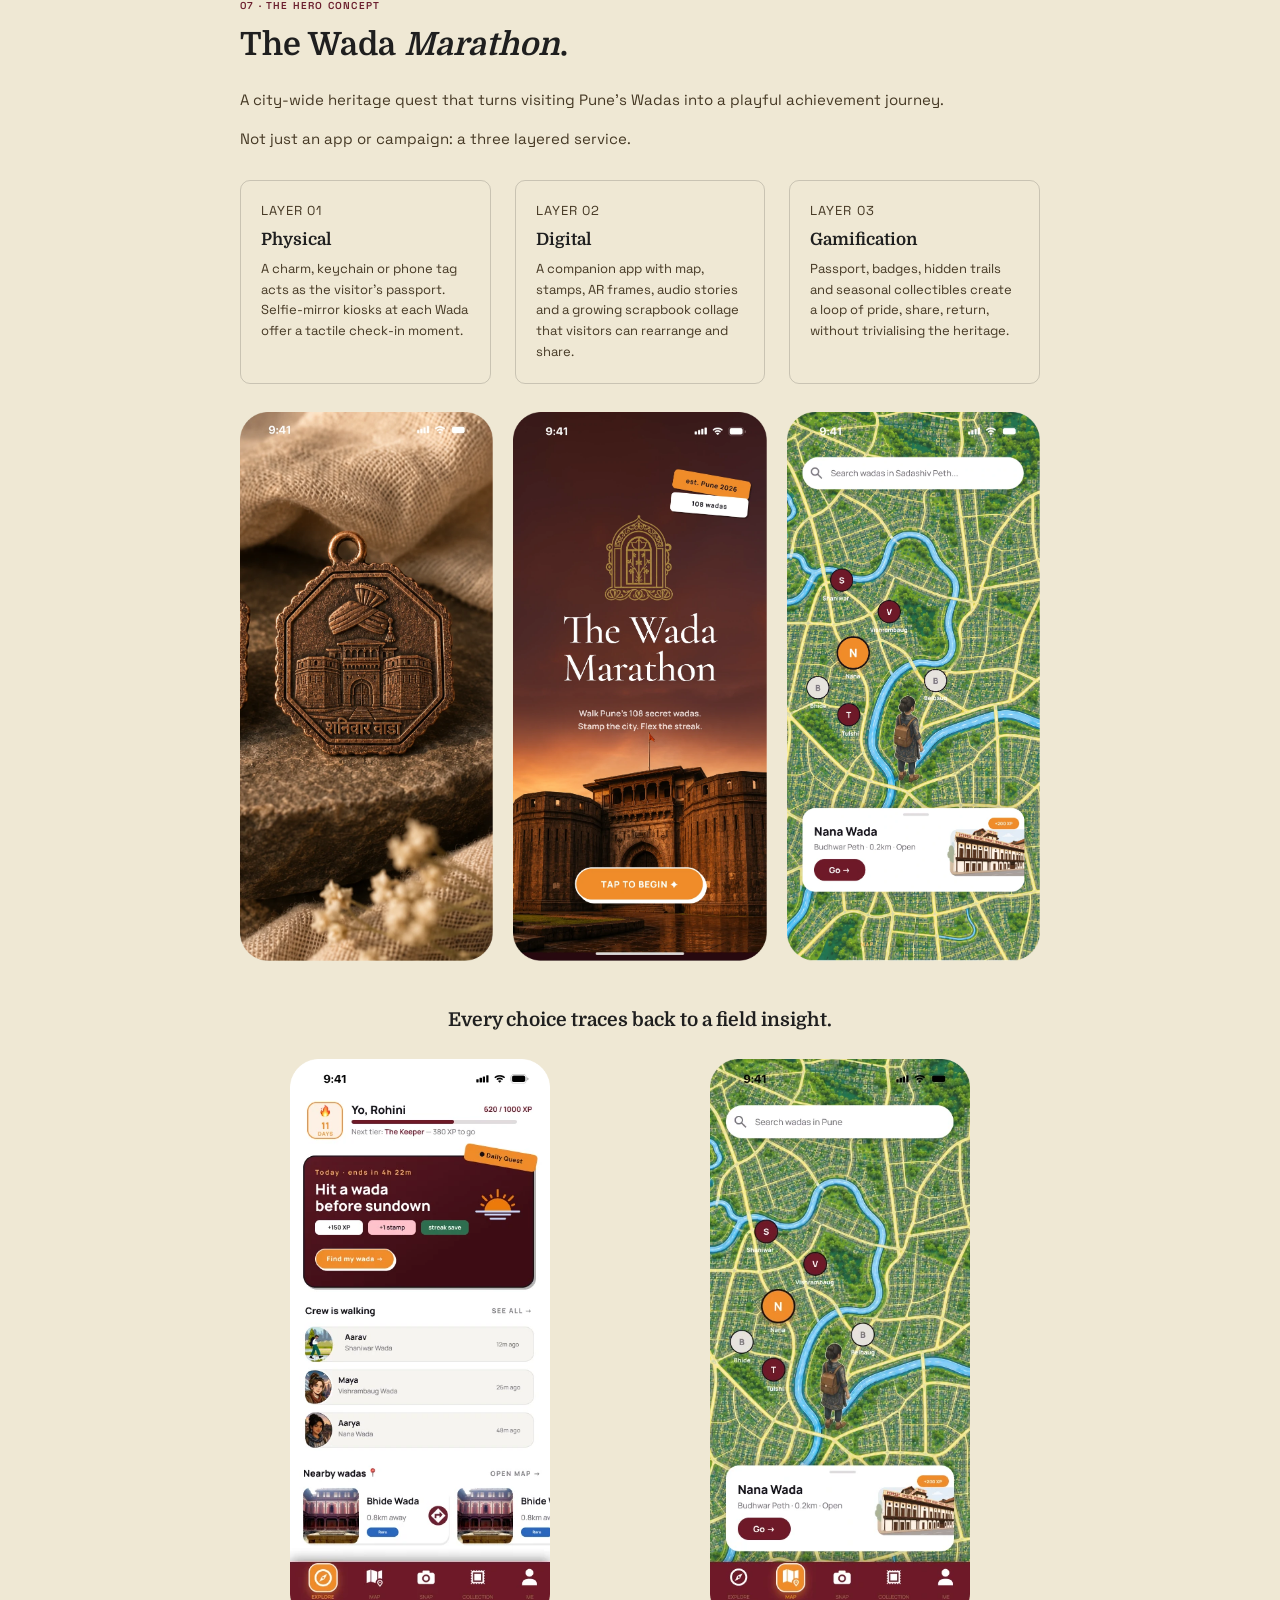
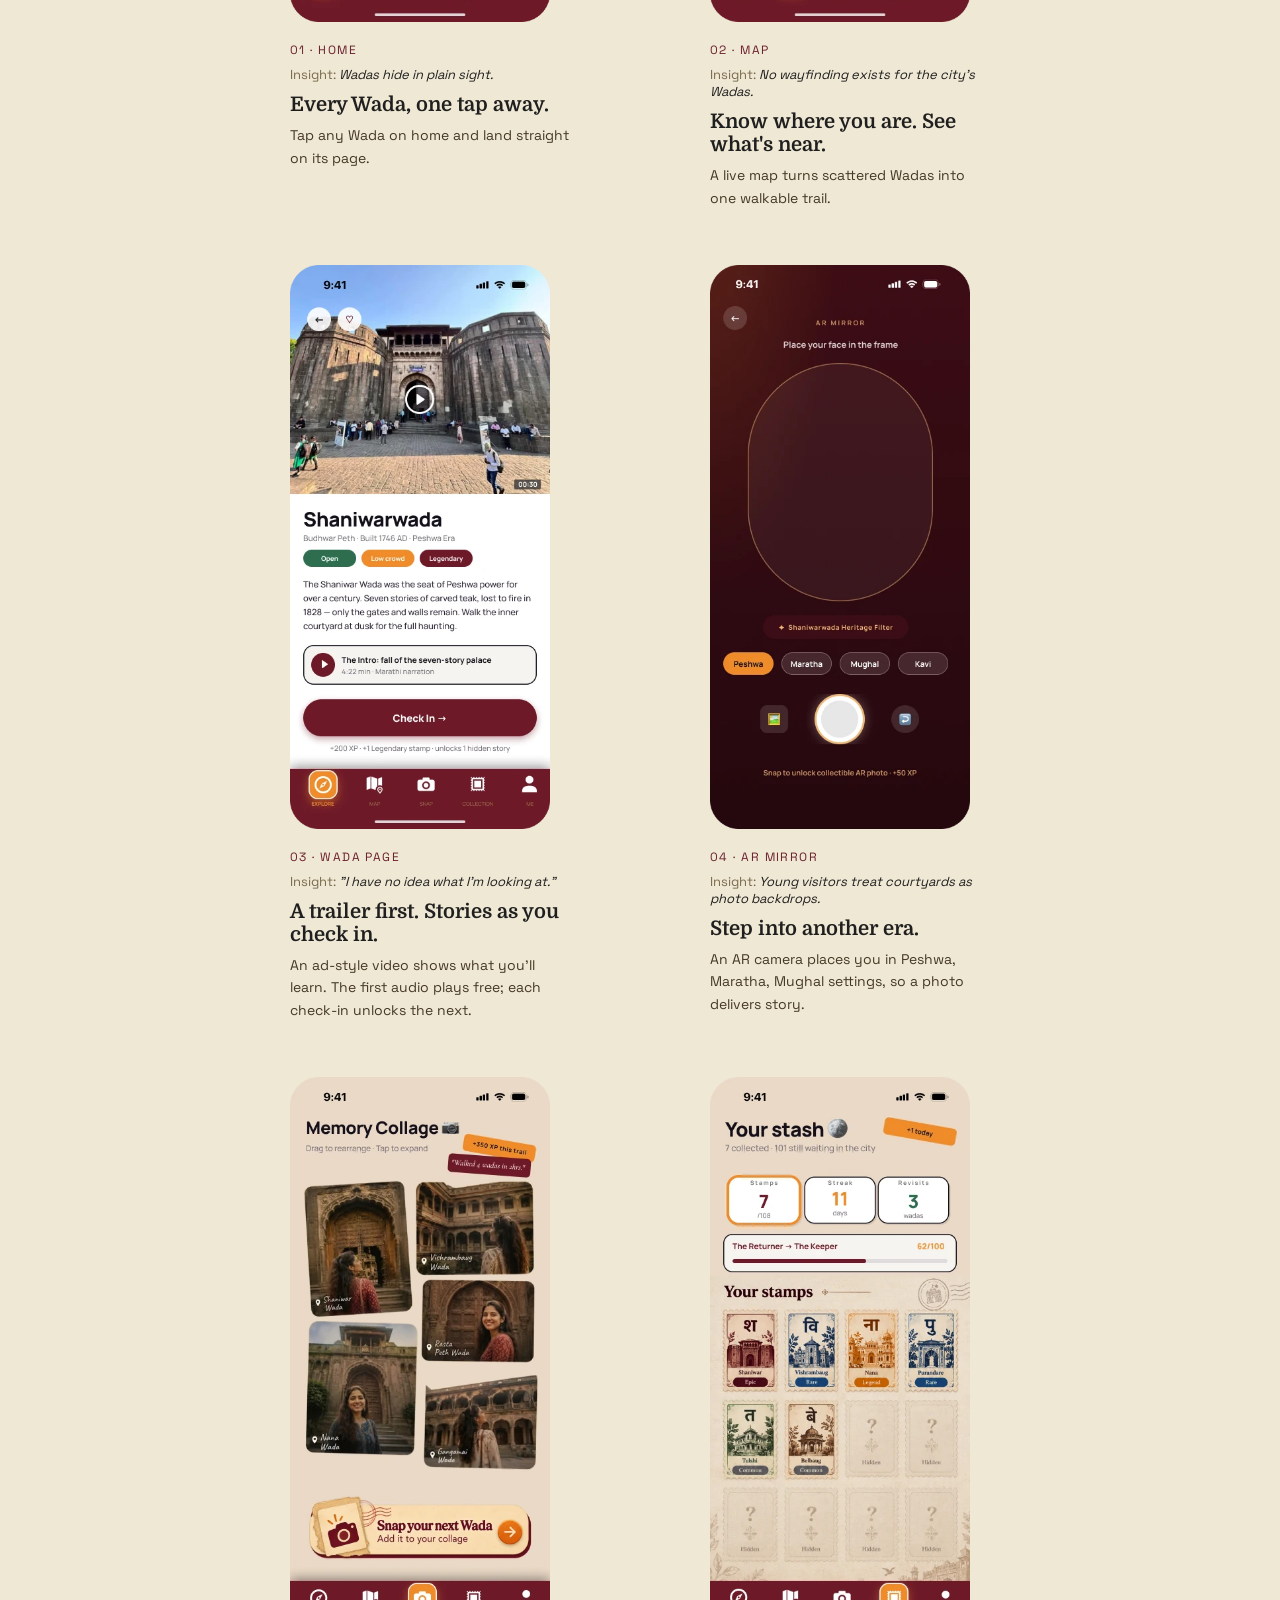
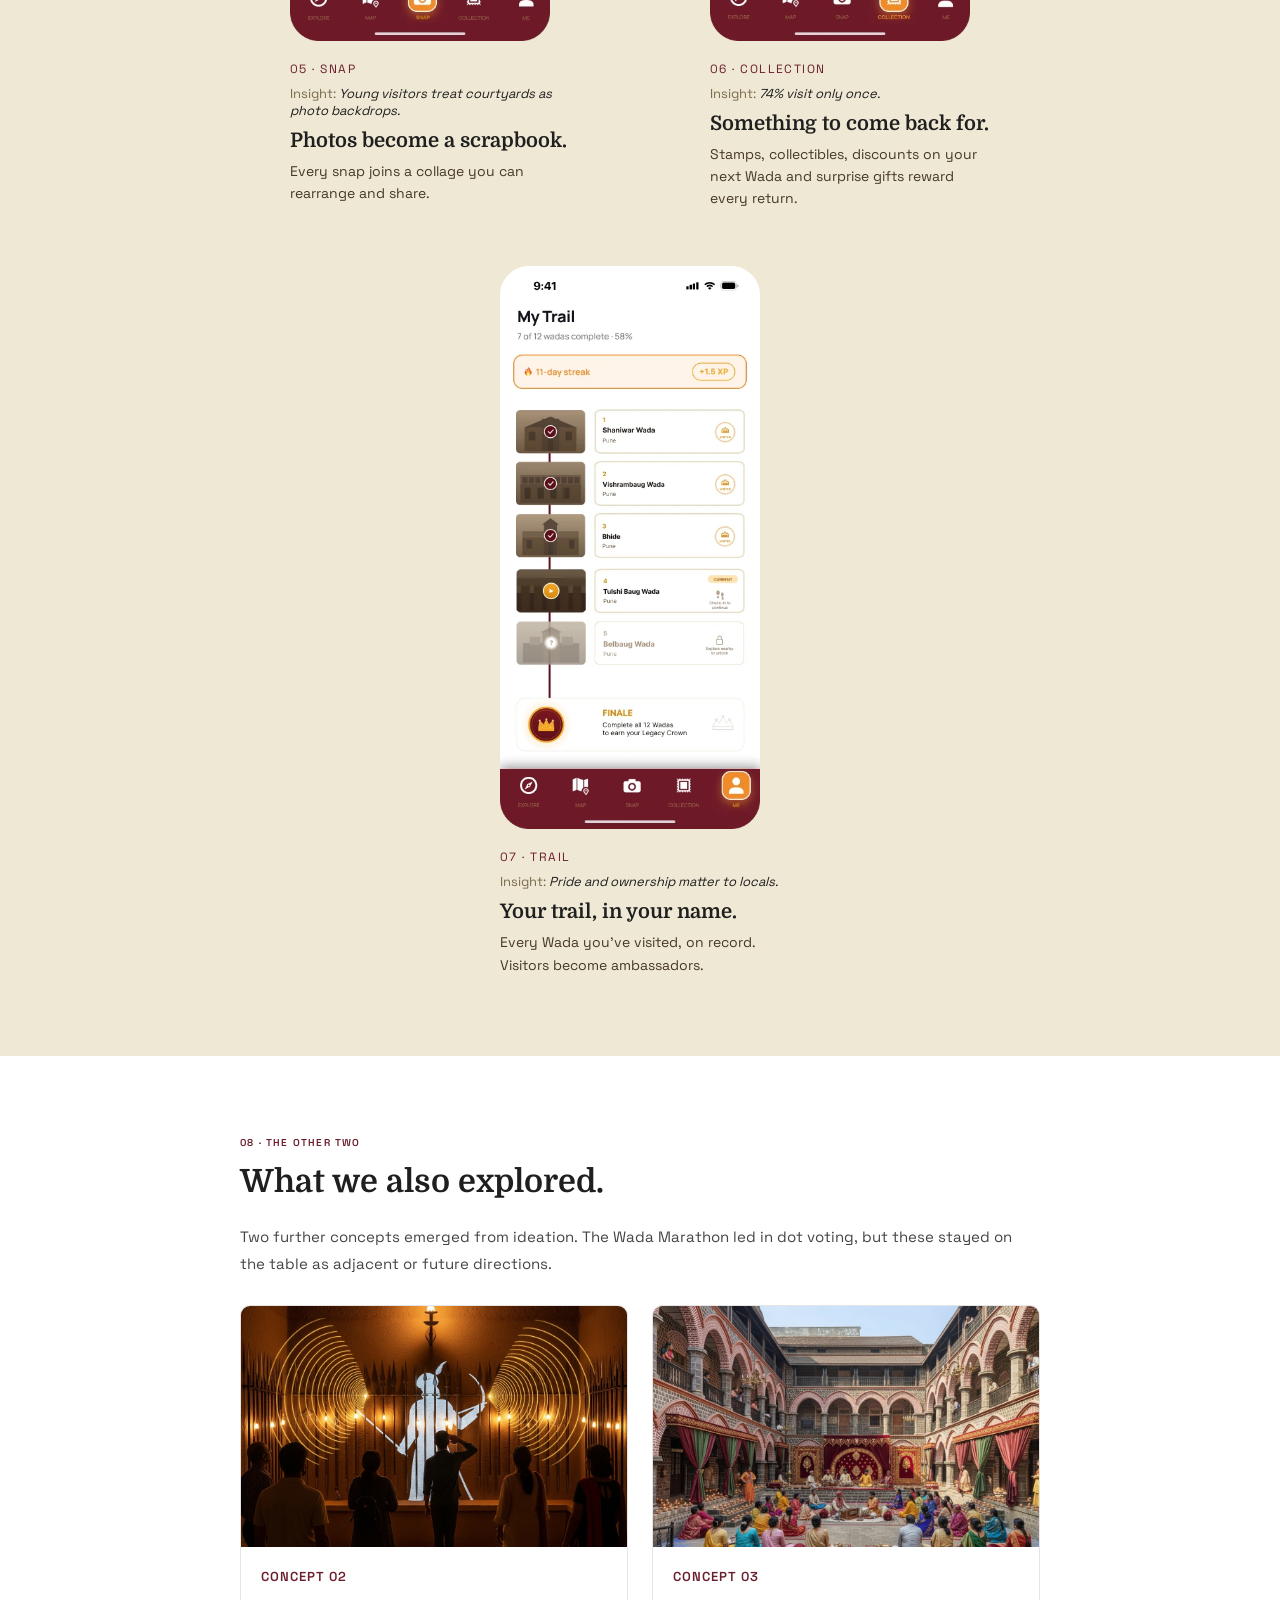
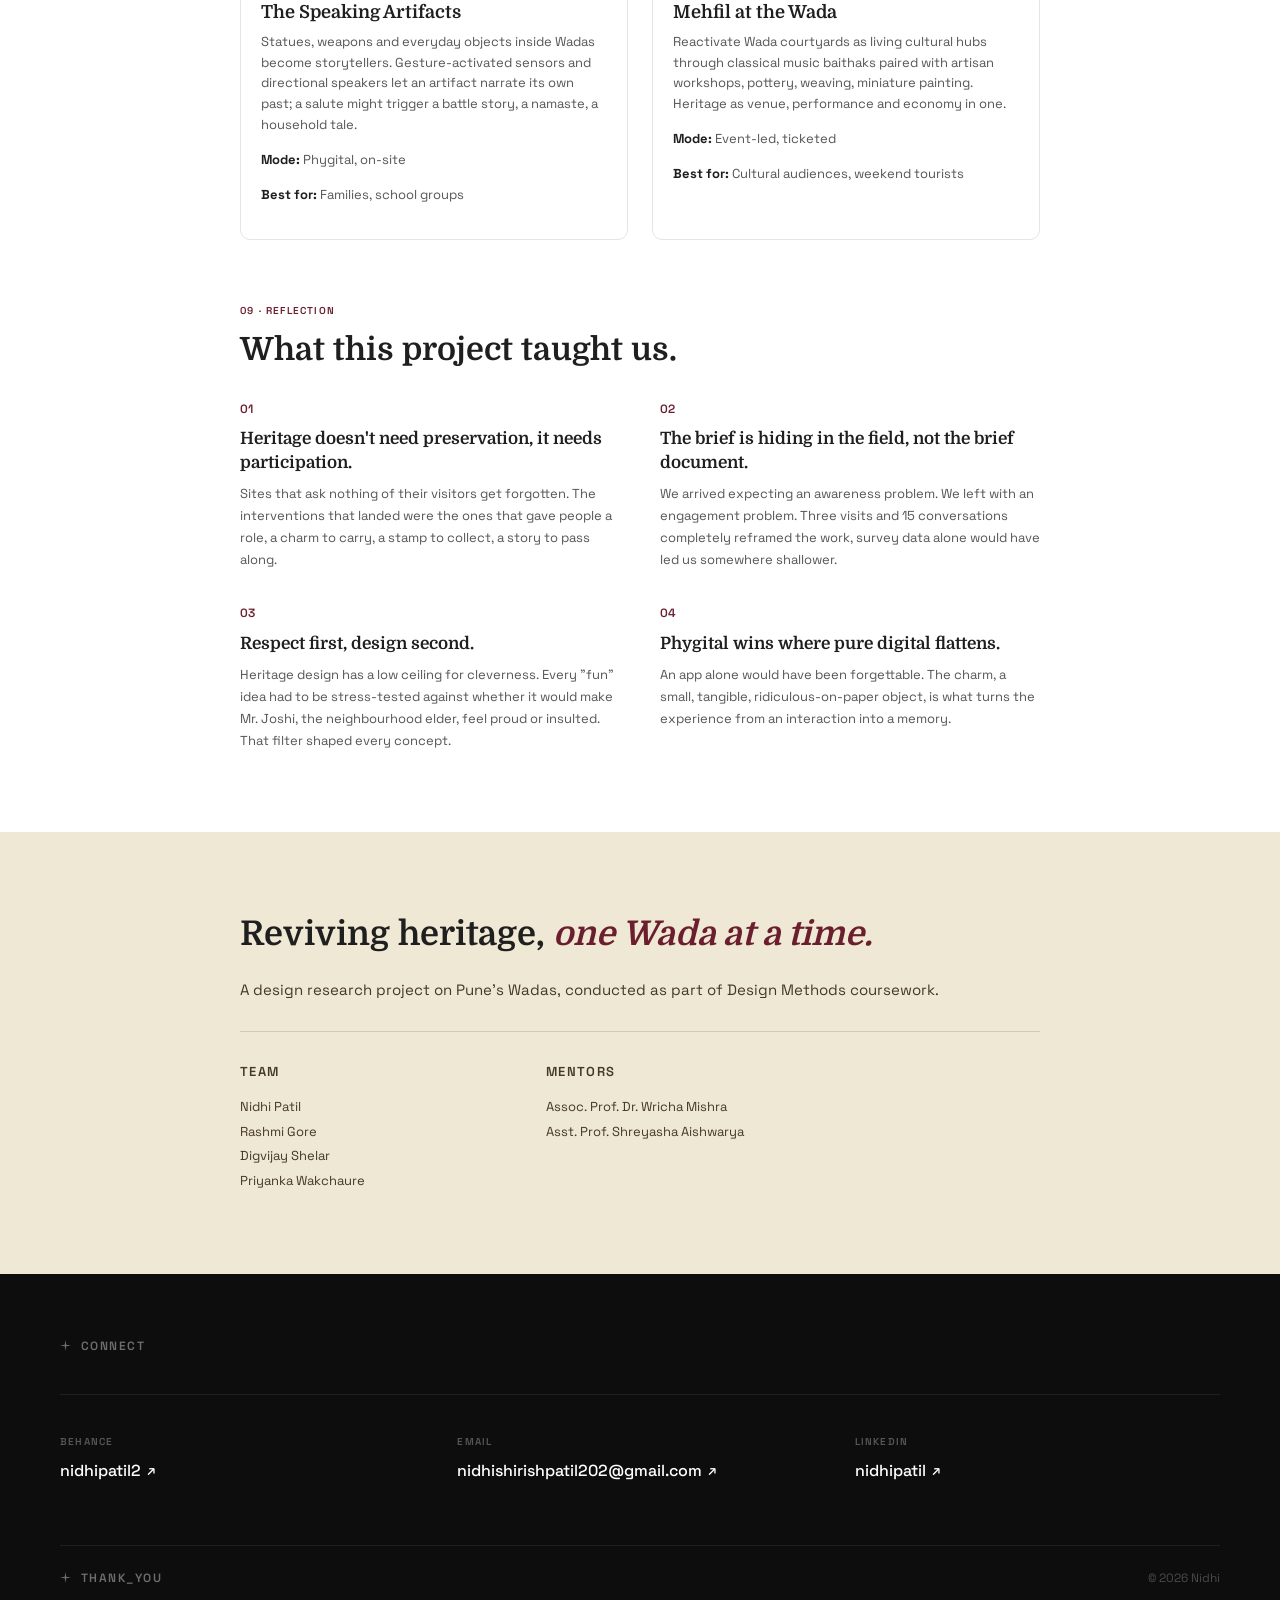
<file: pages/reviving-heritage.html>
<!DOCTYPE html>
<html lang="en">
<head>
  <meta charset="UTF-8" />
  <meta name="viewport" content="width=device-width, initial-scale=1, viewport-fit=cover" />
  <title>Reviving Heritage · Nidhi Patil</title>
  <link rel="stylesheet" href="../css/fonts.css" />
  <link rel="stylesheet" href="../css/style.css" />
  <style>
    /* Reviving Heritage — page-only accent swap: blue -> maroon, dark sections -> warm gold.
       Scoped to .page-body so the shared site nav/footer keep the default palette. */
    .page-body .cs-tag,
    .page-body .cs-section-label,
    .page-body .cs-stat-num,
    .page-body .cs-numbered-item .cs-num,
    .page-body .cs-process-eyebrow,
    .page-body .cs-observation-num,
    .page-body .cs-callout-label,
    .page-body .cs-persona-role,
    .page-body .cs-hmw-num,
    .page-body .cs-concept-label,
    .page-body .cs-reflection-item .cs-reflection-num,
    .page-body .cs-journey-titles .cs-eyebrow,
    .page-body .cs-layer-eyebrow,
    .page-body .cs-credits-label,
    .page-body .cs-insight-row .cs-arrow-col {
      color: #6B1F2E;
    }
    .page-body .cs-bar-fill { background: #6B1F2E; }
    .page-body .cs-pull-quote em { color: #5C3A21; }

    .page-body .cs-body-dark,
    .page-body .cs-outcome-strip {
      background: rgba(214, 197, 148, 0.4);
    }
    .page-body .cs-outcome-strip { color: #453824; }
    .page-body .cs-body-dark .cs-section-text,
    .page-body .cs-body-dark .cs-layer p,
    .page-body .cs-body-dark .cs-insight-row .cs-insight-text,
    .page-body .cs-body-dark .cs-insight-row .cs-response-text,
    .page-body .cs-credits-row p {
      color: #453824;
    }
    .page-body .cs-body-dark .cs-section-heading,
    .page-body .cs-body-dark .cs-pull-quote,
    .page-body .cs-body-dark .cs-layer h3,
    .page-body .cs-body-dark .cs-insight-row .cs-insight-text em {
      color: #1F1F1F;
    }
    .page-body .cs-body-dark .cs-caption-note,
    .page-body .cs-outcome-label {
      color: #7a6a4d;
    }
    .page-body .cs-outcome-strip .cs-outcome-num { color: #6B1F2E; }
    .page-body .cs-outcome-strip .cs-outcome-list { color: #453824; }
    .page-body .cs-outcome-strip .cs-outcome-list strong { color: #6B1F2E; }
    .page-body .cs-journey-step p { color: #453824; }
    .page-body .cs-body-dark .cs-insight-row { border-top-color: rgba(31,31,31,0.15); }
    .page-body .cs-layer { border-color: rgba(31,31,31,0.18); }
    .page-body .cs-journey-step { border-top-color: rgba(31,31,31,0.18); }
    .page-body .cs-journey-num { color: rgba(31,31,31,0.25); }
    .page-body .cs-credits-row { border-top-color: rgba(31,31,31,0.15); }
    .page-body .cs-mock-grid .cs-image-placeholder,
    .page-body .cs-touchpoint-grid .cs-image-placeholder {
      background: #eadfc4;
      color: #8a7857;
    }
    .cs-screen-list { margin-top: 28px; display: grid; grid-template-columns: 1fr 1fr; gap: 56px 40px; }
    .cs-screen-row { display: flex; flex-direction: column; align-items: flex-start; gap: 20px; width: 100%; max-width: 280px; justify-self: center; }
    .cs-screen-row img { width: 100%; max-width: 260px; height: auto; aspect-ratio: 393/852; object-fit: contain; display: block; }
    .cs-screen-row:last-child:nth-child(odd) { grid-column: 1 / -1; }
    .cs-screen-num { font-size: 12px; letter-spacing: 0.12em; text-transform: uppercase; color: #6B1F2E; margin-bottom: 8px; }
    .cs-screen-insight { font-size: 13px; color: #7a6a4d; margin-bottom: 10px; }
    .cs-screen-insight em { color: #1F1F1F; }
    .cs-screen-text h4 { font-family: var(--font-heading); font-size: 20px; color: #1F1F1F; margin-bottom: 8px; }
    .cs-screen-text p:last-child { font-size: 14px; line-height: 1.6; color: #453824; }
    @media (max-width: 640px) { .cs-screen-list { gap: 40px 16px; } .cs-screen-text h4 { font-size: 16px; } .cs-screen-text p:last-child { font-size: 13px; } }
  </style>
</head>
<body>

<div id="cursor-dot"></div>

<nav class="nav">
  <a href="../index.html" class="nav-logo" aria-label="Home">
    <img class="logo-svg" src="../assets/images/logo.webp" alt="Nidhi Patil logo" />
  </a>
  <div class="nav-links">
    <a href="../index.html">Home</a>
    <a href="../index.html#works" class="active">Works</a>
    <a href="ai-lab.html">AI Lab</a>
    <a href="resume.html">Resume</a>
  </div>
  <a href="../index.html#works" class="nav-back">← Back to Works</a>
  <button class="nav-burger" aria-label="Toggle menu">
    <span></span><span></span><span></span>
  </button>
</nav>

<div class="mobile-menu" role="dialog">
  <a href="../index.html">Home</a>
  <a href="../index.html#works">Works</a>
  <a href="ai-lab.html">AI Lab</a>
  <a href="resume.html">Resume</a>
  <a href="../index.html#works">← Back to Works</a>
</div>

<main class="page-body">

  <!-- HERO -->
  <div class="cs-hero">
    <div class="cs-hero-inner">
      <p class="cs-tag">UX Research &amp; Concept Design</p>
      <h1 class="cs-title">Reviving Heritage.</h1>
      <p class="cs-section-text" style="margin-bottom:32px;font-style:italic;max-width:560px;">Pune's heartbeat, etched in stone and wood, and slowly fading from the public's everyday memory.</p>

      <img class="cs-cover" src="../assets/images/wada-heroimg.webp" alt="Shaniwar Wada, Pune" loading="lazy" decoding="async" />

      <div class="cs-meta cs-meta--5">
        <div class="cs-meta-item">
          <p class="cs-meta-label">Role</p>
          <p class="cs-meta-val">Co-led research, synthesis &amp; concept design</p>
        </div>
        <div class="cs-meta-item">
          <p class="cs-meta-label">Team</p>
          <p class="cs-meta-val">4 designers + 2 faculty mentors</p>
        </div>
        <div class="cs-meta-item">
          <p class="cs-meta-label">Duration</p>
          <p class="cs-meta-val">4 weeks</p>
        </div>
        <div class="cs-meta-item">
          <p class="cs-meta-label">Methods</p>
          <p class="cs-meta-val">Contextual inquiry, ethnography, ideation</p>
        </div>
        <div class="cs-meta-item">
          <p class="cs-meta-label">Domain</p>
          <p class="cs-meta-val">Heritage, cultural tourism</p>
        </div>
      </div>
    </div>
  </div>

  <!-- AT A GLANCE -->
  <div class="cs-body">
    <div class="cs-body-inner">
      <div class="reveal">
        <p class="cs-section-label">At a glance</p>
        <div class="cs-glance-row">
          <p class="cs-section-text">Pune's Wadas, ancestral courtyard mansions from the Maratha Peshwa era, are quietly disappearing in plain sight. While forts get UNESCO status and temples draw crowds, Wadas remain unread chapters. We asked: how do you make a forgotten heritage feel alive again, without turning it into a theme park?</p>
          <div class="cs-stats-grid">
            <div class="cs-stat">
              <div class="cs-stat-num">74<span>%</span></div>
              <p class="cs-stat-label">have visited a Wada but mostly only once</p>
            </div>
            <div class="cs-stat">
              <div class="cs-stat-num">67<span>%</span></div>
              <p class="cs-stat-label">call preservation "extremely important"</p>
            </div>
            <div class="cs-stat">
              <div class="cs-stat-num">15<span>+</span></div>
              <p class="cs-stat-label">in-person interviews across three field visits</p>
            </div>
            <div class="cs-stat">
              <div class="cs-stat-num">3</div>
              <p class="cs-stat-label">concepts developed, 1 hero solution shortlisted</p>
            </div>
          </div>
        </div>
      </div>

      <!-- 01 · THE BRIEF -->
      <div class="reveal">
        <p class="cs-section-label">01 · The Brief</p>
        <h2 class="cs-section-heading">Why Wadas?</h2>
        <div class="cs-glance-row">
          <div>
            <p class="cs-section-text">During pilot research across Maharashtra's heritage sites, we noticed a clear imbalance. Temples thrive, institutionally maintained, ritually attended. Forts have surged in cultural visibility since UNESCO's 2025 recognition of the Maratha Military Landscapes. Wadas, the centuries-old courtyard homes that once shaped the social fabric of Peshwa Pune, sit in between, too domestic to be monuments, too neglected to be tourism.</p>
            <p class="cs-section-text" style="margin-top:16px;">So we picked the underdog. Not because they're prettier, but because they're the most at-risk and the least understood.</p>
          </div>
          <div>
            <p class="cs-callout-label" style="border-top:none;padding-top:0;margin-top:0;">Three reasons we chose Wadas</p>
            <div class="cs-numbered-list" style="margin-top:12px;">
              <div class="cs-numbered-item">
                <span class="cs-num">01</span>
                <p><strong>Hidden in plain sight.</strong> Entrances are unmarked, often shared with shops or homes, outsiders can pass them without ever knowing.</p>
              </div>
              <div class="cs-numbered-item">
                <span class="cs-num">02</span>
                <p><strong>No institutional patron.</strong> Unlike forts (UNESCO) or temples (trusts), Wadas have no dedicated preservation body, splintering accountability.</p>
              </div>
              <div class="cs-numbered-item">
                <span class="cs-num">03</span>
                <p><strong>A living typology, not a ruin.</strong> Many Wadas still house families, shops, or offices, the design challenge is participation, not just conservation.</p>
              </div>
            </div>
          </div>
        </div>
      </div>

      <!-- 02 · PROCESS -->
      <div class="reveal">
        <p class="cs-section-label">02 · Process</p>
        <h2 class="cs-section-heading">Double Diamond, walked twice.</h2>
        <p class="cs-section-text">We structured our work along the four stages of the Double Diamond, discovering broadly, defining sharply, developing many ideas, then converging on three concepts ready to test.</p>
        <div class="cs-process-grid">
          <div class="cs-process-step">
            <p class="cs-process-eyebrow">01 · Discover</p>
            <h3>Field &amp; context</h3>
            <p>Three site visits, conversations with 15+ residents, locals, caretakers and tourists across Shaniwar, Vishrambaug, Nana &amp; Shitole Wadas.</p>
            <div class="cs-tag-row">
              <span class="cs-tag-pill">Contextual inquiry</span>
              <span class="cs-tag-pill">Affinity mapping</span>
              <span class="cs-tag-pill">5 CI models</span>
            </div>
          </div>
          <div class="cs-process-step">
            <p class="cs-process-eyebrow">02 · Define</p>
            <h3>Synthesis</h3>
            <p>From scattered field notes to clear personas, journeys and a sharp problem statement that the team could rally behind.</p>
            <div class="cs-tag-row">
              <span class="cs-tag-pill">Personas</span>
              <span class="cs-tag-pill">Empathy maps</span>
              <span class="cs-tag-pill">Journey mapping</span>
              <span class="cs-tag-pill">5W1H</span>
              <span class="cs-tag-pill">HMW</span>
            </div>
          </div>
          <div class="cs-process-step">
            <p class="cs-process-eyebrow">03 · Develop</p>
            <h3>Ideation</h3>
            <p>Wide-net brainstorming, structured ideation, dot voting and shortlisting to find concepts that respect the site's spirit.</p>
            <div class="cs-tag-row">
              <span class="cs-tag-pill">Brainstorm</span>
              <span class="cs-tag-pill">SCAMPER</span>
              <span class="cs-tag-pill">Affinity</span>
              <span class="cs-tag-pill">Dot voting</span>
            </div>
          </div>
          <div class="cs-process-step">
            <p class="cs-process-eyebrow">04 · Deliver</p>
            <h3>Concepts</h3>
            <p>Three concepts developed in detail; one, the Wada Marathon, selected as the lead direction for prototyping.</p>
            <div class="cs-tag-row">
              <span class="cs-tag-pill">Concept design</span>
              <span class="cs-tag-pill">User flows</span>
              <span class="cs-tag-pill">Storyboarding</span>
            </div>
          </div>
        </div>
      </div>

      <!-- 03 · DISCOVER -->
      <div class="reveal">
        <p class="cs-section-label">03 · Discover</p>
        <h2 class="cs-section-heading">What the field told us.</h2>
        <p class="cs-section-text">We immersed ourselves in Wadas, Shaniwar, Vishrambaug, Nana and Shitole, observing how visitors moved, where they paused, what they photographed, and where they walked away.</p>

        <div class="cs-photo-grid">
          <div>
            <img class="cs-field-photo" src="../assets/images/wada-sardar-shitole-wada.webp" alt="Sardar Shitole Wada" loading="lazy" decoding="async" />
            <p class="cs-photo-caption">Sardar Shitole Wada</p>
          </div>
          <div>
            <img class="cs-field-photo" src="../assets/images/wada-ticket-nana.webp" alt="Ticket to Nana Wada" loading="lazy" decoding="async" />
            <p class="cs-photo-caption">Ticket to Nana Wada</p>
          </div>
          <div>
            <img class="cs-field-photo" src="../assets/images/wada-deshpande-wada.webp" alt="Deshpande Wada" loading="lazy" decoding="async" />
            <p class="cs-photo-caption">Deshpande Wada (a house)</p>
          </div>
          <div>
            <img class="cs-field-photo" src="../assets/images/wada-vishrambaug-wada.webp" alt="Vishrambaug Wada" loading="lazy" decoding="async" />
            <p class="cs-photo-caption">Vishrambaug Wada</p>
          </div>
          <div>
            <img class="cs-field-photo" src="../assets/images/wada-nana-wada.jpg" alt="Nana Wada facade" loading="lazy" decoding="async" />
            <p class="cs-photo-caption">Nana Wada</p>
          </div>
        </div>

        <h3 style="font-family:var(--font-heading);font-size:19px;margin-top:40px;margin-bottom:4px;color:var(--black);">Four observations that shaped everything after</h3>
        <div class="cs-observation-grid">
          <div class="cs-observation">
            <p class="cs-observation-num">01</p>
            <h3>Hidden in plain sight</h3>
            <p>Entrances are obscured or share frontage with shops and homes. Outsiders can walk right past what should be a landmark, it becomes invisible street furniture.</p>
          </div>
          <div class="cs-observation">
            <p class="cs-observation-num">02</p>
            <h3>No context, no connection</h3>
            <p>Renovated wings sit beside crumbling ones with no signage or story to bridge them. Visitors glimpse history but can't read it.</p>
          </div>
          <div class="cs-observation">
            <p class="cs-observation-num">03</p>
            <h3>Photos without meaning</h3>
            <p>Young visitors treat courtyards as backdrops. The architecture becomes content; the heritage becomes wallpaper.</p>
          </div>
          <div class="cs-observation">
            <p class="cs-observation-num">04</p>
            <h3>Community, but quietly</h3>
            <p>Families, elders, vendors still gather inside. Wadas haven't died, they've gone underground. The community is the asset.</p>
          </div>
        </div>
      </div>

      <!-- SURVEY SNAPSHOT -->
      <div class="reveal">
        <p class="cs-section-label">Survey snapshot</p>
        <h2 class="cs-section-heading">What people actually said.</h2>
        <p class="cs-section-text">We supplemented contextual inquiry with a bilingual (English + Marathi) survey of Pune residents and visitors. The data confirmed the following suspicions.</p>

        <div class="cs-bar-charts-grid">
          <div class="cs-bar-chart">
            <h4>What pulls visitors in, and what pushes them away</h4>
            <div class="cs-bar-row">
              <span class="cs-bar-row-label">Lack of promotion / awareness</span>
              <div class="cs-bar-track"><div class="cs-bar-fill" style="width:100%;"></div></div>
              <span class="cs-bar-value">49</span>
            </div>
            <div class="cs-bar-row">
              <span class="cs-bar-row-label">Poor maintenance &amp; infrastructure</span>
              <div class="cs-bar-track"><div class="cs-bar-fill" style="width:88%;"></div></div>
              <span class="cs-bar-value">43</span>
            </div>
            <div class="cs-bar-row">
              <span class="cs-bar-row-label">Limited accessibility</span>
              <div class="cs-bar-track"><div class="cs-bar-fill" style="width:45%;"></div></div>
              <span class="cs-bar-value">22</span>
            </div>
            <div class="cs-bar-row">
              <span class="cs-bar-row-label">Competition from other attractions</span>
              <div class="cs-bar-track"><div class="cs-bar-fill" style="width:45%;"></div></div>
              <span class="cs-bar-value">22</span>
            </div>
            <div class="cs-bar-row">
              <span class="cs-bar-row-label">I'm not aware of it yet</span>
              <div class="cs-bar-track"><div class="cs-bar-fill" style="width:2%;"></div></div>
              <span class="cs-bar-value">1</span>
            </div>
          </div>

          <div class="cs-bar-chart">
            <h4>What attracts visitors</h4>
            <div class="cs-bar-row">
              <span class="cs-bar-row-label">Architecture &amp; design</span>
              <div class="cs-bar-track"><div class="cs-bar-fill" style="width:100%;"></div></div>
              <span class="cs-bar-value">39</span>
            </div>
            <div class="cs-bar-row">
              <span class="cs-bar-row-label">History &amp; stories</span>
              <div class="cs-bar-track"><div class="cs-bar-fill" style="width:82%;"></div></div>
              <span class="cs-bar-value">32</span>
            </div>
            <div class="cs-bar-row">
              <span class="cs-bar-row-label">Photography opportunities</span>
              <div class="cs-bar-track"><div class="cs-bar-fill" style="width:41%;"></div></div>
              <span class="cs-bar-value">16</span>
            </div>
            <div class="cs-bar-row">
              <span class="cs-bar-row-label">Cultural events / festivals</span>
              <div class="cs-bar-track"><div class="cs-bar-fill" style="width:36%;"></div></div>
              <span class="cs-bar-value">14</span>
            </div>
            <div class="cs-bar-row">
              <span class="cs-bar-row-label">Local food or shops near</span>
              <div class="cs-bar-track"><div class="cs-bar-fill" style="width:18%;"></div></div>
              <span class="cs-bar-value">7</span>
            </div>
            <div class="cs-bar-row">
              <span class="cs-bar-row-label">Guided tours / heritage walks</span>
              <div class="cs-bar-track"><div class="cs-bar-fill" style="width:8%;"></div></div>
              <span class="cs-bar-value">3</span>
            </div>
          </div>
        </div>

        <div class="cs-callout-grid">
          <div class="cs-callout">
            <p class="cs-callout-label">Top motivator</p>
            <p>Historical importance, followed by architecture, confirming that <strong>story is the hook</strong>, not aesthetics alone.</p>
          </div>
          <div class="cs-callout">
            <p class="cs-callout-label">Top friction</p>
            <p>Poor upkeep and missing information / signage / guides, <strong>basic infrastructure, not concepts</strong>.</p>
          </div>
          <div class="cs-callout">
            <p class="cs-callout-label">The surprise</p>
            <p>Strong appetite for adaptive reuse like cafes, art galleries, community hubs, provided cultural integrity stays.</p>
          </div>
        </div>
      </div>

      <!-- 04 · DEFINE -->
      <div class="reveal">
        <p class="cs-section-label">04 · Define</p>
        <h2 class="cs-section-heading">The people we are designing for.</h2>
        <p class="cs-section-text">We built four personas across the visitor and resident spectrum. Two of them carried the most tension and ended up steering the rest of the project.</p>

        <div class="cs-persona-grid">
          <div class="cs-persona-card">
            <div class="cs-persona-head">
              <img class="cs-persona-avatar" src="../assets/images/persona-aarav.webp" alt="Aarav" loading="lazy" decoding="async" />
              <div>
                <p class="cs-persona-name">Aarav, 23</p>
                <p class="cs-persona-role">The curious student</p>
              </div>
            </div>
            <p class="cs-persona-label">Goals</p>
            <ul>
              <li>Discover Pune's hidden cultural pockets between classes</li>
              <li>Share visit on Instagram with a story to back the photo</li>
              <li>Learn something he can take into design history coursework</li>
            </ul>
            <p class="cs-persona-label">Frustrations</p>
            <ul>
              <li>"I'm standing here and I have no idea what I'm looking at"</li>
              <li>No QR codes, no English-friendly context, no entry clarity</li>
              <li>Visits become 15-minute photo stops, not memories</li>
            </ul>
            <p class="cs-persona-label">Quote</p>
            <p class="cs-persona-quote">"I'd come back if there was a reason to. Right now there isn't."</p>
          </div>

          <div class="cs-persona-card">
            <div class="cs-persona-head">
              <img class="cs-persona-avatar" src="../assets/images/persona-joshi.webp" alt="Mr. Joshi" loading="lazy" decoding="async" />
              <div>
                <p class="cs-persona-name">Mr. Joshi, 68</p>
                <p class="cs-persona-role">The neighbourhood elder</p>
              </div>
            </div>
            <p class="cs-persona-label">Goals</p>
            <ul>
              <li>See the Wada respected, not turned into a backdrop</li>
              <li>Pass stories and pride down to younger generations</li>
              <li>Walk through familiar courtyards without obstruction</li>
            </ul>
            <p class="cs-persona-label">Frustrations</p>
            <ul>
              <li>Decay, garbage, insensitive renovations</li>
              <li>Tourists posing without acknowledging the place's meaning</li>
              <li>Younger family members no longer interested in the past</li>
            </ul>
            <p class="cs-persona-label">Quote</p>
            <p class="cs-persona-quote">"They take photos. They don't ask why the door is shaped that way."</p>
          </div>
        </div>
      </div>

      <!-- USER JOURNEY -->
      <div class="reveal">
        <p class="cs-section-label">User journey · Ganesh Utsav visit</p>
        <h2 class="cs-section-heading">Where curiosity dies: a tourist's journey through a Wada during Ganesh festival.</h2>
        <p class="cs-section-text">We mapped three journeys; the festival visit was the most revealing, high arrival energy, sharp emotional drop midway, awkward exit.</p>

        <img class="cs-full-image" style="margin-top:20px;" src="../assets/images/wada-user-journey.webp" alt="Emotional journey map across Ganesh Utsav visit, tourist multi-stop visit and a normal day" loading="lazy" decoding="async" />
        <p class="cs-caption-note">Key beats: curious at Explore · a sharp drop at Midday from crowd, noise and confusion · spiritual peak in the Evening</p>
      </div>

    </div>
  </div>

  <!-- THE PROBLEM, IN ONE SENTENCE -->
  <div class="cs-body cs-body-dark">
    <div class="cs-body-inner">
      <div class="reveal">
        <p class="cs-section-label">The problem, in one sentence</p>
        <p class="cs-pull-quote">Pune's Wadas have everything heritage tourism needs, <em>history, architecture, community</em>, and almost nothing visitors need: <em>context, navigation, a reason to return</em>.</p>
        <p class="cs-caption-note">Synthesised from 15+ interviews, three field visits &amp; survey data</p>
      </div>
    </div>
  </div>

  <div class="cs-body">
    <div class="cs-body-inner">

      <!-- 05 · REFRAME -->
      <div class="reveal">
        <p class="cs-section-label">05 · Reframe</p>
        <h2 class="cs-section-heading">How might we&hellip;</h2>
        <div class="cs-hmw-grid">
          <div class="cs-hmw-card">
            <p class="cs-hmw-num">HMW 01</p>
            <p>Create <em>emotional connections</em> between visitors and Wadas, not just photo opportunities?</p>
          </div>
          <div class="cs-hmw-card">
            <p class="cs-hmw-num">HMW 02</p>
            <p>Make Wadas <em>visible</em> in the city, discoverable to someone who didn't come looking?</p>
          </div>
          <div class="cs-hmw-card">
            <p class="cs-hmw-num">HMW 03</p>
            <p>Turn passive sightseeing into <em>active participation</em>, while keeping cultural integrity?</p>
          </div>
        </div>
      </div>

      <!-- 06 · IDEATE -->
      <div class="reveal">
        <p class="cs-section-label">06 · Ideate</p>
        <h2 class="cs-section-heading">From 40 ideas to 3 directions.</h2>
        <p class="cs-section-text">We diverged wide using brainstorming, SCAMPER and analogous-domain probes then clustered, voted, and converged.</p>

        <div class="cs-process-grid">
          <div class="cs-process-step">
            <p class="cs-process-eyebrow">01 · 40+ ideas</p>
            <h3>Brainstorm</h3>
            <p>Open ideation across heritage, gamification, storytelling, infrastructure, digital reuse.</p>
          </div>
          <div class="cs-process-step">
            <p class="cs-process-eyebrow">02 · 7 categories</p>
            <h3>SCAMPER</h3>
            <p>Substitute, combine, adapt, modify, put-to-use, eliminate, reverse, applied to the Wada experience.</p>
          </div>
          <div class="cs-process-step">
            <p class="cs-process-eyebrow">03 · 9 clusters</p>
            <h3>Affinity</h3>
            <p>Grouped overlapping ideas; surfaced themes around participation, storytelling and reuse.</p>
          </div>
          <div class="cs-process-step">
            <p class="cs-process-eyebrow">04 · 3 winners</p>
            <h3>Dot voting</h3>
            <p>Team voted on impact &amp; feasibility. Three concepts emerged; Wada Marathon led.</p>
          </div>
        </div>

        <h3 style="font-family:var(--font-heading);font-size:19px;margin-top:44px;margin-bottom:4px;color:var(--black);">From divergence to a shortlist</h3>
        <p class="cs-section-text" style="font-style:italic;font-size:13px;color:var(--grey);margin-bottom:8px;">SCAMPER opened the solution space. Dot voting closed it.</p>

        <div class="cs-shortlist-grid">
          <div>
            <h4>SCAMPER ideation</h4>
            <p class="cs-hint">Seven lenses to push past obvious answers</p>
            <div class="cs-scamper-list">
              <div class="cs-scamper-item"><span class="cs-scamper-letter">S</span><div><strong>Substitute</strong><span>Static boards, AR labels</span></div></div>
              <div class="cs-scamper-item"><span class="cs-scamper-letter">C</span><div><strong>Combine</strong><span>Heritage + festivals + cafes</span></div></div>
              <div class="cs-scamper-item"><span class="cs-scamper-letter">A</span><div><strong>Adapt</strong><span>Reels, AR hunts, multilingual</span></div></div>
              <div class="cs-scamper-item"><span class="cs-scamper-letter">M</span><div><strong>Modify / Magnify</strong><span>Sound &amp; light, micro AR zoom</span></div></div>
              <div class="cs-scamper-item"><span class="cs-scamper-letter">P</span><div><strong>Put to another use</strong><span>Galleries, film sets, skill hubs</span></div></div>
              <div class="cs-scamper-item"><span class="cs-scamper-letter">E</span><div><strong>Eliminate</strong><span>Queues, language barriers</span></div></div>
              <div class="cs-scamper-item"><span class="cs-scamper-letter">R</span><div><strong>Reverse / Rearrange</strong><span>Selfie first, then heritage</span></div></div>
            </div>
          </div>
          <div>
            <h4>Dot voting</h4>
            <p class="cs-hint">Ideas clustered into 7 themes; participants placed dots on what excited them most</p>
            <img src="../assets/images/wada-dot-voting.webp" alt="Dot voting board across interactivity, marketing, ambience, food, events, vendors and collectables" style="width:100%;border-radius:10px;" loading="lazy" decoding="async" />
          </div>
        </div>

        <div class="cs-outcome-strip">
          <div>
            <div class="cs-outcome-num">7</div>
            <p class="cs-outcome-label">themes clustered from 50+ ideas</p>
          </div>
          <div>
            <div class="cs-outcome-num">3</div>
            <p class="cs-outcome-label">dot colors signaling priority &amp; energy</p>
          </div>
          <div class="cs-outcome-list">
            <strong>Top-voted ideas</strong>
            Light projection on Wadas &middot; AR/VR navigation &middot; Heritage selfie spots &middot; Local artisan workshops &middot; Gamification &amp; collectables &middot; Renovated-but-old look
          </div>
        </div>
      </div>

    </div>
  </div>

  <!-- 07 · THE HERO CONCEPT -->
  <div class="cs-body cs-body-dark">
    <div class="cs-body-inner">
      <div class="reveal">
        <p class="cs-section-label">07 · The Hero Concept</p>
        <h2 class="cs-section-heading">The Wada <em>Marathon</em>.</h2>
        <p class="cs-section-text">A city-wide heritage quest that turns visiting Pune's Wadas into a playful achievement journey.</p>
        <p class="cs-section-text" style="margin-top:12px;">Not just an app or campaign: a three layered service.</p>

        <div class="cs-layer-grid">
          <div class="cs-layer">
            <p class="cs-layer-eyebrow">Layer 01</p>
            <h3>Physical</h3>
            <p>A charm, keychain or phone tag acts as the visitor's passport. Selfie-mirror kiosks at each Wada offer a tactile check-in moment.</p>
          </div>
          <div class="cs-layer">
            <p class="cs-layer-eyebrow">Layer 02</p>
            <h3>Digital</h3>
            <p>A companion app with map, stamps, AR frames, audio stories and a growing scrapbook collage that visitors can rearrange and share.</p>
          </div>
          <div class="cs-layer">
            <p class="cs-layer-eyebrow">Layer 03</p>
            <h3>Gamification</h3>
            <p>Passport, badges, hidden trails and seasonal collectibles create a loop of pride, share, return, without trivialising the heritage.</p>
          </div>
        </div>

        <div class="cs-mock-grid">
          <img src="../assets/images/wada-physical.webp" alt="Wada Marathon physical charm" loading="lazy" decoding="async" />
          <img src="../assets/images/wada-digital.webp" alt="App splash screen: The Wada Marathon" loading="lazy" decoding="async" />
          <img src="../assets/images/wada-gamification.webp" alt="App map screen: Wadas in Sadashiv Peth" loading="lazy" decoding="async" />
        </div>

        <h3 style="font-family:var(--font-heading);font-size:19px;margin-top:48px;margin-bottom:6px;color:#1F1F1F;text-align:center;">Every choice traces back to a field insight.</h3>
        <div class="cs-screen-list">
          <div class="cs-screen-row">
            <img src="../assets/images/wada-screen-01-home.webp" alt="App screen: Home" loading="lazy" decoding="async" />
            <div class="cs-screen-text">
              <p class="cs-screen-num">01 · Home</p>
              <p class="cs-screen-insight">Insight: <em>Wadas hide in plain sight.</em></p>
              <h4>Every Wada, one tap away.</h4>
              <p>Tap any Wada on home and land straight on its page.</p>
            </div>
          </div>
          <div class="cs-screen-row">
            <img src="../assets/images/wada-screen-02-map.webp" alt="App screen: Map" loading="lazy" decoding="async" />
            <div class="cs-screen-text">
              <p class="cs-screen-num">02 · Map</p>
              <p class="cs-screen-insight">Insight: <em>No wayfinding exists for the city's Wadas.</em></p>
              <h4>Know where you are. See what's near.</h4>
              <p>A live map turns scattered Wadas into one walkable trail.</p>
            </div>
          </div>
          <div class="cs-screen-row">
            <img src="../assets/images/wada-screen-03-wada.webp" alt="App screen: Wada page" loading="lazy" decoding="async" />
            <div class="cs-screen-text">
              <p class="cs-screen-num">03 · Wada page</p>
              <p class="cs-screen-insight">Insight: <em>"I have no idea what I'm looking at."</em></p>
              <h4>A trailer first. Stories as you check in.</h4>
              <p>An ad-style video shows what you'll learn. The first audio plays free; each check-in unlocks the next.</p>
            </div>
          </div>
          <div class="cs-screen-row">
            <img src="../assets/images/wada-screen-04-camera.webp" alt="App screen: AR mirror" loading="lazy" decoding="async" />
            <div class="cs-screen-text">
              <p class="cs-screen-num">04 · AR mirror</p>
              <p class="cs-screen-insight">Insight: <em>Young visitors treat courtyards as photo backdrops.</em></p>
              <h4>Step into another era.</h4>
              <p>An AR camera places you in Peshwa, Maratha, Mughal settings, so a photo delivers story.</p>
            </div>
          </div>
          <div class="cs-screen-row">
            <img src="../assets/images/wada-screen-05-snap.webp" alt="App screen: Snap" loading="lazy" decoding="async" />
            <div class="cs-screen-text">
              <p class="cs-screen-num">05 · Snap</p>
              <p class="cs-screen-insight">Insight: <em>Young visitors treat courtyards as photo backdrops.</em></p>
              <h4>Photos become a scrapbook.</h4>
              <p>Every snap joins a collage you can rearrange and share.</p>
            </div>
          </div>
          <div class="cs-screen-row">
            <img src="../assets/images/wada-screen-06-collection.webp" alt="App screen: Collection" loading="lazy" decoding="async" />
            <div class="cs-screen-text">
              <p class="cs-screen-num">06 · Collection</p>
              <p class="cs-screen-insight">Insight: <em>74% visit only once.</em></p>
              <h4>Something to come back for.</h4>
              <p>Stamps, collectibles, discounts on your next Wada and surprise gifts reward every return.</p>
            </div>
          </div>
          <div class="cs-screen-row">
            <img src="../assets/images/wada-screen-07-trail.webp" alt="App screen: Trail" loading="lazy" decoding="async" />
            <div class="cs-screen-text">
              <p class="cs-screen-num">07 · Trail</p>
              <p class="cs-screen-insight">Insight: <em>Pride and ownership matter to locals.</em></p>
              <h4>Your trail, in your name.</h4>
              <p>Every Wada you've visited, on record. Visitors become ambassadors.</p>
            </div>
          </div>
        </div>
      </div>
    </div>
  </div>

  <div class="cs-body">
    <div class="cs-body-inner">

      <!-- 08 · THE OTHER TWO -->
      <div class="reveal">
        <p class="cs-section-label">08 · The Other Two</p>
        <h2 class="cs-section-heading">What we also explored.</h2>
        <p class="cs-section-text">Two further concepts emerged from ideation. The Wada Marathon led in dot voting, but these stayed on the table as adjacent or future directions.</p>

        <div class="cs-concept-grid">
          <div class="cs-concept-card">
            <img src="../assets/images/wada-concept2.webp" alt="The Speaking Artifacts concept" loading="lazy" decoding="async" />
            <div class="cs-concept-body">
              <p class="cs-concept-label">Concept 02</p>
              <h3>The Speaking Artifacts</h3>
              <p>Statues, weapons and everyday objects inside Wadas become storytellers. Gesture-activated sensors and directional speakers let an artifact narrate its own past; a salute might trigger a battle story, a namaste, a household tale.</p>
              <p class="cs-concept-meta"><strong>Mode:</strong> Phygital, on-site</p>
              <p class="cs-concept-meta"><strong>Best for:</strong> Families, school groups</p>
            </div>
          </div>
          <div class="cs-concept-card">
            <img src="../assets/images/wada-concept3.webp" alt="Mehfil at the Wada concept" loading="lazy" decoding="async" />
            <div class="cs-concept-body">
              <p class="cs-concept-label">Concept 03</p>
              <h3>Mehfil at the Wada</h3>
              <p>Reactivate Wada courtyards as living cultural hubs through classical music baithaks paired with artisan workshops, pottery, weaving, miniature painting. Heritage as venue, performance and economy in one.</p>
              <p class="cs-concept-meta"><strong>Mode:</strong> Event-led, ticketed</p>
              <p class="cs-concept-meta"><strong>Best for:</strong> Cultural audiences, weekend tourists</p>
            </div>
          </div>
        </div>
      </div>

      <!-- 09 · REFLECTION -->
      <div class="reveal">
        <p class="cs-section-label">09 · Reflection</p>
        <h2 class="cs-section-heading">What this project taught us.</h2>
        <div class="cs-reflection-grid">
          <div class="cs-reflection-item">
            <p class="cs-reflection-num">01</p>
            <h3>Heritage doesn't need preservation, it needs participation.</h3>
            <p>Sites that ask nothing of their visitors get forgotten. The interventions that landed were the ones that gave people a role, a charm to carry, a stamp to collect, a story to pass along.</p>
          </div>
          <div class="cs-reflection-item">
            <p class="cs-reflection-num">02</p>
            <h3>The brief is hiding in the field, not the brief document.</h3>
            <p>We arrived expecting an awareness problem. We left with an engagement problem. Three visits and 15 conversations completely reframed the work, survey data alone would have led us somewhere shallower.</p>
          </div>
          <div class="cs-reflection-item">
            <p class="cs-reflection-num">03</p>
            <h3>Respect first, design second.</h3>
            <p>Heritage design has a low ceiling for cleverness. Every "fun" idea had to be stress-tested against whether it would make Mr. Joshi, the neighbourhood elder, feel proud or insulted. That filter shaped every concept.</p>
          </div>
          <div class="cs-reflection-item">
            <p class="cs-reflection-num">04</p>
            <h3>Phygital wins where pure digital flattens.</h3>
            <p>An app alone would have been forgettable. The charm, a small, tangible, ridiculous-on-paper object, is what turns the experience from an interaction into a memory.</p>
          </div>
        </div>
      </div>

    </div>
  </div>

  <!-- CLOSING -->
  <div class="cs-body cs-body-dark">
    <div class="cs-body-inner">
      <div class="reveal">
        <h2 class="cs-section-heading" style="font-size:clamp(24px,3vw,34px);">Reviving heritage, <em style="font-style:italic;color:#6B1F2E;">one Wada at a time.</em></h2>
        <p class="cs-section-text">A design research project on Pune's Wadas, conducted as part of Design Methods coursework.</p>

        <div class="cs-credits-row">
          <div>
            <p class="cs-credits-label">Team</p>
            <p>Nidhi Patil<br>Rashmi Gore<br>Digvijay Shelar<br>Priyanka Wakchaure</p>
          </div>
          <div>
            <p class="cs-credits-label">Mentors</p>
            <p>Assoc. Prof. Dr. Wricha Mishra<br>Asst. Prof. Shreyasha Aishwarya</p>
          </div>
        </div>
      </div>
    </div>
  </div>

</main>

<footer class="footer">
  <div class="footer-inner">
    <p class="footer-connect"><span class="star"><svg width="11" height="11" viewBox="0 0 18 18" fill="none"><path d="M9 0L10.2 7.8L18 9L10.2 10.2L9 18L7.8 10.2L0 9L7.8 7.8Z" fill="currentColor"/></svg></span>Connect</p>
    <div class="footer-links">
      <div class="footer-link-group">
        <p class="footer-link-label">Behance</p>
        <a href="https://www.behance.net/nidhipatil2" target="_blank" rel="noopener">nidhipatil2 <span class="arrow">↗</span></a>
      </div>
      <div class="footer-link-group">
        <p class="footer-link-label">Email</p>
        <a href="mailto:nidhishirishpatil202@gmail.com">nidhishirishpatil202@gmail.com <span class="arrow">↗</span></a>
      </div>
      <div class="footer-link-group">
        <p class="footer-link-label">LinkedIn</p>
        <a href="https://www.linkedin.com/in/nidhi-p-033a4b19b/" target="_blank" rel="noopener">nidhipatil <span class="arrow">↗</span></a>
      </div>
    </div>
    <div class="footer-bottom">
      <span class="footer-bottom-left"><span class="star"><svg width="11" height="11" viewBox="0 0 18 18" fill="none"><path d="M9 0L10.2 7.8L18 9L10.2 10.2L9 18L7.8 10.2L0 9L7.8 7.8Z" fill="currentColor"/></svg></span>Thank_you</span>
      <span class="footer-copyright">© 2026 Nidhi</span>
    </div>
  </div>
</footer>

<script src="../js/main.js"></script>
</body>
</html>
</file>
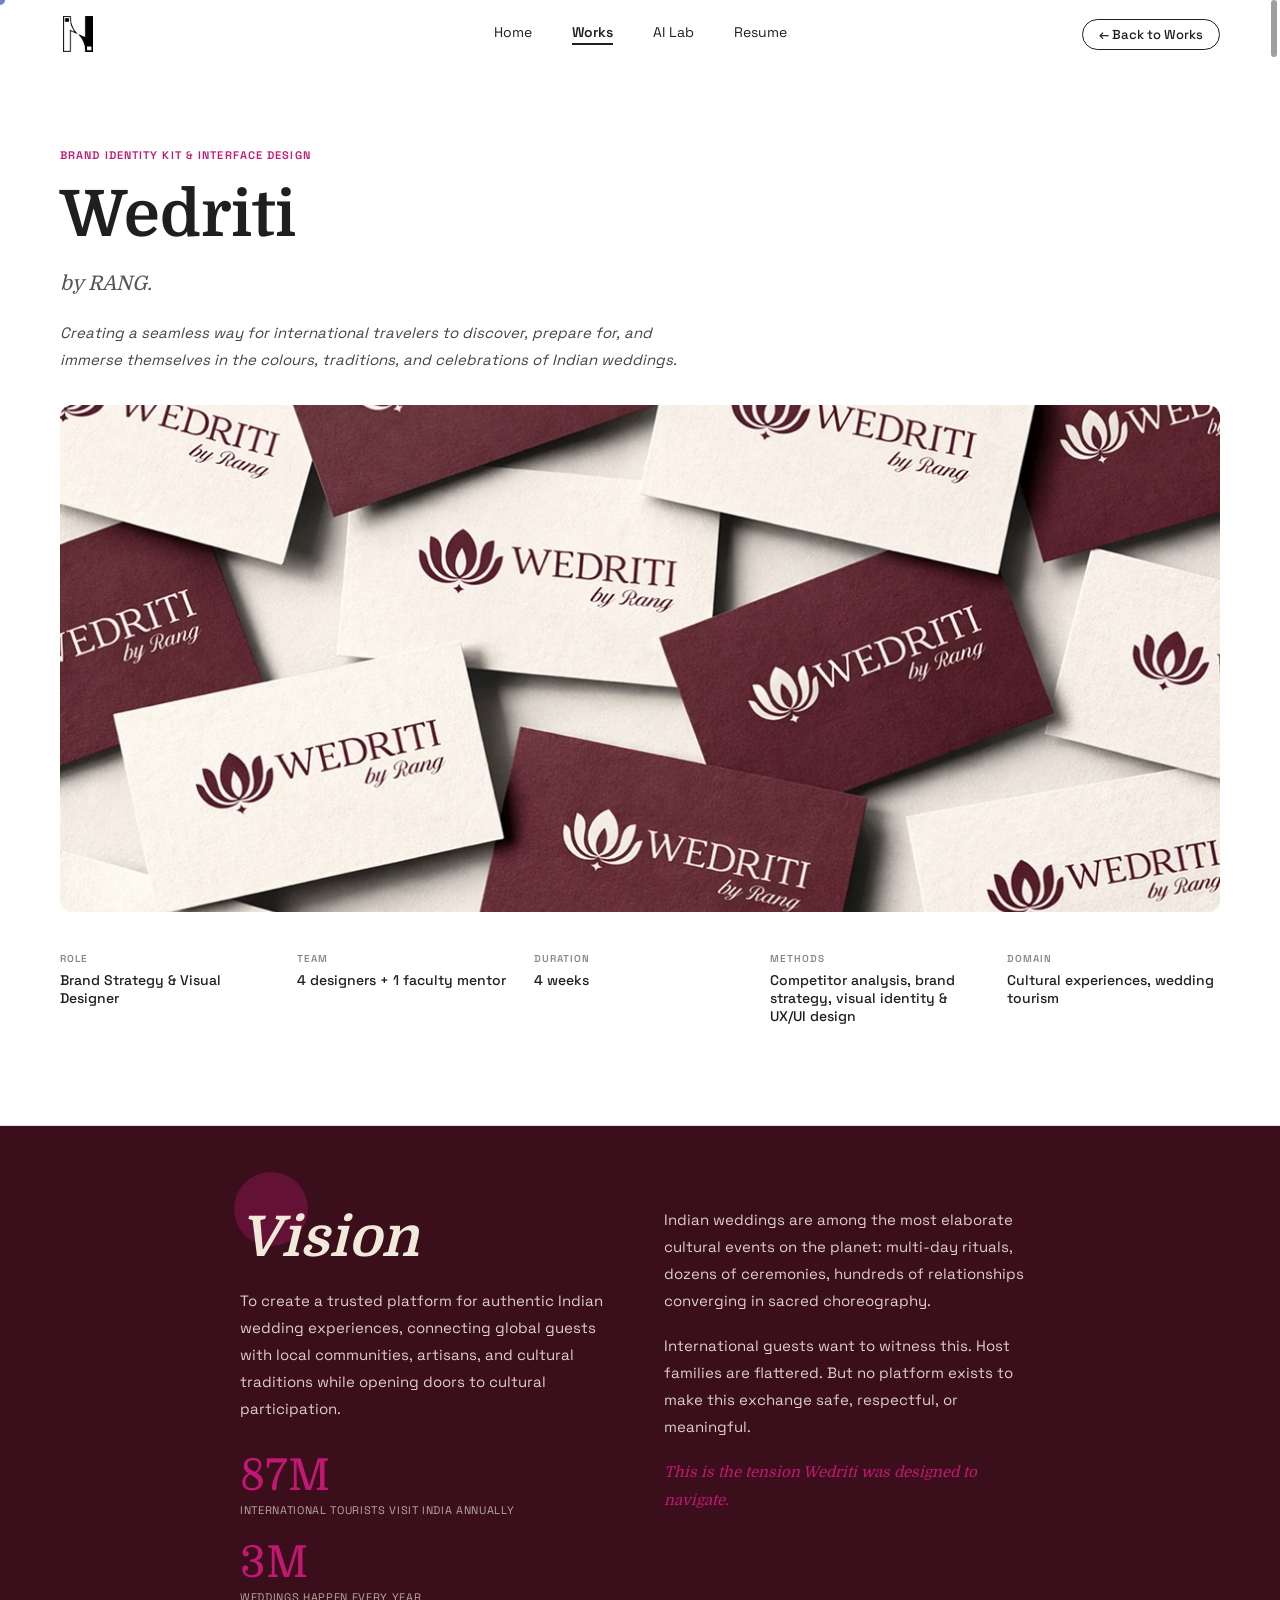
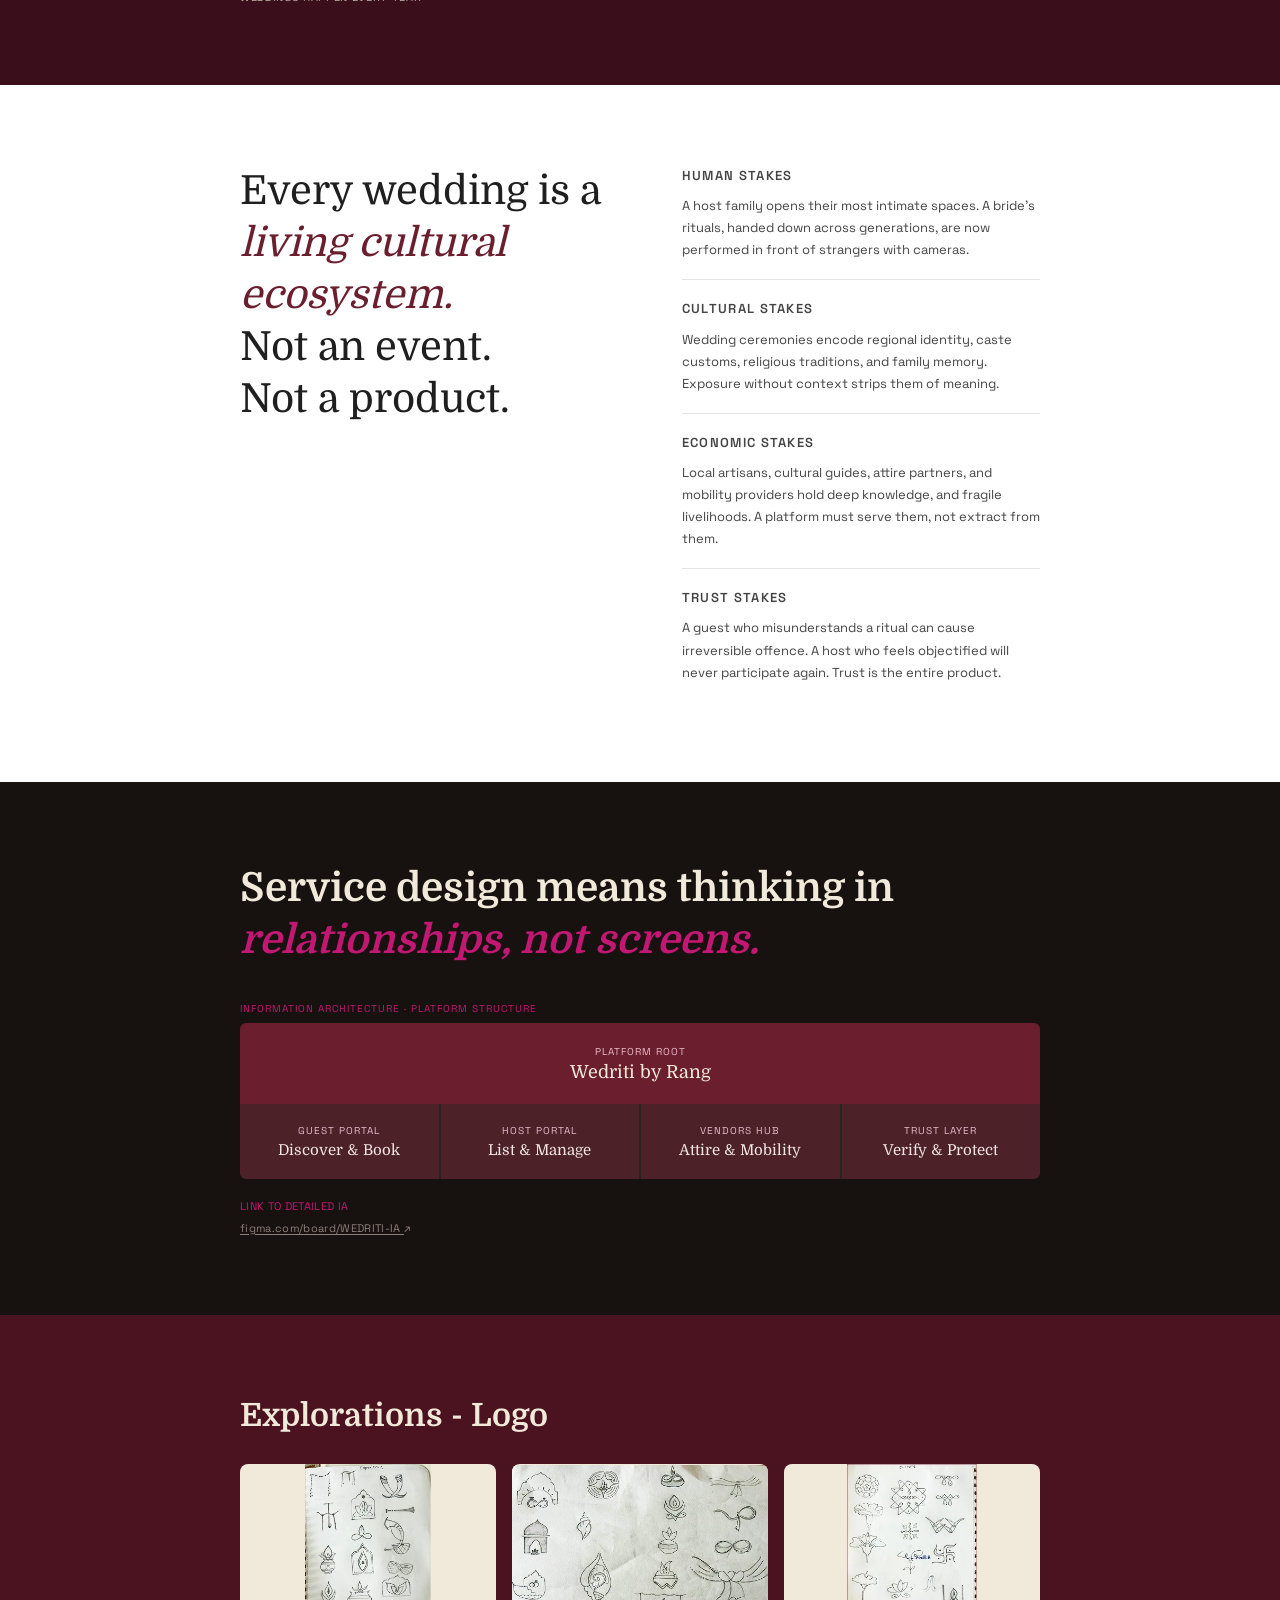
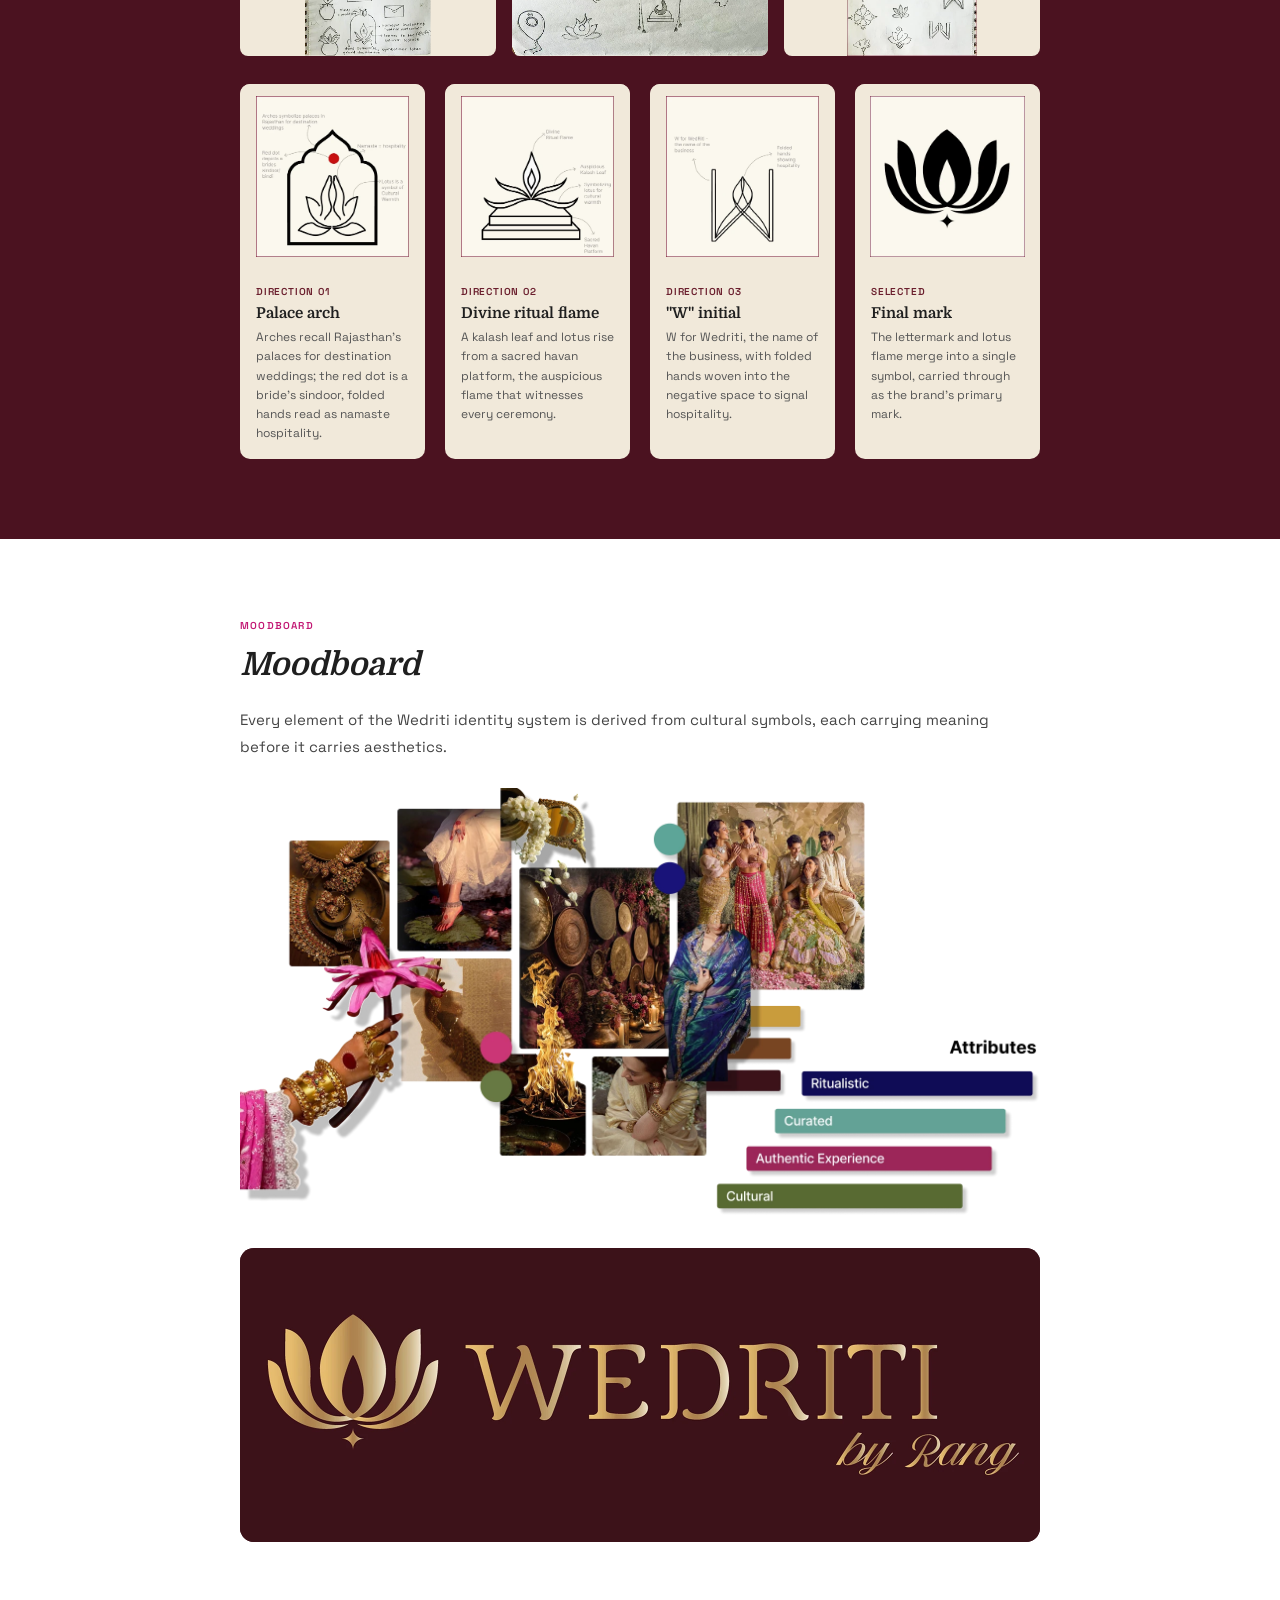
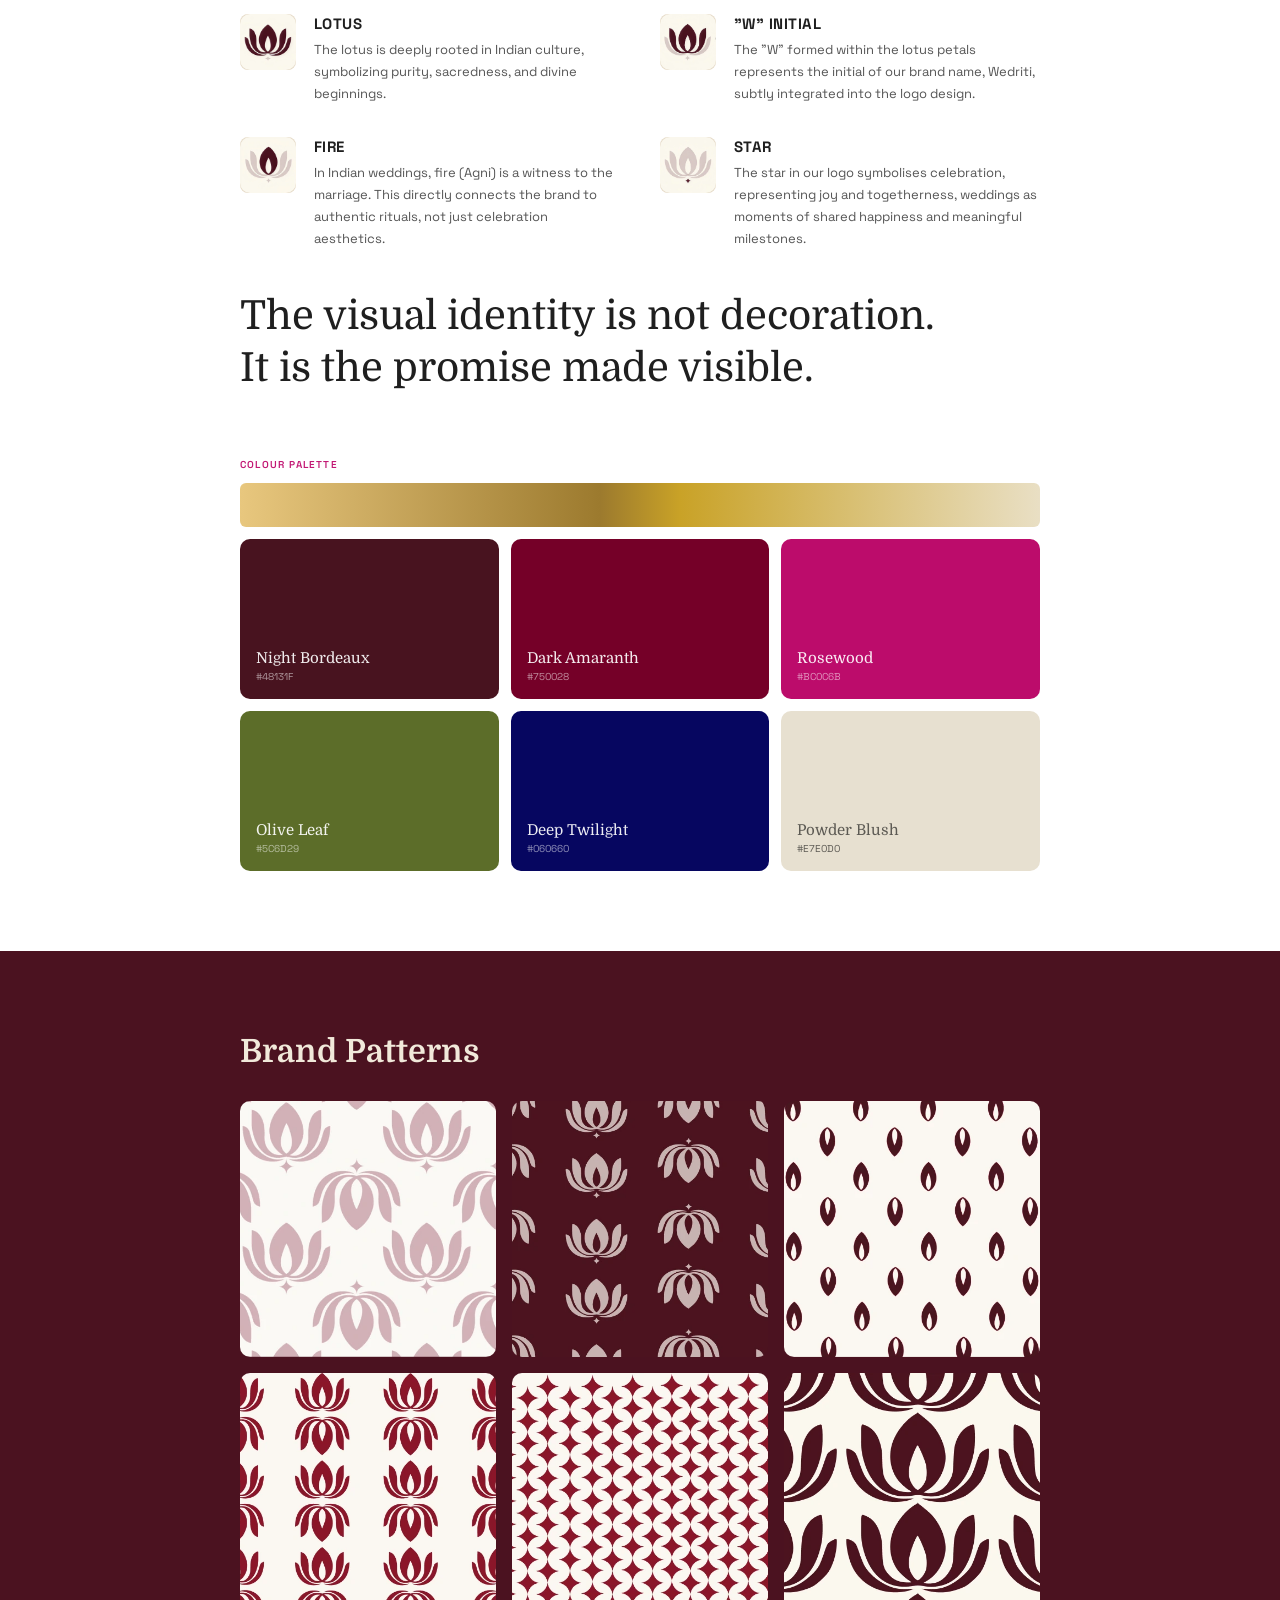
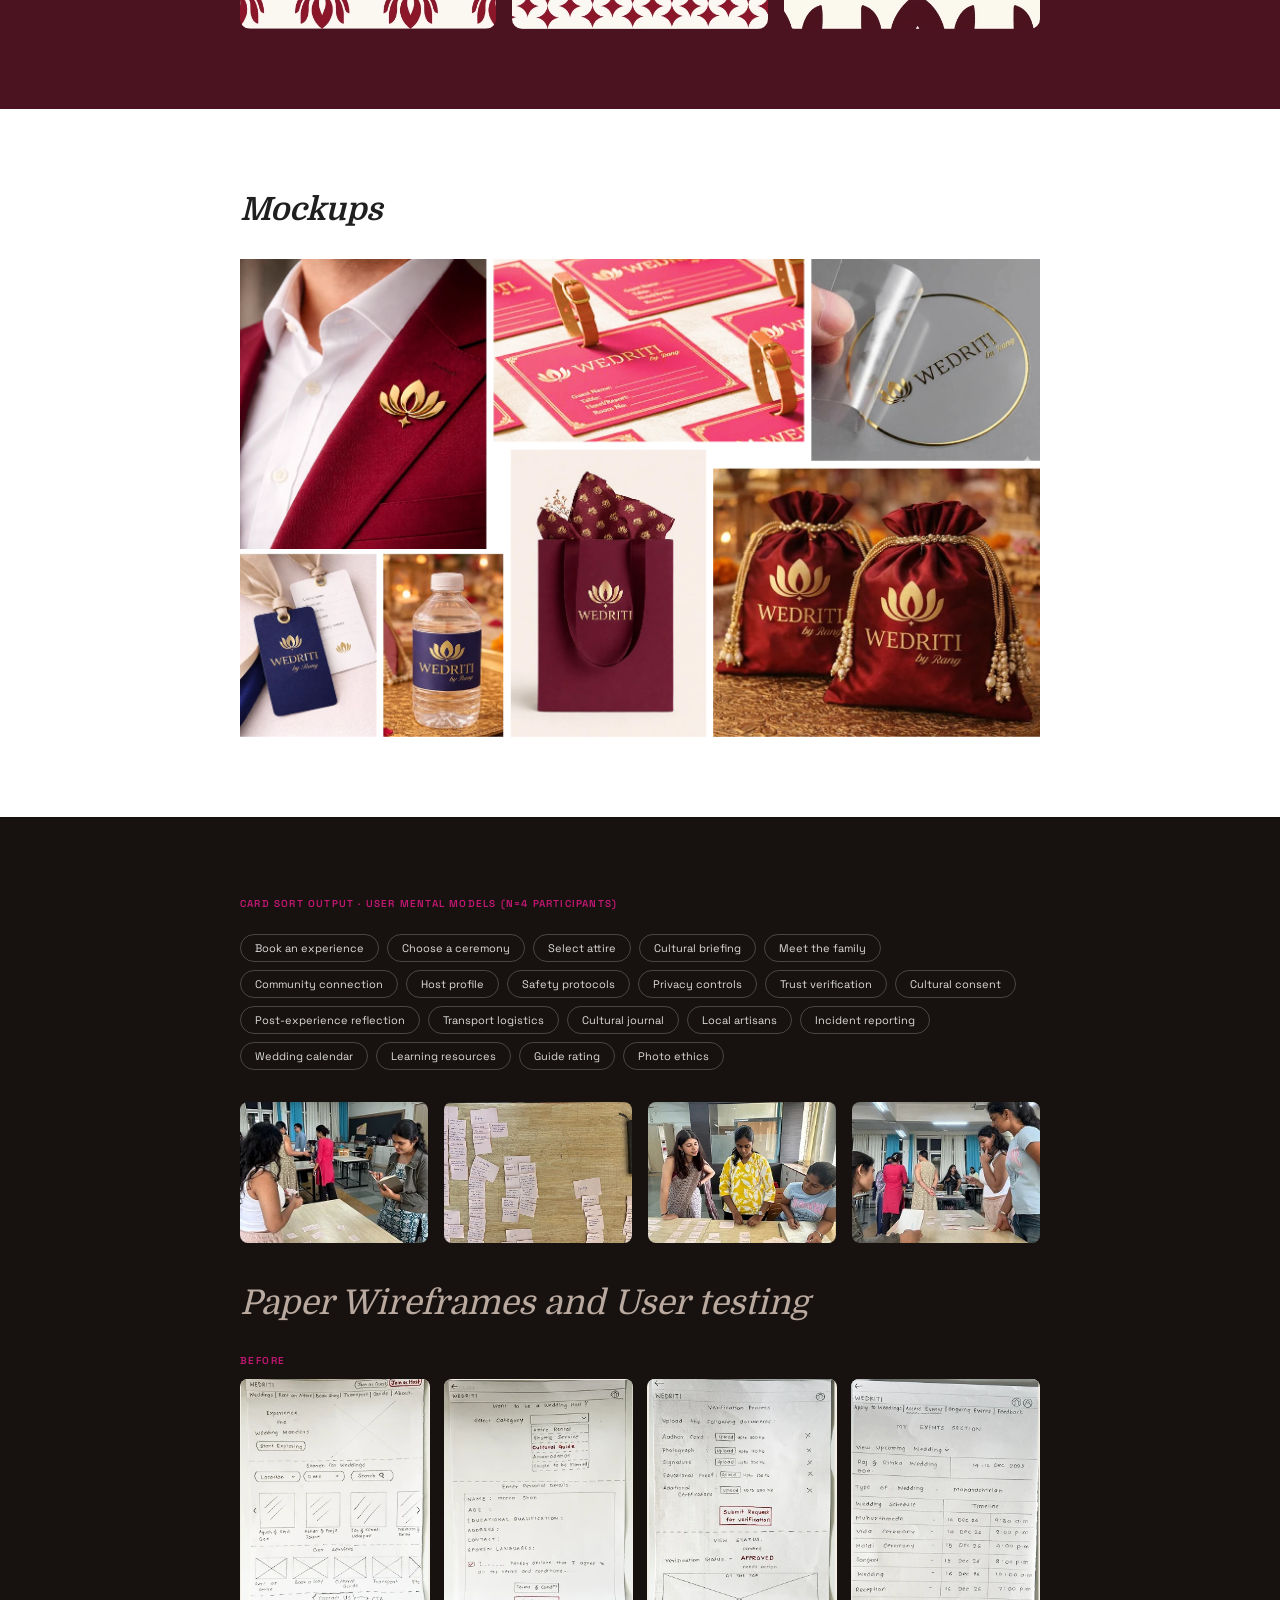
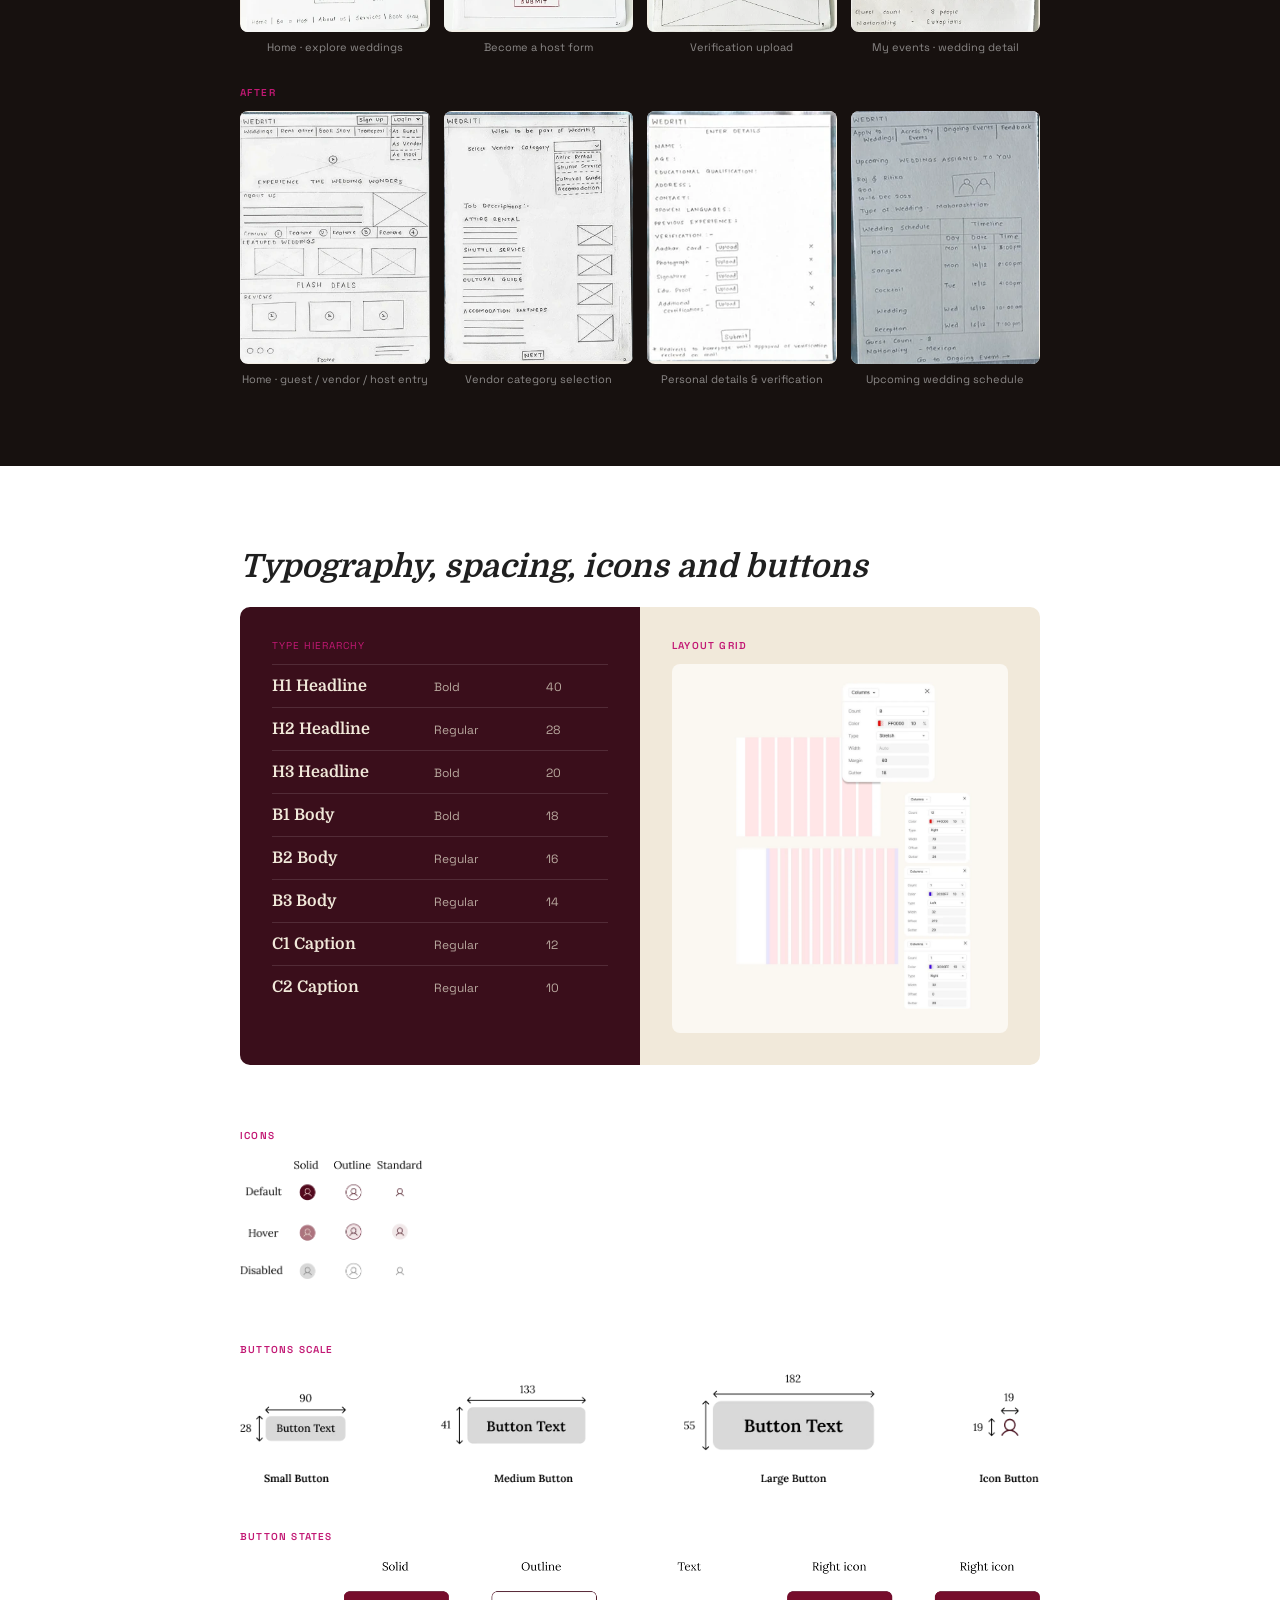
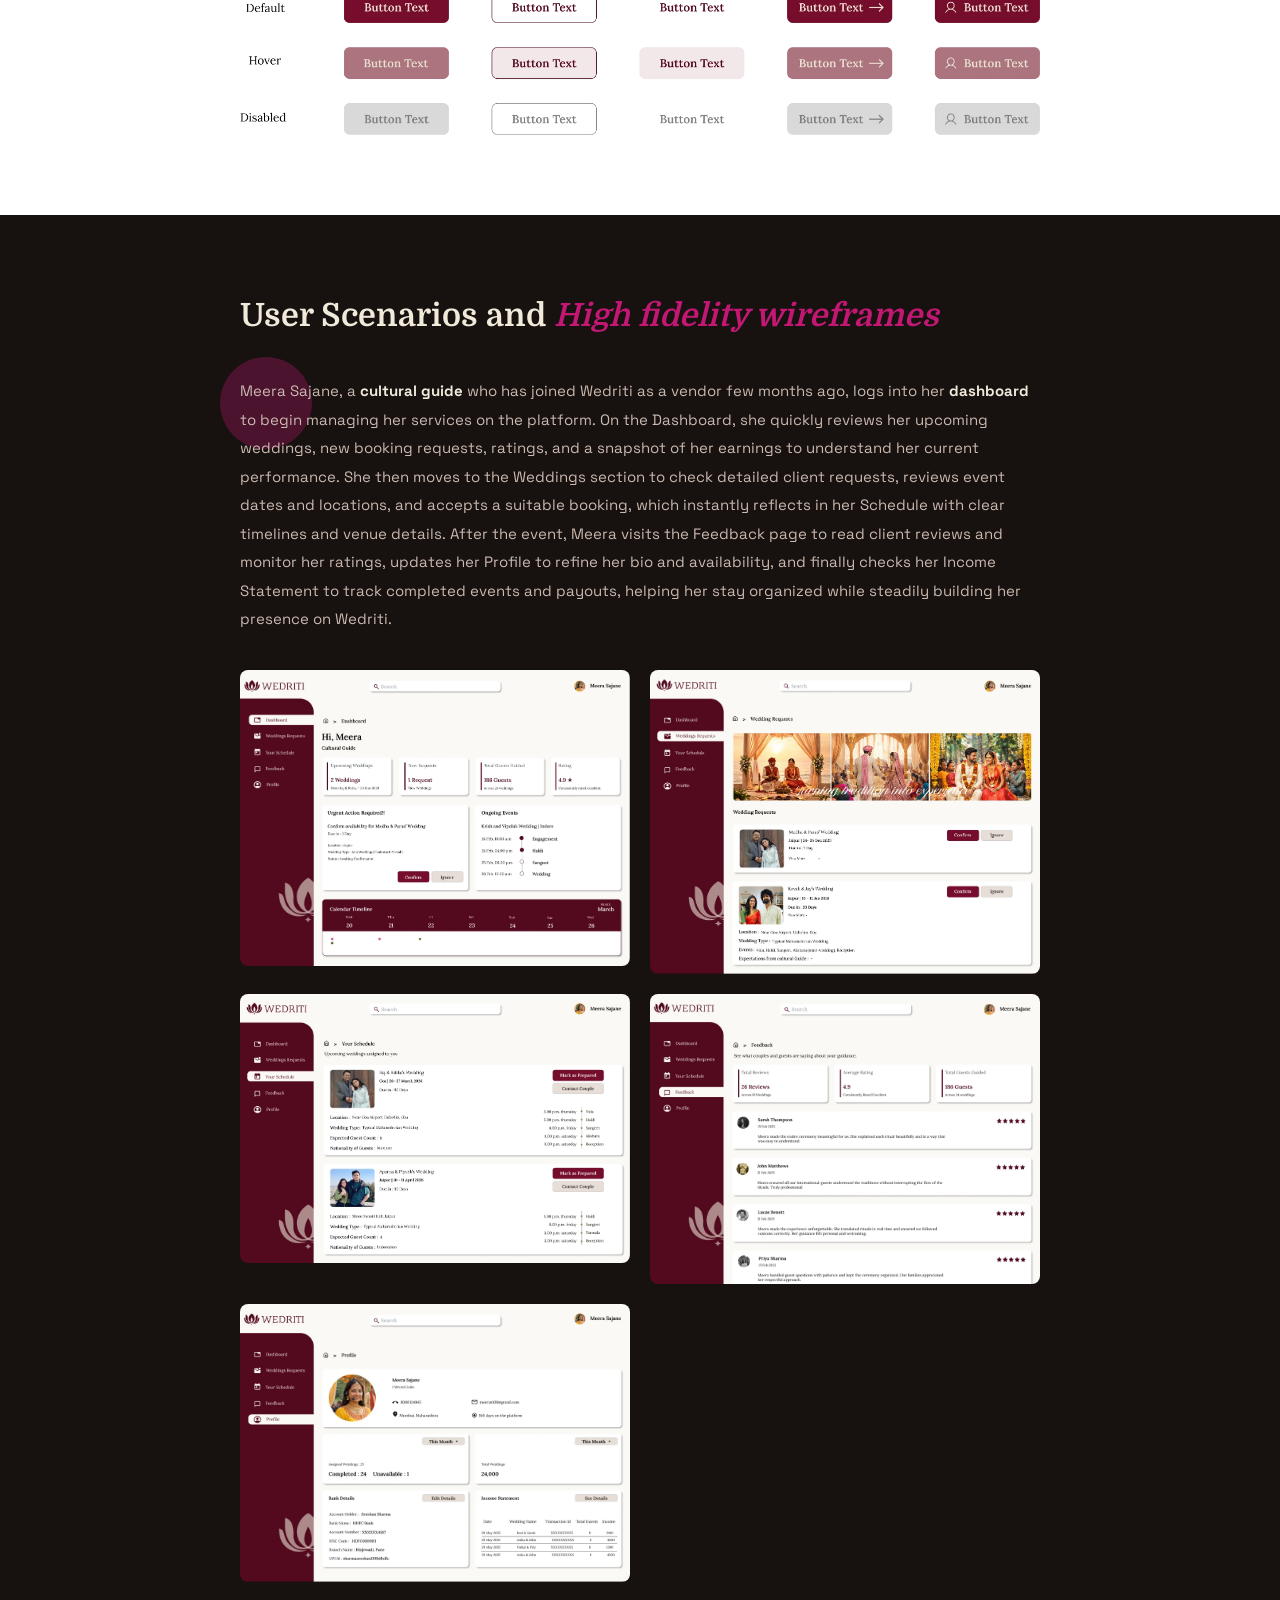
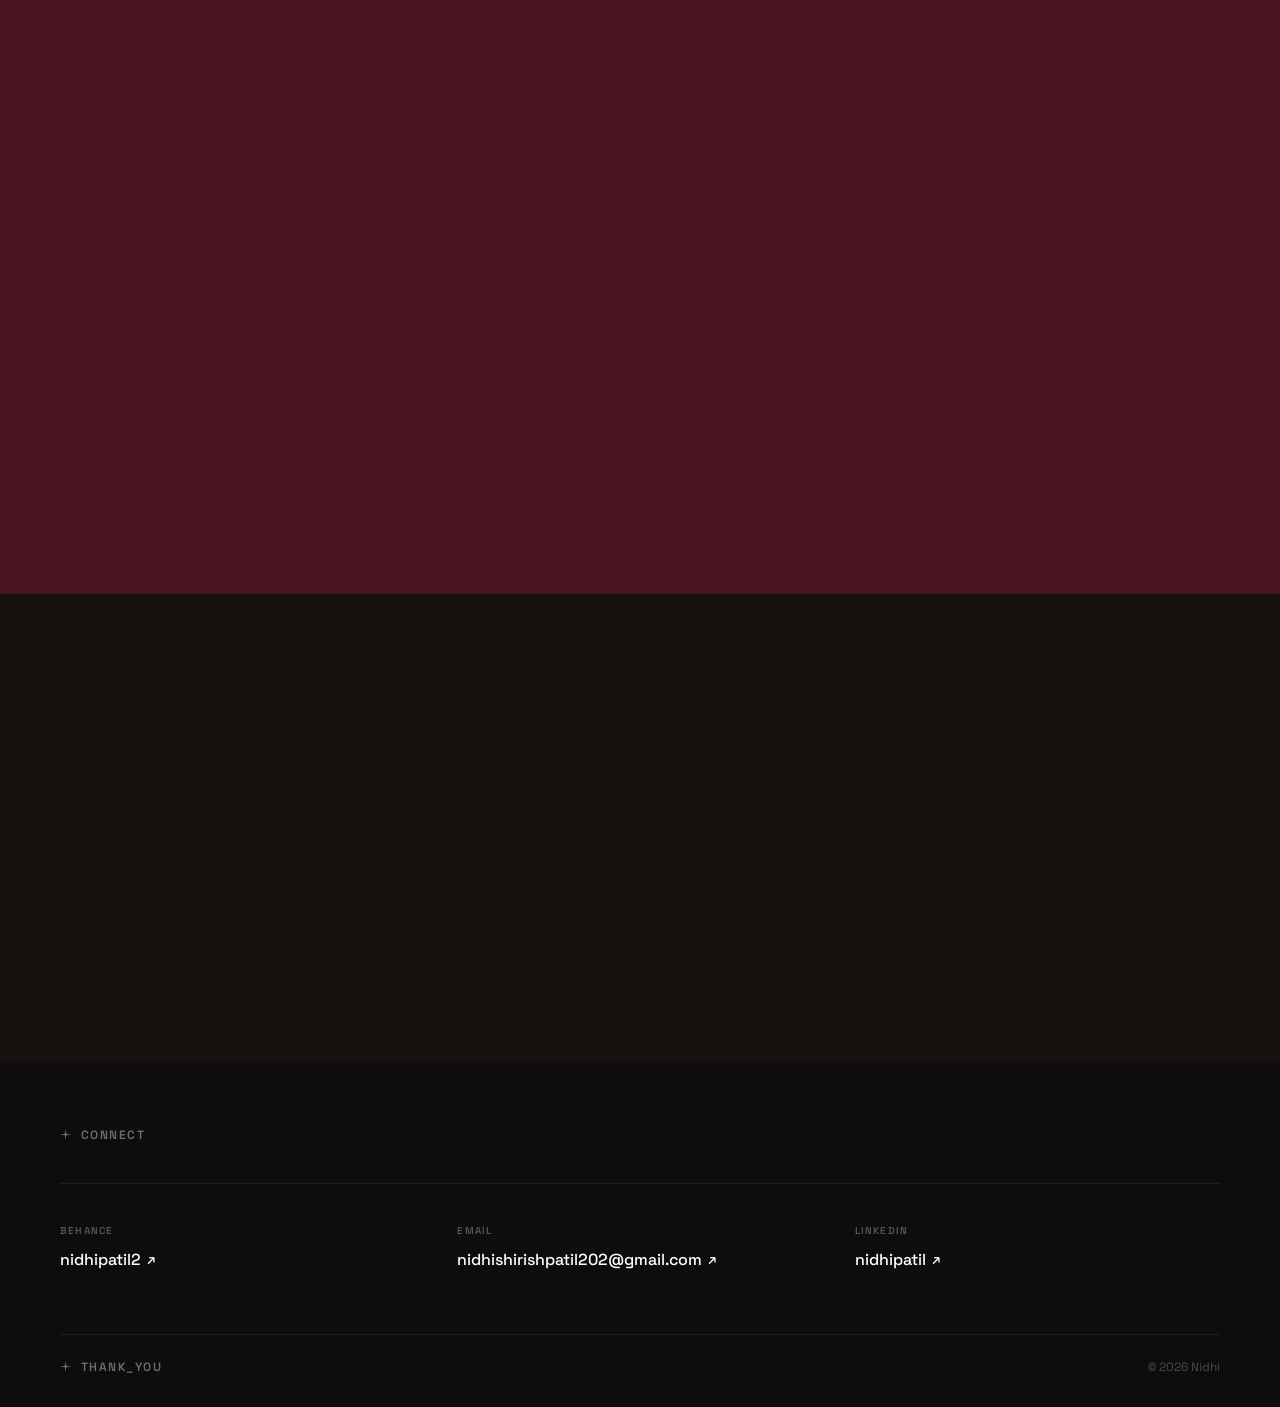
<file: pages/wedriti.html>
<!DOCTYPE html>
<html lang="en">
<head>
  <meta charset="UTF-8" />
  <meta name="viewport" content="width=device-width, initial-scale=1, viewport-fit=cover" />
  <title>Wedriti - Nidhi Patil</title>
  <link rel="stylesheet" href="../css/fonts.css" />
  <link rel="stylesheet" href="../css/style.css" />
  <style>
    /* Wedriti - page-only theme: maroon / rosewood / gold instead of the
       default blue accent, plus a handful of one-off components for the
       vision band, information architecture map, logo symbolism, colour
       palette, patterns, card-sort tags and type/button specimens.
       Scoped to .page-body so the shared site nav/footer keep the default
       palette, same approach as the Reviving Heritage case study. */
    .page-body {
      --wd-maroon-900: #3A0E1B;
      --wd-maroon-800: #4B1220;
      --wd-maroon-700: #6B1F2E;
      --wd-maroon-600: #750028;
      --wd-pink: #C21874;
      --wd-olive: #5C6D29;
      --wd-navy: #0A0A5C;
      --wd-teal: #3F8E86;
      --wd-cream: #F1E9DA;
      --wd-blush: #E7E0D0;
      --wd-black: #17110F;
    }

    .page-body .cs-tag,
    .page-body .cs-section-label,
    .page-body .cs-stat-num,
    .page-body .cs-numbered-item .cs-num,
    .page-body .cs-process-eyebrow,
    .page-body .cs-hmw-num,
    .page-body .cs-layer-eyebrow,
    .page-body .cs-credits-label {
      color: var(--wd-pink);
    }
    .page-body .cs-body-dark { background: var(--wd-black); }
    .page-body .cs-layer { border-color: rgba(255,255,255,0.16); }

    /* ---------- Hero byline ---------- */
    .wd-byline { font-family: var(--font-heading); font-style: italic; font-size: 20px; color: #555; margin: -20px 0 24px; }

    /* ---------- Vision band ---------- */
    .wd-band-maroon { background: var(--wd-maroon-900); }
    .wd-band-maroon-800 { background: var(--wd-maroon-800); }
    .wd-band-cream { background: var(--wd-cream); }
    .wd-band-maroon .cs-body-inner,
    .wd-band-maroon-800 .cs-body-inner { gap: 48px; }

    .wd-vision-mark { position: relative; display: inline-block; margin-bottom: 18px; }
    .wd-vision-dot { position: absolute; top: -34px; left: -6px; width: 74px; height: 74px; border-radius: 50%; background: var(--wd-pink); opacity: 0.3; z-index: 0; }
    .wd-vision-title { position: relative; z-index: 1; font-family: var(--font-heading); font-style: italic; font-size: clamp(38px, 5vw, 56px); color: var(--wd-cream); }
    .wd-vision-row { display: grid; grid-template-columns: 1fr 1fr; gap: 48px; align-items: start; }
    @media (max-width: 768px) { .wd-vision-row { grid-template-columns: 1fr; } }
    .wd-vision-text { font-family: var(--font-body); font-size: 15px; line-height: 1.8; color: #ddd0c8; }
    .wd-vision-stats { display: flex; flex-direction: column; gap: 22px; margin-top: 32px; }
    .wd-vision-stat-num { font-family: var(--font-heading); font-size: 44px; color: var(--wd-pink); line-height: 1; }
    .wd-vision-stat-label { font-family: var(--font-body); font-size: 11px; letter-spacing: 0.06em; text-transform: uppercase; color: #b9a99f; margin-top: 4px; line-height: 1.5; }
    .wd-vision-copy p { font-family: var(--font-body); font-size: 15px; line-height: 1.8; color: #ddd0c8; margin-bottom: 18px; }
    .wd-vision-copy em { font-family: var(--font-heading); font-style: italic; color: var(--wd-pink); }

    /* ---------- Stakes ---------- */
    .wd-ecosystem-row { display: grid; grid-template-columns: 1.1fr 1fr; gap: 48px; align-items: start; }
    @media (max-width: 768px) { .wd-ecosystem-row { grid-template-columns: 1fr; } }
    .wd-statement { font-family: var(--font-heading); font-size: clamp(26px, 3.4vw, 40px); line-height: 1.3; color: var(--black); }
    .wd-statement em { color: var(--wd-maroon-700); font-style: italic; }
    .wd-stake-list { display: flex; flex-direction: column; }
    .wd-stake-item { padding: 18px 0; border-top: 1px solid var(--border); }
    .wd-stake-item:first-child { border-top: none; padding-top: 0; }
    .wd-stake-label { font-family: var(--font-body); font-size: 11px; font-weight: 600; letter-spacing: 0.1em; text-transform: uppercase; color: var(--wd-pink); margin-bottom: 8px; }
    .wd-stake-item p { font-size: 13px; line-height: 1.7; color: #444; }

    /* ---------- IA ---------- */
    .wd-ia { margin-top: 8px; border-radius: 6px; overflow: hidden; }
    .wd-ia-root { background: var(--wd-maroon-700); text-align: center; padding: 22px; }
    .wd-ia-root .wd-ia-eyebrow { color: #e7b8c9; }
    .wd-ia-root p:last-child { font-family: var(--font-heading); font-size: 18px; color: var(--wd-cream); margin-top: 4px; }
    .wd-ia-eyebrow { font-family: var(--font-body); font-size: 10px; letter-spacing: 0.1em; text-transform: uppercase; }
    .wd-ia-children { display: grid; grid-template-columns: repeat(4, 1fr); gap: 2px; background: rgba(255,255,255,0.08); }
    @media (max-width: 640px) { .wd-ia-children { grid-template-columns: 1fr 1fr; } }
    .wd-ia-child { background: rgba(107, 31, 46, 0.55); padding: 20px; text-align: center; }
    .wd-ia-child .wd-ia-eyebrow { color: #e7b8c9; }
    .wd-ia-child p:last-child { font-family: var(--font-heading); font-size: 15px; color: #f2e7e0; margin-top: 4px; }
    .wd-ia-link { margin-top: 20px; }
    .wd-ia-link .wd-ia-eyebrow { display: block; margin-bottom: 8px; }
    .wd-ia-link p { font-family: var(--font-body); font-size: 11px; letter-spacing: 0.03em; color: #8f8079; word-break: break-all; }
    .wd-ia-link a { color: #8f8079; text-decoration: underline; text-underline-offset: 2px; transition: color 0.2s; }
    .wd-ia-link a:hover { color: var(--wd-pink); }
    .wd-ia-link a .arrow { font-size: 11px; display: inline-block; }

    /* ---------- Logo explorations ---------- */
    .wd-sketch-row { display: grid; grid-template-columns: repeat(3, 1fr); gap: 16px; margin-top: 28px; }
    @media (max-width: 640px) { .wd-sketch-row { grid-template-columns: 1fr; } }
    .wd-sketch-row .cs-image-placeholder { aspect-ratio: 4/3; background: rgba(255,255,255,0.08); color: rgba(255,255,255,0.5); }
    .wd-sketch-row img { width: 100%; aspect-ratio: 4/3; object-fit: contain; background: var(--wd-cream); border-radius: 8px; display: block; }
    .wd-concept-grid { display: grid; grid-template-columns: repeat(4, 1fr); gap: 20px; margin-top: 28px; }
    @media (max-width: 768px) { .wd-concept-grid { grid-template-columns: 1fr 1fr; } }
    .wd-concept-card { background: var(--wd-cream); border-radius: 10px; overflow: hidden; }
    .wd-concept-card .cs-image-placeholder { aspect-ratio: 1/1; background: #e6dbc8; color: #9a8b74; border-radius: 0; }
    .wd-concept-card img { width: 100%; aspect-ratio: 1/1; object-fit: contain; background: var(--wd-cream); display: block; padding: 12px; }
    .wd-concept-body { padding: 16px; }
    .wd-concept-body p.wd-concept-label { font-family: var(--font-body); font-size: 10px; font-weight: 600; letter-spacing: 0.08em; text-transform: uppercase; color: var(--wd-maroon-700); margin-bottom: 6px; }
    .wd-concept-body h4 { font-family: var(--font-heading); font-size: 15px; color: var(--black); margin-bottom: 6px; }
    .wd-concept-body p.wd-concept-desc { font-size: 12px; line-height: 1.6; color: #555; }

    /* ---------- Moodboard ---------- */
    .wd-band-cream .cs-section-label { color: var(--wd-maroon-700); }
    .wd-moodboard-row { margin-top: 28px; }
    .wd-moodboard-row img { width: 100%; height: auto; display: block; }
    .wd-attr-list { display: flex; flex-direction: column; gap: 10px; align-items: flex-start; }
    .wd-attr-heading { font-family: var(--font-body); font-weight: 700; font-size: 15px; color: var(--black); margin-bottom: 6px; }
    .wd-attr-pill { font-family: var(--font-body); font-size: 13px; font-weight: 500; color: var(--white); padding: 8px 20px; border-radius: 4px; }
    .wd-attr-pill.wd-attr--navy { background: var(--wd-navy); }
    .wd-attr-pill.wd-attr--teal { background: var(--wd-teal); }
    .wd-attr-pill.wd-attr--pink { background: var(--wd-pink); }
    .wd-attr-pill.wd-attr--olive { background: var(--wd-olive); }
    .wd-logo-card { margin-top: 32px; aspect-ratio: 1600/588; background: var(--wd-maroon-900); border-radius: 14px; display: flex; align-items: center; justify-content: center; font-family: var(--font-body); font-size: 13px; color: #b9a99f; overflow: hidden; }
    .wd-logo-card img { width: 100%; height: 100%; object-fit: contain; display: block; }

    /* ---------- Symbolism grid ---------- */
    .wd-symbol-grid { display: grid; grid-template-columns: 1fr 1fr; gap: 32px 40px; margin-top: 8px; }
    @media (max-width: 640px) { .wd-symbol-grid { grid-template-columns: 1fr; } }
    .wd-symbol-item { display: flex; gap: 18px; align-items: flex-start; }
    .wd-symbol-icon { flex-shrink: 0; width: 56px; height: 56px; border-radius: 8px; background: #e6dbc8; }
    .wd-symbol-icon img { width: 100%; height: 100%; object-fit: contain; display: block; border-radius: 10px; }
    .wd-symbol-item h4 { font-family: var(--font-body); font-weight: 700; font-size: 15px; letter-spacing: 0.03em; text-transform: uppercase; color: var(--black); margin-bottom: 6px; }
    .wd-symbol-item p { font-size: 13px; line-height: 1.7; color: #555; }

    /* ---------- Palette ---------- */
    .wd-gold-bar { height: 44px; border-radius: 6px; margin-top: 8px; background: linear-gradient(90deg, #E8C77E, #9C7A2E 45%, #C9A227 55%, #E9DFC4); }
    .wd-palette-grid { display: grid; grid-template-columns: repeat(3, 1fr); gap: 12px; margin-top: 12px; }
    @media (max-width: 640px) { .wd-palette-grid { grid-template-columns: 1fr 1fr; } }
    .wd-swatch { min-height: 160px; padding: 16px; display: flex; align-items: flex-end; border-radius: 10px; }
    .wd-swatch-name { font-family: var(--font-heading); font-size: 15px; color: rgba(255,255,255,0.92); }
    .wd-swatch-hex { display: block; font-family: var(--font-body); font-size: 10px; color: rgba(255,255,255,0.55); margin-top: 2px; }
    .wd-swatch--blush .wd-swatch-name,
    .wd-swatch--blush .wd-swatch-hex { color: rgba(0,0,0,0.6); }

    /* ---------- Patterns ---------- */
    .wd-pattern-grid { display: grid; grid-template-columns: repeat(3, 1fr); gap: 16px; margin-top: 28px; }
    @media (max-width: 640px) { .wd-pattern-grid { grid-template-columns: 1fr 1fr; } }
    .wd-pattern-grid .cs-image-placeholder { aspect-ratio: 1/1; background: rgba(255,255,255,0.08); color: rgba(255,255,255,0.5); }
    .wd-pattern-grid img { width: 100%; aspect-ratio: 1/1; object-fit: cover; border-radius: 10px; display: block; }

    /* ---------- Mockups gallery ---------- */
    .wd-gallery-grid { margin-top: 28px; }
    .wd-gallery-grid img { width: 100%; height: auto; display: block; }

    /* ---------- Card sort tags ---------- */
    .wd-tag-cloud { display: flex; flex-wrap: wrap; gap: 8px; margin-top: 24px; }
    .wd-tag-cloud .wd-tag { font-family: var(--font-body); font-size: 11px; color: #ddd; padding: 6px 14px; border-radius: 20px; border: 1px solid rgba(255,255,255,0.22); }
    .wd-testing-photos { display: grid; grid-template-columns: repeat(4, 1fr); gap: 16px; margin-top: 32px; }
    @media (max-width: 640px) { .wd-testing-photos { grid-template-columns: 1fr 1fr; } }
    .wd-testing-photos .cs-image-placeholder { aspect-ratio: 4/3; background: rgba(255,255,255,0.08); color: rgba(255,255,255,0.5); }
    .wd-testing-photos img { width: 100%; aspect-ratio: 4/3; object-fit: cover; border-radius: 8px; display: block; }
    .wd-italic-heading { font-family: var(--font-heading); font-style: italic; font-size: clamp(24px, 3vw, 34px); color: #b9a99f; margin-top: 40px; }
    .wd-before-after-label { font-family: var(--font-body); font-size: 10px; font-weight: 600; letter-spacing: 0.14em; text-transform: uppercase; color: var(--wd-pink); margin: 32px 0 12px; }
    .wd-wireframe-row { display: grid; grid-template-columns: repeat(4, 1fr); gap: 14px; }
    @media (max-width: 640px) { .wd-wireframe-row { grid-template-columns: 1fr 1fr; } }
    .wd-wireframe-row .cs-image-placeholder { aspect-ratio: 3/4; background: rgba(255,255,255,0.08); color: rgba(255,255,255,0.5); font-size: 11px; padding: 8px; text-align: center; }
    .wd-wireframe-row figure { margin: 0; }
    .wd-wireframe-row img { width: 100%; aspect-ratio: 3/4; object-fit: contain; background: #f4efe6; border-radius: 8px; display: block; }
    .wd-wireframe-row figcaption { font-family: var(--font-body); font-size: 11px; color: rgba(255,255,255,0.5); text-align: center; margin-top: 8px; }

    /* ---------- Type / spacing split ---------- */
    .wd-split { display: grid; grid-template-columns: 1fr 1fr; margin-top: 8px; border-radius: 10px; overflow: hidden; }
    @media (max-width: 768px) { .wd-split { grid-template-columns: 1fr; } }
    .wd-split-panel { padding: 32px; }
    .wd-split-panel--maroon { background: var(--wd-maroon-900); }
    .wd-split-panel--cream { background: var(--wd-cream); }
    .wd-type-row { display: grid; grid-template-columns: 1.2fr 0.8fr 0.5fr; gap: 12px; align-items: baseline; padding: 12px 0; border-top: 1px solid rgba(255,255,255,0.12); }
    .wd-type-row:first-child { border-top: none; }
    .wd-type-row span { font-family: var(--font-body); font-size: 12px; color: #b9a99f; }
    .wd-type-row strong { font-family: var(--font-heading); color: var(--wd-cream); font-weight: 700; }
    .wd-split-panel--cream .cs-image-placeholder { background: #e6dbc8; color: #9a8b74; aspect-ratio: 4/3; }
    .wd-split-panel--cream img { width: 100%; height: auto; border-radius: 8px; display: block; }

    /* ---------- Icons ---------- */
    .wd-icon-grid { display: grid; grid-template-columns: repeat(3, 1fr); gap: 32px; margin-top: 28px; }
    @media (max-width: 768px) { .wd-icon-grid { grid-template-columns: 1fr; } }
    .wd-icon-spec h4 { font-family: var(--font-body); font-weight: 700; font-size: 13px; text-transform: uppercase; letter-spacing: 0.05em; margin-bottom: 14px; }
    .wd-spec-image { max-width: 100%; height: auto; margin-top: 16px; display: block; }
    /* 23% is not arbitrary: wedriti-icon-states.png's "Default" label renders
       at 17px tall in the 379px-wide source, wedriti-button-states.png's at
       16px in its 1534px-wide source. Since the button images scale fluidly
       at 100% of this same container, sizing the icon image to
       (16/1534)/(17/379) ≈ 23% of the container makes the two "Default"
       labels the same rendered height at any viewport width. */
    .wd-spec-image--sm { max-width: 23%; }
    .wd-icon-spec-row { display: grid; grid-template-columns: 60px 1fr 1fr; gap: 10px; align-items: center; margin-bottom: 8px; }
    .wd-icon-spec-row span.wd-icon-spec-state { font-size: 11px; color: var(--grey); }
    .wd-icon-box { width: 30px; height: 30px; border-radius: 6px; display: flex; align-items: center; justify-content: center; }
    .wd-icon-box svg { width: 16px; height: 16px; }
    .wd-icon-box--filled { background: var(--wd-maroon-700); color: var(--white); }
    .wd-icon-box--outline { border: 1.5px solid var(--wd-maroon-700); color: var(--wd-maroon-700); }
    .wd-icon-box--hover.wd-icon-box--filled { background: #c98ba0; }
    .wd-icon-box--hover.wd-icon-box--outline { border-color: #c98ba0; color: #c98ba0; }
    .wd-icon-box--disabled.wd-icon-box--filled { background: #d8d8d8; }
    .wd-icon-box--disabled.wd-icon-box--outline { border-color: #d8d8d8; color: #ccc; }
    .wd-other-icons { display: flex; flex-wrap: wrap; gap: 18px; margin-top: 28px; }
    .wd-other-icons svg { width: 20px; height: 20px; color: var(--wd-maroon-700); }

    /* ---------- Buttons ---------- */
    .wd-btn { font-family: var(--font-body); font-weight: 600; border-radius: 6px; cursor: none; border: 1.5px solid transparent; display: inline-flex; align-items: center; gap: 8px; }
    .wd-btn--solid { background: var(--wd-maroon-700); color: var(--white); }
    .wd-btn--solid:hover { background: #8a3a4c; }
    .wd-btn--outline { background: transparent; border-color: var(--wd-maroon-700); color: var(--wd-maroon-700); }
    .wd-btn--outline:hover { background: #f6e9ec; }
    .wd-btn--text { background: transparent; color: var(--wd-maroon-700); padding: 0 !important; }
    .wd-btn--text:hover { color: #8a3a4c; }
    .wd-btn:disabled { background: #e5e5e5; border-color: #e5e5e5; color: #aaa; cursor: not-allowed; }
    .wd-btn--sm { padding: 8px 18px; font-size: 12px; }
    .wd-btn--md { padding: 12px 26px; font-size: 14px; }
    .wd-btn--lg { padding: 16px 36px; font-size: 16px; }
    .wd-scale-row { display: flex; flex-wrap: wrap; align-items: center; gap: 24px; margin-top: 28px; }
    .wd-scale-item { display: flex; flex-direction: column; align-items: center; gap: 10px; }
    .wd-scale-item span { font-family: var(--font-body); font-size: 11px; color: var(--grey); }
    .wd-states-table { margin-top: 28px; overflow-x: auto; }
    .wd-states-row { display: grid; grid-template-columns: 90px repeat(4, 1fr); gap: 16px; align-items: center; padding: 16px 0; border-top: 1px solid var(--border); }
    .wd-states-row:first-child { border-top: none; padding-top: 0; }
    .wd-states-row span.wd-states-label { font-family: var(--font-body); font-size: 12px; color: var(--grey); }

    /* ---------- Scenarios ---------- */
    .wd-scenario-block { position: relative; margin-top: 40px; }
    .wd-scenario-dot { position: absolute; top: -20px; left: -20px; width: 92px; height: 92px; border-radius: 50%; background: var(--wd-pink); opacity: 0.3; z-index: 0; }
    .wd-scenario-text { position: relative; z-index: 1; font-family: var(--font-body); font-size: 15px; line-height: 1.9; color: #cbb9b0; }
    .wd-scenario-text strong { color: var(--wd-cream); font-weight: 700; }
    .wd-scenario-grid { display: grid; grid-template-columns: repeat(2, 1fr); gap: 20px; margin-top: 36px; }
    @media (max-width: 480px) { .wd-scenario-grid { grid-template-columns: 1fr; } }
    .wd-scenario-grid .cs-image-placeholder,
    .wd-wireframe-showcase .cs-image-placeholder { background: rgba(255,255,255,0.06); color: rgba(255,255,255,0.45); }
    .wd-scenario-grid .cs-image-placeholder { aspect-ratio: 16/10; }
    .wd-scenario-grid img { width: 100%; height: auto; min-width: 0; border-radius: 8px; display: block; }

    /* ---------- Other wireframes ---------- */
    .wd-wireframe-showcase { display: grid; grid-template-columns: 1fr 1fr; gap: 20px; margin-top: 32px; }
    @media (max-width: 640px) { .wd-wireframe-showcase { grid-template-columns: 1fr; } }
    .wd-wf-col { display: flex; flex-direction: column; gap: 20px; min-width: 0; }
    .wd-wf-label { font-family: var(--font-body); font-size: 10px; font-weight: 600; letter-spacing: 0.12em; text-transform: uppercase; color: #8f8079; margin-bottom: 8px; text-align: right; }
    .wd-wireframe-showcase .cs-image-placeholder--tall { aspect-ratio: 3/4; }
    .wd-wireframe-showcase .cs-image-placeholder--wide { aspect-ratio: 16/10; }
    .wd-wireframe-showcase img { width: 100%; height: auto; border-radius: 8px; display: block; }

    /* ---------- What this process taught ---------- */
    .wd-taught-row { display: grid; grid-template-columns: 1.1fr 1fr; gap: 48px; margin-top: 8px; }
    @media (max-width: 768px) { .wd-taught-row { grid-template-columns: 1fr; } }
    .wd-taught-item { padding: 18px 0; border-top: 1px solid rgba(255,255,255,0.15); }
    .wd-taught-item:first-child { border-top: none; padding-top: 0; }
    .wd-taught-label { font-family: var(--font-body); font-size: 11px; font-weight: 600; letter-spacing: 0.1em; text-transform: uppercase; color: var(--wd-pink); margin-bottom: 8px; }
    .wd-taught-item p { font-size: 14px; line-height: 1.7; color: #ddd0c8; }
    .wd-skills-label { font-family: var(--font-body); font-size: 11px; font-weight: 600; letter-spacing: 0.12em; text-transform: uppercase; color: #b9a99f; margin-bottom: 24px; }
    .wd-skill-row { margin-bottom: 18px; }
    .wd-skill-row span { display: block; font-family: var(--font-body); font-size: 11px; letter-spacing: 0.06em; text-transform: uppercase; color: #cbb9b0; margin-bottom: 8px; }
    .wd-skill-track { height: 2px; background: rgba(255,255,255,0.15); }
    .wd-skill-fill { height: 100%; background: var(--wd-pink); }
  </style>
</head>
<body>

<div id="cursor-dot"></div>

<nav class="nav">
  <a href="../index.html" class="nav-logo" aria-label="Home">
    <img class="logo-svg" src="../assets/images/logo.webp" alt="Nidhi Patil logo" />
  </a>
  <div class="nav-links">
    <a href="../index.html">Home</a>
    <a href="../index.html#works" class="active">Works</a>
    <a href="ai-lab.html">AI Lab</a>
    <a href="resume.html">Resume</a>
  </div>
  <a href="../index.html#works" class="nav-back">← Back to Works</a>
  <button class="nav-burger" aria-label="Toggle menu">
    <span></span><span></span><span></span>
  </button>
</nav>

<div class="mobile-menu" role="dialog">
  <a href="../index.html">Home</a>
  <a href="../index.html#works">Works</a>
  <a href="ai-lab.html">AI Lab</a>
  <a href="resume.html">Resume</a>
  <a href="../index.html#works">← Back to Works</a>
</div>

<main class="page-body">

  <!-- HERO -->
  <div class="cs-hero">
    <div class="cs-hero-inner">
      <p class="cs-tag">Brand Identity Kit &amp; Interface Design</p>
      <h1 class="cs-title">Wedriti</h1>
      <p class="wd-byline">by RANG.</p>
      <p class="cs-section-text" style="margin-bottom:32px;font-style:italic;max-width:640px;">Creating a seamless way for international travelers to discover, prepare for, and immerse themselves in the colours, traditions, and celebrations of Indian weddings.</p>

      <img class="cs-cover" src="../assets/images/wedriti-heroimg.webp" alt="Scattered Wedriti by Rang business cards" loading="lazy" decoding="async" />

      <div class="cs-meta cs-meta--5">
        <div class="cs-meta-item">
          <p class="cs-meta-label">Role</p>
          <p class="cs-meta-val">Brand Strategy &amp; Visual Designer</p>
        </div>
        <div class="cs-meta-item">
          <p class="cs-meta-label">Team</p>
          <p class="cs-meta-val">4 designers + 1 faculty mentor</p>
        </div>
        <div class="cs-meta-item">
          <p class="cs-meta-label">Duration</p>
          <p class="cs-meta-val">4 weeks</p>
        </div>
        <div class="cs-meta-item">
          <p class="cs-meta-label">Methods</p>
          <p class="cs-meta-val">Competitor analysis, brand strategy, visual identity &amp; UX/UI design</p>
        </div>
        <div class="cs-meta-item">
          <p class="cs-meta-label">Domain</p>
          <p class="cs-meta-val">Cultural experiences, wedding tourism</p>
        </div>
      </div>
    </div>
  </div>

  <!-- VISION -->
  <div class="cs-body wd-band-maroon">
    <div class="cs-body-inner">
      <div class="reveal wd-vision-row">
        <div>
          <div class="wd-vision-mark">
            <span class="wd-vision-dot" aria-hidden="true"></span>
            <h2 class="wd-vision-title">Vision</h2>
          </div>
          <p class="wd-vision-text">To create a trusted platform for authentic Indian wedding experiences, connecting global guests with local communities, artisans, and cultural traditions while opening doors to cultural participation.</p>
          <div class="wd-vision-stats">
            <div>
              <div class="wd-vision-stat-num">87M</div>
              <p class="wd-vision-stat-label">International tourists visit India annually</p>
            </div>
            <div>
              <div class="wd-vision-stat-num">3M</div>
              <p class="wd-vision-stat-label">Weddings happen every year</p>
            </div>
          </div>
        </div>
        <div class="wd-vision-copy">
          <p>Indian weddings are among the most elaborate cultural events on the planet: multi-day rituals, dozens of ceremonies, hundreds of relationships converging in sacred choreography.</p>
          <p>International guests want to witness this. Host families are flattered. But no platform exists to make this exchange safe, respectful, or meaningful.</p>
          <p><em>This is the tension Wedriti was designed to navigate.</em></p>
        </div>
      </div>
    </div>
  </div>

  <!-- EVERY WEDDING IS A LIVING ECOSYSTEM -->
  <div class="cs-body">
    <div class="cs-body-inner">
      <div class="reveal wd-ecosystem-row">
        <p class="wd-statement">Every wedding is a <em>living cultural ecosystem.</em><br>Not an event.<br>Not a product.</p>
        <div class="wd-stake-list">
          <div class="wd-stake-item">
            <p class="wd-stake-label">Human stakes</p>
            <p>A host family opens their most intimate spaces. A bride's rituals, handed down across generations, are now performed in front of strangers with cameras.</p>
          </div>
          <div class="wd-stake-item">
            <p class="wd-stake-label">Cultural stakes</p>
            <p>Wedding ceremonies encode regional identity, caste customs, religious traditions, and family memory. Exposure without context strips them of meaning.</p>
          </div>
          <div class="wd-stake-item">
            <p class="wd-stake-label">Economic stakes</p>
            <p>Local artisans, cultural guides, attire partners, and mobility providers hold deep knowledge, and fragile livelihoods. A platform must serve them, not extract from them.</p>
          </div>
          <div class="wd-stake-item">
            <p class="wd-stake-label">Trust stakes</p>
            <p>A guest who misunderstands a ritual can cause irreversible offence. A host who feels objectified will never participate again. Trust is the entire product.</p>
          </div>
        </div>
      </div>
    </div>
  </div>

  <!-- SERVICE DESIGN / IA -->
  <div class="cs-body cs-body-dark">
    <div class="cs-body-inner">
      <div class="reveal">
        <h2 class="cs-section-heading" style="color:var(--wd-cream);font-size:clamp(26px,3.4vw,40px);">Service design means thinking in <em style="font-style:italic;color:var(--wd-pink);">relationships, not screens.</em></h2>

        <p class="wd-ia-eyebrow" style="color:var(--wd-pink);margin-top:36px;">Information architecture &middot; Platform structure</p>
        <div class="wd-ia">
          <div class="wd-ia-root">
            <p class="wd-ia-eyebrow">Platform root</p>
            <p>Wedriti by Rang</p>
          </div>
          <div class="wd-ia-children">
            <div class="wd-ia-child">
              <p class="wd-ia-eyebrow">Guest portal</p>
              <p>Discover &amp; Book</p>
            </div>
            <div class="wd-ia-child">
              <p class="wd-ia-eyebrow">Host portal</p>
              <p>List &amp; Manage</p>
            </div>
            <div class="wd-ia-child">
              <p class="wd-ia-eyebrow">Vendors hub</p>
              <p>Attire &amp; Mobility</p>
            </div>
            <div class="wd-ia-child">
              <p class="wd-ia-eyebrow">Trust layer</p>
              <p>Verify &amp; Protect</p>
            </div>
          </div>
        </div>

        <div class="wd-ia-link">
          <p class="wd-ia-eyebrow" style="color:var(--wd-pink);">Link to detailed IA</p>
          <p><a href="https://www.figma.com/board/5N2tceINJ98G8VxyK9Cpeg/WEDRITI-IA?node-id=163-2254&t=VcbRBkbp2HlWlEam-0" target="_blank" rel="noopener">figma.com/board/WEDRITI-IA <span class="arrow">↗</span></a></p>
        </div>
      </div>
    </div>
  </div>

  <!-- EXPLORATIONS - LOGO -->
  <div class="cs-body wd-band-maroon-800">
    <div class="cs-body-inner">
      <div class="reveal">
        <h2 class="cs-section-heading" style="color:var(--wd-cream);">Explorations - Logo</h2>

        <div class="wd-sketch-row">
          <!-- Replace each div below with an <img> of a sketchbook exploration page -->
          <img src="../assets/images/wedriti-sketchbook%20page%201.webp" alt="Sketchbook page: palace arch and kalash motifs" loading="lazy" decoding="async" />
          <img src="../assets/images/wedriti-sketchbook%20page%202.webp" alt="Sketchbook page: lotus, flame and havan motifs" loading="lazy" decoding="async" />
          <img src="../assets/images/wedriti-sketchbook%20page%203.webp" alt="Sketchbook page: W lettermark and refinements" loading="lazy" decoding="async" />
        </div>

        <div class="wd-concept-grid">
          <div class="wd-concept-card">
            <img src="../assets/images/wedriti-palace%20arch.webp" alt="Palace arch concept mark" loading="lazy" decoding="async" />
            <div class="wd-concept-body">
              <p class="wd-concept-label">Direction 01</p>
              <h4>Palace arch</h4>
              <p class="wd-concept-desc">Arches recall Rajasthan's palaces for destination weddings; the red dot is a bride's sindoor, folded hands read as namaste hospitality.</p>
            </div>
          </div>
          <div class="wd-concept-card">
            <img src="../assets/images/wedriti-flame%20mark.webp" alt="Divine ritual flame concept mark" loading="lazy" decoding="async" />
            <div class="wd-concept-body">
              <p class="wd-concept-label">Direction 02</p>
              <h4>Divine ritual flame</h4>
              <p class="wd-concept-desc">A kalash leaf and lotus rise from a sacred havan platform, the auspicious flame that witnesses every ceremony.</p>
            </div>
          </div>
          <div class="wd-concept-card">
            <img src="../assets/images/wedriti-w%20mark.webp" alt="W lettermark concept mark" loading="lazy" decoding="async" />
            <div class="wd-concept-body">
              <p class="wd-concept-label">Direction 03</p>
              <h4>"W" initial</h4>
              <p class="wd-concept-desc">W for Wedriti, the name of the business, with folded hands woven into the negative space to signal hospitality.</p>
            </div>
          </div>
          <div class="wd-concept-card">
            <img src="../assets/images/wedriti-final%20mark.webp" alt="Final Wedriti logo mark" loading="lazy" decoding="async" />
            <div class="wd-concept-body">
              <p class="wd-concept-label">Selected</p>
              <h4>Final mark</h4>
              <p class="wd-concept-desc">The lettermark and lotus flame merge into a single symbol, carried through as the brand's primary mark.</p>
            </div>
          </div>
        </div>
      </div>
    </div>
  </div>

  <!-- MOODBOARD -->
  <div class="cs-body">
    <div class="cs-body-inner">
      <div class="reveal">
        <p class="cs-section-label">Moodboard</p>
        <h2 class="cs-section-heading" style="font-style:italic;">Moodboard</h2>
        <p class="cs-section-text">Every element of the Wedriti identity system is derived from cultural symbols, each carrying meaning before it carries aesthetics.</p>

        <div class="wd-moodboard-row">
          <img src="../assets/images/wedriti-moodboard.webp" alt="Moodboard collage of jewellery, mehendi, brass, fire and textiles, with brand attribute tags: Ritualistic, Curated, Authentic Experience, Cultural" loading="lazy" decoding="async" />
        </div>

        <div class="wd-logo-card">
          <img src="../assets/images/wedriti-logo.webp" alt="Wedriti by Rang gold wordmark" loading="lazy" decoding="async" />
        </div>
      </div>

      <!-- LOGO SYMBOLISM -->
      <div class="reveal">
        <div class="wd-symbol-grid">
          <div class="wd-symbol-item">
            <div class="wd-symbol-icon"><img src="../assets/images/wedriti-lotus.webp" alt="Lotus icon" loading="lazy" decoding="async" /></div>
            <div>
              <h4>Lotus</h4>
              <p>The lotus is deeply rooted in Indian culture, symbolizing purity, sacredness, and divine beginnings.</p>
            </div>
          </div>
          <div class="wd-symbol-item">
            <div class="wd-symbol-icon"><img src="../assets/images/wedriti-w.webp" alt="W initial icon" loading="lazy" decoding="async" /></div>
            <div>
              <h4>"W" initial</h4>
              <p>The "W" formed within the lotus petals represents the initial of our brand name, Wedriti, subtly integrated into the logo design.</p>
            </div>
          </div>
          <div class="wd-symbol-item">
            <div class="wd-symbol-icon"><img src="../assets/images/wedriti-fire.webp" alt="Fire icon" loading="lazy" decoding="async" /></div>
            <div>
              <h4>Fire</h4>
              <p>In Indian weddings, fire (Agni) is a witness to the marriage. This directly connects the brand to authentic rituals, not just celebration aesthetics.</p>
            </div>
          </div>
          <div class="wd-symbol-item">
            <div class="wd-symbol-icon"><img src="../assets/images/wedriti-%20star.webp" alt="Star icon" loading="lazy" decoding="async" /></div>
            <div>
              <h4>Star</h4>
              <p>The star in our logo symbolises celebration, representing joy and togetherness, weddings as moments of shared happiness and meaningful milestones.</p>
            </div>
          </div>
        </div>
        <p class="wd-statement" style="margin-top:40px;">The visual identity is not decoration.<br>It is the promise made visible.</p>
      </div>

      <!-- COLOUR PALETTE -->
      <div class="reveal">
        <p class="cs-section-label">Colour palette</p>
        <div class="wd-gold-bar"></div>
        <div class="wd-palette-grid">
          <div class="wd-swatch" style="background:#48131F;"><div><span class="wd-swatch-name">Night Bordeaux</span><span class="wd-swatch-hex">#48131F</span></div></div>
          <div class="wd-swatch" style="background:#750028;"><div><span class="wd-swatch-name">Dark Amaranth</span><span class="wd-swatch-hex">#750028</span></div></div>
          <div class="wd-swatch" style="background:#BC0C6B;"><div><span class="wd-swatch-name">Rosewood</span><span class="wd-swatch-hex">#BC0C6B</span></div></div>
          <div class="wd-swatch" style="background:#5C6D29;"><div><span class="wd-swatch-name">Olive Leaf</span><span class="wd-swatch-hex">#5C6D29</span></div></div>
          <div class="wd-swatch" style="background:#060660;"><div><span class="wd-swatch-name">Deep Twilight</span><span class="wd-swatch-hex">#060660</span></div></div>
          <div class="wd-swatch wd-swatch--blush" style="background:#E7E0D0;"><div><span class="wd-swatch-name">Powder Blush</span><span class="wd-swatch-hex">#E7E0D0</span></div></div>
        </div>
      </div>
    </div>
  </div>

  <!-- BRAND PATTERNS -->
  <div class="cs-body wd-band-maroon-800">
    <div class="cs-body-inner">
      <div class="reveal">
        <h2 class="cs-section-heading" style="color:var(--wd-cream);">Brand Patterns</h2>
        <div class="wd-pattern-grid">
          <img src="../assets/images/wedriti-brandpattern1.webp" alt="Lotus tile pattern, blush on cream" loading="lazy" decoding="async" />
          <img src="../assets/images/wedriti-brandpattern2.webp" alt="Lotus tile pattern, blush on maroon" loading="lazy" decoding="async" />
          <img src="../assets/images/wedriti-brandpattern3.webp" alt="Petal drop tile pattern, maroon on cream" loading="lazy" decoding="async" />
          <img src="../assets/images/wedriti-brandpattern6.webp" alt="Lotus column tile pattern, maroon on cream" loading="lazy" decoding="async" />
          <img src="../assets/images/wedriti-brandpattern4.webp" alt="Scallop lattice tile pattern, maroon on cream" loading="lazy" decoding="async" />
          <img src="../assets/images/wedriti-brandpattern5.webp" alt="Lotus arch tile pattern, maroon on cream" loading="lazy" decoding="async" />
        </div>
      </div>
    </div>
  </div>

  <!-- MOCKUPS -->
  <div class="cs-body">
    <div class="cs-body-inner">
      <div class="reveal">
        <h2 class="cs-section-heading" style="font-style:italic;">Mockups</h2>
        <div class="wd-gallery-grid">
          <img src="../assets/images/wedriti-mockups.webp" alt="Wedriti mockups: lapel pin, guest wristband cards, foil sticker seal, guest tag and water bottle label, gift bag, and velvet potli favours" loading="lazy" decoding="async" />
        </div>
      </div>
    </div>
  </div>

  <!-- CARD SORT / WIREFRAMES -->
  <div class="cs-body cs-body-dark">
    <div class="cs-body-inner">
      <div class="reveal">
        <p class="cs-section-label">Card sort output &middot; user mental models (n=4 participants)</p>
        <div class="wd-tag-cloud">
          <span class="wd-tag">Book an experience</span>
          <span class="wd-tag">Choose a ceremony</span>
          <span class="wd-tag">Select attire</span>
          <span class="wd-tag">Cultural briefing</span>
          <span class="wd-tag">Meet the family</span>
          <span class="wd-tag">Community connection</span>
          <span class="wd-tag">Host profile</span>
          <span class="wd-tag">Safety protocols</span>
          <span class="wd-tag">Privacy controls</span>
          <span class="wd-tag">Trust verification</span>
          <span class="wd-tag">Cultural consent</span>
          <span class="wd-tag">Post-experience reflection</span>
          <span class="wd-tag">Transport logistics</span>
          <span class="wd-tag">Cultural journal</span>
          <span class="wd-tag">Local artisans</span>
          <span class="wd-tag">Incident reporting</span>
          <span class="wd-tag">Wedding calendar</span>
          <span class="wd-tag">Learning resources</span>
          <span class="wd-tag">Guide rating</span>
          <span class="wd-tag">Photo ethics</span>
        </div>

        <div class="wd-testing-photos">
          <img src="../assets/images/wedriti-cardsort1.webp" alt="Card sort session" loading="lazy" decoding="async" />
          <img src="../assets/images/wedriti-cardsort2.webp" alt="Clustered card sort board" loading="lazy" decoding="async" />
          <img src="../assets/images/wedriti-cardsort3.webp" alt="Participants reviewing cards" loading="lazy" decoding="async" />
          <img src="../assets/images/wedriti-cardsort4.webp" alt="Group discussion" loading="lazy" decoding="async" />
        </div>

        <p class="wd-italic-heading">Paper Wireframes and User testing</p>

        <p class="wd-before-after-label">Before</p>
        <div class="wd-wireframe-row">
          <figure><img src="../assets/images/wedriti-wireframe%20before1.webp" alt="Before: home, explore weddings" loading="lazy" decoding="async" /><figcaption>Home &middot; explore weddings</figcaption></figure>
          <figure><img src="../assets/images/wedriti-wireframe%20before2.webp" alt="Before: become a host form" loading="lazy" decoding="async" /><figcaption>Become a host form</figcaption></figure>
          <figure><img src="../assets/images/wedriti-wireframe%20before3.webp" alt="Before: verification upload" loading="lazy" decoding="async" /><figcaption>Verification upload</figcaption></figure>
          <figure><img src="../assets/images/wedriti-wireframe%20before4.webp" alt="Before: my events, wedding detail" loading="lazy" decoding="async" /><figcaption>My events &middot; wedding detail</figcaption></figure>
        </div>

        <p class="wd-before-after-label">After</p>
        <div class="wd-wireframe-row">
          <figure><img src="../assets/images/wedriti-wireframe%20after1.webp" alt="After: home, guest, vendor and host entry" loading="lazy" decoding="async" /><figcaption>Home &middot; guest / vendor / host entry</figcaption></figure>
          <figure><img src="../assets/images/wedriti-wireframe%20after2.webp" alt="After: vendor category selection" loading="lazy" decoding="async" /><figcaption>Vendor category selection</figcaption></figure>
          <figure><img src="../assets/images/wedriti-wireframe%20after3.webp" alt="After: personal details and verification" loading="lazy" decoding="async" /><figcaption>Personal details &amp; verification</figcaption></figure>
          <figure><img src="../assets/images/wedriti-wireframe%20after4.webp" alt="After: upcoming wedding schedule" loading="lazy" decoding="async" /><figcaption>Upcoming wedding schedule</figcaption></figure>
        </div>
      </div>
    </div>
  </div>

  <!-- TYPOGRAPHY / SPACING -->
  <div class="cs-body">
    <div class="cs-body-inner">
      <div class="reveal">
        <h2 class="cs-section-heading" style="font-style:italic;">Typography, spacing, icons and buttons</h2>
        <div class="wd-split">
          <div class="wd-split-panel wd-split-panel--maroon">
            <p class="wd-ia-eyebrow" style="color:var(--wd-pink);margin-bottom:12px;">Type hierarchy</p>
            <div class="wd-type-row"><strong>H1 Headline</strong><span>Bold</span><span>40</span></div>
            <div class="wd-type-row"><strong>H2 Headline</strong><span>Regular</span><span>28</span></div>
            <div class="wd-type-row"><strong>H3 Headline</strong><span>Bold</span><span>20</span></div>
            <div class="wd-type-row"><strong>B1 Body</strong><span>Bold</span><span>18</span></div>
            <div class="wd-type-row"><strong>B2 Body</strong><span>Regular</span><span>16</span></div>
            <div class="wd-type-row"><strong>B3 Body</strong><span>Regular</span><span>14</span></div>
            <div class="wd-type-row"><strong>C1 Caption</strong><span>Regular</span><span>12</span></div>
            <div class="wd-type-row"><strong>C2 Caption</strong><span>Regular</span><span>10</span></div>
          </div>
          <div class="wd-split-panel wd-split-panel--cream">
            <p class="cs-section-label" style="margin-bottom:12px;">Layout grid</p>
            <img src="../assets/images/wedriti-layout%20grid.webp" alt="Layout grid: column, margin and gutter spec" loading="lazy" decoding="async" />
          </div>
        </div>
      </div>

      <!-- ICONS -->
      <div class="reveal">
        <p class="cs-section-label">Icons</p>
        <img class="wd-spec-image wd-spec-image--sm" src="../assets/images/wedriti-icon%20states.webp" alt="Icon states: Solid, Outline and Standard across Default, Hover and Disabled" loading="lazy" decoding="async" />
      </div>

      <!-- BUTTONS -->
      <div class="reveal">
        <p class="cs-section-label">Buttons scale</p>
        <img class="wd-spec-image" src="../assets/images/wedriti-button%20scale.webp" alt="Button scale: Small, Medium, Large and Icon button dimensions" loading="lazy" decoding="async" />

        <p class="cs-section-label" style="margin-top:44px;">Button states</p>
        <img class="wd-spec-image" src="../assets/images/wedriti-button%20states.webp" alt="Button states: Solid, Outline, Text and Right icon across Default, Hover and Disabled" loading="lazy" decoding="async" />
      </div>
    </div>
  </div>

  <!-- USER SCENARIOS / HIGH FIDELITY WIREFRAMES -->
  <div class="cs-body cs-body-dark">
    <div class="cs-body-inner">
      <div class="reveal">
        <h2 class="cs-section-heading" style="color:var(--wd-cream);">User Scenarios and <em style="font-style:italic;color:var(--wd-pink);">High fidelity wireframes</em></h2>

        <div class="wd-scenario-block">
          <span class="wd-scenario-dot" aria-hidden="true"></span>
          <p class="wd-scenario-text">Meera Sajane, a <strong>cultural guide</strong> who has joined Wedriti as a vendor few months ago, logs into her <strong>dashboard</strong> to begin managing her services on the platform. On the Dashboard, she quickly reviews her upcoming weddings, new booking requests, ratings, and a snapshot of her earnings to understand her current performance. She then moves to the Weddings section to check detailed client requests, reviews event dates and locations, and accepts a suitable booking, which instantly reflects in her Schedule with clear timelines and venue details. After the event, Meera visits the Feedback page to read client reviews and monitor her ratings, updates her Profile to refine her bio and availability, and finally checks her Income Statement to track completed events and payouts, helping her stay organized while steadily building her presence on Wedriti.</p>
        </div>

        <div class="wd-scenario-grid">
          <img src="../assets/images/wedriti-dashboard1.webp" alt="Dashboard: upcoming weddings, requests and earnings" loading="lazy" decoding="async" />
          <img src="../assets/images/wedriti-dashboard2.webp" alt="Wedding requests: confirm or ignore" loading="lazy" decoding="async" />
          <img src="../assets/images/wedriti-dashboard3.webp" alt="Your schedule: assigned weddings" loading="lazy" decoding="async" />
          <img src="../assets/images/wedriti-dashboard4.webp" alt="Feedback: guest ratings and reviews" loading="lazy" decoding="async" />
          <img src="../assets/images/wedriti-dashboard5.webp" alt="Profile: bio, availability and bank details" loading="lazy" decoding="async" />
          <img src="../assets/images/wedriti-dashboard6.webp" alt="Income statement: payouts by event" loading="lazy" decoding="async" />
        </div>
      </div>

      <!-- OTHER MAIN WIREFRAMES -->
      <div class="reveal">
        <h2 class="cs-section-heading" style="color:var(--wd-cream);">Other main <em style="font-style:italic;color:var(--wd-pink);">High fidelity wireframes</em></h2>

        <div class="wd-wireframe-showcase">
          <div class="wd-wf-col">
            <p class="wd-wf-label">Homepage</p>
            <img src="../assets/images/wedriti-homepage.webp" alt="Homepage: hero, about, featured weddings and testimonials" loading="lazy" decoding="async" />
          </div>
          <div class="wd-wf-col">
            <p class="wd-wf-label">Rent an attire tab</p>
            <img src="../assets/images/wedriti-rent%20an%20attire.webp" alt="Rent an attire: filters, occasions and attire types" loading="lazy" decoding="async" />
            <p class="wd-wf-label" style="margin-top:4px;">Services tab</p>
            <img src="../assets/images/wedriti-services.webp" alt="Services: attire, stay, commute and cultural guide" loading="lazy" decoding="async" />
          </div>
        </div>
      </div>
    </div>
  </div>

  <!-- WHAT THIS PROCESS TAUGHT -->
  <div class="cs-body wd-band-maroon-800">
    <div class="cs-body-inner">
      <div class="reveal">
        <h2 class="cs-section-heading" style="color:var(--wd-cream);">What this process <em style="font-style:italic;color:var(--wd-pink);">taught.</em></h2>

        <div class="wd-taught-row">
          <div>
            <div class="wd-taught-item">
              <p class="wd-taught-label">On complexity</p>
              <p>A system with seven stakeholder groups is not one design problem. It is seven problems that must solve each other. Service design taught me to think in ecosystems, not interfaces.</p>
            </div>
            <div class="wd-taught-item">
              <p class="wd-taught-label">On brand</p>
              <p>Brand identity built on cultural symbolism cannot be decorative. Every visual decision must be justified by meaning. Aesthetic choices are ethical choices.</p>
            </div>
            <div class="wd-taught-item">
              <p class="wd-taught-label">On trust</p>
              <p>The most important design decision on this project was invisible: the privacy control architecture (packages) that gives host families sovereign control over their experience.</p>
            </div>
          </div>
          <div>
            <p class="wd-skills-label">Skills applied &amp; developed</p>
            <div class="wd-skill-row"><span>Brand strategy</span><div class="wd-skill-track"><div class="wd-skill-fill" style="width:94%;"></div></div></div>
            <div class="wd-skill-row"><span>Visual identity</span><div class="wd-skill-track"><div class="wd-skill-fill" style="width:82%;"></div></div></div>
            <div class="wd-skill-row"><span>Service design</span><div class="wd-skill-track"><div class="wd-skill-fill" style="width:90%;"></div></div></div>
            <div class="wd-skill-row"><span>Information architecture</span><div class="wd-skill-track"><div class="wd-skill-fill" style="width:92%;"></div></div></div>
            <div class="wd-skill-row"><span>User research</span><div class="wd-skill-track"><div class="wd-skill-fill" style="width:86%;"></div></div></div>
            <div class="wd-skill-row"><span>UX design (multi-role)</span><div class="wd-skill-track"><div class="wd-skill-fill" style="width:84%;"></div></div></div>
            <div class="wd-skill-row"><span>Cultural sensitivity</span><div class="wd-skill-track"><div class="wd-skill-fill" style="width:95%;"></div></div></div>
          </div>
        </div>
      </div>
    </div>
  </div>

  <!-- CLOSING -->
  <div class="cs-body cs-body-dark">
    <div class="cs-body-inner">
      <div class="reveal">
        <h2 class="cs-section-heading" style="font-size:clamp(24px,3vw,34px);">Wedriti, <em style="font-style:italic;color:var(--wd-pink);">by RANG.</em></h2>
        <p class="cs-section-text">Creating a seamless way for international travelers to discover, prepare for, and immerse themselves in the colours, traditions, and celebrations of Indian weddings.</p>

        <div class="cs-credits-row">
          <div>
            <p class="cs-credits-label">Team</p>
            <p>Nidhi Patil<br>Rashmi Gore<br>Akanksha Parwatkar<br>Gaurangi Tambe</p>
          </div>
          <div>
            <p class="cs-credits-label">Mentor</p>
            <p>Prof. Shailaja Bhagwat</p>
          </div>
        </div>
      </div>
    </div>
  </div>

</main>

<footer class="footer">
  <div class="footer-inner">
    <p class="footer-connect"><span class="star"><svg width="11" height="11" viewBox="0 0 18 18" fill="none"><path d="M9 0L10.2 7.8L18 9L10.2 10.2L9 18L7.8 10.2L0 9L7.8 7.8Z" fill="currentColor"/></svg></span>Connect</p>
    <div class="footer-links">
      <div class="footer-link-group">
        <p class="footer-link-label">Behance</p>
        <a href="https://www.behance.net/nidhipatil2" target="_blank" rel="noopener">nidhipatil2 <span class="arrow">↗</span></a>
      </div>
      <div class="footer-link-group">
        <p class="footer-link-label">Email</p>
        <a href="mailto:nidhishirishpatil202@gmail.com">nidhishirishpatil202@gmail.com <span class="arrow">↗</span></a>
      </div>
      <div class="footer-link-group">
        <p class="footer-link-label">LinkedIn</p>
        <a href="https://www.linkedin.com/in/nidhi-p-033a4b19b/" target="_blank" rel="noopener">nidhipatil <span class="arrow">↗</span></a>
      </div>
    </div>
    <div class="footer-bottom">
      <span class="footer-bottom-left"><span class="star"><svg width="11" height="11" viewBox="0 0 18 18" fill="none"><path d="M9 0L10.2 7.8L18 9L10.2 10.2L9 18L7.8 10.2L0 9L7.8 7.8Z" fill="currentColor"/></svg></span>Thank_you</span>
      <span class="footer-copyright">© 2026 Nidhi</span>
    </div>
  </div>
</footer>

<script src="../js/main.js"></script>
</body>
</html>
</file>
<file: css/fonts.css>
@font-face { font-family: 'Domine'; font-style: normal; font-weight: 400; font-display: swap; src: url('../assets/fonts/Domine-400.ttf') format('truetype'); }
@font-face { font-family: 'Domine'; font-style: normal; font-weight: 500; font-display: swap; src: url('../assets/fonts/Domine-500.ttf') format('truetype'); }
@font-face { font-family: 'Domine'; font-style: normal; font-weight: 600; font-display: swap; src: url('../assets/fonts/Domine-600.ttf') format('truetype'); }
@font-face { font-family: 'Domine'; font-style: normal; font-weight: 700; font-display: swap; src: url('../assets/fonts/Domine-700.ttf') format('truetype'); }
@font-face { font-family: 'Space Grotesk'; font-style: normal; font-weight: 300; font-display: swap; src: url('../assets/fonts/SpaceGrotesk-300.ttf') format('truetype'); }
@font-face { font-family: 'Space Grotesk'; font-style: normal; font-weight: 400; font-display: swap; src: url('../assets/fonts/SpaceGrotesk-400.ttf') format('truetype'); }
@font-face { font-family: 'Space Grotesk'; font-style: normal; font-weight: 500; font-display: swap; src: url('../assets/fonts/SpaceGrotesk-500.ttf') format('truetype'); }
@font-face { font-family: 'Space Grotesk'; font-style: normal; font-weight: 600; font-display: swap; src: url('../assets/fonts/SpaceGrotesk-600.ttf') format('truetype'); }
@font-face { font-family: 'Space Grotesk'; font-style: normal; font-weight: 700; font-display: swap; src: url('../assets/fonts/SpaceGrotesk-700.ttf') format('truetype'); }
</file>
<file: css/style.css>
/* ============================================================
   TOKENS
   ============================================================ */
:root {
  --white:   #FFFFFF;
  --black:   #1F1F1F;
  --red:     #D42222;
  --blue:    #6B7FD4;
  --green:   #14A62A;
  --grey:    #888888;
  --border:  #E5E5E5;
  --banner-bg: #111111;
  --stamp-ink: #33312f;

  --font-heading: 'Domine', Georgia, serif;
  --font-body:    'Space Grotesk', Inter, sans-serif;

  --nav-h: 68px;
  --pad-x: 60px;
  --max-w: 1200px;
}

@media (max-width: 768px) {
  :root { --pad-x: 20px; }
}

/* ============================================================
   RESET
   ============================================================ */
*, *::before, *::after { box-sizing: border-box; margin: 0; padding: 0; }
html {
  /* No global scroll-behavior:smooth — the one in-page anchor link (#works)
     already does its own scrollIntoView({behavior:'smooth'}) in JS with
     preventDefault, so this was doing nothing for navigation but was still
     applied to every plain wheel/trackpad scroll — that's what caused the
     page to overshoot and spring back ("bounce") when scrolling past the
     footer on Chrome/Edge on Windows. */
  overflow-x: hidden; /* belt-and-braces alongside body's own overflow-x:hidden below — some content (e.g. the arc carousel, which needs overflow:visible for its own vertical bleed) can end up wider than the viewport, and relying on body alone to clip that isn't reliable in every browser */
  background: #0d0d0d; /* matches .footer — every page ends on the dark footer, so any residual overscroll edge shows this instead of flashing white */
  overscroll-behavior-y: contain; /* stops Chrome/Edge's scroll-past-the-end glow on Windows touchpads. "contain" only (not "none") and only on html, not body — the html+body "none" combo previously locked up scrolling entirely */
  /* Horizontal counterpart of the line above. Checked with a script that
     flags every element whose rendered box extends past the viewport
     edge, on this page and a case-study page, at both desktop and
     mobile widths, with the arc carousel animating and idle:
     document.documentElement.scrollWidth and document.body.scrollWidth
     matched window.innerWidth exactly every time — there's no element
     actually wider than the page (the hero marquee is, deliberately,
     but .hero-banner already clips it locally with its own
     overflow:hidden). So there's no real horizontal scroll distance to
     be at the "end" of; the sideways slide-and-snap-back on drag/scroll
     near the left/right edge is the browser's native edge-swipe/scroll
     -chaining gesture (e.g. the swipe-back-navigation affordance),
     which fires regardless of whether there's anything to scroll to.
     `contain` alone (stops chaining, but per spec still allows the
     element's own local bounce/glow affordance to play) wasn't enough —
     confirmed still visible after trying it — so this is `none` (also
     suppresses that local affordance), unlike the `-y` line above which
     stays `contain`. This is a narrower risk than a `none` on the
     vertical axis would be: html has no horizontal scroll content at
     all (overflow-x:hidden, scrollWidth already == innerWidth per the
     check above), so there's nothing for this to "lock up" — it can
     only suppress a gesture with no scrollable destination anyway. Only
     set on html, not body, same as -y. */
  overscroll-behavior-x: none;
}
body {
  font-family: var(--font-body);
  background: var(--white);
  color: var(--black);
  /* overflow: hidden (not just overflow-x) is load-bearing: html is the
     only element that should ever scroll (confirmed via
     document.scrollingElement). Because overflow-x was hidden here but
     overflow-y was left unset, the CSS overflow spec forces overflow-y
     to compute to `auto` instead of `visible` (an element can't mix
     visible on one axis with non-visible on the other) — quietly
     turning body into its own scroll container. The arc carousel's
     cards (deliberately transform-only, see js/main.js) dip past
     .arc-section/.arc-stage's `overflow: visible` into the footer's
     area, and with body an `auto` container, its scrollHeight kept
     recomputing to include however far the currently-mid-swing cards
     reached — a value that grew and shrank every frame as the carousel
     spun, even though html's real scrollHeight (the actual scroll
     limit) stayed fixed at the footer's bottom. That phantom, oscillating
     region is what showed up as a white gap under the footer and a
     spring-back/bounce when scrolling to the bottom. Explicitly clipping
     both axes here removes the ambiguity — the dipping cards still
     paint into the footer's area fine (that area is well within body's
     natural height), they just stop inflating body's own overflow.
     Do not narrow this back to overflow-x alone. */
  overflow: hidden;
  cursor: none;
}
a { color: inherit; text-decoration: none; }

/* Hide the scrollbar entirely — scrolling itself still works fine via
   wheel/trackpad/touch/keyboard, this only removes the visible track. */
html {
  scrollbar-width: none;      /* Firefox */
  -ms-overflow-style: none;   /* old Edge/IE */
}
::-webkit-scrollbar { display: none; width: 0; height: 0; }  /* Chrome/Edge/Safari */
img { display: block; max-width: 100%; }

/* ============================================================
   PAGE LOADER — index.html only (see the markup right after <body>
   and the timing IIFE at the top of js/main.js).
   ============================================================ */
#page-loader {
  position: fixed;
  inset: 0;
  background: var(--white);
  z-index: 100000;
  display: flex;
  align-items: center;
  justify-content: center;
  transition: opacity 0.5s ease;
}
#page-loader.loader-hidden { opacity: 0; pointer-events: none; }
.loader-grid { display: grid; grid-template-columns: repeat(3, 1fr); gap: 22px; }
.loader-dot { width: 18px; height: 18px; border-radius: 50%; animation: loader-bounce 1s ease-in-out infinite; }
.loader-dot--red   { background: var(--red); }
.loader-dot--blue  { background: var(--blue); }
.loader-dot--green { background: var(--green); }
.loader-dot:nth-child(1) { animation-delay: 0s; }
.loader-dot:nth-child(2) { animation-delay: 0.1s; }
.loader-dot:nth-child(3) { animation-delay: 0.2s; }
@keyframes loader-bounce {
  0%, 100% { transform: translateY(0); opacity: 0.5; }
  50%      { transform: translateY(-10px); opacity: 1; }
}
@media (prefers-reduced-motion: reduce) {
  .loader-dot { animation: none !important; opacity: 1; }
}

/* ============================================================
   CUSTOM CURSOR
   ============================================================ */
#cursor-dot {
  width: 10px;
  height: 10px;
  background: var(--blue);
  border-radius: 50%;
  position: fixed;
  top: 0; left: 0;
  pointer-events: none;
  z-index: 99999;
  transform: translate(-50%, -50%);
  transition: transform 0.08s ease, opacity 0.2s ease;
}
#cursor-dot.hovering {
  transform: translate(-50%, -50%) scale(2.5);
  opacity: 0.7;
}
@media (hover: none), (pointer: coarse) {
  #cursor-dot { display: none; }
  body { cursor: auto; }
  * { cursor: auto !important; }
}

/* ============================================================
   NAV
   ============================================================ */
.nav {
  position: fixed;
  top: 0; left: 0; right: 0;
  height: var(--nav-h);
  background: var(--white);
  display: grid;
  grid-template-columns: 1fr auto 1fr;
  align-items: center;
  padding: 0 var(--pad-x);
  z-index: 1000;
}

/* Logo */
.nav-logo {
  display: flex;
  align-items: center;
  text-decoration: none;
  color: var(--black);
  flex-shrink: 0;
  grid-column: 1;
  justify-self: start;
}
.logo-svg {
  width: 36px;
  height: 36px;
  object-fit: contain;
  display: block;
}

/* Desktop links */
.nav-links {
  display: flex;
  align-items: center;
  gap: 40px;
  grid-column: 2;
  justify-self: center;
}
.nav-links a {
  font-family: var(--font-body);
  font-size: 14px;
  font-weight: 400;
  color: var(--black);
  position: relative;
  padding-bottom: 4px;
  transition: font-weight 0.15s;
}
.nav-links a::after {
  content: '';
  position: absolute;
  bottom: 0; left: 0;
  height: 2px;
  background: var(--black);
  width: 0;
  transition: width 0.25s cubic-bezier(0.4,0,0.2,1);
}
.nav-links a:hover::after,
.nav-links a.active::after { width: 100%; }
.nav-links a.active { font-weight: 600; }

/* Back to works (case study pages) */
.nav-back {
  font-family: var(--font-body);
  font-size: 13px;
  font-weight: 500;
  color: var(--black);
  border: 1.5px solid var(--black);
  padding: 6px 16px;
  border-radius: 100px;
  transition: background 0.2s, color 0.2s;
  grid-column: 3;
  justify-self: end;
}
.nav-back:hover { background: var(--black); color: var(--white); }

/* Mobile hamburger */
.nav-burger {
  display: none;
  flex-direction: column;
  justify-content: center;
  align-items: center;
  width: 36px;
  height: 36px;
  background: none;
  border: none;
  cursor: none;
  gap: 5px;
  flex-shrink: 0;
  grid-column: 3;
  justify-self: end;
}
.nav-burger span {
  display: block;
  width: 22px;
  height: 2px;
  background: var(--black);
  border-radius: 1px;
  transition: transform 0.3s cubic-bezier(0.4,0,0.2,1), opacity 0.2s;
}
.nav-burger.open span:nth-child(1) { transform: translateY(7px) rotate(45deg); }
.nav-burger.open span:nth-child(2) { opacity: 0; }
.nav-burger.open span:nth-child(3) { transform: translateY(-7px) rotate(-45deg); }

/* Mobile menu overlay */
.mobile-menu {
  display: none;
  position: fixed;
  inset: 0;
  background: var(--white);
  z-index: 999;
  flex-direction: column;
  align-items: center;
  justify-content: center;
  gap: 36px;
  animation: fadeIn 0.22s ease;
}
.mobile-menu.open { display: flex; }
.mobile-menu a {
  font-family: var(--font-body);
  font-size: 28px;
  font-weight: 400;
  color: var(--black);
}
.mobile-menu a.active { font-weight: 600; }

@media (max-width: 640px) {
  .nav-links { display: none; }
  .nav-burger { display: flex; }
  .nav-back { grid-column: 2; justify-self: center; }
}

/* ============================================================
   NAV — SCROLL-DIRECTION BEHAVIOUR
   js/main.js adds .nav--hidden when scrolling down and removes it on
   any upward scroll (and always at the top of the page).
   ============================================================ */
.nav {
  transition: transform 0.35s cubic-bezier(0.4, 0, 0.2, 1);
  will-change: transform;
}
.nav.nav--hidden { transform: translateY(-100%); }

/* ============================================================
   CUSTOM SCROLLBAR — project (case study) pages only; created by
   js/main.js. The native scrollbar stays hidden (see above); this is
   a slim, draggable replacement on the right edge. mix-blend-mode keeps
   the thumb visible on light and dark sections alike.
   ============================================================ */
.scrollbar {
  position: fixed;
  top: 0; right: 0; bottom: 0;
  width: 16px;                       /* generous grab area, thumb is slimmer */
  z-index: 1001;
  mix-blend-mode: difference;
  touch-action: none;
  user-select: none;
  -webkit-user-select: none;
}
.scrollbar[hidden] { display: none; }
.scrollbar__thumb {
  position: absolute;
  top: 0; right: 3px;
  width: 6px;
  min-height: 40px;
  border-radius: 999px;
  background: #fff;
  opacity: 0.38;
  will-change: transform;
  transition: width 0.18s ease, right 0.18s ease, opacity 0.18s ease;
}
.scrollbar:hover .scrollbar__thumb { width: 10px; right: 3px; opacity: 0.6; }
.scrollbar.is-dragging .scrollbar__thumb { width: 10px; opacity: 0.85; }
html.is-dragging-scrollbar, html.is-dragging-scrollbar * { user-select: none !important; -webkit-user-select: none !important; }

/* Touch devices: wider grab area, and the thumb only shows while
   scrolling or dragging (like the native mobile scrollbar). */
@media (hover: none), (pointer: coarse) {
  .scrollbar { width: 24px; }
  .scrollbar__thumb { width: 6px; right: 4px; opacity: 0; transition: opacity 0.3s ease; }
  .scrollbar:hover .scrollbar__thumb { width: 6px; opacity: 0; }
  .scrollbar.is-active .scrollbar__thumb { opacity: 0.55; }
  .scrollbar.is-dragging .scrollbar__thumb { width: 8px; opacity: 0.85; }
}
@media (prefers-reduced-motion: reduce) {
  .nav { transition: none; }
  .scrollbar__thumb { transition: none; }
}

/* ============================================================
   PAGE WRAPPER
   ============================================================ */
.page-body {
  padding-top: var(--nav-h);
  /* Hard vertical clip at the true end of the page (this <main> wraps
     everything through the footer). The arc carousel's cards
     (index.html only) are animated purely via CSS transform so nothing
     is added/removed from layout each frame, but .arc-section/.arc-stage
     use overflow:visible so the outer cards can dip past their own box
     into the footer's area (see the ARC CAROUSEL comment in js/main.js).
     Without a clip somewhere past the footer, that transform overflow
     keeps leaking up to body/html's scrollable-overflow calculation,
     and since the cards are mid-swing at different depths every frame,
     that leaked overflow grows and shrinks continuously — confirmed via
     document.body.scrollHeight polling, which sawtoothed between ~5195
     and ~5295 while document.documentElement.scrollHeight (the real,
     intended scroll limit) stayed rock solid. That fluctuating phantom
     region below the footer is what showed up as a white gap and a
     spring-back/bounce when scrolling to the bottom. Clipping here
     absorbs it: this element's own natural height already ends exactly
     at the footer's bottom, so the cards still visually dip into the
     footer's area fine (that's well inside this box) — they just can't
     inflate anything above it anymore.

     overflow-x must be set here too (not left implicit) — this was the
     actual cause of a follow-up horizontal-bounce bug. The arc cards
     swing wide as well as low (same transform, same overflow:visible on
     .arc-section/.arc-stage), and with only overflow-y declared here,
     the CSS overflow spec forces this element's overflow-x to compute
     to `auto` instead of `visible` (an element can't mix visible on one
     axis with non-visible on the other — the same rule documented on
     body below). That quietly turned this <main> into its own
     independent, genuinely-scrollable horizontal container: measured
     clientWidth 1422 vs scrollWidth 1690, a real 268px of horizontal
     scroll room, traced to specific .arc-card elements extending exactly
     268px past this element's right edge. html's own overflow-x/
     overscroll-behavior-x were already correctly locked down, but that's
     a different element — dragging near the edge was scrolling *this*
     nested auto container instead, which had no overscroll-behavior set
     at all. Explicit `hidden` on both axes removes the ambiguity, same
     fix as body's overflow below. */
  overflow: hidden;
}

/* ============================================================
   HERO
   ============================================================ */
.hero {
  min-height: calc(100vh - var(--nav-h));
  display: flex;
  flex-direction: column;
  justify-content: space-between;
  overflow: hidden;
}

.hero-body {
  flex: 1;
  display: flex;
  align-items: center;
  padding: 48px var(--pad-x) 40px;
}

.hero-heading {
  width: 100%;
  max-width: var(--max-w);
  margin: 0 auto;
}

.hero-heading p {
  font-family: var(--font-heading);
  font-size: clamp(28px, 5.5vw, 60px);
  font-weight: 700;
  color: var(--black);
  line-height: 1.2;
  letter-spacing: -0.02em;
  margin-bottom: 0.08em;
}
.hero-heading p:last-child { margin-bottom: 0; }

.hero-line3 {
  display: flex;
  align-items: baseline;
  flex-wrap: wrap;
  gap: 0.28em;
}

/* Typing word */
.typing-word {
  font-family: var(--font-heading);
  font-size: clamp(28px, 5.5vw, 60px);
  font-weight: 700;
  display: inline-flex;
  align-items: baseline;
  min-width: 1ch;
}
.typing-caret {
  display: inline-block;
  width: 2px;
  height: 0.85em;
  margin-left: 2px;
  vertical-align: baseline;
  position: relative;
  top: 0.05em;
  animation: blink 1.06s step-end infinite;
}
@keyframes blink { 0%,49%{opacity:1} 50%,100%{opacity:0} }

/* Banner marquee */
.hero-banner {
  background: var(--banner-bg);
  overflow: hidden;
  flex-shrink: 0;
  position: relative;
}
.hero-banner-track {
  display: flex;
  align-items: center;
  width: max-content;
  animation: marquee 32s linear infinite;
  padding: 13px 0;
  will-change: transform;
}
.hero-banner-track span.text {
  font-family: var(--font-body);
  font-size: clamp(11px, 1.2vw, 15px);
  color: #ffffff;
  letter-spacing: 0.03em;
  font-weight: 400;
  opacity: 0.85;
  white-space: pre;
}
.hero-banner-track .star {
  display: inline-flex;
  align-items: center;
  padding: 0 24px;
}
@keyframes marquee {
  from { transform: translate3d(0,0,0); }
  to   { transform: translate3d(-50%,0,0); }
}
@media (prefers-reduced-motion: reduce) {
  .hero-banner-track, .typing-caret { animation: none !important; }
}

/* ============================================================
   SECTION SHARED
   ============================================================ */
.section {
  padding: 100px var(--pad-x);
}
.section-inner {
  max-width: var(--max-w);
  margin: 0 auto;
}
.section-title {
  font-family: var(--font-heading);
  font-size: clamp(28px, 3.5vw, 46px);
  font-weight: 700;
  color: var(--black);
  margin-bottom: 60px;
}

@media (max-width: 768px) {
  .section { padding: 64px var(--pad-x); }
  .section-title { margin-bottom: 36px; }
}

/* ============================================================
   PROJECTS
   ============================================================ */
.projects-grid {
  display: grid;
  grid-template-columns: repeat(2, 1fr);
  gap: 32px;
  max-width: 1200px;
  margin: 0 auto;
}
@media (max-width: 768px) {
  .projects-grid { grid-template-columns: 1fr; gap: 24px; }
}

.project-card {
  position: relative;
  border-radius: 16px;
  overflow: hidden;
  display: block;
  width: 100%;
  aspect-ratio: 1672 / 941; /* matches the project cover images 1:1, no cropping */
  background: #111;
}
.project-card img {
  width: 100%;
  height: 100%;
  object-fit: cover;
  transition: transform 0.5s cubic-bezier(0.25, 0.46, 0.45, 0.94);
  display: block;
}
.project-card:hover img { transform: scale(1.03); }

.project-card-info {
  position: absolute;
  bottom: 0; left: 0; right: 0;
  padding: 22px 26px;
  background: linear-gradient(to top, rgba(0,0,0,0.75) 0%, transparent 100%);
}
.project-card-tag {
  font-family: var(--font-body);
  font-size: 11px;
  font-weight: 500;
  letter-spacing: 0.08em;
  text-transform: uppercase;
  color: rgba(255,255,255,0.7);
  margin-bottom: 6px;
}
.project-card-title {
  font-family: var(--font-heading);
  font-size: clamp(18px, 1.9vw, 26px);
  font-weight: 700;
  color: #ffffff;
  line-height: 1.2;
}

/* Placeholder image bg */
.project-card-placeholder {
  width: 100%;
  height: 100%;
  display: flex;
  align-items: center;
  justify-content: center;
  font-family: var(--font-body);
  font-size: 14px;
  color: rgba(255,255,255,0.3);
  letter-spacing: 0.05em;
}

/* ============================================================
   AI LAB (part of Works)
   ============================================================ */
.ai-lab-divider {
  width: 100%;
  max-width: 1040px;
  height: 1px;
  margin: 56px auto 56px;
  background: rgba(0,0,0,0.1);
}

.ai-lab {
  display: flex;
  flex-direction: column;
  align-items: center;
  text-align: center;
}

.ai-lab-label {
  font-family: var(--font-heading);
  font-size: clamp(20px, 2vw, 26px);
  font-weight: 700;
  color: var(--black);
  margin-bottom: 8px;
}

.ai-lab-subtitle {
  font-family: var(--font-body);
  font-size: 15px;
  color: rgba(0,0,0,0.55);
  margin-bottom: 32px;
}

.ai-lab-grid {
  display: flex;
  flex-wrap: wrap;
  justify-content: center;
  gap: 32px;
  width: 100%;
}

.ai-lab-card {
  position: relative;
  border-radius: 16px;
  overflow: hidden;
  display: block;
  width: 100%;
  max-width: 504px; /* half the main project card's dimensions */
  aspect-ratio: 1672 / 941;
  background: #111;
  text-align: left;
}
.ai-lab-card img {
  width: 100%;
  height: 100%;
  object-fit: cover;
  transition: transform 0.5s cubic-bezier(0.25, 0.46, 0.45, 0.94);
  display: block;
}
.ai-lab-card:hover img { transform: scale(1.03); }

.ai-lab-card .project-card-info {
  padding: 16px 18px;
}
.ai-lab-card .project-card-tag {
  font-size: 10px;
}
.ai-lab-card .project-card-title {
  font-size: clamp(15px, 1.6vw, 19px);
}

/* "Explore More Projects" link + target section */
.more-projects-link {
  display: block;
  width: fit-content;
  margin: 40px auto 0;
  font-family: var(--font-body);
  font-size: 15px;
  color: rgba(0,0,0,0.55);
  border-bottom: 1px solid transparent;
  transition: color 0.25s ease, border-color 0.25s ease;
}
.more-projects-link span {
  display: inline-block;
  transition: transform 0.25s ease;
}
.more-projects-link:hover {
  color: var(--black);
  border-color: currentColor;
}
.more-projects-link:hover span { transform: translateX(4px); }

@media (max-width: 640px) {
  .ai-lab-divider { margin: 40px auto; }
  .ai-lab-card { max-width: 100%; }
}

/* ============================================================
   ABOUT
   ============================================================ */
.about {
  background: var(--white);
}

.about-inner {
  display: grid;
  grid-template-columns: 1fr 520px;
  gap: 64px;
  align-items: start;
  max-width: var(--max-w);
  margin: 0 auto;
}

.about-rows { display: flex; flex-direction: column; }

.about-row {
  display: grid;
  grid-template-columns: 160px 1fr;
  gap: 32px;
  padding: 32px 0;
  border-bottom: 1px solid var(--border);
}
.about-row:first-child { border-top: 1px solid var(--border); }

.about-label {
  font-family: var(--font-body);
  font-size: 11px;
  font-weight: 600;
  letter-spacing: 0.1em;
  text-transform: uppercase;
  color: var(--grey);
  padding-top: 2px;
}
.about-text {
  font-family: var(--font-body);
  font-size: 15px;
  line-height: 1.7;
  color: var(--black);
}

/* Photo card — scrapbook Polaroid (shadow, tilt & torn-paper backing are
   baked into the artwork itself; the profile photo is pre-composited into
   its window so it stays pixel-aligned with the frame at every size). */
.about-photo-wrap {
  position: sticky;
  top: calc(var(--nav-h) + 32px);
}
.about-photo-card {
  display: block;
}
.about-photo-card img {
  display: block;
  width: 100%;
  height: auto;
  transition: transform 0.4s ease;
}
.about-photo-wrap:hover .about-photo-card img {
  transform: scale(1.015);
}
.about-stamp {
  position: absolute;
  left: 16.6%;
  top: 85.9%;
  width: 92px;
  height: 92px;
  transform: translate(-50%, -50%) rotate(-6deg);
  pointer-events: none;
  filter: drop-shadow(0 4px 10px rgba(0,0,0,0.2));
}
.about-stamp svg { display: block; width: 100%; height: 100%; }
.about-stamp-text {
  font-family: 'Courier New', Courier, monospace;
  font-size: 9.68px;
  font-weight: 700;
  fill: var(--stamp-ink);
}

@media (max-width: 900px) {
  /* Below this width the photo drops from beside the text (where it's
     sticky and costs no extra scroll height) to stacked below it —
     that adds the photo's full height on top of the text, so this
     section gets its own smaller padding + a smaller photo here rather
     than waiting for the general 768px breakpoint, to keep the section
     from ballooning to ~2 viewports tall. */
  #about {
    padding: 64px var(--pad-x);
  }
  .about-inner {
    grid-template-columns: 1fr;
    gap: 32px;
  }
  .about-photo-wrap {
    position: relative;
    max-width: 300px;
    margin: 0 auto;
  }
  .about-stamp {
    width: 68px;
    height: 68px;
  }
  .about-row {
    grid-template-columns: 1fr;
    gap: 8px;
    padding: 24px 0;
  }
}

/* ============================================================
   ARC CAROUSEL
   ============================================================ */
.arc-section {
  background: var(--white);
  overflow: visible; /* let the outer cards dip down past the section and be covered by the footer, instead of being clipped/hidden abruptly */
  padding-bottom: 0; /* the arc's own track already ends right above the footer — the default .section bottom padding just left a gap */
}

.arc-title-dots {
  color: var(--green);
}

/* .arc-stage centers the .arc-track "arc". Cards swing along a much
   bigger circle than this box and are never hidden by opacity — the
   outer ones simply dip low enough to be painted over by the footer
   (which comes right after this section in the HTML), so they read as
   sliding behind it rather than popping in/out of existence. That only
   works with overflow:visible here (and on .arc-section above). */
.arc-stage {
  /* break out of .section's left/right padding so the carousel spans
     the full viewport width (edge to edge) while the heading above it
     keeps its normal inset */
  width: auto;
  margin-left: calc(var(--pad-x) * -1);
  margin-right: calc(var(--pad-x) * -1);
  display: flex;
  justify-content: center;
  overflow: visible;
}

.arc-track {
  position: relative;
  margin: 0 auto;
}

.arc-card {
  position: absolute;
  left: 50%;
  top: 50%;
  border-radius: 16px;
  overflow: hidden;
  background: #ddd;
  transform-origin: center center;
  box-shadow: 0 10px 30px rgba(0,0,0,0.16);
  will-change: transform, opacity;
  container-type: inline-size;
  user-select: none;
  -webkit-user-drag: none;
}

/* placeholder fallback color per card, visible until (or instead of) a
   real photo loads — see ARC_CONFIG.images in js/main.js. The carousel
   is built from repeats of 7 template cards, so this cycles every 7
   DOM positions (nth-child(7n+1)...) rather than only matching the
   first 7 cards in the whole (much longer) repeated strip. */
.arc-card:nth-child(7n+1) .arc-card-media { background: #b5c4e8; }
.arc-card:nth-child(7n+2) .arc-card-media { background: #e8c4b5; }
.arc-card:nth-child(7n+3) .arc-card-media { background: #c4e8b5; }
.arc-card:nth-child(7n+4) .arc-card-media { background: #e8e4b5; }
.arc-card:nth-child(7n+5) .arc-card-media { background: #d4b5e8; }
.arc-card:nth-child(7n+6) .arc-card-media { background: #b5e8e0; }
.arc-card:nth-child(7n+7) .arc-card-media { background: #e8b5c4; }

.arc-card-media {
  position: absolute;
  inset: 0;
}
.arc-card-media img {
  width: 100%;
  height: 100%;
  object-fit: cover; /* fills the card without distorting the photo */
  display: block;
  pointer-events: none;
  user-select: none;
  -webkit-user-drag: none;
}
.arc-card-label {
  position: absolute;
  bottom: 0; left: 0; right: 0;
  padding: 9% 8% 8%;
  background: linear-gradient(to top, rgba(0,0,0,0.72) 0%, rgba(0,0,0,0.05) 55%, transparent 75%);
}
.arc-card-sublabel {
  font-family: var(--font-body);
  font-size: clamp(8px, 3.4cqw, 10px);
  font-weight: 500;
  letter-spacing: 0.1em;
  text-transform: uppercase;
  color: rgba(255,255,255,0.6);
  margin-bottom: 0.4em;
}
.arc-card-name {
  font-family: var(--font-heading);
  font-size: clamp(13px, 5.2cqw, 17px);
  font-weight: 700;
  color: #fff;
  line-height: 1.3;
}

/* ============================================================
   FOOTER
   ============================================================ */
.footer {
  background: #0d0d0d;
  padding: 64px var(--pad-x) 32px;
  /* The arc carousel's cards are position:absolute with their own
     z-index (up to ~1000), which by default renders them above normal
     (static) elements regardless of DOM order — including the footer,
     even though it comes after the carousel in the HTML. Positioning
     the footer and giving it a z-index higher than any card's puts it
     back on top, so the fading cards are fully hidden behind it rather
     than showing through as translucent ghosts over the footer text. */
  position: relative;
  z-index: 2000;
}
.footer-inner {
  max-width: var(--max-w);
  margin: 0 auto;
}
.footer-connect {
  font-family: var(--font-body);
  font-size: 12px;
  font-weight: 600;
  letter-spacing: 0.12em;
  text-transform: uppercase;
  color: rgba(255,255,255,0.4);
  margin-bottom: 40px;
  display: flex;
  align-items: center;
  gap: 10px;
}
.star {
  display: inline-flex;
  align-items: center;
  color: currentColor;
}
.footer-links {
  display: grid;
  grid-template-columns: repeat(3, 1fr);
  gap: 32px;
  border-top: 1px solid rgba(255,255,255,0.08);
  padding-top: 40px;
  margin-bottom: 64px;
}
.footer-link-group {}
.footer-link-label {
  font-family: var(--font-body);
  font-size: 10px;
  font-weight: 600;
  letter-spacing: 0.12em;
  text-transform: uppercase;
  color: rgba(255,255,255,0.3);
  margin-bottom: 12px;
}
.footer-link-group a {
  font-family: var(--font-body);
  font-size: 16px;
  font-weight: 500;
  color: var(--white);
  display: flex;
  align-items: center;
  gap: 6px;
  transition: color 0.2s;
}
.footer-link-group a:hover { color: var(--blue); }
.footer-link-group a .arrow {
  font-size: 14px;
  display: inline-block;
}

.footer-bottom {
  border-top: 1px solid rgba(255,255,255,0.08);
  padding-top: 24px;
  display: flex;
  align-items: center;
  justify-content: space-between;
}
.footer-bottom-left {
  font-family: var(--font-body);
  font-size: 12px;
  font-weight: 600;
  letter-spacing: 0.12em;
  text-transform: uppercase;
  color: rgba(255,255,255,0.4);
  display: flex;
  align-items: center;
  gap: 10px;
}
.footer-copyright {
  font-family: var(--font-body);
  font-size: 12px;
  color: rgba(255,255,255,0.25);
}

@media (max-width: 640px) {
  .footer-links { grid-template-columns: 1fr; gap: 24px; }
  .footer-bottom { flex-direction: column; gap: 12px; align-items: flex-start; }
}

/* ============================================================
   CASE STUDY PAGE
   ============================================================ */
.cs-hero {
  padding: 80px var(--pad-x) 60px;
  border-bottom: 1px solid var(--border);
}
.cs-hero-inner {
  max-width: var(--max-w);
  margin: 0 auto;
}
.cs-tag {
  font-family: var(--font-body);
  font-size: 11px;
  font-weight: 600;
  letter-spacing: 0.1em;
  text-transform: uppercase;
  color: var(--blue);
  margin-bottom: 16px;
}
.cs-title {
  font-family: var(--font-heading);
  font-size: clamp(36px, 5vw, 64px);
  font-weight: 700;
  color: var(--black);
  line-height: 1.15;
  margin-bottom: 40px;
}
.cs-cover {
  width: 100%;
  aspect-ratio: 16/7;
  object-fit: cover;
  border-radius: 12px;
  background: #e8e8e8;
}
.cs-cover-placeholder {
  width: 100%;
  aspect-ratio: 16/7;
  background: #e8e8e8;
  border-radius: 12px;
  display: flex;
  align-items: center;
  justify-content: center;
  font-family: var(--font-body);
  font-size: 14px;
  color: var(--grey);
}

.cs-meta {
  display: grid;
  grid-template-columns: repeat(4, 1fr);
  gap: 24px;
  padding: 40px 0;
}
.cs-meta-item {}
.cs-meta-label {
  font-family: var(--font-body);
  font-size: 10px;
  font-weight: 600;
  letter-spacing: 0.1em;
  text-transform: uppercase;
  color: var(--grey);
  margin-bottom: 6px;
}
.cs-meta-val {
  font-family: var(--font-body);
  font-size: 14px;
  color: var(--black);
  font-weight: 500;
}

.cs-body {
  padding: 80px var(--pad-x);
}
.cs-body-inner {
  max-width: 800px;
  margin: 0 auto;
  display: flex;
  flex-direction: column;
  gap: 64px;
}
.cs-section-label {
  font-family: var(--font-body);
  font-size: 10px;
  font-weight: 600;
  letter-spacing: 0.12em;
  text-transform: uppercase;
  color: var(--blue);
  margin-bottom: 12px;
}
.cs-section-heading {
  font-family: var(--font-heading);
  font-size: clamp(22px, 2.5vw, 32px);
  font-weight: 700;
  color: var(--black);
  margin-bottom: 20px;
  line-height: 1.3;
}
.cs-section-text {
  font-family: var(--font-body);
  font-size: 15px;
  line-height: 1.8;
  color: #444;
}
.cs-image-placeholder {
  width: 100%;
  aspect-ratio: 16/9;
  background: #f0f0f0;
  border-radius: 10px;
  display: flex;
  align-items: center;
  justify-content: center;
  font-family: var(--font-body);
  font-size: 13px;
  color: var(--grey);
}
.cs-full-image {
  display: block;
  /* Break out of .cs-body-inner's 800px column so this matches the
     cover image's width (which sits in the wider .cs-hero-inner,
     max-width: var(--max-w)) instead of the narrower text column.
     Centred with position/margin rather than transform:translateX —
     .reveal (below) also animates `transform`, and since it's a plain
     class of equal specificity defined later in this file, it would
     silently overwrite a transform set here once the fade-in played. */
  --cs-full-w: min(var(--max-w), calc(100vw - 2 * var(--pad-x)));
  width: var(--cs-full-w);
  max-width: none;
  position: relative;
  left: 50%;
  margin-left: calc(var(--cs-full-w) / -2);
  height: auto;
  border-radius: 10px;
}
.cs-coming-soon {
  text-align: center;
  padding: 80px 20px;
  font-family: var(--font-body);
  color: var(--grey);
  font-size: 16px;
  line-height: 1.7;
}
.cs-coming-soon strong {
  font-family: var(--font-heading);
  display: block;
  font-size: 28px;
  color: var(--black);
  margin-bottom: 12px;
}

@media (max-width: 768px) {
  .cs-meta { grid-template-columns: repeat(2, 1fr); }
  .cs-body  { padding: 48px var(--pad-x); }
}

.cs-meta--5 { grid-template-columns: repeat(5, 1fr); }
@media (max-width: 768px) {
  .cs-meta--5 { grid-template-columns: repeat(2, 1fr); }
}

/* ============================================================
   CASE STUDY CONTENT BLOCKS
   (generic, reusable across case studies with rich research content)
   ============================================================ */
.cs-body-dark { background: var(--black); }
.cs-body-dark .cs-section-text { color: #ccc; }
.cs-body-dark .cs-section-heading { color: var(--white); }

.cs-glance-row { display: grid; grid-template-columns: 1.15fr 1fr; gap: 32px; align-items: start; }
@media (max-width: 768px) { .cs-glance-row { grid-template-columns: 1fr; } }

.cs-stats-grid { display: grid; grid-template-columns: repeat(2, 1fr); gap: 1px; background: var(--border); border: 1px solid var(--border); }
.cs-stat { background: var(--white); padding: 22px; }
.cs-stat-num { font-family: var(--font-heading); font-weight: 700; font-size: clamp(26px, 3vw, 36px); color: var(--blue); }
.cs-stat-num span { font-size: 0.5em; vertical-align: super; }
.cs-stat-label { font-family: var(--font-body); font-size: 12px; line-height: 1.5; color: var(--grey); margin-top: 6px; }

.cs-numbered-list { display: flex; flex-direction: column; margin-top: 28px; }
.cs-numbered-item { display: flex; gap: 16px; padding: 18px 0; border-top: 1px solid var(--border); }
.cs-numbered-item:first-child { border-top: none; padding-top: 0; }
.cs-numbered-item .cs-num { font-family: var(--font-body); font-weight: 600; font-size: 12px; color: var(--blue); flex-shrink: 0; width: 20px; }
.cs-numbered-item p { font-size: 14px; line-height: 1.7; color: #444; }
.cs-numbered-item strong { color: var(--black); }

.cs-process-grid { display: grid; grid-template-columns: repeat(4, 1fr); gap: 24px; margin-top: 28px; }
@media (max-width: 768px) { .cs-process-grid { grid-template-columns: 1fr 1fr; } }
@media (max-width: 480px) { .cs-process-grid { grid-template-columns: 1fr; } }
.cs-process-step { border-top: 2px solid var(--border); padding-top: 16px; }
.cs-process-eyebrow { font-family: var(--font-body); font-size: 10px; font-weight: 600; letter-spacing: 0.08em; text-transform: uppercase; color: var(--blue); margin-bottom: 8px; }
.cs-process-step h3 { font-family: var(--font-heading); font-size: 17px; color: var(--black); margin-bottom: 8px; }
.cs-process-step p { font-size: 13px; line-height: 1.6; color: #555; margin-bottom: 14px; }
.cs-tag-row { display: flex; flex-wrap: wrap; gap: 6px; }
.cs-tag-pill { font-family: var(--font-body); font-size: 11px; padding: 4px 10px; border: 1px solid var(--border); border-radius: 20px; color: var(--grey); }

.cs-photo-grid { display: grid; grid-template-columns: repeat(3, 1fr); gap: 16px; margin-top: 28px; }
@media (max-width: 768px) { .cs-photo-grid { grid-template-columns: 1fr 1fr; } }
.cs-photo-grid .cs-image-placeholder { aspect-ratio: 4/3; }
.cs-field-photo { width: 100%; aspect-ratio: 4/3; object-fit: cover; border: 3px solid #000; display: block; }
.cs-photo-caption { font-family: var(--font-body); font-size: 12px; color: var(--grey); text-align: center; margin-top: 8px; }

.cs-observation-grid { display: grid; grid-template-columns: repeat(4, 1fr); gap: 1px; background: var(--border); border: 1px solid var(--border); margin-top: 8px; }
@media (max-width: 768px) { .cs-observation-grid { grid-template-columns: 1fr 1fr; } }
.cs-observation { background: var(--white); padding: 20px; }
.cs-observation-num { font-family: var(--font-body); font-size: 12px; font-weight: 600; color: var(--blue); margin-bottom: 8px; }
.cs-observation h3 { font-family: var(--font-heading); font-size: 15px; color: var(--black); margin-bottom: 8px; }
.cs-observation p { font-size: 13px; line-height: 1.6; color: #555; }

.cs-callout-grid { display: grid; grid-template-columns: repeat(3, 1fr); gap: 24px; margin-top: 20px; padding-top: 24px; border-top: 1px solid var(--border); }
@media (max-width: 768px) { .cs-callout-grid { grid-template-columns: 1fr; } }
.cs-callout-label { font-family: var(--font-body); font-size: 10px; font-weight: 600; letter-spacing: 0.1em; text-transform: uppercase; color: var(--blue); margin-bottom: 8px; }
.cs-callout p { font-size: 13px; line-height: 1.6; color: #555; }

.cs-bar-charts-grid { display: grid; grid-template-columns: 1fr 1fr; gap: 40px; margin-top: 24px; }
@media (max-width: 768px) { .cs-bar-charts-grid { grid-template-columns: 1fr; } }
.cs-bar-chart h4 { font-family: var(--font-heading); font-size: 15px; color: var(--black); margin-bottom: 16px; }
.cs-bar-row { display: grid; grid-template-columns: 130px 1fr 26px; align-items: center; gap: 10px; margin-bottom: 12px; }
.cs-bar-row-label { font-family: var(--font-body); font-size: 12px; color: #444; line-height: 1.4; }
.cs-bar-track { background: #f0f0f0; height: 10px; border-radius: 4px; overflow: hidden; }
.cs-bar-fill { background: var(--blue); height: 100%; border-radius: 4px; }
.cs-bar-value { font-family: var(--font-body); font-size: 12px; color: var(--grey); text-align: right; }

.cs-persona-grid { display: grid; grid-template-columns: 1fr 1fr; gap: 24px; margin-top: 28px; }
@media (max-width: 768px) { .cs-persona-grid { grid-template-columns: 1fr; } }
.cs-persona-card { border: 1px solid var(--border); border-radius: 10px; padding: 24px; }
.cs-persona-head { display: flex; align-items: center; gap: 14px; padding-bottom: 16px; border-bottom: 1px solid var(--border); margin-bottom: 16px; }
.cs-persona-avatar { width: 48px; height: 48px; border-radius: 50%; background: #f0f0f0; flex-shrink: 0; object-fit: cover; display: block; }
.cs-persona-name { font-family: var(--font-heading); font-size: 16px; color: var(--black); }
.cs-persona-role { font-family: var(--font-body); font-size: 11px; letter-spacing: 0.08em; text-transform: uppercase; color: var(--blue); margin-top: 2px; }
.cs-persona-label { font-family: var(--font-body); font-size: 10px; font-weight: 600; letter-spacing: 0.08em; text-transform: uppercase; color: var(--grey); margin: 16px 0 6px; }
.cs-persona-card ul { padding-left: 18px; }
.cs-persona-card li { font-size: 13px; color: #444; line-height: 1.6; margin-bottom: 4px; }
.cs-persona-quote { font-family: var(--font-heading); font-style: italic; font-size: 13px; color: #555; margin-top: 8px; line-height: 1.6; }

.cs-journey-list { margin-top: 28px; }
.cs-journey-step { display: grid; grid-template-columns: 48px 190px 1fr; gap: 20px; padding: 20px 0; border-top: 1px solid var(--border); }
.cs-journey-step:first-child { border-top: none; padding-top: 0; }
@media (max-width: 768px) { .cs-journey-step { grid-template-columns: 1fr; gap: 4px; } }
.cs-journey-num { font-family: var(--font-heading); font-size: 26px; color: var(--border); }
.cs-journey-titles .cs-eyebrow { font-family: var(--font-body); font-size: 10px; letter-spacing: 0.08em; text-transform: uppercase; color: var(--blue); margin-bottom: 4px; }
.cs-journey-titles strong { font-family: var(--font-body); font-weight: 600; font-size: 14px; color: var(--black); }
.cs-journey-step p { font-size: 13px; color: #555; line-height: 1.7; }

.cs-pull-quote { font-family: var(--font-heading); font-size: clamp(20px, 2.6vw, 30px); line-height: 1.45; color: var(--black); }
.cs-pull-quote em { color: var(--blue); font-style: italic; }
.cs-body-dark .cs-pull-quote { color: var(--white); }
.cs-body-dark .cs-pull-quote em { color: #a9b6ea; }
.cs-caption-note { font-family: var(--font-body); font-size: 11px; letter-spacing: 0.06em; text-transform: uppercase; color: var(--grey); margin-top: 20px; }
.cs-body-dark .cs-caption-note { color: #999; }

.cs-hmw-grid { display: grid; grid-template-columns: repeat(3, 1fr); gap: 20px; margin-top: 28px; }
@media (max-width: 768px) { .cs-hmw-grid { grid-template-columns: 1fr; } }
.cs-hmw-card { border: 1px solid var(--border); border-radius: 10px; padding: 20px; }
.cs-hmw-num { font-family: var(--font-body); font-size: 11px; font-weight: 600; letter-spacing: 0.08em; color: var(--blue); margin-bottom: 10px; }
.cs-hmw-card p { font-size: 14px; line-height: 1.6; color: #333; }
.cs-hmw-card em { color: var(--black); font-style: italic; }

.cs-shortlist-grid { display: grid; grid-template-columns: 1fr 1fr; gap: 40px; margin-top: 28px; }
@media (max-width: 768px) { .cs-shortlist-grid { grid-template-columns: 1fr; } }
.cs-shortlist-grid h4 { font-family: var(--font-heading); font-size: 16px; color: var(--black); margin-bottom: 4px; }
.cs-shortlist-grid > div > p.cs-hint { font-size: 12px; font-style: italic; color: var(--grey); margin-bottom: 16px; }
.cs-scamper-list { display: flex; flex-direction: column; gap: 10px; }
.cs-scamper-item { display: flex; gap: 12px; align-items: flex-start; border: 1px solid var(--border); border-radius: 8px; padding: 10px 14px; }
.cs-scamper-letter { width: 26px; height: 26px; border-radius: 50%; background: var(--black); color: var(--white); font-family: var(--font-body); font-weight: 600; font-size: 12px; display: flex; align-items: center; justify-content: center; flex-shrink: 0; }
.cs-scamper-item div strong { display: block; font-size: 13px; color: var(--black); }
.cs-scamper-item div span { font-size: 12px; color: var(--grey); }
.cs-outcome-strip { margin-top: 20px; background: var(--black); color: var(--white); border-radius: 8px; padding: 24px; display: grid; grid-template-columns: 140px 140px 1fr; gap: 24px; }
@media (max-width: 640px) { .cs-outcome-strip { grid-template-columns: 1fr; } }
.cs-outcome-strip .cs-outcome-num { font-family: var(--font-heading); font-size: 26px; }
.cs-outcome-strip .cs-outcome-label { font-size: 11px; color: #999; margin-top: 4px; line-height: 1.4; }
.cs-outcome-strip .cs-outcome-list { font-size: 12px; line-height: 1.8; color: #ccc; }
.cs-outcome-strip .cs-outcome-list strong { display: block; color: #999; font-size: 10px; letter-spacing: 0.08em; text-transform: uppercase; margin-bottom: 6px; }

.cs-layer-grid { display: grid; grid-template-columns: repeat(3, 1fr); gap: 24px; margin-top: 28px; }
@media (max-width: 768px) { .cs-layer-grid { grid-template-columns: 1fr; } }
.cs-layer { border: 1px solid rgba(255,255,255,0.18); border-radius: 10px; padding: 20px; }
.cs-layer-eyebrow { font-family: var(--font-body); font-size: 10px; letter-spacing: 0.08em; text-transform: uppercase; color: #a9b6ea; margin-bottom: 8px; }
.cs-layer h3 { font-family: var(--font-heading); font-size: 17px; color: var(--white); margin-bottom: 10px; }
.cs-layer p { font-size: 13px; line-height: 1.6; color: #ccc; }

.cs-mock-grid { display: grid; grid-template-columns: repeat(3, 1fr); gap: 20px; margin-top: 28px; align-items: start; }
@media (max-width: 640px) { .cs-mock-grid { grid-template-columns: 1fr 1fr; } }
.cs-mock-grid .cs-image-placeholder, .cs-touchpoint-grid .cs-image-placeholder { aspect-ratio: 9/16; background: #2a2a2a; color: #999; }
.cs-mock-grid img, .cs-touchpoint-grid img { width: 100%; height: auto; aspect-ratio: 749/1623; object-fit: contain; border-radius: 12px; display: block; }
.cs-touchpoint-grid { display: grid; grid-template-columns: repeat(4, 1fr); gap: 20px; margin-top: 28px; align-items: start; }
@media (max-width: 640px) { .cs-touchpoint-grid { grid-template-columns: 1fr 1fr; } }

.cs-insight-table { margin-top: 28px; }
.cs-insight-row { display: grid; grid-template-columns: 1fr 24px 1fr; gap: 16px; align-items: center; padding: 16px 0; border-top: 1px solid var(--border); }
.cs-insight-row:first-child { border-top: none; padding-top: 0; }
@media (max-width: 640px) { .cs-insight-row { grid-template-columns: 1fr; gap: 6px; } .cs-insight-row .cs-arrow-col { display: none; } }
.cs-insight-row .cs-insight-text { font-size: 13px; color: #444; line-height: 1.6; }
.cs-insight-row .cs-insight-text em { color: var(--black); font-style: italic; }
.cs-insight-row .cs-arrow-col { text-align: center; color: var(--blue); font-size: 16px; }
.cs-insight-row .cs-response-text { font-size: 13px; color: #444; line-height: 1.6; }
.cs-body-dark .cs-insight-row { border-top-color: rgba(255,255,255,0.15); }
.cs-body-dark .cs-insight-row .cs-insight-text,
.cs-body-dark .cs-insight-row .cs-response-text { color: #ccc; }
.cs-body-dark .cs-insight-row .cs-insight-text em { color: var(--white); }

.cs-concept-grid { display: grid; grid-template-columns: 1fr 1fr; gap: 24px; margin-top: 28px; }
@media (max-width: 768px) { .cs-concept-grid { grid-template-columns: 1fr; } }
.cs-concept-card { border: 1px solid var(--border); border-radius: 10px; overflow: hidden; }
.cs-concept-card .cs-image-placeholder { border-radius: 0; aspect-ratio: 16/10; }
.cs-concept-card img { width: 100%; aspect-ratio: 16/10; object-fit: cover; display: block; }
.cs-concept-body { padding: 20px; }
.cs-concept-label { font-family: var(--font-body); font-size: 10px; font-weight: 600; letter-spacing: 0.08em; text-transform: uppercase; color: var(--blue); margin-bottom: 8px; }
.cs-concept-body h3 { font-family: var(--font-heading); font-size: 18px; color: var(--black); margin-bottom: 10px; }
.cs-concept-body p { font-size: 13px; color: #555; line-height: 1.6; margin-bottom: 14px; }
.cs-concept-meta { font-size: 12px; color: #444; margin-bottom: 4px; }
.cs-concept-meta strong { color: var(--black); }

.cs-reflection-grid { display: grid; grid-template-columns: 1fr 1fr; gap: 32px 40px; margin-top: 28px; }
@media (max-width: 768px) { .cs-reflection-grid { grid-template-columns: 1fr; } }
.cs-reflection-item .cs-reflection-num { font-family: var(--font-body); font-size: 12px; font-weight: 600; color: var(--blue); margin-bottom: 8px; }
.cs-reflection-item h3 { font-family: var(--font-heading); font-size: 17px; color: var(--black); margin-bottom: 8px; line-height: 1.4; }
.cs-reflection-item p { font-size: 13px; color: #555; line-height: 1.7; }

.cs-credits-row { display: grid; grid-template-columns: 1.2fr 1fr 1fr; gap: 24px; margin-top: 28px; padding-top: 28px; border-top: 1px solid rgba(255,255,255,0.15); }
@media (max-width: 768px) { .cs-credits-row { grid-template-columns: 1fr; } }
.cs-credits-label { font-family: var(--font-body); font-size: 10px; font-weight: 600; letter-spacing: 0.1em; text-transform: uppercase; color: #a9b6ea; margin-bottom: 10px; }
.cs-credits-row p { font-size: 13px; color: #ccc; line-height: 1.9; }

/* ============================================================
   ANIMATIONS
   ============================================================ */
@keyframes fadeIn { from{opacity:0} to{opacity:1} }

.reveal {
  opacity: 0;
  transform: translateY(24px);
  transition: opacity 0.55s ease, transform 0.55s ease;
}
.reveal.visible {
  opacity: 1;
  transform: translateY(0);
}
@media (prefers-reduced-motion: reduce) {
  .reveal { opacity: 1; transform: none; transition: none; }
}
</file>
<file: css/bb-walkthrough.css>
/* Brave Buddy — interactive task-flow walkthrough (iPhone 13 frame + hotspots).
   Markup lives in pages/brave-buddy.html (#bb-walk); behaviour in js/bb-walkthrough.js. */

.bbw {
  --bbw-violet: #6259D8;
  --bbw-hot: #E8486E;
  --bbw-ink: #2b2850;
  --bbw-cream: #FBF8F3;
  --bbw-lav: #ECE9F7;
  --bbw-line: #E0DEF5;
  display: grid;
  grid-template-columns: minmax(0, 1fr) 400px;
  grid-template-areas: "guide stage" "controls stage";
  grid-template-rows: auto 1fr;
  column-gap: 72px;
  row-gap: 32px;
  margin-top: 40px;
  align-items: start;
}
.bbw-guide    { grid-area: guide; min-height: 300px; }
.bbw-controls { grid-area: controls; align-self: end; }
.bbw-stage    { grid-area: stage; }

/* ---------- Guide (left) ---------- */
.bbw-eyebrow {
  font-family: var(--font-body);
  font-size: 11px; font-weight: 600; letter-spacing: 0.1em; text-transform: uppercase;
  color: var(--bbw-violet);
  margin-bottom: 14px;
}
.bbw-title {
  font-family: var(--font-heading);
  font-size: clamp(24px, 2.6vw, 34px);
  line-height: 1.2; color: var(--black);
  margin-bottom: 16px;
}
.bbw-points {
  list-style: none;
  margin: 0; padding: 0;
  display: grid; gap: 12px;
  max-width: 520px;
}
.bbw-points li {
  position: relative;
  padding-left: 22px;
  font-family: var(--font-body);
  font-size: 16px; line-height: 1.5; color: #4a4660;
}
.bbw-points li::before {
  content: "";
  position: absolute; left: 0; top: 0.55em;
  width: 8px; height: 8px; border-radius: 50%;
  background: var(--bbw-violet);
}
.bbw-try {
  display: inline-flex; align-items: center; gap: 10px;
  margin-top: 22px;
  font-family: var(--font-body);
  font-size: 13px; font-weight: 500; color: var(--bbw-hot);
}
.bbw-try::before {
  content: "";
  width: 10px; height: 10px; border-radius: 50%;
  background: var(--bbw-hot);
  animation: bbw-pulse-dot 1.8s ease-out infinite;
}
@keyframes bbw-pulse-dot {
  0%   { box-shadow: 0 0 0 0 rgba(232,72,110,0.45); }
  100% { box-shadow: 0 0 0 10px rgba(232,72,110,0); }
}

/* ---------- Controls ---------- */
.bbw-controls { display: flex; flex-direction: column; gap: 18px; }
.bbw-bar { display: flex; align-items: center; gap: 16px; flex-wrap: wrap; }
.bbw-counter {
  font-family: var(--font-heading);
  font-size: 22px; font-weight: 700; color: var(--black);
  min-width: 78px; font-variant-numeric: tabular-nums;
}
.bbw-counter span { color: #b4b0c8; }
.bbw-btn {
  font-family: var(--font-body);
  font-size: 14px; font-weight: 500;
  padding: 11px 22px; border-radius: 999px;
  border: 1px solid var(--bbw-line);
  background: #fff; color: var(--bbw-ink);
  cursor: pointer;
  transition: background 0.2s ease, color 0.2s ease, border-color 0.2s ease, opacity 0.2s ease;
}
.bbw-btn:hover:not(:disabled) { border-color: var(--bbw-violet); color: var(--bbw-violet); }
.bbw-btn--next { background: var(--bbw-violet); border-color: var(--bbw-violet); color: #fff; }
.bbw-btn--next:hover:not(:disabled) { background: #4f47bd; border-color: #4f47bd; color: #fff; }
.bbw-btn:disabled { opacity: 0.35; cursor: default; }
.bbw-btn:focus-visible, .bbw-dot:focus-visible, .bbw-hot:focus-visible {
  outline: 2px solid var(--bbw-hot); outline-offset: 3px;
}
.bbw-dots { display: flex; flex-wrap: wrap; gap: 8px; }
.bbw-dot {
  width: 10px; height: 10px; padding: 0; border-radius: 50%;
  border: 0; background: #d9d5f2; cursor: pointer;
  transition: background 0.2s ease, transform 0.2s ease;
}
.bbw-dot:hover { background: #b8b2f0; }
.bbw-dot.is-active { background: var(--bbw-violet); transform: scale(1.35); }

/* ---------- Stage + iPhone 13 (right) ---------- */
.bbw-stage {
  background: var(--bbw-lav);
  border-radius: 20px;
  padding: 36px 24px 28px;
  display: flex; flex-direction: column; align-items: center; gap: 22px;
}
.bbw-phone-wrap { width: min(100%, 300px); container-type: inline-size; }
.bbw-phone {
  position: relative;
  padding: 3.4cqw;
  border-radius: 15cqw;
  background: #15141f;
  box-shadow:
    0 0 0 0.5cqw #3a3950,
    0 0 0 1cqw #15141f,
    0 4cqw 8cqw rgba(43,40,80,0.28);
}
/* side buttons */
.bbw-phone::before, .bbw-phone::after {
  content: ""; position: absolute; width: 1cqw; background: #2a2940; border-radius: 1cqw;
}
.bbw-phone::before { left: -1.9cqw; top: 22cqw; height: 9cqw; box-shadow: 0 13cqw 0 #2a2940, 0 25cqw 0 #2a2940; }
.bbw-phone::after  { right: -1.9cqw; top: 32cqw; height: 15cqw; }

.bbw-screen {
  position: relative;
  aspect-ratio: 390 / 844;
  border-radius: 11.8cqw;
  overflow: hidden;
  background: var(--bbw-cream);
}
.bbw-notch {
  position: absolute; z-index: 5; top: 0; left: 50%;
  width: 41.5%; height: 4.1%;
  transform: translateX(-50%);
  background: #15141f;
  border-radius: 0 0 5.5cqw 5.5cqw;
  pointer-events: none;
}
.bbw-slide {
  position: absolute; inset: 0;
  opacity: 0; visibility: hidden;
  transition: opacity 0.35s ease, visibility 0s linear 0.35s;
}
.bbw-slide.is-active { opacity: 1; visibility: visible; transition: opacity 0.35s ease; }
.bbw-slide img { display: block; width: 100%; height: auto; user-select: none; -webkit-user-drag: none; }
.bbw-layer {
  position: absolute; left: 0; top: 0;
  width: 100%; aspect-ratio: 780 / 1688;
}
.bbw-hot {
  position: absolute; padding: 0; border: 0; background: transparent;
  border-radius: 3.6cqw; cursor: pointer;
}
.bbw-hot::after {
  content: ""; position: absolute; inset: 0; border-radius: inherit;
  box-shadow: 0 0 0 0.7cqw rgba(232,72,110,0.7);
  opacity: 0; animation: bbw-ring 2s ease-out infinite;
  pointer-events: none;
}
.bbw-hot:hover::after { animation: none; opacity: 1; }
.bbw-hot--quiet::after { display: none; }
.bbw-hot--quiet:hover { background: rgba(232,72,110,0.1); }
@keyframes bbw-ring {
  0%   { opacity: 0.9; transform: scale(1); }
  70%  { opacity: 0;   transform: scale(1.06); }
  100% { opacity: 0;   transform: scale(1.06); }
}
.bbw-hint {
  font-family: var(--font-body);
  font-size: 12px; letter-spacing: 0.04em; color: #6a6685; text-align: center;
}

/* ---------- Responsive ---------- */
@media (max-width: 1000px) {
  .bbw { grid-template-columns: minmax(0, 1fr) 340px; column-gap: 40px; }
}
@media (max-width: 800px) {
  .bbw {
    grid-template-columns: minmax(0, 1fr);
    grid-template-areas: "stage" "controls" "guide";
    grid-template-rows: auto;
    row-gap: 24px;
  }
  .bbw-guide { min-height: 0; }
  .bbw-stage { padding: 28px 16px 22px; }
  .bbw-phone-wrap { width: min(100%, 280px); }
}

@media (prefers-reduced-motion: reduce) {
  .bbw-slide, .bbw-slide.is-active { transition: none; }
  .bbw-hot::after, .bbw-try::before { animation: none; }
  .bbw-hot:not(.bbw-hot--quiet)::after { opacity: 0.8; }
}

/* ---------- More flows: tabbed strips of screens ---------- */
.bbf { --bbf-violet: #6259D8; --bbf-ink: #2b2850; --bbf-line: #E0DEF5; --bbf-lav: #ECE9F7; margin-top: 8px; }
.bbf-tabs { display: flex; flex-wrap: wrap; gap: 8px; margin-top: 28px; padding: 4px; background: var(--bbf-lav); border-radius: 999px; width: fit-content; max-width: 100%; }
.bbf-tab { font-family: var(--font-body); font-size: 14px; font-weight: 500; color: #4a4660; background: transparent; border: 0; padding: 10px 22px; border-radius: 999px; cursor: pointer; transition: background .2s, color .2s; }
.bbf-tab:hover { color: var(--bbf-ink); }
.bbf-tab[aria-selected="true"] { background: #fff; color: var(--bbf-violet); font-weight: 600; box-shadow: 0 1px 4px rgba(43,40,80,.14); }
.bbf-tab:focus-visible, .bbf-strip:focus-visible { outline: 2px solid var(--bbf-violet); outline-offset: 3px; }

.bbf-panel { margin-top: 32px; }
.bbf-head { display: flex; justify-content: space-between; align-items: flex-end; gap: 24px; }
.bbf-eyebrow { font-family: var(--font-body); font-size: 11px; font-weight: 600; letter-spacing: .1em; text-transform: uppercase; color: var(--bbf-violet); margin-bottom: 10px; }
.bbf-title { font-family: var(--font-heading); font-size: clamp(22px, 2.4vw, 30px); line-height: 1.2; color: var(--black); margin-bottom: 8px; }
.bbf-goal { font-family: var(--font-body); font-size: 15px; line-height: 1.6; color: #4a4660; max-width: 560px; }
.bbf-arrows { display: flex; gap: 8px; flex: none; }
.bbf-arrow { width: 42px; height: 42px; border-radius: 50%; border: 1px solid var(--bbf-line); background: #fff; color: var(--bbf-ink); font-size: 18px; cursor: pointer; transition: background .2s, border-color .2s; }
.bbf-arrow:hover { background: var(--bbf-lav); border-color: var(--bbf-violet); }
@media (max-width: 640px) { .bbf-arrows { display: none; } }

.bbf-strip { display: flex; align-items: flex-start; gap: 22px; margin-top: 28px; padding: 6px 2px 18px; overflow-x: auto; scroll-snap-type: x proximity; scroll-padding-left: 2px; -webkit-overflow-scrolling: touch; scrollbar-width: thin; scrollbar-color: #c9c5ec transparent; }
.bbf-strip::-webkit-scrollbar { height: 6px; }
.bbf-strip::-webkit-scrollbar-thumb { background: #c9c5ec; border-radius: 3px; }
.bbf-shot { flex: none; margin: 0; scroll-snap-align: start; }
/* Fixed height (not width) so captions line up even though a couple of screens are a little taller */
.bbf-shot img { display: block; height: 508px; width: auto; max-width: none; border-radius: 26px; border: 1px solid var(--bbf-line); box-shadow: 0 10px 28px rgba(43,40,80,.10); background: #FBF8F3; }
.bbf-shot figcaption { display: grid; max-width: 220px; gap: 2px; margin-top: 14px; padding: 0 4px; }
.bbf-n { font-family: var(--font-body); font-size: 11px; font-weight: 600; letter-spacing: .1em; color: var(--bbf-violet); }
.bbf-shot strong { font-family: var(--font-heading); font-size: 15px; line-height: 1.3; color: var(--black); }
.bbf-shot em { font-family: var(--font-body); font-style: normal; font-size: 13px; line-height: 1.45; color: #6b6785; }
@media (max-width: 640px) { .bbf-shot img { height: 440px; } }

.bbf-notes { list-style: none; margin: 8px 0 0; padding: 22px 0 0; border-top: 1px solid var(--bbf-line); display: grid; grid-template-columns: repeat(3, 1fr); gap: 24px; }
.bbf-notes li { position: relative; padding-left: 20px; font-family: var(--font-body); font-size: 14px; line-height: 1.6; color: #4a4660; }
.bbf-notes li::before { content: ""; position: absolute; left: 0; top: .6em; width: 8px; height: 8px; border-radius: 50%; background: var(--bbf-violet); }
@media (max-width: 768px) { .bbf-notes { grid-template-columns: 1fr; gap: 14px; } }
</file>
